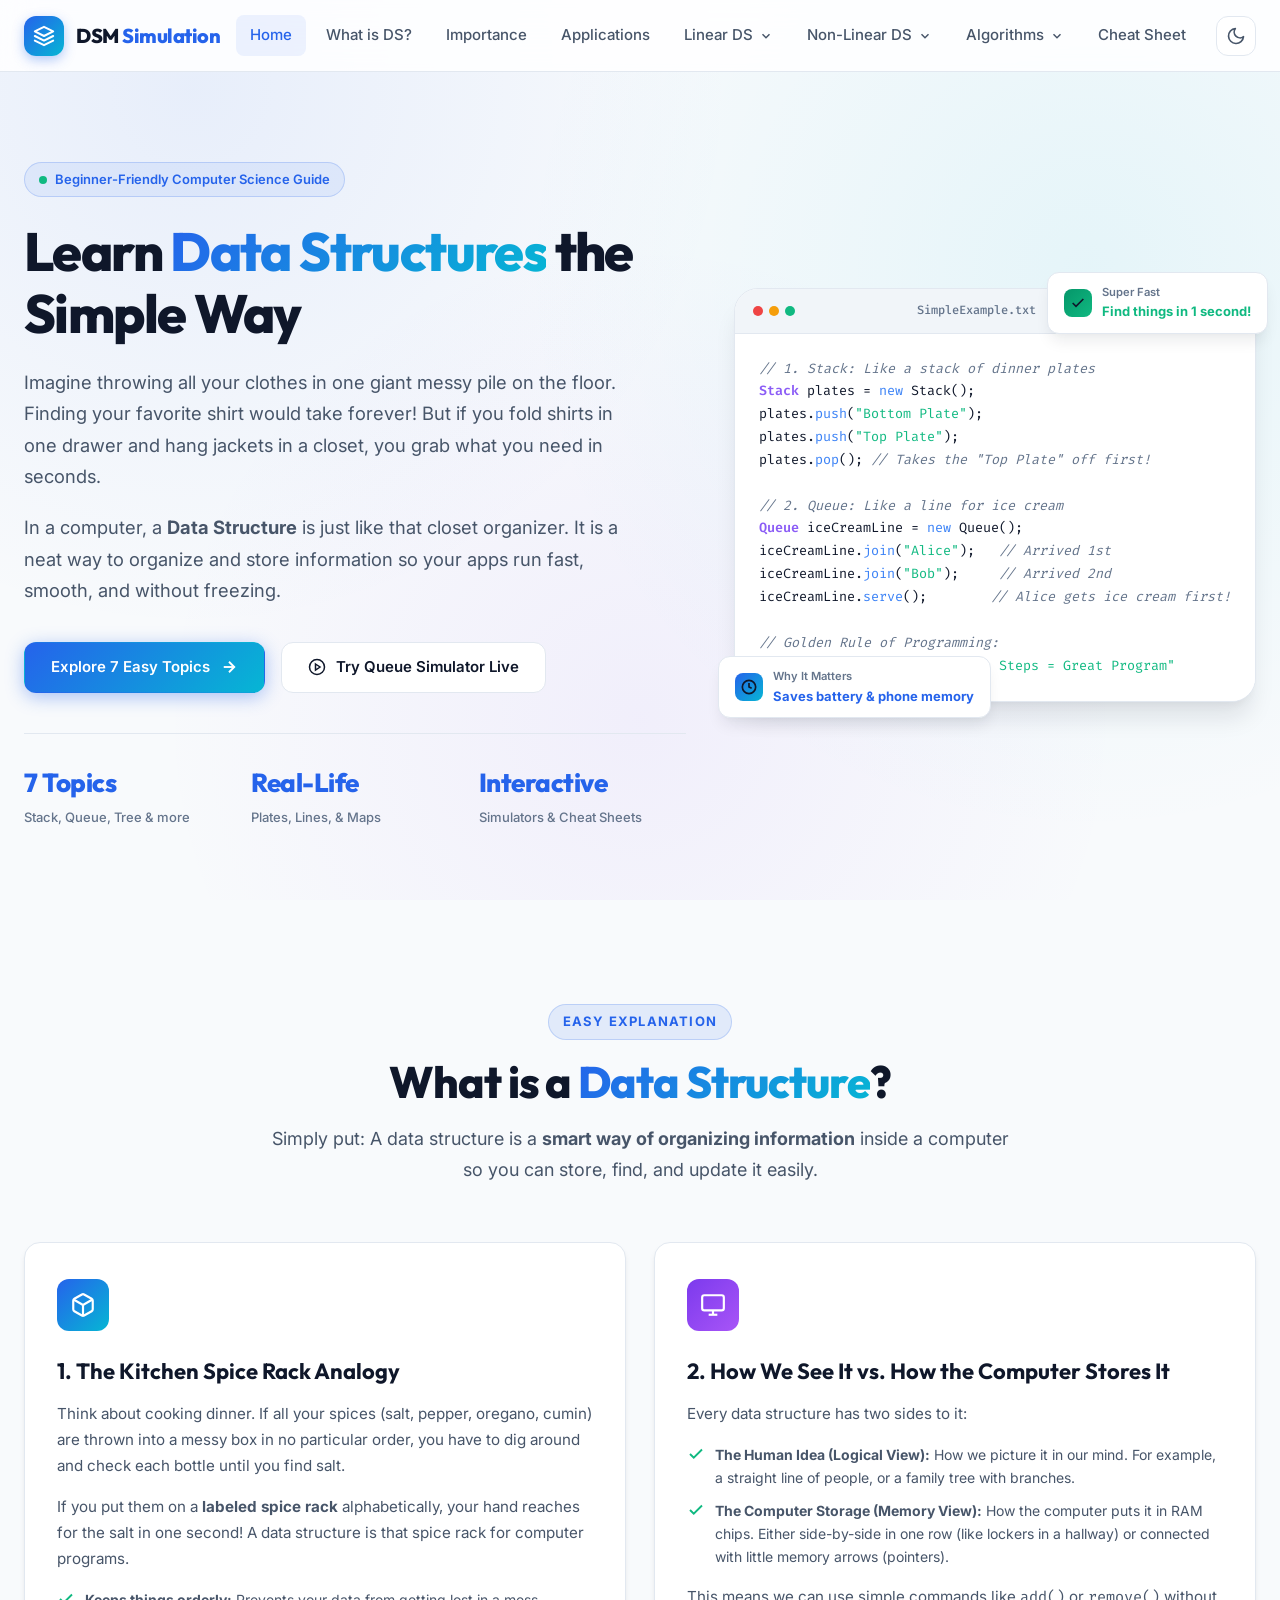
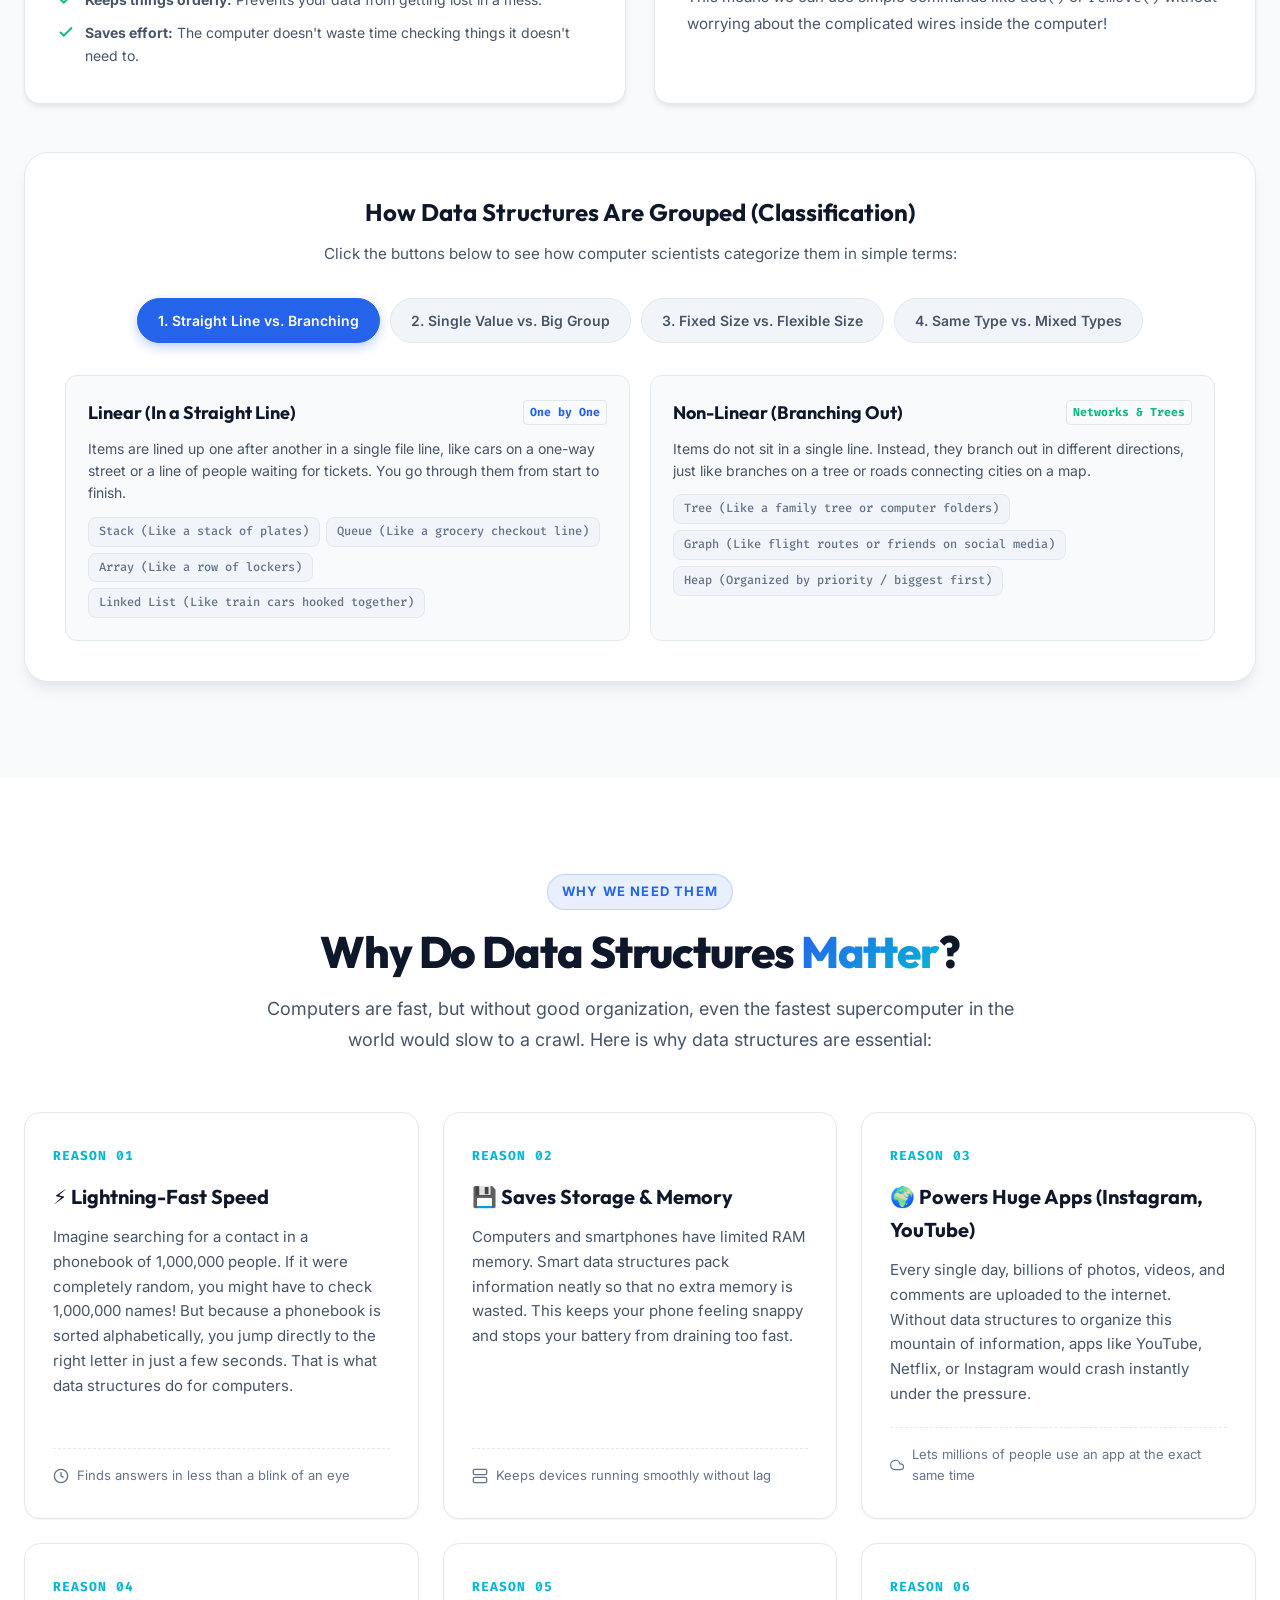
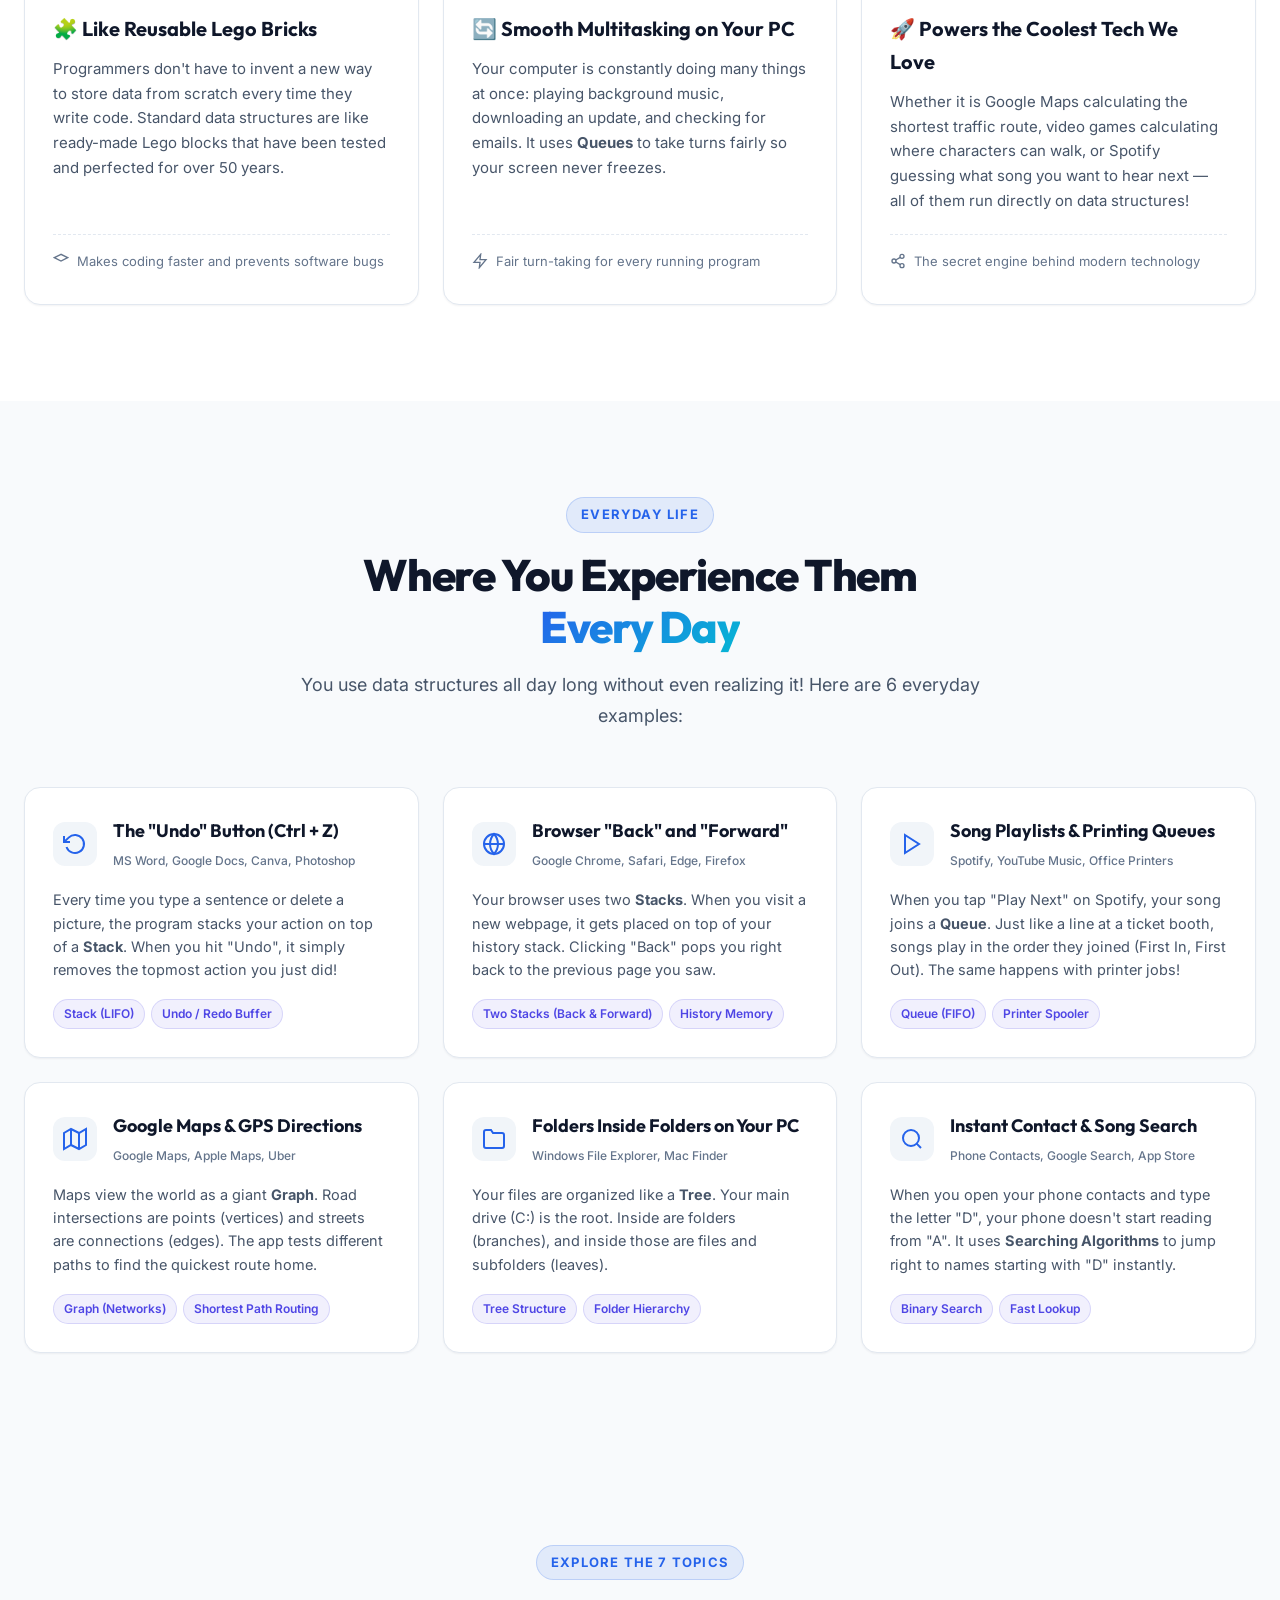
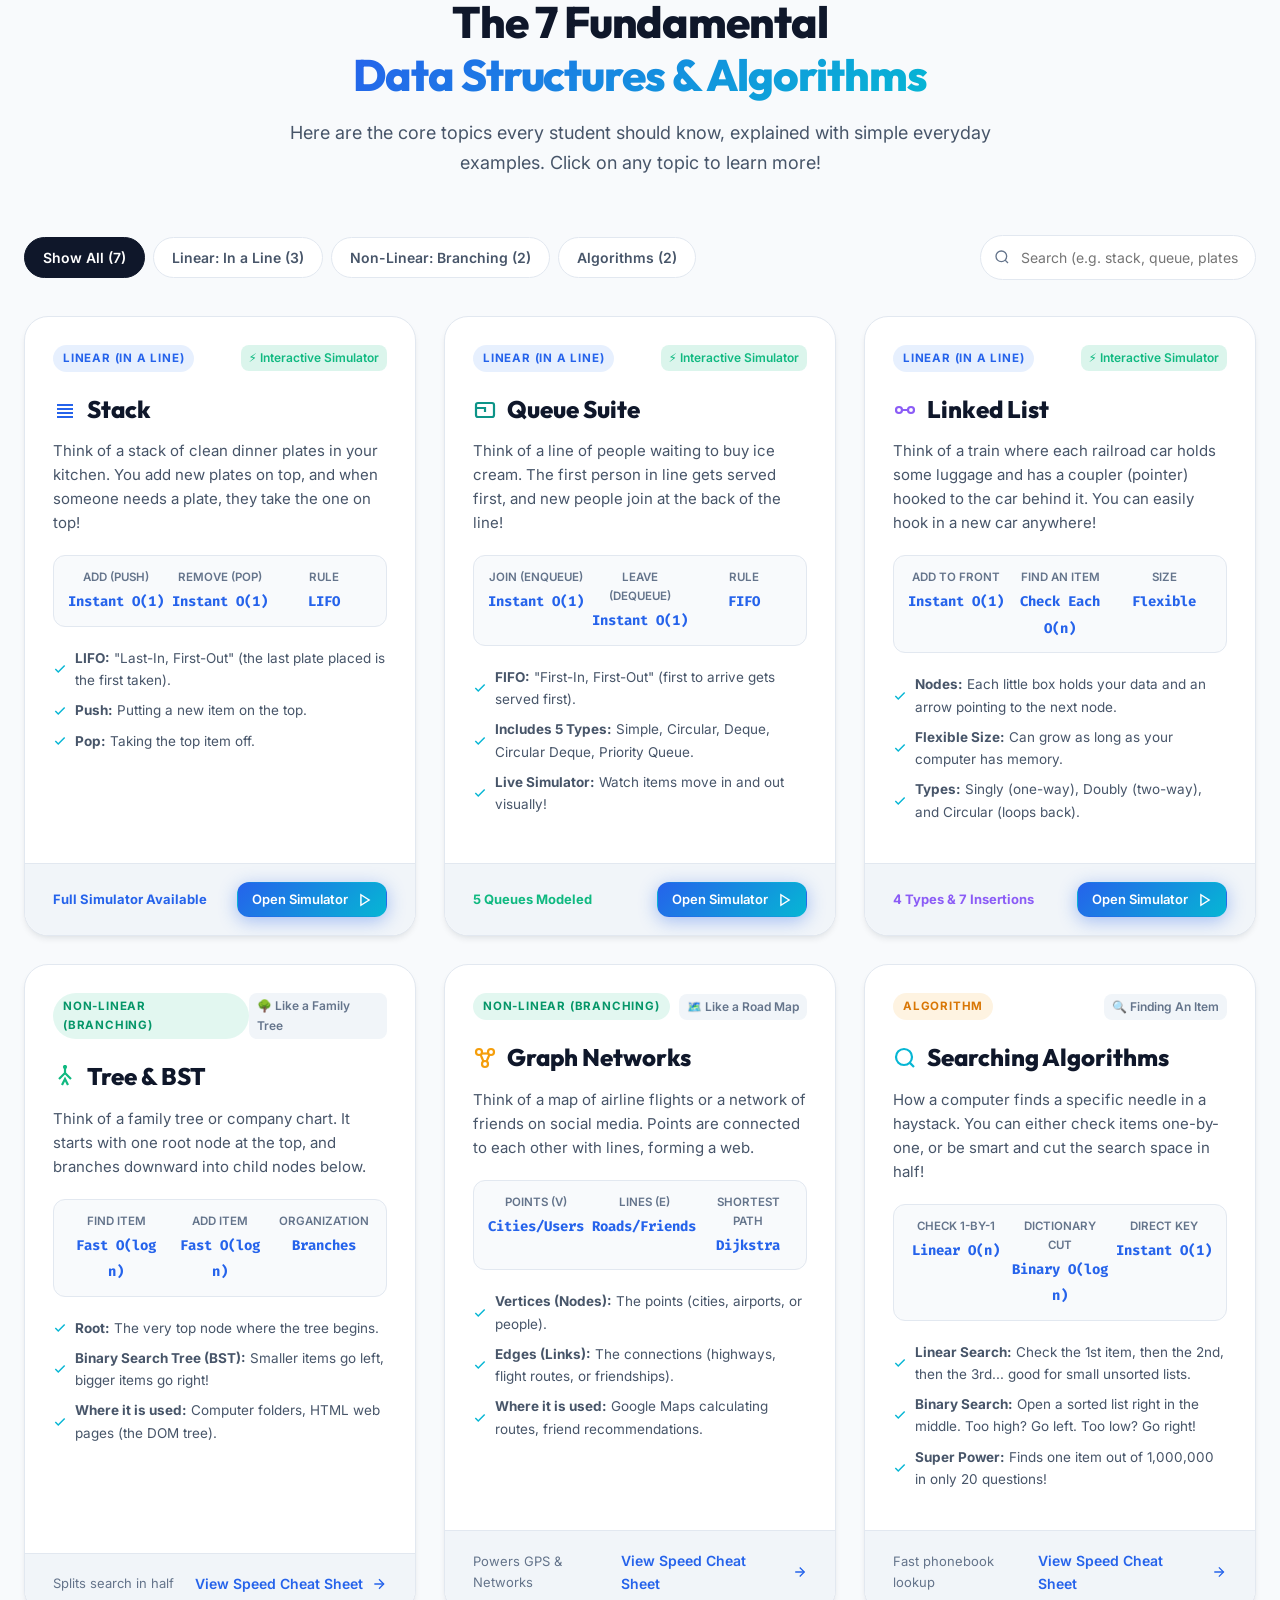
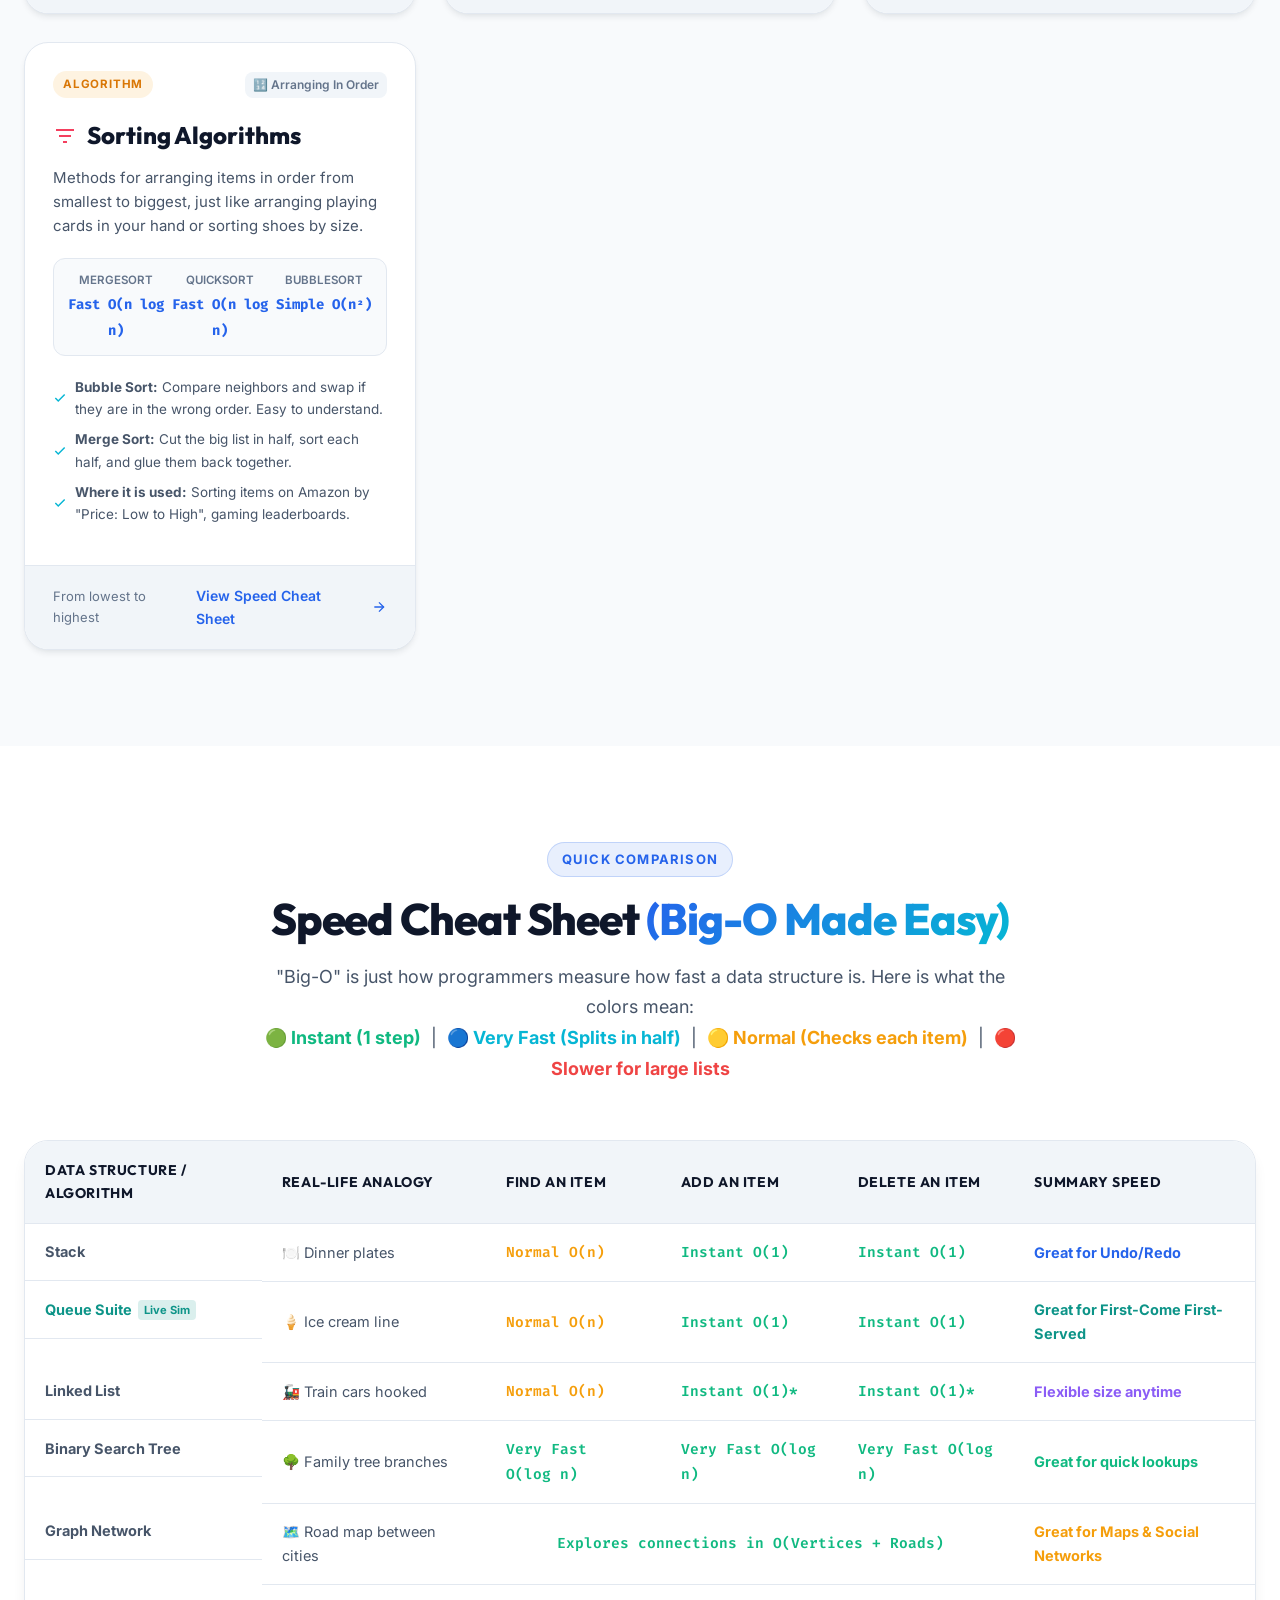
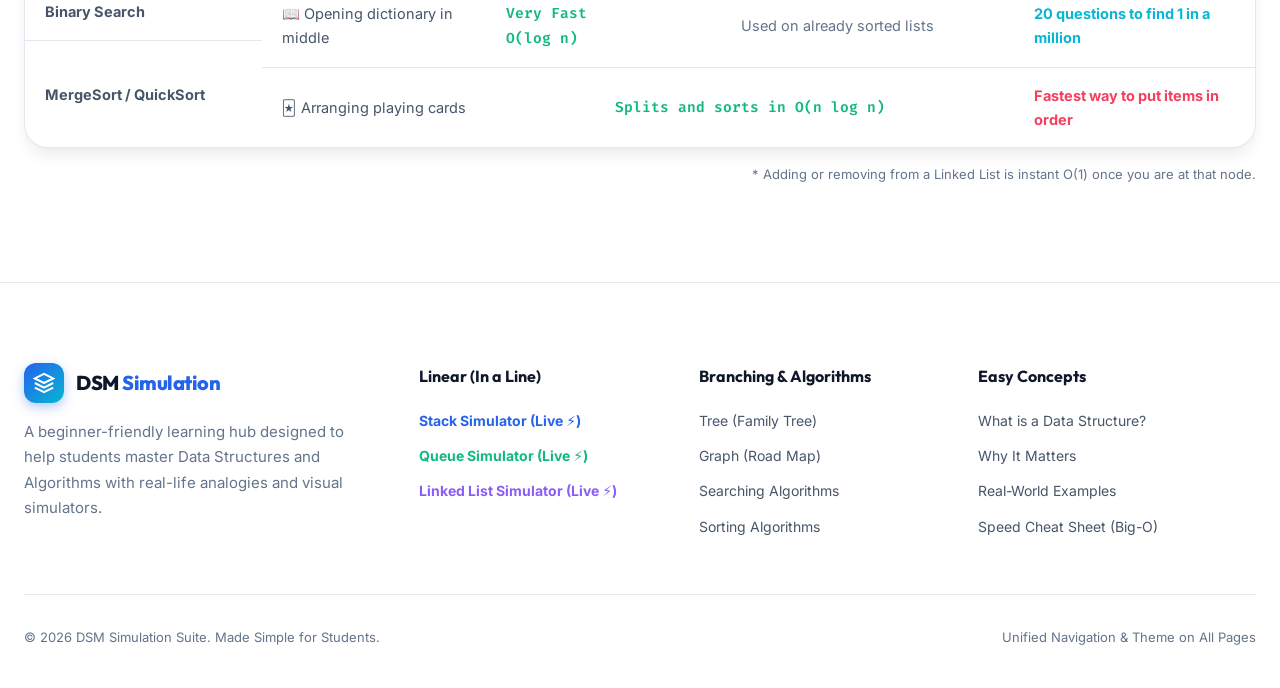
<file: index.html>
<!DOCTYPE html>
<html lang="en">
<head>
    <meta charset="UTF-8">
    <meta name="viewport" content="width=device-width, initial-scale=1.0">
    <title>Data Structures Made Simple | DSM Interactive Hub</title>
    <meta name="description" content="Learn Data Structures and Algorithms the simple and fun way with easy analogies, real-world examples, interactive simulations, and cheat sheets.">

    <!-- Google Fonts -->
    <link rel="preconnect" href="https://fonts.googleapis.com">
    <link rel="preconnect" href="https://fonts.gstatic.com" crossorigin>
    <link href="https://fonts.googleapis.com/css2?family=Inter:wght@300;400;500;600;700&family=Outfit:wght@400;500;600;700;800&family=Fira+Code:wght@400;500;600&display=swap" rel="stylesheet">

    <!-- Unified Shared Stylesheet -->
    <link rel="stylesheet" href="style.css">

    <!-- Core Interactive Logic -->
    <script src="main.js" defer></script>
</head>
<body>

    <!-- ========================================================================
         1. UNIFIED NAVIGATION BAR (SHARED ACROSS ALL PAGES)
         ======================================================================== -->
    <nav class="navbar" id="navbar">
        <div class="container navbar-inner">
            <!-- Brand Logo -->
            <a href="index.html" class="nav-brand" aria-label="DSM Simulation Home">
                <div class="nav-logo-icon">
                    <svg width="22" height="22" viewBox="0 0 24 24" fill="none" stroke="currentColor" stroke-width="2.2" stroke-linecap="round" stroke-linejoin="round">
                        <polygon points="12 2 2 7 12 12 22 7 12 2"></polygon>
                        <polyline points="2 17 12 22 22 17"></polyline>
                        <polyline points="2 12 12 17 22 12"></polyline>
                    </svg>
                </div>
                <div class="nav-logo-text">DSM <span>Simulation</span></div>
            </a>

            <!-- Desktop Menu with all requested topics -->
            <ul class="nav-menu">
                <li class="nav-item">
                    <a href="index.html#hero" class="nav-link active">Home</a>
                </li>
                <li class="nav-item">
                    <a href="index.html#definition" class="nav-link">What is DS?</a>
                </li>
                <li class="nav-item">
                    <a href="index.html#importance" class="nav-link">Importance</a>
                </li>
                <li class="nav-item">
                    <a href="index.html#applications" class="nav-link">Applications</a>
                </li>

                <!-- Linear Data Structures Menu Dropdown -->
                <li class="nav-item">
                    <a href="index.html#modules" class="nav-link">
                        Linear DS
                        <svg class="chevron" viewBox="0 0 24 24" fill="none" stroke="currentColor" stroke-width="2.5">
                            <polyline points="6 9 12 15 18 9"></polyline>
                        </svg>
                    </a>
                    <div class="nav-dropdown">
                        <a href="stack_cheatsheet.html" class="dropdown-link">
                            <svg width="18" height="18" viewBox="0 0 24 24" fill="none" stroke="currentColor" stroke-width="2"><path d="M4 19h16M4 15h16M4 11h16M4 7h16"/></svg>
                            Stack 
                           
                        </a>
                        <a href="queue_cheatsheet.html" class="dropdown-link">
                            <svg width="18" height="18" viewBox="0 0 24 24" fill="none" stroke="currentColor" stroke-width="2"><rect x="3" y="5" width="18" height="14" rx="2"/><polyline points="3 10 12 10 12 14"/></svg>
                            Queue
                            
                        </a>
                        <a href="linkedlist_cheatsheet.html" class="dropdown-link">
                            <svg width="18" height="18" viewBox="0 0 24 24" fill="none" stroke="currentColor" stroke-width="2"><circle cx="6" cy="12" r="3"/><circle cx="18" cy="12" r="3"/><line x1="9" y1="12" x2="15" y2="12"/></svg>
                            Linked List
                        </a>
                    </div>
                </li>

                <!-- Non-Linear Data Structures Menu Dropdown -->
                <li class="nav-item">
                    <a href="index.html#modules" class="nav-link">
                        Non-Linear DS
                        <svg class="chevron" viewBox="0 0 24 24" fill="none" stroke="currentColor" stroke-width="2.5">
                            <polyline points="6 9 12 15 18 9"></polyline>
                        </svg>
                    </a>
                    <div class="nav-dropdown">
                        <a href="index.html#tree" class="dropdown-link">
                            <svg width="18" height="18" viewBox="0 0 24 24" fill="none" stroke="currentColor" stroke-width="2"><path d="M12 2v6m-6 6l6-6 6 6m-9 6l3-6 3 6"/><circle cx="12" cy="2" r="1"/></svg>
                            Tree & BST
                            
                        </a>
                        <a href="index.html#graph" class="dropdown-link">
                            <svg width="18" height="18" viewBox="0 0 24 24" fill="none" stroke="currentColor" stroke-width="2"><circle cx="6" cy="6" r="3"/><circle cx="18" cy="6" r="3"/><circle cx="12" cy="18" r="3"/><line x1="8.5" y1="7.5" x2="15.5" y2="7.5"/><line x1="7.5" y1="8.5" x2="10.5" y2="15.5"/><line x1="16.5" y1="8.5" x2="13.5" y2="15.5"/></svg>
                            Graph Networks
                          
                        </a>
                    </div>
                </li>

                <!-- Algorithms Dropdown Menu -->
                <li class="nav-item">
                    <a href="index.html#modules" class="nav-link">
                        Algorithms
                        <svg class="chevron" viewBox="0 0 24 24" fill="none" stroke="currentColor" stroke-width="2.5">
                            <polyline points="6 9 12 15 18 9"></polyline>
                        </svg>
                    </a>
                    <div class="nav-dropdown">
                        <a href="index.html#searching" class="dropdown-link">
                            <svg width="18" height="18" viewBox="0 0 24 24" fill="none" stroke="currentColor" stroke-width="2"><circle cx="11" cy="11" r="8"/><line x1="21" y1="21" x2="16.65" y2="16.65"/></svg>
                            Searching (Find Items)
                            
                        </a>
                        <a href="index.html#sorting" class="dropdown-link">
                            <svg width="18" height="18" viewBox="0 0 24 24" fill="none" stroke="currentColor" stroke-width="2"><path d="M3 6h18M6 12h12M10 18h4"/></svg>
                            Sorting (Order Items)
                            
                        </a>
                    </div>
                </li>

                <li class="nav-item">
                    <a href="index.html#cheatsheet" class="nav-link">Cheat Sheet</a>
                </li>
            </ul>

            <!-- Nav Actions -->
            <div class="nav-actions">
                <!-- Theme Toggle Button -->
                <button class="btn-icon theme-toggle" id="themeToggle" aria-label="Toggle light or dark theme" title="Toggle theme">
                    <svg class="sun-icon" viewBox="0 0 24 24" fill="none" stroke="currentColor" stroke-width="2" stroke-linecap="round" stroke-linejoin="round">
                        <circle cx="12" cy="12" r="5"></circle>
                        <line x1="12" y1="1" x2="12" y2="3"></line>
                        <line x1="12" y1="21" x2="12" y2="23"></line>
                        <line x1="4.22" y1="4.22" x2="5.64" y2="5.64"></line>
                        <line x1="18.36" y1="18.36" x2="19.78" y2="19.78"></line>
                        <line x1="1" y1="12" x2="3" y2="12"></line>
                        <line x1="21" y1="12" x2="23" y2="12"></line>
                        <line x1="4.22" y1="19.78" x2="5.64" y2="18.36"></line>
                        <line x1="18.36" y1="5.64" x2="19.78" y2="4.22"></line>
                    </svg>
                    <svg class="moon-icon" viewBox="0 0 24 24" fill="none" stroke="currentColor" stroke-width="2" stroke-linecap="round" stroke-linejoin="round">
                        <path d="M21 12.79A9 9 0 1 1 11.21 3 7 7 0 0 0 21 12.79z"></path>
                    </svg>
                </button>

                <!-- Mobile Hamburger Toggle -->
                <button class="btn-icon mobile-toggle" id="mobileMenuBtn" aria-label="Open mobile navigation menu">
                    <svg width="20" height="20" viewBox="0 0 24 24" fill="none" stroke="currentColor" stroke-width="2" stroke-linecap="round" stroke-linejoin="round">
                        <line x1="3" y1="12" x2="21" y2="12"></line>
                        <line x1="3" y1="6" x2="21" y2="6"></line>
                        <line x1="3" y1="18" x2="21" y2="18"></line>
                    </svg>
                </button>
            </div>
        </div>
    </nav>

    <!-- Mobile Navigation Drawer -->
    <div class="mobile-overlay" id="mobileOverlay"></div>
    <aside class="mobile-drawer" id="mobileDrawer">
        <div class="mobile-drawer-header">
            <div class="nav-brand">
                <div class="nav-logo-icon">
                    <svg width="20" height="20" viewBox="0 0 24 24" fill="none" stroke="currentColor" stroke-width="2.2">
                        <polygon points="12 2 2 7 12 12 22 7 12 2"></polygon>
                        <polyline points="2 17 12 22 22 17"></polyline>
                        <polyline points="2 12 12 17 22 12"></polyline>
                    </svg>
                </div>
                <div class="nav-logo-text">DSM <span>Simulation</span></div>
            </div>
            <button class="btn-icon" id="closeMobileBtn" aria-label="Close navigation drawer">
                <svg width="20" height="20" viewBox="0 0 24 24" fill="none" stroke="currentColor" stroke-width="2">
                    <line x1="18" y1="6" x2="6" y2="18"></line>
                    <line x1="6" y1="6" x2="18" y2="18"></line>
                </svg>
            </button>
        </div>

        <div class="mobile-nav-links">
            <a href="index.html#hero" class="mobile-nav-link">Home Overview</a>
            <a href="index.html#definition" class="mobile-nav-link">What is a Data Structure?</a>
            <a href="index.html#importance" class="mobile-nav-link">Why It Matters</a>
            <a href="index.html#applications" class="mobile-nav-link">Real-World Applications</a>

            <div class="mobile-nav-section-title">Linear Structures</div>
            <a href="stack_cheatsheet.html" class="mobile-nav-link" style="color: var(--accent-blue); font-weight:700;">Stack Simulator (Live ⚡)</a>
            <a href="linkedlist_cheatsheet.html" class="mobile-nav-link" style="color: var(--accent-purple, #a855f7); font-weight:700;">Linked List Simulator (Live ⚡)</a>

            <div class="mobile-nav-section-title">Non-Linear Structures</div>
            <a href="index.html#tree" class="mobile-nav-link">Tree (Family Tree)</a>
            <a href="index.html#graph" class="mobile-nav-link">Graph (Road Map)</a>

            <div class="mobile-nav-section-title">Algorithms</div>
            <a href="index.html#searching" class="mobile-nav-link">Searching (Find Items)</a>
            <a href="index.html#sorting" class="mobile-nav-link">Sorting (Order Items)</a>

            <div class="mobile-nav-section-title">Quick Reference</div>
            <a href="index.html#cheatsheet" class="mobile-nav-link">Speed Cheat Sheet (Big-O)</a>
        </div>
    </aside>

    <!-- ========================================================================
         2. HERO SECTION (SIMPLE & FRIENDLY)
         ======================================================================== -->
    <header class="hero" id="hero">
        <div class="container hero-grid">
            <div class="hero-text-col">
                <div class="hero-badge-pill">
                    <span class="hero-pulse"></span>
                    Beginner-Friendly Computer Science Guide
                </div>
                <h1 class="hero-title">
                    Learn <span class="gradient-text">Data Structures</span> the Simple Way
                </h1>
                <p class="hero-lead">
                    Imagine throwing all your clothes in one giant messy pile on the floor. Finding your favorite shirt would take forever! But if you fold shirts in one drawer and hang jackets in a closet, you grab what you need in seconds.
                </p>
                <p class="hero-lead" style="margin-top:-16px;">
                    In a computer, a <strong>Data Structure</strong> is just like that closet organizer. It is a neat way to organize and store information so your apps run fast, smooth, and without freezing.
                </p>
                <div class="hero-cta-group">
                    <a href="#modules" class="btn btn-primary">
                        Explore 7 Easy Topics
                        <svg width="18" height="18" viewBox="0 0 24 24" fill="none" stroke="currentColor" stroke-width="2.5"><line x1="5" y1="12" x2="19" y2="12"></line><polyline points="12 5 19 12 12 19"></polyline></svg>
                    </a>
                    <a href="queue_cheatsheet.html" class="btn btn-secondary">
                        <svg width="18" height="18" viewBox="0 0 24 24" fill="none" stroke="currentColor" stroke-width="2"><circle cx="12" cy="12" r="10"></circle><polygon points="10 8 16 12 10 16 10 8"></polygon></svg>
                        Try Queue Simulator Live
                    </a>
                </div>

                <!-- Friendly Quick Facts -->
                <div class="hero-stats">
                    <div class="stat-item">
                        <h4>7 Topics</h4>
                        <p>Stack, Queue, Tree & more</p>
                    </div>
                    <div class="stat-item">
                        <h4>Real-Life</h4>
                        <p>Plates, Lines, & Maps</p>
                    </div>
                    <div class="stat-item">
                        <h4>Interactive</h4>
                        <p>Simulators & Cheat Sheets</p>
                    </div>
                </div>
            </div>

            <!-- Hero Simple Visual Card -->
            <div class="hero-visual">
                <div class="floating-chip top-right">
                    <div class="chip-icon icon-emerald">
                        <svg width="16" height="16" viewBox="0 0 24 24" fill="none" stroke="currentColor" stroke-width="2.5"><polyline points="20 6 9 17 4 12"></polyline></svg>
                    </div>
                    <div>
                        <div style="font-size:0.7rem; color:var(--text-muted)">Super Fast</div>
                        <div style="color:var(--accent-emerald); font-weight:700;">Find things in 1 second!</div>
                    </div>
                </div>

                <div class="hero-glass-card">
                    <div class="terminal-header">
                        <div class="terminal-dots">
                            <span class="dot-red"></span>
                            <span class="dot-yellow"></span>
                            <span class="dot-green"></span>
                        </div>
                        <div class="terminal-title">SimpleExample.txt</div>
                        <div style="font-size:0.7rem; color:var(--text-muted)">Beginner View</div>
                    </div>
                    <pre class="terminal-content"><code><span class="code-comment">// 1. Stack: Like a stack of dinner plates</span>
<span class="code-keyword">Stack</span> plates = <span class="code-func">new</span> Stack();
plates.<span class="code-func">push</span>(<span class="code-string">"Bottom Plate"</span>);
plates.<span class="code-func">push</span>(<span class="code-string">"Top Plate"</span>);
plates.<span class="code-func">pop</span>(); <span class="code-comment">// Takes the "Top Plate" off first!</span>

<span class="code-comment">// 2. Queue: Like a line for ice cream</span>
<span class="code-keyword">Queue</span> iceCreamLine = <span class="code-func">new</span> Queue();
iceCreamLine.<span class="code-func">join</span>(<span class="code-string">"Alice"</span>);   <span class="code-comment">// Arrived 1st</span>
iceCreamLine.<span class="code-func">join</span>(<span class="code-string">"Bob"</span>);     <span class="code-comment">// Arrived 2nd</span>
iceCreamLine.<span class="code-func">serve</span>();        <span class="code-comment">// Alice gets ice cream first!</span>

<span class="code-comment">// Golden Rule of Programming:</span>
<span class="code-string">"Good Data Structure + Simple Steps = Great Program"</span></code></pre>
                </div>

                <div class="floating-chip bottom-left">
                    <div class="chip-icon icon-blue">
                        <svg width="16" height="16" viewBox="0 0 24 24" fill="none" stroke="currentColor" stroke-width="2.5"><circle cx="12" cy="12" r="10"></circle><polyline points="12 6 12 12 16 14"></polyline></svg>
                    </div>
                    <div>
                        <div style="font-size:0.7rem; color:var(--text-muted)">Why It Matters</div>
                        <div style="color:var(--accent-blue); font-weight:700;">Saves battery & phone memory</div>
                    </div>
                </div>
            </div>
        </div>
    </header>

    <!-- ========================================================================
         3. SECTION: WHAT IS A DATA STRUCTURE? (SIMPLE EXPLANATION)
         ======================================================================== -->
    <section class="section" id="definition">
        <div class="container">
            <div class="section-header">
                <span class="section-tag">Easy Explanation</span>
                <h2 class="section-title">What is a <span class="gradient-text">Data Structure</span>?</h2>
                <p class="section-description">
                    Simply put: A data structure is a <strong>smart way of organizing information</strong> inside a computer so you can store, find, and update it easily.
                </p>
            </div>

            <!-- Two Easy Concept Cards -->
            <div class="concept-grid">
                <div class="concept-card">
                    <div class="card-icon-box icon-blue">
                        <svg width="26" height="26" viewBox="0 0 24 24" fill="none" stroke="currentColor" stroke-width="2"><path d="M21 16V8a2 2 0 0 0-1-1.73l-7-4a2 2 0 0 0-2 0l-7 4A2 2 0 0 0 3 8v8a2 2 0 0 0 1 1.73l7 4a2 2 0 0 0 2 0l7-4A2 2 0 0 0 21 16z"></path><polyline points="3.27 6.96 12 12.01 20.73 6.96"></polyline><line x1="12" y1="22.08" x2="12" y2="12"></line></svg>
                    </div>
                    <h3>1. The Kitchen Spice Rack Analogy</h3>
                    <p>
                        Think about cooking dinner. If all your spices (salt, pepper, oregano, cumin) are thrown into a messy box in no particular order, you have to dig around and check each bottle until you find salt.
                    </p>
                    <p>
                        If you put them on a <strong>labeled spice rack</strong> alphabetically, your hand reaches for the salt in one second! A data structure is that spice rack for computer programs.
                    </p>
                    <ul class="feature-list">
                        <li>
                            <svg viewBox="0 0 24 24" fill="none" stroke="currentColor" stroke-width="2.5"><polyline points="20 6 9 17 4 12"></polyline></svg>
                            <span><strong>Keeps things orderly:</strong> Prevents your data from getting lost in a mess.</span>
                        </li>
                        <li>
                            <svg viewBox="0 0 24 24" fill="none" stroke="currentColor" stroke-width="2.5"><polyline points="20 6 9 17 4 12"></polyline></svg>
                            <span><strong>Saves effort:</strong> The computer doesn't waste time checking things it doesn't need to.</span>
                        </li>
                    </ul>
                </div>

                <div class="concept-card">
                    <div class="card-icon-box icon-purple">
                        <svg width="26" height="26" viewBox="0 0 24 24" fill="none" stroke="currentColor" stroke-width="2"><rect x="2" y="3" width="20" height="14" rx="2" ry="2"></rect><line x1="8" y1="21" x2="16" y2="21"></line><line x1="12" y1="17" x2="12" y2="21"></line></svg>
                    </div>
                    <h3>2. How We See It vs. How the Computer Stores It</h3>
                    <p>
                        Every data structure has two sides to it:
                    </p>
                    <ul class="feature-list" style="margin-bottom:16px;">
                        <li>
                            <svg viewBox="0 0 24 24" fill="none" stroke="currentColor" stroke-width="2.5"><polyline points="20 6 9 17 4 12"></polyline></svg>
                            <span><strong>The Human Idea (Logical View):</strong> How we picture it in our mind. For example, a straight line of people, or a family tree with branches.</span>
                        </li>
                        <li>
                            <svg viewBox="0 0 24 24" fill="none" stroke="currentColor" stroke-width="2.5"><polyline points="20 6 9 17 4 12"></polyline></svg>
                            <span><strong>The Computer Storage (Memory View):</strong> How the computer puts it in RAM chips. Either side-by-side in one row (like lockers in a hallway) or connected with little memory arrows (pointers).</span>
                        </li>
                    </ul>
                    <p>
                        This means we can use simple commands like <code>add()</code> or <code>remove()</code> without worrying about the complicated wires inside the computer!
                    </p>
                </div>
            </div>

            <!-- Interactive Classification Tabs (In Plain English) -->
            <div class="taxonomy-box">
                <div class="taxonomy-header">
                    <h3>How Data Structures Are Grouped (Classification)</h3>
                    <p style="color:var(--text-secondary); font-size:0.95rem;">Click the buttons below to see how computer scientists categorize them in simple terms:</p>
                </div>

                <div class="taxonomy-nav">
                    <button class="tab-btn active" data-tab="tab-linear">1. Straight Line vs. Branching</button>
                    <button class="tab-btn" data-tab="tab-primitive">2. Single Value vs. Big Group</button>
                    <button class="tab-btn" data-tab="tab-static">3. Fixed Size vs. Flexible Size</button>
                    <button class="tab-btn" data-tab="tab-homogeneous">4. Same Type vs. Mixed Types</button>
                </div>

                <!-- Tab 1: Linear vs Non-Linear -->
                <div class="taxonomy-tab-pane active" id="tab-linear">
                    <div class="taxonomy-grid">
                        <div class="tax-item">
                            <h4>Linear (In a Straight Line) <span class="tag-badge" style="color:var(--accent-blue)">One by One</span></h4>
                            <p>Items are lined up one after another in a single file line, like cars on a one-way street or a line of people waiting for tickets. You go through them from start to finish.</p>
                            <div class="tax-pill-list">
                                <span class="tax-pill">Stack (Like a stack of plates)</span>
                                <span class="tax-pill">Queue (Like a grocery checkout line)</span>
                                <span class="tax-pill">Array (Like a row of lockers)</span>
                                <span class="tax-pill">Linked List (Like train cars hooked together)</span>
                            </div>
                        </div>
                        <div class="tax-item">
                            <h4>Non-Linear (Branching Out) <span class="tag-badge" style="color:var(--accent-emerald)">Networks & Trees</span></h4>
                            <p>Items do not sit in a single line. Instead, they branch out in different directions, just like branches on a tree or roads connecting cities on a map.</p>
                            <div class="tax-pill-list">
                                <span class="tax-pill">Tree (Like a family tree or computer folders)</span>
                                <span class="tax-pill">Graph (Like flight routes or friends on social media)</span>
                                <span class="tax-pill">Heap (Organized by priority / biggest first)</span>
                            </div>
                        </div>
                    </div>
                </div>

                <!-- Tab 2: Primitive vs Non-Primitive -->
                <div class="taxonomy-tab-pane" id="tab-primitive">
                    <div class="taxonomy-grid">
                        <div class="tax-item">
                            <h4>Basic / Primitive <span class="tag-badge" style="color:var(--accent-cyan)">Single Value</span></h4>
                            <p>The simplest building blocks that hold only one single piece of information at a time. The computer natively understands them right away.</p>
                            <div class="tax-pill-list">
                                <span class="tax-pill">Integer: A whole number (like 5 or 100)</span>
                                <span class="tax-pill">Float: A decimal number (like 3.14)</span>
                                <span class="tax-pill">Character: A single letter (like 'A' or 'z')</span>
                                <span class="tax-pill">Boolean: True or False (Yes or No)</span>
                            </div>
                        </div>
                        <div class="tax-item">
                            <h4>Composite / Non-Primitive <span class="tag-badge" style="color:var(--accent-purple)">Group of Values</span></h4>
                            <p>Created by programmers by combining many basic values together to store larger lists, tables, and collections.</p>
                            <div class="tax-pill-list">
                                <span class="tax-pill">A list of all student names in a school</span>
                                <span class="tax-pill">A music playlist of 50 songs</span>
                                <span class="tax-pill">A chessboard matrix of 64 squares</span>
                            </div>
                        </div>
                    </div>
                </div>

                <!-- Tab 3: Static vs Dynamic -->
                <div class="taxonomy-tab-pane" id="tab-static">
                    <div class="taxonomy-grid">
                        <div class="tax-item">
                            <h4>Fixed Size (Static) <span class="tag-badge" style="color:var(--accent-amber)">Cannot Grow</span></h4>
                            <p>Its size is decided at the very beginning and cannot change while the program is running. Like an egg carton with exactly 12 holes — you can never put a 13th egg in it!</p>
                            <div class="tax-pill-list">
                                <span class="tax-pill">Standard fixed arrays</span>
                                <span class="tax-pill">Fixed-size buffers</span>
                            </div>
                        </div>
                        <div class="tax-item">
                            <h4>Flexible Size (Dynamic) <span class="tag-badge" style="color:var(--accent-rose)">Grows & Shrinks</span></h4>
                            <p>Can easily expand when you want to add more items, and shrink when you delete items. Like a shopping cart that holds as much as you decide to put inside.</p>
                            <div class="tax-pill-list">
                                <span class="tax-pill">Dynamic lists (Vectors)</span>
                                <span class="tax-pill">Linked Lists</span>
                                <span class="tax-pill">Trees & Graphs</span>
                            </div>
                        </div>
                    </div>
                </div>

                <!-- Tab 4: Homogeneous vs Heterogeneous -->
                <div class="taxonomy-tab-pane" id="tab-homogeneous">
                    <div class="taxonomy-grid">
                        <div class="tax-item">
                            <h4>Same Type (Homogeneous) <span class="tag-badge" style="color:var(--accent-blue)">Uniform</span></h4>
                            <p>Every single item inside must be of the exact same kind. For example, a list that holds only numbers, or an egg carton that holds only eggs.</p>
                            <div class="tax-pill-list">
                                <span class="tax-pill">An array of test scores (all numbers)</span>
                                <span class="tax-pill">A word (a string of letters only)</span>
                            </div>
                        </div>
                        <div class="tax-item">
                            <h4>Mixed Types (Heterogeneous) <span class="tag-badge" style="color:var(--accent-indigo)">Different Kinds</span></h4>
                            <p>Can pack different kinds of information together in one single card. Like a student ID card that holds a Name (words), Age (number), and Photo (image).</p>
                            <div class="tax-pill-list">
                                <span class="tax-pill">A Student Profile (Name, Roll No, Marks)</span>
                                <span class="tax-pill">An Online Order (Item, Price, Address)</span>
                            </div>
                        </div>
                    </div>
                </div>
            </div>
        </div>
    </section>

    <!-- ========================================================================
         4. SECTION: WHY ARE DATA STRUCTURES IMPORTANT? (EVERYDAY VALUE)
         ======================================================================== -->
    <section class="section" id="importance" style="background: var(--bg-secondary);">
        <div class="container">
            <div class="section-header">
                <span class="section-tag">Why We Need Them</span>
                <h2 class="section-title">Why Do Data Structures <span class="gradient-text">Matter</span>?</h2>
                <p class="section-description">
                    Computers are fast, but without good organization, even the fastest supercomputer in the world would slow to a crawl. Here is why data structures are essential:
                </p>
            </div>

            <div class="importance-grid">
                <!-- 1. Lightning Fast Speed -->
                <div class="importance-card">
                    <div class="importance-num">Reason 01</div>
                    <h3>⚡ Lightning-Fast Speed</h3>
                    <p>
                        Imagine searching for a contact in a phonebook of 1,000,000 people. If it were completely random, you might have to check 1,000,000 names! But because a phonebook is sorted alphabetically, you jump directly to the right letter in just a few seconds. That is what data structures do for computers.
                    </p>
                    <div class="importance-meta">
                        <svg width="16" height="16" viewBox="0 0 24 24" fill="none" stroke="currentColor" stroke-width="2"><circle cx="12" cy="12" r="10"></circle><polyline points="12 6 12 12 16 14"></polyline></svg>
                        Finds answers in less than a blink of an eye
                    </div>
                </div>

                <!-- 2. Saves Computer Memory -->
                <div class="importance-card">
                    <div class="importance-num">Reason 02</div>
                    <h3>💾 Saves Storage & Memory</h3>
                    <p>
                        Computers and smartphones have limited RAM memory. Smart data structures pack information neatly so that no extra memory is wasted. This keeps your phone feeling snappy and stops your battery from draining too fast.
                    </p>
                    <div class="importance-meta">
                        <svg width="16" height="16" viewBox="0 0 24 24" fill="none" stroke="currentColor" stroke-width="2"><rect x="2" y="2" width="20" height="8" rx="2" ry="2"></rect><rect x="2" y="14" width="20" height="8" rx="2" ry="2"></rect><line x1="6" y1="6" x2="6.01" y2="6"></line><line x1="6" y1="18" x2="6.01" y2="18"></line></svg>
                        Keeps devices running smoothly without lag
                    </div>
                </div>

                <!-- 3. Handles Giant Apps -->
                <div class="importance-card">
                    <div class="importance-num">Reason 03</div>
                    <h3>🌍 Powers Huge Apps (Instagram, YouTube)</h3>
                    <p>
                        Every single day, billions of photos, videos, and comments are uploaded to the internet. Without data structures to organize this mountain of information, apps like YouTube, Netflix, or Instagram would crash instantly under the pressure.
                    </p>
                    <div class="importance-meta">
                        <svg width="16" height="16" viewBox="0 0 24 24" fill="none" stroke="currentColor" stroke-width="2"><path d="M18 10h-1.26A8 8 0 1 0 9 20h9a5 5 0 0 0 0-10z"></path></svg>
                        Lets millions of people use an app at the exact same time
                    </div>
                </div>

                <!-- 4. Clean, Tested Building Blocks -->
                <div class="importance-card">
                    <div class="importance-num">Reason 04</div>
                    <h3>🧩 Like Reusable Lego Bricks</h3>
                    <p>
                        Programmers don't have to invent a new way to store data from scratch every time they write code. Standard data structures are like ready-made Lego blocks that have been tested and perfected for over 50 years.
                    </p>
                    <div class="importance-meta">
                        <svg width="16" height="16" viewBox="0 0 24 24" fill="none" stroke="currentColor" stroke-width="2"><polygon points="12 2 2 7 12 12 22 7 12 2"></polygon></svg>
                        Makes coding faster and prevents software bugs
                    </div>
                </div>

                <!-- 5. Multitasking Without Freezing -->
                <div class="importance-card">
                    <div class="importance-num">Reason 05</div>
                    <h3>🔄 Smooth Multitasking on Your PC</h3>
                    <p>
                        Your computer is constantly doing many things at once: playing background music, downloading an update, and checking for emails. It uses <strong>Queues</strong> to take turns fairly so your screen never freezes.
                    </p>
                    <div class="importance-meta">
                        <svg width="16" height="16" viewBox="0 0 24 24" fill="none" stroke="currentColor" stroke-width="2"><polygon points="13 2 3 14 12 14 11 22 21 10 12 10 13 2"></polygon></svg>
                        Fair turn-taking for every running program
                    </div>
                </div>

                <!-- 6. Powers Cool Features (Maps, Games, AI) -->
                <div class="importance-card">
                    <div class="importance-num">Reason 06</div>
                    <h3>🚀 Powers the Coolest Tech We Love</h3>
                    <p>
                        Whether it is Google Maps calculating the shortest traffic route, video games calculating where characters can walk, or Spotify guessing what song you want to hear next — all of them run directly on data structures!
                    </p>
                    <div class="importance-meta">
                        <svg width="16" height="16" viewBox="0 0 24 24" fill="none" stroke="currentColor" stroke-width="2"><circle cx="18" cy="5" r="3"></circle><circle cx="6" cy="12" r="3"></circle><circle cx="18" cy="19" r="3"></circle><line x1="8.59" y1="13.51" x2="15.42" y2="17.49"></line><line x1="15.41" y1="6.51" x2="8.59" y2="10.49"></line></svg>
                        The secret engine behind modern technology
                    </div>
                </div>
            </div>
        </div>
    </section>

    <!-- ========================================================================
         5. SECTION: REAL-WORLD APPLICATIONS (EVERYDAY EXAMPLES)
         ======================================================================== -->
    <section class="section" id="applications">
        <div class="container">
            <div class="section-header">
                <span class="section-tag">Everyday Life</span>
                <h2 class="section-title">Where You Experience Them <span class="gradient-text">Every Day</span></h2>
                <p class="section-description">
                    You use data structures all day long without even realizing it! Here are 6 everyday examples:
                </p>
            </div>

            <div class="applications-grid">
                <!-- App 1: Undo / Redo -->
                <div class="app-card">
                    <div class="app-header">
                        <div class="app-icon">
                            <svg width="24" height="24" viewBox="0 0 24 24" fill="none" stroke="currentColor" stroke-width="2"><polyline points="1 4 1 10 7 10"></polyline><path d="M3.51 15a9 9 0 1 0 2.13-9.36L1 10"></path></svg>
                        </div>
                        <div class="app-header-text">
                            <h4>The "Undo" Button (Ctrl + Z)</h4>
                            <span>MS Word, Google Docs, Canva, Photoshop</span>
                        </div>
                    </div>
                    <p>
                        Every time you type a sentence or delete a picture, the program stacks your action on top of a <strong>Stack</strong>. When you hit "Undo", it simply removes the topmost action you just did!
                    </p>
                    <div class="app-tags">
                        <span class="app-tag">Stack (LIFO)</span>
                        <span class="app-tag">Undo / Redo Buffer</span>
                    </div>
                </div>

                <!-- App 2: Web Browser Back Button -->
                <div class="app-card">
                    <div class="app-header">
                        <div class="app-icon">
                            <svg width="24" height="24" viewBox="0 0 24 24" fill="none" stroke="currentColor" stroke-width="2"><circle cx="12" cy="12" r="10"></circle><line x1="2" y1="12" x2="22" y2="12"></line><path d="M12 2a15.3 15.3 0 0 1 4 10 15.3 15.3 0 0 1-4 10 15.3 15.3 0 0 1-4-10 15.3 15.3 0 0 1 4-10z"></path></svg>
                        </div>
                        <div class="app-header-text">
                            <h4>Browser "Back" and "Forward"</h4>
                            <span>Google Chrome, Safari, Edge, Firefox</span>
                        </div>
                    </div>
                    <p>
                        Your browser uses two <strong>Stacks</strong>. When you visit a new webpage, it gets placed on top of your history stack. Clicking "Back" pops you right back to the previous page you saw.
                    </p>
                    <div class="app-tags">
                        <span class="app-tag">Two Stacks (Back & Forward)</span>
                        <span class="app-tag">History Memory</span>
                    </div>
                </div>

                <!-- App 3: Music Playlists -->
                <div class="app-card">
                    <div class="app-header">
                        <div class="app-icon">
                            <svg width="24" height="24" viewBox="0 0 24 24" fill="none" stroke="currentColor" stroke-width="2"><polygon points="5 3 19 12 5 21 5 3"></polygon></svg>
                        </div>
                        <div class="app-header-text">
                            <h4>Song Playlists & Printing Queues</h4>
                            <span>Spotify, YouTube Music, Office Printers</span>
                        </div>
                    </div>
                    <p>
                        When you tap "Play Next" on Spotify, your song joins a <strong>Queue</strong>. Just like a line at a ticket booth, songs play in the order they joined (First In, First Out). The same happens with printer jobs!
                    </p>
                    <div class="app-tags">
                        <span class="app-tag">Queue (FIFO)</span>
                        <span class="app-tag">Printer Spooler</span>
                    </div>
                </div>

                <!-- App 4: GPS Navigation -->
                <div class="app-card">
                    <div class="app-header">
                        <div class="app-icon">
                            <svg width="24" height="24" viewBox="0 0 24 24" fill="none" stroke="currentColor" stroke-width="2"><polygon points="1 6 1 22 8 18 16 22 23 18 23 2 16 6 8 2 1 6"></polygon><line x1="8" y1="2" x2="8" y2="18"></line><line x1="16" y1="6" x2="16" y2="22"></line></svg>
                        </div>
                        <div class="app-header-text">
                            <h4>Google Maps & GPS Directions</h4>
                            <span>Google Maps, Apple Maps, Uber</span>
                        </div>
                    </div>
                    <p>
                        Maps view the world as a giant <strong>Graph</strong>. Road intersections are points (vertices) and streets are connections (edges). The app tests different paths to find the quickest route home.
                    </p>
                    <div class="app-tags">
                        <span class="app-tag">Graph (Networks)</span>
                        <span class="app-tag">Shortest Path Routing</span>
                    </div>
                </div>

                <!-- App 5: Computer Folders -->
                <div class="app-card">
                    <div class="app-header">
                        <div class="app-icon">
                            <svg width="24" height="24" viewBox="0 0 24 24" fill="none" stroke="currentColor" stroke-width="2"><path d="M22 19a2 2 0 0 1-2 2H4a2 2 0 0 1-2-2V5a2 2 0 0 1 2-2h5l2 3h9a2 2 0 0 1 2 2z"></path></svg>
                        </div>
                        <div class="app-header-text">
                            <h4>Folders Inside Folders on Your PC</h4>
                            <span>Windows File Explorer, Mac Finder</span>
                        </div>
                    </div>
                    <p>
                        Your files are organized like a <strong>Tree</strong>. Your main drive (C:) is the root. Inside are folders (branches), and inside those are files and subfolders (leaves).
                    </p>
                    <div class="app-tags">
                        <span class="app-tag">Tree Structure</span>
                        <span class="app-tag">Folder Hierarchy</span>
                    </div>
                </div>

                <!-- App 6: Phone Contact Search -->
                <div class="app-card">
                    <div class="app-header">
                        <div class="app-icon">
                            <svg width="24" height="24" viewBox="0 0 24 24" fill="none" stroke="currentColor" stroke-width="2"><circle cx="11" cy="11" r="8"></circle><line x1="21" y1="21" x2="16.65" y2="16.65"></line></svg>
                        </div>
                        <div class="app-header-text">
                            <h4>Instant Contact & Song Search</h4>
                            <span>Phone Contacts, Google Search, App Store</span>
                        </div>
                    </div>
                    <p>
                        When you open your phone contacts and type the letter "D", your phone doesn't start reading from "A". It uses <strong>Searching Algorithms</strong> to jump right to names starting with "D" instantly.
                    </p>
                    <div class="app-tags">
                        <span class="app-tag">Binary Search</span>
                        <span class="app-tag">Fast Lookup</span>
                    </div>
                </div>
            </div>
        </div>
    </section>

    <!-- ========================================================================
         6. SECTION: THE 7 CORE TOPICS (SIMPLIFIED MENU CARDS)
         ======================================================================== -->
    <section class="section" id="modules" style="background: var(--bg-primary);">
        <div class="container">
            <div class="section-header">
                <span class="section-tag">Explore The 7 Topics</span>
                <h2 class="section-title">The 7 Fundamental <span class="gradient-text">Data Structures & Algorithms</span></h2>
                <p class="section-description">
                    Here are the core topics every student should know, explained with simple everyday examples. Click on any topic to learn more!
                </p>
            </div>

            <!-- Hub Toolbar (Filters + Live Search) -->
            <div class="hub-toolbar">
                <div class="hub-filters">
                    <button class="filter-btn active" data-filter="all">Show All (7)</button>
                    <button class="filter-btn" data-filter="linear">Linear: In a Line (3)</button>
                    <button class="filter-btn" data-filter="nonlinear">Non-Linear: Branching (2)</button>
                    <button class="filter-btn" data-filter="algorithm">Algorithms (2)</button>
                </div>

                <div class="hub-search-box">
                    <svg viewBox="0 0 24 24" fill="none" stroke="currentColor" stroke-width="2">
                        <circle cx="11" cy="11" r="8"></circle>
                        <line x1="21" y1="21" x2="16.65" y2="16.65"></line>
                    </svg>
                    <input type="text" id="hubSearch" placeholder="Search (e.g. stack, queue, plates, tree)..." aria-label="Search modules">
                </div>
            </div>

            <!-- Fallback for empty search -->
            <div id="noSearchResults" style="display: none; text-align: center; padding: 48px 0; color: var(--text-muted);">
                <p style="font-size: 1.125rem; font-weight: 600;">No matching topics found.</p>
                <p style="font-size: 0.875rem;">Try typing "queue", "stack", "plates", "tree", or "search".</p>
            </div>

            <!-- Modules Grid -->
            <div class="modules-grid" id="modulesGrid">

                <!-- 1. STACK -->
                <article class="module-card" id="stack" data-type="linear" data-category="stack" data-keywords="stack lifo plates push pop undo redo back button linear">
                    <div class="card-top">
                        <div class="card-top-meta">
                            <span class="category-badge badge-linear">Linear (In a Line)</span>
                            <span class="status-badge live-sim">⚡ Interactive Simulator</span>
                        </div>
                        <h3 class="module-title">
                            <svg width="24" height="24" viewBox="0 0 24 24" fill="none" stroke="currentColor" stroke-width="2.2" style="color:var(--accent-blue)"><path d="M4 19h16M4 15h16M4 11h16M4 7h16"/></svg>
                            Stack
                        </h3>
                        <p class="module-desc">
                            Think of a stack of clean dinner plates in your kitchen. You add new plates on top, and when someone needs a plate, they take the one on top!
                        </p>

                        <div class="complexity-snippet">
                            <div class="c-item">
                                <span>Add (Push)</span>
                                <code>Instant O(1)</code>
                            </div>
                            <div class="c-item">
                                <span>Remove (Pop)</span>
                                <code>Instant O(1)</code>
                            </div>
                            <div class="c-item">
                                <span>Rule</span>
                                <code>LIFO</code>
                            </div>
                        </div>

                        <ul class="module-specs">
                            <li>
                                <svg viewBox="0 0 24 24" fill="none" stroke="currentColor" stroke-width="2.5"><polyline points="20 6 9 17 4 12"></polyline></svg>
                                <span><strong>LIFO:</strong> "Last-In, First-Out" (the last plate placed is the first taken).</span>
                            </li>
                            <li>
                                <svg viewBox="0 0 24 24" fill="none" stroke="currentColor" stroke-width="2.5"><polyline points="20 6 9 17 4 12"></polyline></svg>
                                <span><strong>Push:</strong> Putting a new item on the top.</span>
                            </li>
                            <li>
                                <svg viewBox="0 0 24 24" fill="none" stroke="currentColor" stroke-width="2.5"><polyline points="20 6 9 17 4 12"></polyline></svg>
                                <span><strong>Pop:</strong> Taking the top item off.</span>
                            </li>
                        </ul>
                    </div>
                    <div class="card-bottom">
                        <span style="font-size:0.8125rem; color:var(--accent-blue); font-weight:700;">Full Simulator Available</span>
                        <a href="stack_cheatsheet.html" class="btn btn-primary" style="padding: 6px 14px; font-size: 0.8125rem;">
                            Open Simulator
                            <svg width="14" height="14" viewBox="0 0 24 24" fill="none" stroke="currentColor" stroke-width="2.5"><polygon points="5 3 19 12 5 21 5 3"></polygon></svg>
                        </a>
                    </div>
                </article>

                <!-- 2. QUEUE -->
                <article class="module-card" id="queue" data-type="linear" data-category="queue" data-keywords="queue fifo line ticket store circular deque priority simulator">
                    <div class="card-top">
                        <div class="card-top-meta">
                            <span class="category-badge badge-linear">Linear (In a Line)</span>
                            <span class="status-badge live-sim">⚡ Interactive Simulator</span>
                        </div>
                        <h3 class="module-title">
                            <svg width="24" height="24" viewBox="0 0 24 24" fill="none" stroke="currentColor" stroke-width="2.2" style="color:var(--accent-teal)"><rect x="3" y="5" width="18" height="14" rx="2"/><polyline points="3 10 12 10 12 14"/></svg>
                            Queue Suite
                        </h3>
                        <p class="module-desc">
                            Think of a line of people waiting to buy ice cream. The first person in line gets served first, and new people join at the back of the line!
                        </p>

                        <div class="complexity-snippet">
                            <div class="c-item">
                                <span>Join (Enqueue)</span>
                                <code>Instant O(1)</code>
                            </div>
                            <div class="c-item">
                                <span>Leave (Dequeue)</span>
                                <code>Instant O(1)</code>
                            </div>
                            <div class="c-item">
                                <span>Rule</span>
                                <code>FIFO</code>
                            </div>
                        </div>

                        <ul class="module-specs">
                            <li>
                                <svg viewBox="0 0 24 24" fill="none" stroke="currentColor" stroke-width="2.5"><polyline points="20 6 9 17 4 12"></polyline></svg>
                                <span><strong>FIFO:</strong> "First-In, First-Out" (first to arrive gets served first).</span>
                            </li>
                            <li>
                                <svg viewBox="0 0 24 24" fill="none" stroke="currentColor" stroke-width="2.5"><polyline points="20 6 9 17 4 12"></polyline></svg>
                                <span><strong>Includes 5 Types:</strong> Simple, Circular, Deque, Circular Deque, Priority Queue.</span>
                            </li>
                            <li>
                                <svg viewBox="0 0 24 24" fill="none" stroke="currentColor" stroke-width="2.5"><polyline points="20 6 9 17 4 12"></polyline></svg>
                                <span><strong>Live Simulator:</strong> Watch items move in and out visually!</span>
                            </li>
                        </ul>
                    </div>
                    <div class="card-bottom">
                        <span style="font-size:0.8125rem; color:var(--accent-emerald); font-weight:700;">5 Queues Modeled</span>
                        <a href="queue_cheatsheet.html" class="btn btn-primary" style="padding: 6px 14px; font-size: 0.8125rem;">
                            Open Simulator
                            <svg width="14" height="14" viewBox="0 0 24 24" fill="none" stroke="currentColor" stroke-width="2.5"><polygon points="5 3 19 12 5 21 5 3"></polygon></svg>
                        </a>
                    </div>
                </article>

                <!-- 3. LINKED LIST -->
                <article class="module-card" id="linkedlist" data-type="linear" data-category="linkedlist" data-keywords="linked list train cars pointers nodes head tail dynamic memory">
                    <div class="card-top">
                        <div class="card-top-meta">
                            <span class="category-badge badge-linear">Linear (In a Line)</span>
                            <span class="status-badge live-sim">⚡ Interactive Simulator</span>
                        </div>
                        <h3 class="module-title">
                            <svg width="24" height="24" viewBox="0 0 24 24" fill="none" stroke="currentColor" stroke-width="2.2" style="color:var(--accent-purple)"><circle cx="6" cy="12" r="3"/><circle cx="18" cy="12" r="3"/><line x1="9" y1="12" x2="15" y2="12"/></svg>
                            Linked List
                        </h3>
                        <p class="module-desc">
                            Think of a train where each railroad car holds some luggage and has a coupler (pointer) hooked to the car behind it. You can easily hook in a new car anywhere!
                        </p>

                        <div class="complexity-snippet">
                            <div class="c-item">
                                <span>Add to Front</span>
                                <code>Instant O(1)</code>
                            </div>
                            <div class="c-item">
                                <span>Find an Item</span>
                                <code>Check Each O(n)</code>
                            </div>
                            <div class="c-item">
                                <span>Size</span>
                                <code>Flexible</code>
                            </div>
                        </div>

                        <ul class="module-specs">
                            <li>
                                <svg viewBox="0 0 24 24" fill="none" stroke="currentColor" stroke-width="2.5"><polyline points="20 6 9 17 4 12"></polyline></svg>
                                <span><strong>Nodes:</strong> Each little box holds your data and an arrow pointing to the next node.</span>
                            </li>
                            <li>
                                <svg viewBox="0 0 24 24" fill="none" stroke="currentColor" stroke-width="2.5"><polyline points="20 6 9 17 4 12"></polyline></svg>
                                <span><strong>Flexible Size:</strong> Can grow as long as your computer has memory.</span>
                            </li>
                            <li>
                                <svg viewBox="0 0 24 24" fill="none" stroke="currentColor" stroke-width="2.5"><polyline points="20 6 9 17 4 12"></polyline></svg>
                                <span><strong>Types:</strong> Singly (one-way), Doubly (two-way), and Circular (loops back).</span>
                            </li>
                        </ul>
                    </div>
                    <div class="card-bottom">
                        <span style="font-size:0.8125rem; color:var(--accent-purple, #a855f7); font-weight:700;">4 Types & 7 Insertions</span>
                        <a href="linkedlist_cheatsheet.html" class="btn btn-primary" style="padding: 6px 14px; font-size: 0.8125rem;">
                            Open Simulator
                            <svg width="14" height="14" viewBox="0 0 24 24" fill="none" stroke="currentColor" stroke-width="2.5"><polygon points="5 3 19 12 5 21 5 3"></polygon></svg>
                        </a>
                    </div>
                </article>

                <!-- 4. TREE -->
                <article class="module-card" id="tree" data-type="nonlinear" data-category="tree" data-keywords="tree binary search bst family hierarchy root branch leaf">
                    <div class="card-top">
                        <div class="card-top-meta">
                            <span class="category-badge badge-nonlinear">Non-Linear (Branching)</span>
                            <span class="status-badge">🌳 Like a Family Tree</span>
                        </div>
                        <h3 class="module-title">
                            <svg width="24" height="24" viewBox="0 0 24 24" fill="none" stroke="currentColor" stroke-width="2.2" style="color:var(--accent-emerald)"><path d="M12 2v6m-6 6l6-6 6 6m-9 6l3-6 3 6"/><circle cx="12" cy="2" r="1"/></svg>
                            Tree & BST
                        </h3>
                        <p class="module-desc">
                            Think of a family tree or company chart. It starts with one root node at the top, and branches downward into child nodes below.
                        </p>

                        <div class="complexity-snippet">
                            <div class="c-item">
                                <span>Find Item</span>
                                <code>Fast O(log n)</code>
                            </div>
                            <div class="c-item">
                                <span>Add Item</span>
                                <code>Fast O(log n)</code>
                            </div>
                            <div class="c-item">
                                <span>Organization</span>
                                <code>Branches</code>
                            </div>
                        </div>

                        <ul class="module-specs">
                            <li>
                                <svg viewBox="0 0 24 24" fill="none" stroke="currentColor" stroke-width="2.5"><polyline points="20 6 9 17 4 12"></polyline></svg>
                                <span><strong>Root:</strong> The very top node where the tree begins.</span>
                            </li>
                            <li>
                                <svg viewBox="0 0 24 24" fill="none" stroke="currentColor" stroke-width="2.5"><polyline points="20 6 9 17 4 12"></polyline></svg>
                                <span><strong>Binary Search Tree (BST):</strong> Smaller items go left, bigger items go right!</span>
                            </li>
                            <li>
                                <svg viewBox="0 0 24 24" fill="none" stroke="currentColor" stroke-width="2.5"><polyline points="20 6 9 17 4 12"></polyline></svg>
                                <span><strong>Where it is used:</strong> Computer folders, HTML web pages (the DOM tree).</span>
                            </li>
                        </ul>
                    </div>
                    <div class="card-bottom">
                        <span style="font-size:0.8125rem; color:var(--text-muted);">Splits search in half</span>
                        <a href="#cheatsheet" class="card-action-btn">
                            View Speed Cheat Sheet
                            <svg width="16" height="16" viewBox="0 0 24 24" fill="none" stroke="currentColor" stroke-width="2"><line x1="5" y1="12" x2="19" y2="12"></line><polyline points="12 5 19 12 12 19"></polyline></svg>
                        </a>
                    </div>
                </article>

                <!-- 5. GRAPH -->
                <article class="module-card" id="graph" data-type="nonlinear" data-category="graph" data-keywords="graph map roads friends social network flights connections">
                    <div class="card-top">
                        <div class="card-top-meta">
                            <span class="category-badge badge-nonlinear">Non-Linear (Branching)</span>
                            <span class="status-badge">🗺️ Like a Road Map</span>
                        </div>
                        <h3 class="module-title">
                            <svg width="24" height="24" viewBox="0 0 24 24" fill="none" stroke="currentColor" stroke-width="2.2" style="color:var(--accent-amber)"><circle cx="6" cy="6" r="3"/><circle cx="18" cy="6" r="3"/><circle cx="12" cy="18" r="3"/><line x1="8.5" y1="7.5" x2="15.5" y2="7.5"/><line x1="7.5" y1="8.5" x2="10.5" y2="15.5"/><line x1="16.5" y1="8.5" x2="13.5" y2="15.5"/></svg>
                            Graph Networks
                        </h3>
                        <p class="module-desc">
                            Think of a map of airline flights or a network of friends on social media. Points are connected to each other with lines, forming a web.
                        </p>

                        <div class="complexity-snippet">
                            <div class="c-item">
                                <span>Points (V)</span>
                                <code>Cities/Users</code>
                            </div>
                            <div class="c-item">
                                <span>Lines (E)</span>
                                <code>Roads/Friends</code>
                            </div>
                            <div class="c-item">
                                <span>Shortest Path</span>
                                <code>Dijkstra</code>
                            </div>
                        </div>

                        <ul class="module-specs">
                            <li>
                                <svg viewBox="0 0 24 24" fill="none" stroke="currentColor" stroke-width="2.5"><polyline points="20 6 9 17 4 12"></polyline></svg>
                                <span><strong>Vertices (Nodes):</strong> The points (cities, airports, or people).</span>
                            </li>
                            <li>
                                <svg viewBox="0 0 24 24" fill="none" stroke="currentColor" stroke-width="2.5"><polyline points="20 6 9 17 4 12"></polyline></svg>
                                <span><strong>Edges (Links):</strong> The connections (highways, flight routes, or friendships).</span>
                            </li>
                            <li>
                                <svg viewBox="0 0 24 24" fill="none" stroke="currentColor" stroke-width="2.5"><polyline points="20 6 9 17 4 12"></polyline></svg>
                                <span><strong>Where it is used:</strong> Google Maps calculating routes, friend recommendations.</span>
                            </li>
                        </ul>
                    </div>
                    <div class="card-bottom">
                        <span style="font-size:0.8125rem; color:var(--text-muted);">Powers GPS & Networks</span>
                        <a href="#cheatsheet" class="card-action-btn">
                            View Speed Cheat Sheet
                            <svg width="16" height="16" viewBox="0 0 24 24" fill="none" stroke="currentColor" stroke-width="2"><line x1="5" y1="12" x2="19" y2="12"></line><polyline points="12 5 19 12 12 19"></polyline></svg>
                        </a>
                    </div>
                </article>

                <!-- 6. SEARCHING -->
                <article class="module-card" id="searching" data-type="algorithm" data-category="searching" data-keywords="searching find binary search linear search dictionary lookup">
                    <div class="card-top">
                        <div class="card-top-meta">
                            <span class="category-badge badge-algo">Algorithm</span>
                            <span class="status-badge">🔍 Finding An Item</span>
                        </div>
                        <h3 class="module-title">
                            <svg width="24" height="24" viewBox="0 0 24 24" fill="none" stroke="currentColor" stroke-width="2.2" style="color:var(--accent-cyan)"><circle cx="11" cy="11" r="8"/><line x1="21" y1="21" x2="16.65" y2="16.65"/></svg>
                            Searching Algorithms
                        </h3>
                        <p class="module-desc">
                            How a computer finds a specific needle in a haystack. You can either check items one-by-one, or be smart and cut the search space in half!
                        </p>

                        <div class="complexity-snippet">
                            <div class="c-item">
                                <span>Check 1-by-1</span>
                                <code>Linear O(n)</code>
                            </div>
                            <div class="c-item">
                                <span>Dictionary Cut</span>
                                <code>Binary O(log n)</code>
                            </div>
                            <div class="c-item">
                                <span>Direct Key</span>
                                <code>Instant O(1)</code>
                            </div>
                        </div>

                        <ul class="module-specs">
                            <li>
                                <svg viewBox="0 0 24 24" fill="none" stroke="currentColor" stroke-width="2.5"><polyline points="20 6 9 17 4 12"></polyline></svg>
                                <span><strong>Linear Search:</strong> Check the 1st item, then the 2nd, then the 3rd... good for small unsorted lists.</span>
                            </li>
                            <li>
                                <svg viewBox="0 0 24 24" fill="none" stroke="currentColor" stroke-width="2.5"><polyline points="20 6 9 17 4 12"></polyline></svg>
                                <span><strong>Binary Search:</strong> Open a sorted list right in the middle. Too high? Go left. Too low? Go right!</span>
                            </li>
                            <li>
                                <svg viewBox="0 0 24 24" fill="none" stroke="currentColor" stroke-width="2.5"><polyline points="20 6 9 17 4 12"></polyline></svg>
                                <span><strong>Super Power:</strong> Finds one item out of 1,000,000 in only 20 questions!</span>
                            </li>
                        </ul>
                    </div>
                    <div class="card-bottom">
                        <span style="font-size:0.8125rem; color:var(--text-muted);">Fast phonebook lookup</span>
                        <a href="#cheatsheet" class="card-action-btn">
                            View Speed Cheat Sheet
                            <svg width="16" height="16" viewBox="0 0 24 24" fill="none" stroke="currentColor" stroke-width="2"><line x1="5" y1="12" x2="19" y2="12"></line><polyline points="12 5 19 12 12 19"></polyline></svg>
                        </a>
                    </div>
                </article>

                <!-- 7. SORTING -->
                <article class="module-card" id="sorting" data-type="algorithm" data-category="sorting" data-keywords="sorting arrange order quicksort mergesort bubblesort cards numbers">
                    <div class="card-top">
                        <div class="card-top-meta">
                            <span class="category-badge badge-algo">Algorithm</span>
                            <span class="status-badge">🔢 Arranging In Order</span>
                        </div>
                        <h3 class="module-title">
                            <svg width="24" height="24" viewBox="0 0 24 24" fill="none" stroke="currentColor" stroke-width="2.2" style="color:var(--accent-rose)"><path d="M3 6h18M6 12h12M10 18h4"/></svg>
                            Sorting Algorithms
                        </h3>
                        <p class="module-desc">
                            Methods for arranging items in order from smallest to biggest, just like arranging playing cards in your hand or sorting shoes by size.
                        </p>

                        <div class="complexity-snippet">
                            <div class="c-item">
                                <span>MergeSort</span>
                                <code>Fast O(n log n)</code>
                            </div>
                            <div class="c-item">
                                <span>QuickSort</span>
                                <code>Fast O(n log n)</code>
                            </div>
                            <div class="c-item">
                                <span>BubbleSort</span>
                                <code>Simple O(n²)</code>
                            </div>
                        </div>

                        <ul class="module-specs">
                            <li>
                                <svg viewBox="0 0 24 24" fill="none" stroke="currentColor" stroke-width="2.5"><polyline points="20 6 9 17 4 12"></polyline></svg>
                                <span><strong>Bubble Sort:</strong> Compare neighbors and swap if they are in the wrong order. Easy to understand.</span>
                            </li>
                            <li>
                                <svg viewBox="0 0 24 24" fill="none" stroke="currentColor" stroke-width="2.5"><polyline points="20 6 9 17 4 12"></polyline></svg>
                                <span><strong>Merge Sort:</strong> Cut the big list in half, sort each half, and glue them back together.</span>
                            </li>
                            <li>
                                <svg viewBox="0 0 24 24" fill="none" stroke="currentColor" stroke-width="2.5"><polyline points="20 6 9 17 4 12"></polyline></svg>
                                <span><strong>Where it is used:</strong> Sorting items on Amazon by "Price: Low to High", gaming leaderboards.</span>
                            </li>
                        </ul>
                    </div>
                    <div class="card-bottom">
                        <span style="font-size:0.8125rem; color:var(--text-muted);">From lowest to highest</span>
                        <a href="#cheatsheet" class="card-action-btn">
                            View Speed Cheat Sheet
                            <svg width="16" height="16" viewBox="0 0 24 24" fill="none" stroke="currentColor" stroke-width="2"><line x1="5" y1="12" x2="19" y2="12"></line><polyline points="12 5 19 12 12 19"></polyline></svg>
                        </a>
                    </div>
                </article>

            </div>
        </div>
    </section>

    <!-- ========================================================================
         7. SECTION: SIMPLE SPEED CHEAT SHEET (BIG-O MADE EASY)
         ======================================================================== -->
    <section class="section" id="cheatsheet" style="background: var(--bg-secondary);">
        <div class="container">
            <div class="section-header">
                <span class="section-tag">Quick Comparison</span>
                <h2 class="section-title">Speed Cheat Sheet <span class="gradient-text">(Big-O Made Easy)</span></h2>
                <p class="section-description">
                    "Big-O" is just how programmers measure how fast a data structure is. Here is what the colors mean:
                    <br>
                    <span style="color:#10b981; font-weight:700;">🟢 Instant (1 step)</span> &nbsp;|&nbsp; 
                    <span style="color:#06b6d4; font-weight:700;">🔵 Very Fast (Splits in half)</span> &nbsp;|&nbsp; 
                    <span style="color:#f59e0b; font-weight:700;">🟡 Normal (Checks each item)</span> &nbsp;|&nbsp; 
                    <span style="color:#ef4444; font-weight:700;">🔴 Slower for large lists</span>
                </p>
            </div>

            <div class="table-container">
                <table class="complexity-table">
                    <thead>
                        <tr>
                            <th>Data Structure / Algorithm</th>
                            <th>Real-Life Analogy</th>
                            <th>Find An Item</th>
                            <th>Add An Item</th>
                            <th>Delete An Item</th>
                            <th>Summary Speed</th>
                        </tr>
                    </thead>
                    <tbody>
                        <tr>
                            <td class="ds-name-cell">
                                <a href="#stack" style="color:inherit;"><strong>Stack</strong></a>
                            </td>
                            <td>🍽️ Dinner plates</td>
                            <td><span class="big-o-fair">Normal O(n)</span></td>
                            <td><span class="big-o-good">Instant O(1)</span></td>
                            <td><span class="big-o-good">Instant O(1)</span></td>
                            <td><strong style="color:var(--accent-blue)">Great for Undo/Redo</strong></td>
                        </tr>
                        <tr>
                            <td class="ds-name-cell">
                                <a href="queue_cheatsheet.html" style="color:var(--accent-teal); display:inline-flex; align-items:center; gap:6px;">
                                    <strong>Queue Suite</strong>
                                    <span style="font-size:0.7rem; background:rgba(13,148,136,0.15); padding:1px 6px; border-radius:4px;">Live Sim</span>
                                </a>
                            </td>
                            <td>🍦 Ice cream line</td>
                            <td><span class="big-o-fair">Normal O(n)</span></td>
                            <td><span class="big-o-good">Instant O(1)</span></td>
                            <td><span class="big-o-good">Instant O(1)</span></td>
                            <td><strong style="color:var(--accent-teal)">Great for First-Come First-Served</strong></td>
                        </tr>
                        <tr>
                            <td class="ds-name-cell">
                                <a href="#linkedlist" style="color:inherit;"><strong>Linked List</strong></a>
                            </td>
                            <td>🚂 Train cars hooked</td>
                            <td><span class="big-o-fair">Normal O(n)</span></td>
                            <td><span class="big-o-good">Instant O(1)*</span></td>
                            <td><span class="big-o-good">Instant O(1)*</span></td>
                            <td><strong style="color:var(--accent-purple)">Flexible size anytime</strong></td>
                        </tr>
                        <tr>
                            <td class="ds-name-cell">
                                <a href="#tree" style="color:inherit;"><strong>Binary Search Tree</strong></a>
                            </td>
                            <td>🌳 Family tree branches</td>
                            <td><span class="big-o-good">Very Fast O(log n)</span></td>
                            <td><span class="big-o-good">Very Fast O(log n)</span></td>
                            <td><span class="big-o-good">Very Fast O(log n)</span></td>
                            <td><strong style="color:var(--accent-emerald)">Great for quick lookups</strong></td>
                        </tr>
                        <tr>
                            <td class="ds-name-cell">
                                <a href="#graph" style="color:inherit;"><strong>Graph Network</strong></a>
                            </td>
                            <td>🗺️ Road map between cities</td>
                            <td colspan="3" style="text-align:center;"><span class="big-o-good">Explores connections in O(Vertices + Roads)</span></td>
                            <td><strong style="color:var(--accent-amber)">Great for Maps & Social Networks</strong></td>
                        </tr>
                        <tr>
                            <td class="ds-name-cell">
                                <a href="#searching" style="color:inherit;"><strong>Binary Search</strong></a>
                            </td>
                            <td>📖 Opening dictionary in middle</td>
                            <td><span class="big-o-good">Very Fast O(log n)</span></td>
                            <td colspan="2" style="text-align:center; color:var(--text-muted);">Used on already sorted lists</td>
                            <td><strong style="color:var(--accent-cyan)">20 questions to find 1 in a million</strong></td>
                        </tr>
                        <tr>
                            <td class="ds-name-cell">
                                <a href="#sorting" style="color:inherit;"><strong>MergeSort / QuickSort</strong></a>
                            </td>
                            <td>🃏 Arranging playing cards</td>
                            <td colspan="3" style="text-align:center;"><span class="big-o-good">Splits and sorts in O(n log n)</span></td>
                            <td><strong style="color:var(--accent-rose)">Fastest way to put items in order</strong></td>
                        </tr>
                    </tbody>
                </table>
            </div>
            <p style="font-size:0.8125rem; color:var(--text-muted); margin-top:16px; text-align:right;">
                * Adding or removing from a Linked List is instant O(1) once you are at that node.
            </p>
        </div>
    </section>

    <!-- ========================================================================
         8. FOOTER
         ======================================================================== -->
    <footer class="footer">
        <div class="container">
            <div class="footer-grid">
                <!-- Brand Info -->
                <div class="footer-brand">
                    <div class="nav-brand">
                        <div class="nav-logo-icon">
                            <svg width="22" height="22" viewBox="0 0 24 24" fill="none" stroke="currentColor" stroke-width="2.2">
                                <polygon points="12 2 2 7 12 12 22 7 12 2"></polygon>
                                <polyline points="2 17 12 22 22 17"></polyline>
                                <polyline points="2 12 12 17 22 12"></polyline>
                            </svg>
                        </div>
                        <div class="nav-logo-text">DSM <span>Simulation</span></div>
                    </div>
                    <p>
                        A beginner-friendly learning hub designed to help students master Data Structures and Algorithms with real-life analogies and visual simulators.
                    </p>
                </div>

                <!-- Linear Topics -->
                <div class="footer-col">
                    <h5>Linear (In a Line)</h5>
                    <div class="footer-links">
                        <a href="stack_cheatsheet.html" style="color:var(--accent-blue); font-weight:700;">Stack Simulator (Live ⚡)</a>
                        <a href="queue_cheatsheet.html" style="color:var(--accent-emerald); font-weight:700;">Queue Simulator (Live ⚡)</a>
                        <a href="linkedlist_cheatsheet.html" style="color:var(--accent-purple, #a855f7); font-weight:700;">Linked List Simulator (Live ⚡)</a>
                    </div>
                </div>

                <!-- Non-Linear & Algos -->
                <div class="footer-col">
                    <h5>Branching & Algorithms</h5>
                    <div class="footer-links">
                        <a href="index.html#tree">Tree (Family Tree)</a>
                        <a href="index.html#graph">Graph (Road Map)</a>
                        <a href="index.html#searching">Searching Algorithms</a>
                        <a href="index.html#sorting">Sorting Algorithms</a>
                    </div>
                </div>

                <!-- Basics & Cheatsheet -->
                <div class="footer-col">
                    <h5>Easy Concepts</h5>
                    <div class="footer-links">
                        <a href="index.html#definition">What is a Data Structure?</a>
                        <a href="index.html#importance">Why It Matters</a>
                        <a href="index.html#applications">Real-World Examples</a>
                        <a href="index.html#cheatsheet">Speed Cheat Sheet (Big-O)</a>
                    </div>
                </div>
            </div>

            <div class="footer-bottom">
                <div>&copy; 2026 DSM Simulation Suite. Made Simple for Students.</div>
                <div>Unified Navigation & Theme on All Pages</div>
            </div>
        </div>
    </footer>

</body>
</html>
</file>
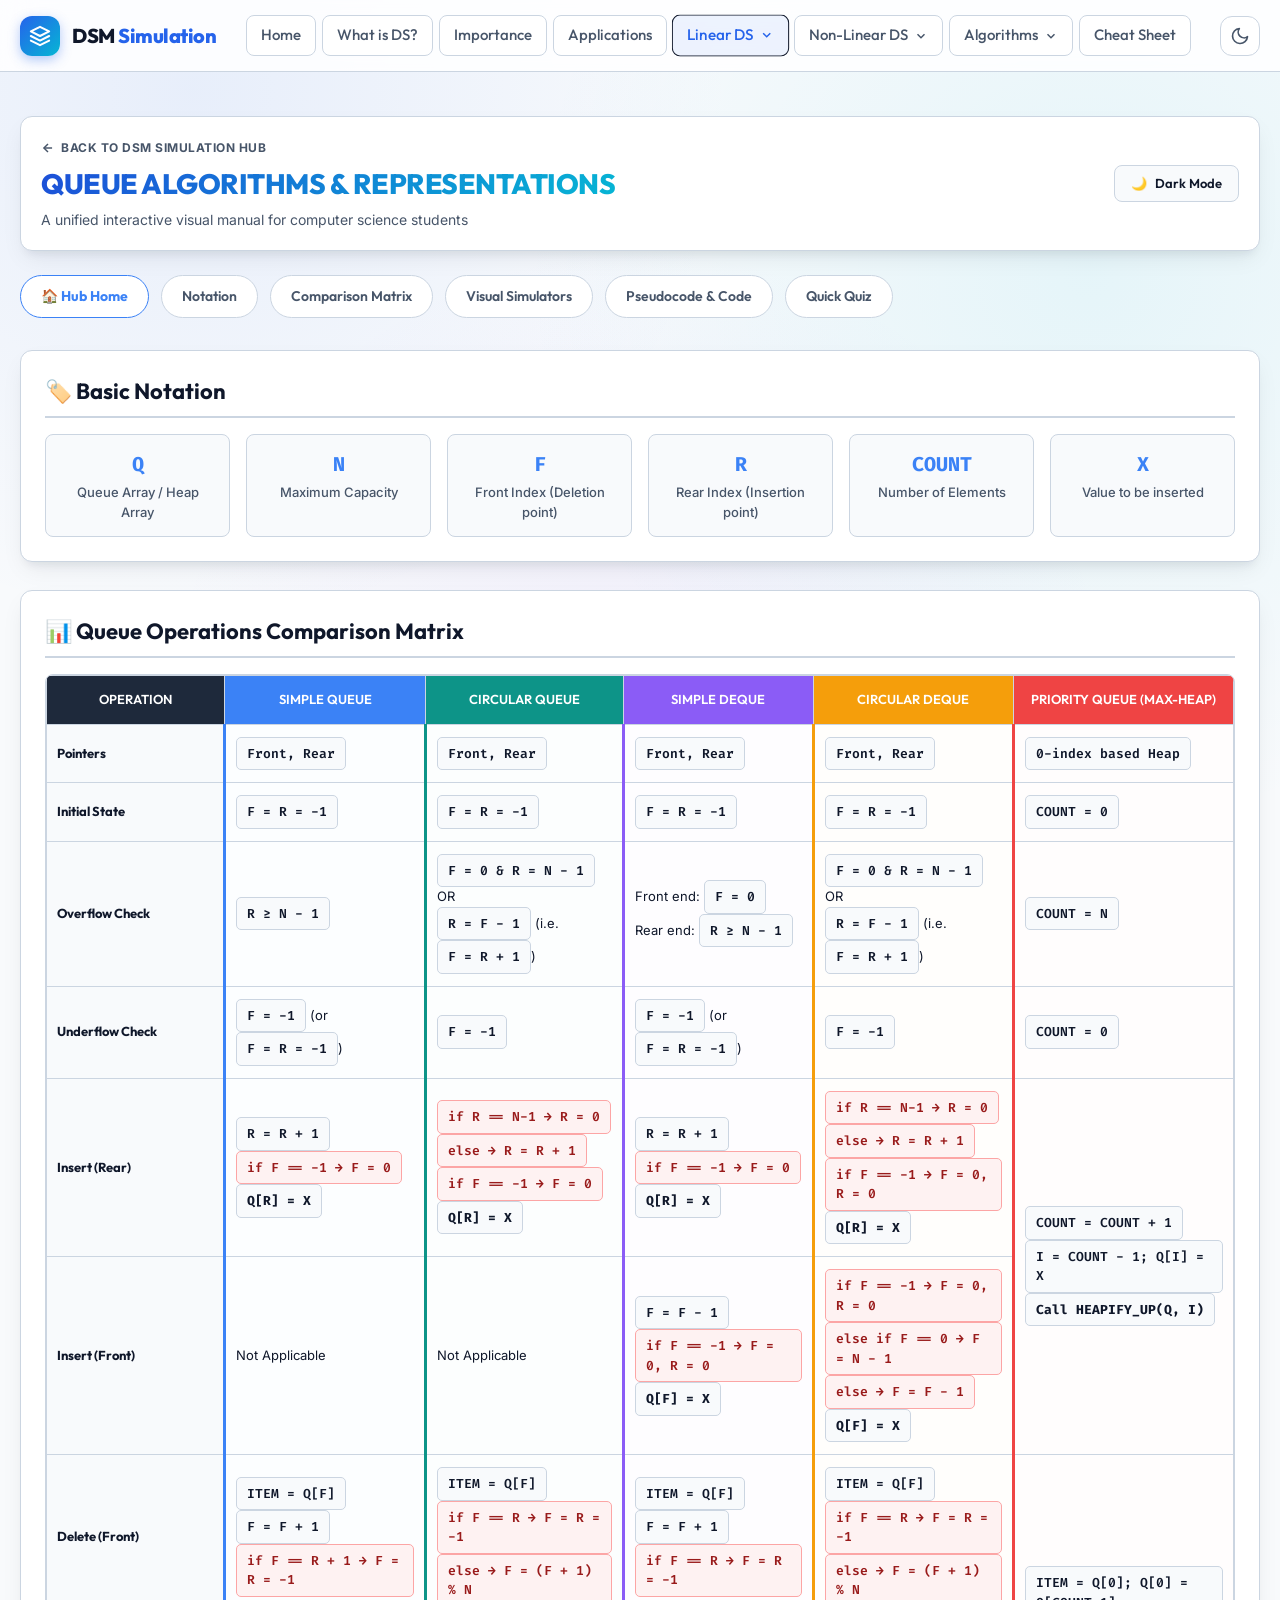
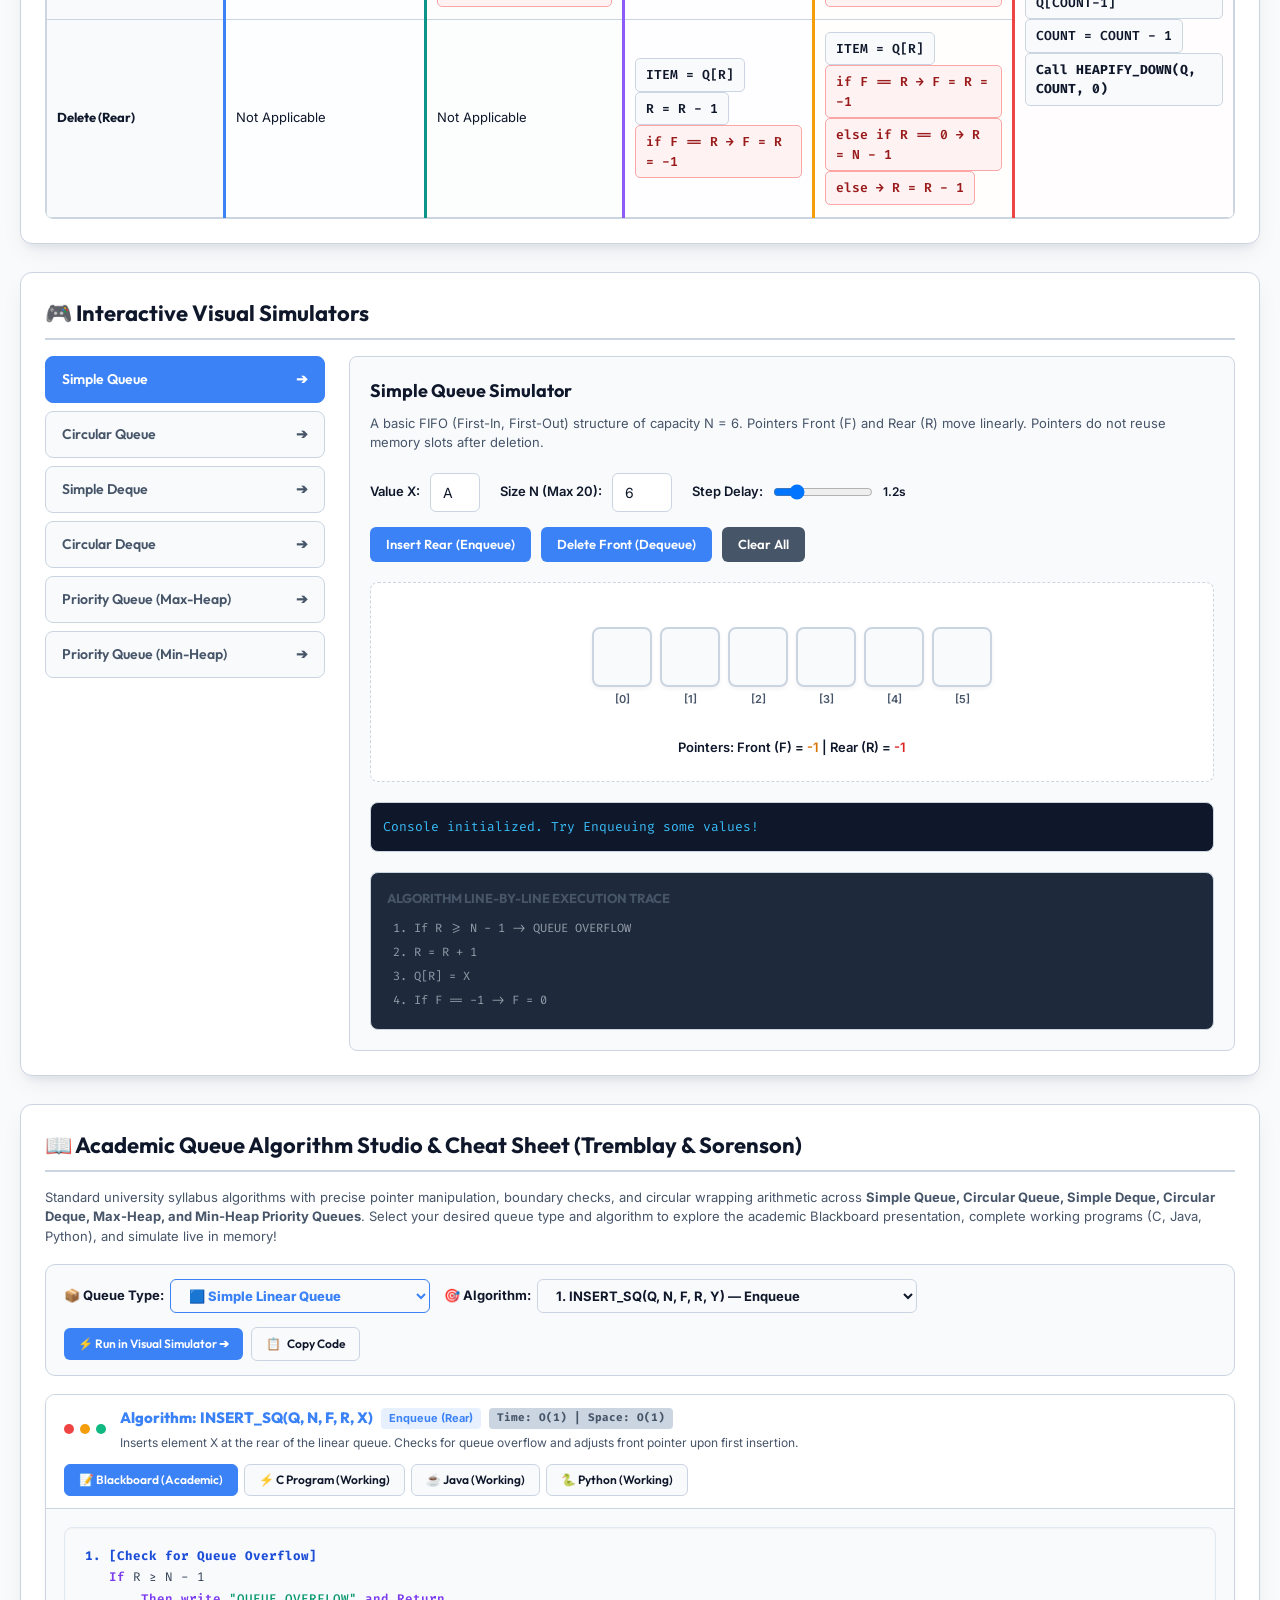
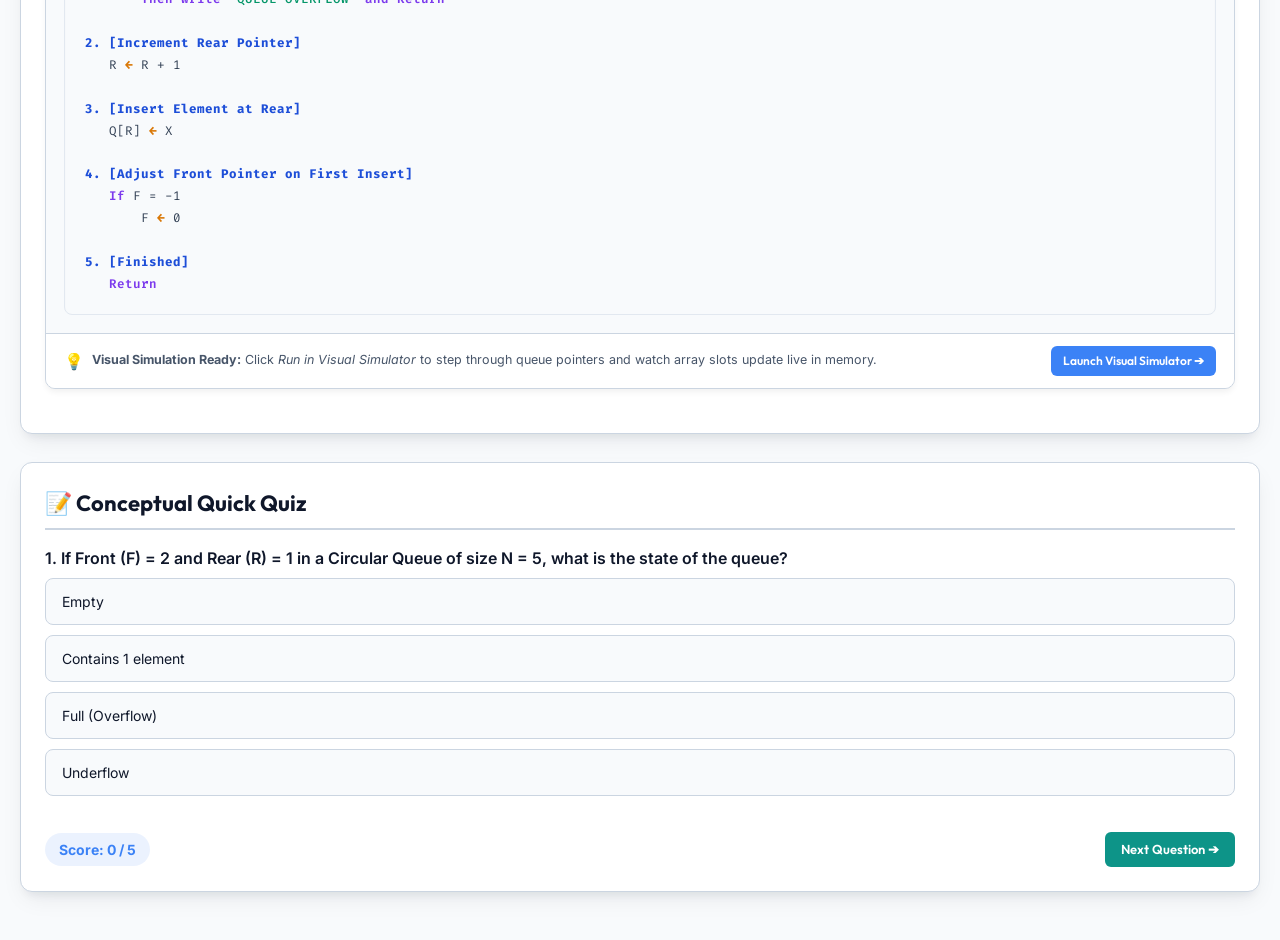
<file: queue_cheatsheet.html>
<!DOCTYPE html>
<html lang="en">
<head>
    <meta charset="UTF-8">
    <meta name="viewport" content="width=device-width, initial-scale=1.0">
    <title>Interactive Queue Cheat Sheet & Simulator</title>
    <meta name="description" content="A comprehensive interactive cheat sheet and visual simulator for students to master Simple Queues, Circular Queues, Deques, Circular Deques, and Priority Queues.">
    
    <!-- Google Fonts -->
    <link rel="preconnect" href="https://fonts.googleapis.com">
    <link rel="preconnect" href="https://fonts.gstatic.com" crossorigin>
    <link href="https://fonts.googleapis.com/css2?family=Inter:wght@300;400;500;600;700&family=Outfit:wght@400;500;600;700;800&family=Fira+Code:wght@400;500&display=swap" rel="stylesheet">
    
    <!-- Unified Shared Stylesheet & Logic -->
    <link rel="stylesheet" href="style.css">
    <script src="main.js" defer></script>
    
    <!-- Inline Styling (Vanilla CSS) -->
    <style>
        :root {
            /* Light Theme Variables */
            --bg-primary: #f8fafc;
            --bg-secondary: #ffffff;
            --text-primary: #0f172a;
            --text-secondary: #475569;
            --border-color: #cbd5e1;
            --card-bg: #ffffff;
            --shadow: 0 10px 25px -5px rgba(15, 23, 42, 0.08), 0 8px 10px -6px rgba(15, 23, 42, 0.08);
            --transition: all 0.3s cubic-bezier(0.4, 0, 0.2, 1);
            
                        /* Accent Colors per Queue Type */
            --color-simple: #3b82f6; /* Blue */
            --color-circular: #0d9488; /* Teal */
            --color-deque: #8b5cf6; /* Purple */
            --color-c-deque: #f59e0b; /* Amber */
            --color-priority: #ef4444; /* Crimson */
            --color-priority-min: #10b981; /* Emerald Green */
            
            /* Math/Status Colors */
            --color-overflow: #dc2626;
            --color-underflow: #ea580c;
            --color-success: #16a34a;

            /* Pleasant Eye-Friendly Algorithm & Code Block Colors */
            --code-bg: #f8fafc;
            --code-text: #334155;
            --code-border: #e2e8f0;
            --code-step: #1d4ed8;
            --code-kw: #7c3aed;
            --code-str: #059669;
            --code-arrow: #d97706;
            
            --font-main: 'Inter', sans-serif;
            --font-head: 'Outfit', sans-serif;
            --font-code: 'Fira Code', monospace;
        }

                [data-theme="dark"] {
            /* Dark Theme Variables */
            --bg-primary: #090d16;
            --bg-secondary: #111827;
            --text-primary: #f8fafc;
            --text-secondary: #94a3b8;
            --border-color: #374151;
            --card-bg: #1f2937;
            --shadow: 0 20px 25px -5px rgba(0, 0, 0, 0.5), 0 10px 10px -5px rgba(0, 0, 0, 0.4);

            /* Dark Mode Eye-Friendly Code Block Colors (Serene midnight slate, soft pastel accents) */
            --code-bg: #0c1424;
            --code-text: #cbd5e1;
            --code-border: #1e293b;
            --code-step: #60a5fa;
            --code-kw: #c084fc;
            --code-str: #34d399;
            --code-arrow: #fbbf24;
        }

        * {
            box-sizing: border-box;
            margin: 0;
            padding: 0;
        }

        body {
            background-color: var(--bg-primary);
            color: var(--text-primary);
            font-family: var(--font-main);
            line-height: 1.5;
            transition: var(--transition);
        }

        .container {
            width: 100%;
            max-width: 1400px;
            margin: 0 auto;
            padding: 20px;
        }

        /* Header Styling */
        header {
            display: flex;
            justify-content: space-between;
            align-items: center;
            padding: 20px;
            background: var(--card-bg);
            border: 1px solid var(--border-color);
            border-radius: 12px;
            box-shadow: var(--shadow);
            margin-bottom: 24px;
            transition: var(--transition);
        }

        .header-title h1 {
            font-family: var(--font-head);
            font-weight: 800;
            font-size: 28px;
            background: linear-gradient(135deg, #1d4ed8, #06b6d4);
            -webkit-background-clip: text;
            -webkit-text-fill-color: transparent;
            letter-spacing: -0.5px;
        }

        .header-title p {
            font-size: 14px;
            color: var(--text-secondary);
            margin-top: 4px;
        }

        .theme-toggle-btn {
            background: var(--bg-primary);
            border: 1px solid var(--border-color);
            padding: 8px 16px;
            border-radius: 8px;
            cursor: pointer;
            font-family: var(--font-head);
            font-weight: 600;
            font-size: 13px;
            color: var(--text-primary);
            display: flex;
            align-items: center;
            gap: 8px;
            transition: var(--transition);
        }

        .theme-toggle-btn:hover {
            transform: translateY(-2px);
            box-shadow: var(--shadow);
        }

        /* Navigation Links */
        .nav-bar {
            display: flex;
            gap: 12px;
            margin-bottom: 24px;
            overflow-x: auto;
            padding-bottom: 8px;
        }

        .nav-link {
            background: var(--card-bg);
            border: 1px solid var(--border-color);
            color: var(--text-secondary);
            padding: 10px 20px;
            border-radius: 30px;
            font-family: var(--font-head);
            font-weight: 600;
            font-size: 14px;
            text-decoration: none;
            cursor: pointer;
            white-space: nowrap;
            transition: var(--transition);
        }

        .nav-link:hover, .nav-link.active {
            color: var(--text-primary);
            border-color: var(--text-primary);
            background: var(--bg-primary);
            transform: scale(1.02);
        }

        /* Dashboard Sections */
        .section-card {
            background: var(--card-bg);
            border: 1px solid var(--border-color);
            border-radius: 12px;
            box-shadow: var(--shadow);
            padding: 24px;
            margin-bottom: 28px;
            transition: var(--transition);
        }

        .section-card h2 {
            font-family: var(--font-head);
            font-weight: 700;
            font-size: 22px;
            margin-bottom: 16px;
            border-bottom: 2px solid var(--border-color);
            padding-bottom: 8px;
            display: flex;
            align-items: center;
            gap: 10px;
        }

        /* Notation Grid */
        .notation-grid {
            display: grid;
            grid-template-columns: repeat(auto-fit, minmax(180px, 1fr));
            gap: 16px;
        }

        .notation-item {
            background: var(--bg-primary);
            border: 1px solid var(--border-color);
            border-radius: 8px;
            padding: 14px;
            text-align: center;
            transition: var(--transition);
        }

        .notation-item:hover {
            transform: translateY(-3px);
            border-color: #3b82f6;
        }

        .notation-symbol {
            font-family: var(--font-code);
            font-weight: 700;
            font-size: 20px;
            color: #3b82f6;
            margin-bottom: 4px;
        }

        .notation-desc {
            font-size: 13px;
            color: var(--text-secondary);
            font-weight: 500;
        }

        /* Matrix Styling */
        .matrix-container {
            overflow-x: auto;
            border-radius: 8px;
            border: 1px solid var(--border-color);
        }

        .matrix-table {
            width: 100%;
            border-collapse: collapse;
            text-align: left;
            font-size: 13px;
            min-width: 1000px;
        }

        .matrix-table th {
            background: #1e293b;
            color: #ffffff;
            font-family: var(--font-head);
            font-weight: 600;
            padding: 14px 10px;
            border: 1px solid var(--border-color);
            text-align: center;
        }

        .matrix-table td {
            padding: 12px 10px;
            border: 1px solid var(--border-color);
            vertical-align: middle;
            transition: var(--transition);
        }

        .matrix-table tr:hover td {
            background: rgba(59, 130, 246, 0.03);
        }

        .matrix-row-title {
            background: var(--bg-primary);
            font-weight: 700;
            color: var(--text-primary);
            font-family: var(--font-head);
            width: 14%;
        }

        /* Cell Highlights */
        .col-simple { border-left: 3px solid var(--color-simple) !important; background: rgba(59, 130, 246, 0.01); }
        .col-circular { border-left: 3px solid var(--color-circular) !important; background: rgba(13, 148, 136, 0.01); }
        .col-deque { border-left: 3px solid var(--color-deque) !important; background: rgba(139, 92, 246, 0.01); }
        .col-c-deque { border-left: 3px solid var(--color-c-deque) !important; background: rgba(245, 158, 11, 0.01); }
        .col-priority { border-left: 3px solid var(--color-priority) !important; background: rgba(239, 68, 68, 0.01); }

        .formula-box {
            font-family: var(--font-code);
            font-weight: 600;
            background: var(--bg-primary);
            padding: 6px 10px;
            border-radius: 5px;
            border: 1px solid var(--border-color);
            display: inline-block;
            word-break: break-word;
        }

        .elegant-reset {
            background: #fef2f2;
            color: #991b1b;
            border-color: #fca5a5;
        }
        [data-theme="dark"] .elegant-reset {
            background: #451a1a;
            color: #fca5a5;
            border-color: #7f1d1d;
        }

        /* Simulator Grid Layout */
        .simulator-grid {
            display: grid;
            grid-template-columns: 280px 1fr;
            gap: 24px;
        }

        @media (max-width: 900px) {
            .simulator-grid {
                grid-template-columns: 1fr;
            }
        }

        .sidebar-tabs {
            display: flex;
            flex-direction: column;
            gap: 8px;
        }

        @media (max-width: 900px) {
            .sidebar-tabs {
                flex-direction: row;
                overflow-x: auto;
                padding-bottom: 6px;
            }
        }

        .sidebar-tab-btn {
            background: var(--bg-primary);
            border: 1px solid var(--border-color);
            color: var(--text-secondary);
            padding: 12px 16px;
            border-radius: 8px;
            font-family: var(--font-head);
            font-weight: 600;
            font-size: 14px;
            text-align: left;
            cursor: pointer;
            transition: var(--transition);
            display: flex;
            align-items: center;
            justify-content: space-between;
        }

        .sidebar-tab-btn:hover {
            transform: translateX(4px);
            color: var(--text-primary);
        }

        @media (max-width: 900px) {
            .sidebar-tab-btn:hover {
                transform: translateY(-2px);
            }
        }

        .sidebar-tab-btn.active {
            color: #ffffff;
        }

        .sidebar-tab-btn[data-type="simple"].active { background-color: var(--color-simple); border-color: var(--color-simple); }
        .sidebar-tab-btn[data-type="circular"].active { background-color: var(--color-circular); border-color: var(--color-circular); }
        .sidebar-tab-btn[data-type="deque"].active { background-color: var(--color-deque); border-color: var(--color-deque); }
        .sidebar-tab-btn[data-type="c-deque"].active { background-color: var(--color-c-deque); border-color: var(--color-c-deque); }
        .sidebar-tab-btn[data-type="priority"].active { background-color: var(--color-priority); border-color: var(--color-priority); }
        .sidebar-tab-btn[data-type="priority-min"].active { background-color: var(--color-priority); border-color: var(--color-priority); }

        .simulator-content {
            border: 1px solid var(--border-color);
            border-radius: 8px;
            padding: 20px;
            background: var(--bg-primary);
        }

        /* Controls Block */
        .controls-block {
            display: flex;
            flex-wrap: wrap;
            gap: 10px;
            margin-bottom: 20px;
            align-items: center;
        }

        .input-elem {
            padding: 8px 12px;
            border: 1px solid var(--border-color);
            border-radius: 6px;
            font-family: var(--font-main);
            font-size: 14px;
            width: 80px;
            background: var(--card-bg);
            color: var(--text-primary);
        }

        .btn-action {
            padding: 8px 16px;
            border-radius: 6px;
            border: none;
            color: #ffffff;
            font-family: var(--font-head);
            font-weight: 600;
            font-size: 13px;
            cursor: pointer;
            transition: var(--transition);
        }

        .btn-action:hover {
            transform: translateY(-2px);
            filter: brightness(1.1);
        }

        .btn-action:active {
            transform: translateY(0);
        }

        .btn-simple { background-color: var(--color-simple); }
        .btn-circular { background-color: var(--color-circular); }
        .btn-deque { background-color: var(--color-deque); }
        .btn-c-deque { background-color: var(--color-c-deque); }
        .btn-priority { background-color: var(--color-priority); }
        .btn-reset { background-color: var(--text-secondary); }

        /* Queue Visualizer Containers */
        .visualization-container {
            min-height: 200px;
            display: flex;
            flex-direction: column;
            justify-content: center;
            align-items: center;
            background: var(--card-bg);
            border: 1px dashed var(--border-color);
            border-radius: 8px;
            padding: 20px;
            margin-bottom: 20px;
            position: relative;
        }

        /* Array block cells styling */
        .array-layout {
            display: flex;
            gap: 8px;
            margin-bottom: 30px;
            margin-top: 20px;
            position: relative;
        }

        .array-cell-container {
            display: flex;
            flex-direction: column;
            align-items: center;
            position: relative;
        }

        .array-cell {
            width: 60px;
            height: 60px;
            border: 2px solid var(--border-color);
            border-radius: 8px;
            display: flex;
            justify-content: center;
            align-items: center;
            font-family: var(--font-head);
            font-weight: 700;
            font-size: 20px;
            background: var(--bg-primary);
            transition: all 0.3s cubic-bezier(0.175, 0.885, 0.32, 1.275);
            box-shadow: 0 2px 4px rgba(0,0,0,0.05);
        }

        .array-cell.filled {
            border-color: #3b82f6;
            background: rgba(59, 130, 246, 0.1);
            animation: popIn 0.3s forwards;
        }

        .array-cell.active-front {
            box-shadow: 0 0 12px rgba(59, 130, 246, 0.5);
            border-color: #3b82f6;
        }

        .array-cell-index {
            font-size: 11px;
            color: var(--text-secondary);
            margin-top: 4px;
            font-weight: 600;
        }

        .pointer-arrow {
            position: absolute;
            font-weight: 800;
            font-size: 12px;
            padding: 2px 6px;
            border-radius: 4px;
            color: #ffffff;
            white-space: nowrap;
            z-index: 10;
            animation: slideArrow 0.3s forwards;
        }

        .pointer-f {
            background-color: #f59e0b;
            bottom: -32px;
        }

        .pointer-r {
            background-color: #ef4444;
            top: -32px;
        }

        .pointer-fr {
            background: linear-gradient(135deg, #f59e0b, #ef4444);
            bottom: -32px;
        }

        @keyframes popIn {
            0% { transform: scale(0.7); opacity: 0; }
            100% { transform: scale(1); opacity: 1; }
        }

        @keyframes slideArrow {
            0% { transform: translateY(5px); opacity: 0; }
            100% { transform: translateY(0); opacity: 1; }
        }

        /* SVG Circular Ring styling */
        .circular-svg-container {
            width: 240px;
            height: 240px;
            position: relative;
        }

        .circular-node {
            transition: var(--transition);
        }

        .circular-node-circle {
            fill: var(--card-bg);
            stroke: var(--border-color);
            stroke-width: 2;
            transition: var(--transition);
        }

        .circular-node.active .circular-node-circle {
            stroke: var(--color-circular);
            fill: rgba(13, 148, 136, 0.1);
        }

        .circular-node-text {
            font-family: var(--font-head);
            font-weight: 700;
            font-size: 18px;
            fill: var(--text-primary);
            text-anchor: middle;
            dominant-baseline: middle;
        }

        .circular-index-text {
            font-family: var(--font-main);
            font-size: 11px;
            fill: var(--text-secondary);
            font-weight: 600;
            text-anchor: middle;
        }

        /* Binary Tree styling (Priority Queue) */
        .tree-svg-container {
            width: 320px;
            height: 200px;
        }

        .tree-node-circle {
            fill: var(--card-bg);
            stroke: var(--border-color);
            stroke-width: 2;
            transition: var(--transition);
        }

        .tree-node.active .tree-node-circle {
            stroke: var(--color-priority);
            fill: rgba(239, 68, 68, 0.1);
        }

        .tree-node-text {
            font-family: var(--font-head);
            font-weight: 700;
            font-size: 14px;
            fill: var(--text-primary);
            text-anchor: middle;
            dominant-baseline: middle;
        }

        .tree-node-index {
            font-family: var(--font-main);
            font-size: 9px;
            fill: var(--text-secondary);
            text-anchor: middle;
        }

        .tree-link-line {
            stroke: var(--border-color);
            stroke-width: 2;
            transition: var(--transition);
        }

        .tree-link-line.active {
            stroke: var(--color-priority);
        }

        /* Console Output */
        .console-output {
            background: #0f172a;
            color: #38bdf8;
            font-family: var(--font-code);
            font-size: 13px;
            border-radius: 8px;
            padding: 12px;
            min-height: 50px;
            display: flex;
            align-items: center;
            border: 1px solid var(--border-color);
            margin-bottom: 20px;
        }

        .console-output.warn {
            color: #f87171;
            background: #450a0a;
        }

        .console-output.success {
            color: #4ade80;
            background: #064e3b;
        }

        /* Trace step highlight code */
        .trace-steps {
            background: #1e293b;
            color: #e2e8f0;
            border-radius: 8px;
            padding: 16px;
            font-family: var(--font-code);
            font-size: 12px;
            border: 1px solid var(--border-color);
        }

        .trace-steps h4 {
            color: var(--text-secondary);
            font-family: var(--font-head);
            font-size: 13px;
            margin-bottom: 8px;
            font-weight: 700;
            text-transform: uppercase;
        }

        .trace-line {
            padding: 2px 6px;
            border-radius: 4px;
            margin: 2px 0;
            opacity: 0.6;
            transition: var(--transition);
        }

        .trace-line.active-line {
            background: #0284c7;
            color: #ffffff;
            opacity: 1;
            font-weight: 600;
        }

        /* Code tabs container */
        .code-tabs {
            margin-top: 10px;
        }

        .tab-headers {
            display: flex;
            border-bottom: 1px solid var(--border-color);
            gap: 10px;
            margin-bottom: 14px;
        }

        .tab-btn {
            background: none;
            border: none;
            padding: 8px 16px;
            font-family: var(--font-head);
            font-weight: 600;
            font-size: 14px;
            color: var(--text-secondary);
            cursor: pointer;
            position: relative;
            transition: var(--transition);
        }

        .tab-btn.active {
            color: var(--text-primary);
        }

        .tab-btn.active::after {
            content: '';
            position: absolute;
            bottom: 0;
            left: 0;
            width: 100%;
            height: 3px;
            background-color: #3b82f6;
            border-radius: 2px;
        }

        .tab-content {
            display: none;
        }

        .tab-content.active {
            display: block;
        }

        .code-block {
            background: #1e293b;
            color: #f8fafc;
            padding: 16px;
            border-radius: 8px;
            font-family: var(--font-code);
            font-size: 13px;
            overflow-x: auto;
            border: 1px solid var(--border-color);
        }

        /* Quiz Box Styling */
        .quiz-container {
            display: flex;
            flex-direction: column;
            gap: 16px;
        }

        .quiz-question {
            font-size: 16px;
            font-weight: 600;
            color: var(--text-primary);
            margin-bottom: 8px;
        }

        .quiz-options {
            display: grid;
            grid-template-columns: 1fr;
            gap: 10px;
        }

        .quiz-option {
            background: var(--bg-primary);
            border: 1px solid var(--border-color);
            padding: 12px 16px;
            border-radius: 8px;
            cursor: pointer;
            font-size: 14px;
            transition: var(--transition);
            display: flex;
            align-items: center;
            justify-content: space-between;
        }

        .quiz-option:hover {
            border-color: #3b82f6;
            background: rgba(59, 130, 246, 0.05);
        }

        .quiz-option.correct {
            border-color: #22c55e;
            background: rgba(34, 197, 94, 0.1);
            color: #15803d;
            font-weight: 600;
        }

        .quiz-option.wrong {
            border-color: #ef4444;
            background: rgba(239, 68, 68, 0.1);
            color: #b91c1c;
        }

        .quiz-explanation {
            background: #eff6ff;
            border-left: 4px solid #3b82f6;
            padding: 12px;
            border-radius: 0 8px 8px 0;
            font-size: 13px;
            color: #1e3a8a;
            margin-top: 10px;
            display: none;
        }
        [data-theme="dark"] .quiz-explanation {
            background: #172554;
            color: #bfdbfe;
            border-color: #3b82f6;
        }

        .quiz-nav {
            display: flex;
            justify-content: space-between;
            align-items: center;
            margin-top: 20px;
        }

        .quiz-score-badge {
            background: rgba(59, 130, 246, 0.1);
            color: #3b82f6;
            padding: 6px 14px;
            border-radius: 20px;
            font-weight: 700;
            font-size: 14px;
        }

        .btn-priority-min { background-color: var(--color-priority-min); }

        /* Algorithm Syntax Highlighting & Line Breaks */
        .algo-step-head {
            color: var(--code-step);
            font-weight: 700;
        }

        .algo-kw {
            color: var(--code-kw);
            font-weight: 600;
        }

        .algo-str {
            color: var(--code-str);
            font-weight: 500;
        }

        .algo-arrow {
            color: var(--code-arrow);
            font-weight: 700;
        }

        /* Academic Blackboard Studio */
        .studio-card {
            background: var(--bg-primary);
            border: 1px solid var(--border-color);
            border-radius: 10px;
            overflow: hidden;
            box-shadow: 0 4px 6px -1px rgba(0,0,0,0.06);
            margin-bottom: 20px;
            transition: var(--transition);
        }

        .studio-header {
            background: var(--card-bg);
            border-bottom: 1px solid var(--border-color);
            padding: 12px 18px;
            display: flex;
            align-items: center;
            justify-content: space-between;
            flex-wrap: wrap;
            gap: 12px;
        }

        .studio-dots {
            display: flex;
            align-items: center;
            gap: 6px;
        }

        .studio-dot {
            width: 10px;
            height: 10px;
            border-radius: 50%;
            display: inline-block;
        }
        .studio-dot.red { background: #ef4444; }
        .studio-dot.yellow { background: #f59e0b; }
        .studio-dot.green { background: #10b981; }

        .studio-tabs {
            display: flex;
            gap: 6px;
            flex-wrap: wrap;
        }

        .queue-tab-btn {
            background: var(--bg-primary);
            border: 1px solid var(--border-color);
            padding: 6px 14px;
            border-radius: 6px;
            cursor: pointer;
            font-family: var(--font-head);
            font-weight: 600;
            font-size: 12px;
            color: var(--text-primary);
            transition: var(--transition);
            display: inline-flex;
            align-items: center;
            gap: 6px;
        }

        .queue-tab-btn:hover {
            border-color: var(--color-simple);
            background: var(--card-bg);
        }

        .queue-tab-btn.active {
            background: var(--color-simple);
            color: #ffffff;
            border-color: var(--color-simple);
        }

        .studio-body {
            padding: 18px;
        }

        .studio-code-box {
            background: var(--code-bg);
            color: var(--code-text);
            border: 1px solid var(--code-border);
            border-radius: 8px;
            padding: 18px 20px;
            font-family: var(--font-code);
            font-size: 12.5px;
            line-height: 1.75;
            min-height: 320px;
            overflow-x: auto;
            white-space: pre-wrap;
            word-break: break-word;
            box-shadow: inset 0 1px 2px rgba(0, 0, 0, 0.04);
            transition: var(--transition);
        }

        .studio-footer {
            background: var(--card-bg);
            border-top: 1px solid var(--border-color);
            padding: 12px 18px;
            display: flex;
            align-items: center;
            justify-content: space-between;
            flex-wrap: wrap;
            gap: 10px;
            font-size: 12.5px;
        }

        /* Studio Custom Select Dropdown Styling */
        .studio-select {
            padding: 7px 14px;
            border: 1.5px solid var(--border-color);
            border-radius: 6px;
            font-family: var(--font-main);
            font-size: 13px;
            background: var(--bg-primary);
            color: var(--text-primary);
            outline: none;
            cursor: pointer;
            transition: var(--transition);
            width: auto;
            max-width: 100%;
        }

        .studio-select:focus {
            box-shadow: 0 0 0 2px rgba(59, 130, 246, 0.2);
        }
    </style>
</head>
<body>

    <!-- ========================================================================
         UNIFIED TOP NAVBAR (SHARED ACROSS ALL PAGES)
         ======================================================================== -->
    <nav class="navbar" id="navbar">
        <div class="container navbar-inner">
            <!-- Brand Logo -->
            <a href="index.html" class="nav-brand" aria-label="DSM Simulation Home">
                <div class="nav-logo-icon">
                    <svg width="22" height="22" viewBox="0 0 24 24" fill="none" stroke="currentColor" stroke-width="2.2" stroke-linecap="round" stroke-linejoin="round">
                        <polygon points="12 2 2 7 12 12 22 7 12 2"></polygon>
                        <polyline points="2 17 12 22 22 17"></polyline>
                        <polyline points="2 12 12 17 22 12"></polyline>
                    </svg>
                </div>
                <div class="nav-logo-text">DSM <span>Simulation</span></div>
            </a>

            <!-- Desktop Menu with all requested topics -->
            <ul class="nav-menu">
                <li class="nav-item">
                    <a href="index.html#hero" class="nav-link">Home</a>
                </li>
                <li class="nav-item">
                    <a href="index.html#definition" class="nav-link">What is DS?</a>
                </li>
                <li class="nav-item">
                    <a href="index.html#importance" class="nav-link">Importance</a>
                </li>
                <li class="nav-item">
                    <a href="index.html#applications" class="nav-link">Applications</a>
                </li>

                <!-- Linear Data Structures Menu Dropdown -->
                <li class="nav-item">
                    <a href="index.html#modules" class="nav-link active">
                        Linear DS
                        <svg class="chevron" viewBox="0 0 24 24" fill="none" stroke="currentColor" stroke-width="2.5">
                            <polyline points="6 9 12 15 18 9"></polyline>
                        </svg>
                    </a>
                    <div class="nav-dropdown">
                        <a href="stack_cheatsheet.html" class="dropdown-link">
                            <svg width="18" height="18" viewBox="0 0 24 24" fill="none" stroke="currentColor" stroke-width="2"><path d="M4 19h16M4 15h16M4 11h16M4 7h16"/></svg>
                            Stack (LIFO)
                        </a>
                        <a href="queue_cheatsheet.html" class="dropdown-link" style="color:var(--accent-blue); font-weight:700;">
                            <svg width="18" height="18" viewBox="0 0 24 24" fill="none" stroke="currentColor" stroke-width="2"><rect x="3" y="5" width="18" height="14" rx="2"/><polyline points="3 10 12 10 12 14"/></svg>
                            Queue (FIFO)
                        </a>
                        <a href="linkedlist_cheatsheet.html" class="dropdown-link">
                            <svg width="18" height="18" viewBox="0 0 24 24" fill="none" stroke="currentColor" stroke-width="2"><circle cx="6" cy="12" r="3"/><circle cx="18" cy="12" r="3"/><line x1="9" y1="12" x2="15" y2="12"/></svg>
                            Linked List
                        </a>
                    </div>
                </li>

                <!-- Non-Linear Data Structures Menu Dropdown -->
                <li class="nav-item">
                    <a href="index.html#modules" class="nav-link">
                        Non-Linear DS
                        <svg class="chevron" viewBox="0 0 24 24" fill="none" stroke="currentColor" stroke-width="2.5">
                            <polyline points="6 9 12 15 18 9"></polyline>
                        </svg>
                    </a>
                    <div class="nav-dropdown">
                        <a href="index.html#tree" class="dropdown-link">
                            <svg width="18" height="18" viewBox="0 0 24 24" fill="none" stroke="currentColor" stroke-width="2"><path d="M12 2v6m-6 6l6-6 6 6m-9 6l3-6 3 6"/><circle cx="12" cy="2" r="1"/></svg>
                            Tree & BST
                           
                        </a>
                        <a href="index.html#graph" class="dropdown-link">
                            <svg width="18" height="18" viewBox="0 0 24 24" fill="none" stroke="currentColor" stroke-width="2"><circle cx="6" cy="6" r="3"/><circle cx="18" cy="6" r="3"/><circle cx="12" cy="18" r="3"/><line x1="8.5" y1="7.5" x2="15.5" y2="7.5"/><line x1="7.5" y1="8.5" x2="10.5" y2="15.5"/><line x1="16.5" y1="8.5" x2="13.5" y2="15.5"/></svg>
                            Graph Networks
                          
                        </a>
                    </div>
                </li>

                <!-- Algorithms Dropdown Menu -->
                <li class="nav-item">
                    <a href="index.html#modules" class="nav-link">
                        Algorithms
                        <svg class="chevron" viewBox="0 0 24 24" fill="none" stroke="currentColor" stroke-width="2.5">
                            <polyline points="6 9 12 15 18 9"></polyline>
                        </svg>
                    </a>
                    <div class="nav-dropdown">
                        <a href="index.html#searching" class="dropdown-link">
                            <svg width="18" height="18" viewBox="0 0 24 24" fill="none" stroke="currentColor" stroke-width="2"><circle cx="11" cy="11" r="8"/><line x1="21" y1="21" x2="16.65" y2="16.65"/></svg>
                            Searching (Find Items)
                        
                        </a>
                        <a href="index.html#sorting" class="dropdown-link">
                            <svg width="18" height="18" viewBox="0 0 24 24" fill="none" stroke="currentColor" stroke-width="2"><path d="M3 6h18M6 12h12M10 18h4"/></svg>
                            Sorting (Order Items)
                           
                        </a>
                    </div>
                </li>

                <li class="nav-item">
                    <a href="index.html#cheatsheet" class="nav-link">Cheat Sheet</a>
                </li>
            </ul>

            <!-- Nav Actions -->
            <div class="nav-actions">
                <!-- Theme Toggle Button -->
                <button class="btn-icon theme-toggle" id="themeToggle" aria-label="Toggle light or dark theme" title="Toggle theme">
                    <svg class="sun-icon" viewBox="0 0 24 24" fill="none" stroke="currentColor" stroke-width="2" stroke-linecap="round" stroke-linejoin="round">
                        <circle cx="12" cy="12" r="5"></circle>
                        <line x1="12" y1="1" x2="12" y2="3"></line>
                        <line x1="12" y1="21" x2="12" y2="23"></line>
                        <line x1="4.22" y1="4.22" x2="5.64" y2="5.64"></line>
                        <line x1="18.36" y1="18.36" x2="19.78" y2="19.78"></line>
                        <line x1="1" y1="12" x2="3" y2="12"></line>
                        <line x1="21" y1="12" x2="23" y2="12"></line>
                        <line x1="4.22" y1="19.78" x2="5.64" y2="18.36"></line>
                        <line x1="18.36" y1="5.64" x2="19.78" y2="4.22"></line>
                    </svg>
                    <svg class="moon-icon" viewBox="0 0 24 24" fill="none" stroke="currentColor" stroke-width="2" stroke-linecap="round" stroke-linejoin="round">
                        <path d="M21 12.79A9 9 0 1 1 11.21 3 7 7 0 0 0 21 12.79z"></path>
                    </svg>
                </button>

                <!-- Mobile Hamburger Toggle -->
                <button class="btn-icon mobile-toggle" id="mobileMenuBtn" aria-label="Open mobile navigation menu">
                    <svg width="20" height="20" viewBox="0 0 24 24" fill="none" stroke="currentColor" stroke-width="2" stroke-linecap="round" stroke-linejoin="round">
                        <line x1="3" y1="12" x2="21" y2="12"></line>
                        <line x1="3" y1="6" x2="21" y2="6"></line>
                        <line x1="3" y1="18" x2="21" y2="18"></line>
                    </svg>
                </button>
            </div>
        </div>
    </nav>

    <!-- Mobile Drawer Overlay & Content -->
    <div class="mobile-overlay" id="mobileOverlay"></div>
    <aside class="mobile-drawer" id="mobileDrawer">
        <div class="mobile-drawer-header">
            <div class="nav-brand">
                <div class="nav-logo-icon">
                    <svg width="20" height="20" viewBox="0 0 24 24" fill="none" stroke="currentColor" stroke-width="2.2">
                        <polygon points="12 2 2 7 12 12 22 7 12 2"></polygon>
                        <polyline points="2 17 12 22 22 17"></polyline>
                        <polyline points="2 12 12 17 22 12"></polyline>
                    </svg>
                </div>
                <div class="nav-logo-text">DSM <span>Simulation</span></div>
            </div>
            <button class="btn-icon" id="closeMobileBtn" aria-label="Close navigation drawer">
                <svg width="20" height="20" viewBox="0 0 24 24" fill="none" stroke="currentColor" stroke-width="2">
                    <line x1="18" y1="6" x2="6" y2="18"></line>
                    <line x1="6" y1="6" x2="18" y2="18"></line>
                </svg>
            </button>
        </div>

        <div class="mobile-nav-links">
            <a href="index.html#hero" class="mobile-nav-link">Home Overview</a>
            <a href="index.html#definition" class="mobile-nav-link">What is Data Structure?</a>
            <a href="index.html#importance" class="mobile-nav-link">Why It Matters</a>
            <a href="index.html#applications" class="mobile-nav-link">Real-World Applications</a>

            <div class="mobile-nav-section-title">Linear Structures</div>
            <a href="stack_cheatsheet.html" class="mobile-nav-link" style="color: var(--accent-blue); font-weight:700;">Stack Simulator (Live ⚡)</a>
            <a href="queue_cheatsheet.html" class="mobile-nav-link" style="color: var(--accent-emerald); font-weight:700;">Queue Simulator (Current Page ⚡)</a>
            <a href="linkedlist_cheatsheet.html" class="mobile-nav-link" style="color: var(--accent-purple, #a855f7); font-weight:700;">Linked List Simulator (Live ⚡)</a>

            <div class="mobile-nav-section-title">Non-Linear Structures</div>
            <a href="index.html#tree" class="mobile-nav-link">Tree (Family Tree)</a>
            <a href="index.html#graph" class="mobile-nav-link">Graph (Road Map)</a>

            <div class="mobile-nav-section-title">Algorithms</div>
            <a href="index.html#searching" class="mobile-nav-link">Searching (Find Items)</a>
            <a href="index.html#sorting" class="mobile-nav-link">Sorting (Order Items)</a>

            <div class="mobile-nav-section-title">Quick Reference</div>
            <a href="index.html#cheatsheet" class="mobile-nav-link">Speed Cheat Sheet (Big-O)</a>
        </div>
    </aside>

<div class="container" style="margin-top: 24px;">

    <!-- HEADER -->
    <header>
        <div class="header-title">
            <a href="index.html" style="text-decoration:none; display:inline-flex; align-items:center; gap:6px; font-size:12px; font-weight:700; color:var(--text-secondary); margin-bottom:6px; text-transform:uppercase; letter-spacing:0.5px;">
                <svg width="14" height="14" viewBox="0 0 24 24" fill="none" stroke="currentColor" stroke-width="2.5"><line x1="19" y1="12" x2="5" y2="12"></line><polyline points="12 19 5 12 12 5"></polyline></svg>
                Back to DSM Simulation Hub
            </a>
            <h1>QUEUE ALGORITHMS & REPRESENTATIONS</h1>
            <p>A unified interactive visual manual for computer science students</p>
        </div>
        <button class="theme-toggle-btn" onclick="toggleTheme()">
            <span id="theme-icon">🌙</span>
            <span id="theme-text">Dark Mode</span>
        </button>
    </header>

    <!-- NAVIGATION BAR -->
    <div class="nav-bar">
        <a href="index.html" class="nav-link" style="border-color: #3b82f6; color: #3b82f6; font-weight: 700;">🏠 Hub Home</a>
        <a href="#section-notation" class="nav-link">Notation</a>
        <a href="#section-matrix" class="nav-link">Comparison Matrix</a>
        <a href="#section-simulators" class="nav-link">Visual Simulators</a>
        <a href="#section-code" class="nav-link">Pseudocode & Code</a>
        <a href="#section-quiz" class="nav-link">Quick Quiz</a>
    </div>

    <!-- NOTATION SECTION -->
    <div id="section-notation" class="section-card">
        <h2>🏷️ Basic Notation</h2>
        <div class="notation-grid">
            <div class="notation-item">
                <div class="notation-symbol">Q</div>
                <div class="notation-desc">Queue Array / Heap Array</div>
            </div>
            <div class="notation-item">
                <div class="notation-symbol">N</div>
                <div class="notation-desc">Maximum Capacity</div>
            </div>
            <div class="notation-item">
                <div class="notation-symbol">F</div>
                <div class="notation-desc">Front Index (Deletion point)</div>
            </div>
            <div class="notation-item">
                <div class="notation-symbol">R</div>
                <div class="notation-desc">Rear Index (Insertion point)</div>
            </div>
            <div class="notation-item">
                <div class="notation-symbol">COUNT</div>
                <div class="notation-desc">Number of Elements</div>
            </div>
            <div class="notation-item">
                <div class="notation-symbol">X</div>
                <div class="notation-desc">Value to be inserted</div>
            </div>
        </div>
    </div>

    <!-- COMPARISON MATRIX SECTION -->
    <div id="section-matrix" class="section-card">
        <h2>📊 Queue Operations Comparison Matrix</h2>
        <div class="matrix-container">
            <table class="matrix-table">
                <thead>
                    <tr>
                        <th style="width: 15%;">OPERATION</th>
                        <th style="background-color: var(--color-simple);">SIMPLE QUEUE</th>
                        <th style="background-color: var(--color-circular);">CIRCULAR QUEUE</th>
                        <th style="background-color: var(--color-deque);">SIMPLE DEQUE</th>
                        <th style="background-color: var(--color-c-deque);">CIRCULAR DEQUE</th>
                        <th style="background-color: var(--color-priority);">PRIORITY QUEUE (MAX-HEAP)</th>
                    </tr>
                </thead>
                <tbody>
                    <tr>
                        <td class="matrix-row-title">Pointers</td>
                        <td class="col-simple"><span class="formula-box">Front, Rear</span></td>
                        <td class="col-circular"><span class="formula-box">Front, Rear</span></td>
                        <td class="col-deque"><span class="formula-box">Front, Rear</span></td>
                        <td class="col-c-deque"><span class="formula-box">Front, Rear</span></td>
                        <td class="col-priority"><span class="formula-box">0-index based Heap</span></td>
                    </tr>
                    <tr>
                        <td class="matrix-row-title">Initial State</td>
                        <td class="col-simple"><span class="formula-box">F = R = -1</span></td>
                        <td class="col-circular"><span class="formula-box">F = R = -1</span></td>
                        <td class="col-deque"><span class="formula-box">F = R = -1</span></td>
                        <td class="col-c-deque"><span class="formula-box">F = R = -1</span></td>
                        <td class="col-priority"><span class="formula-box">COUNT = 0</span></td>
                    </tr>
                    <tr>
                        <td class="matrix-row-title">Overflow Check</td>
                        <td class="col-simple"><span class="formula-box">R &ge; N - 1</span></td>
                        <td class="col-circular">
                            <span class="formula-box">F = 0 &amp; R = N - 1</span><br>OR<br>
                            <span class="formula-box">R = F - 1</span> (i.e. <span class="formula-box">F = R + 1</span>)
                        </td>
                        <td class="col-deque">
                            Front end: <span class="formula-box">F = 0</span><br>
                            Rear end: <span class="formula-box">R &ge; N - 1</span>
                        </td>
                        <td class="col-c-deque">
                            <span class="formula-box">F = 0 &amp; R = N - 1</span><br>OR<br>
                            <span class="formula-box">R = F - 1</span> (i.e. <span class="formula-box">F = R + 1</span>)
                        </td>
                        <td class="col-priority"><span class="formula-box">COUNT = N</span></td>
                    </tr>
                    <tr>
                        <td class="matrix-row-title">Underflow Check</td>
                        <td class="col-simple"><span class="formula-box">F = -1</span> (or <span class="formula-box">F = R = -1</span>)</td>
                        <td class="col-circular"><span class="formula-box">F = -1</span></td>
                        <td class="col-deque"><span class="formula-box">F = -1</span> (or <span class="formula-box">F = R = -1</span>)</td>
                        <td class="col-c-deque"><span class="formula-box">F = -1</span></td>
                        <td class="col-priority"><span class="formula-box">COUNT = 0</span></td>
                    </tr>
                    <tr>
                        <td class="matrix-row-title">Insert (Rear)</td>
                        <td class="col-simple">
                            <span class="formula-box">R = R + 1</span><br>
                            <span class="formula-box elegant-reset">if F == -1 &rarr; F = 0</span><br>
                            <span class="formula-box"><strong>Q[R] = X</strong></span>
                        </td>
                        <td class="col-circular">
                            <span class="formula-box elegant-reset">if R == N-1 &rarr; R = 0</span><br>
                            <span class="formula-box elegant-reset">else &rarr; R = R + 1</span><br>
                            <span class="formula-box elegant-reset">if F == -1 &rarr; F = 0</span><br>
                            <span class="formula-box"><strong>Q[R] = X</strong></span>
                        </td>
                        <td class="col-deque">
                            <span class="formula-box">R = R + 1</span><br>
                            <span class="formula-box elegant-reset">if F == -1 &rarr; F = 0</span><br>
                            <span class="formula-box"><strong>Q[R] = X</strong></span>
                        </td>
                        <td class="col-c-deque">
                            <span class="formula-box elegant-reset">if R == N-1 &rarr; R = 0</span><br>
                            <span class="formula-box elegant-reset">else &rarr; R = R + 1</span><br>
                            <span class="formula-box elegant-reset">if F == -1 &rarr; F = 0, R = 0</span><br>
                            <span class="formula-box"><strong>Q[R] = X</strong></span>
                        </td>
                        <td class="col-priority" rowspan="2">
                            <span class="formula-box">COUNT = COUNT + 1</span><br>
                            <span class="formula-box">I = COUNT - 1; Q[I] = X</span><br>
                            <span class="formula-box"><strong>Call HEAPIFY_UP(Q, I)</strong></span>
                        </td>
                    </tr>
                    <tr>
                        <td class="matrix-row-title">Insert (Front)</td>
                        <td class="col-simple">Not Applicable</td>
                        <td class="col-circular">Not Applicable</td>
                        <td class="col-deque">
                            <span class="formula-box">F = F - 1</span><br>
                            <span class="formula-box elegant-reset">if F == -1 &rarr; F = 0, R = 0</span><br>
                            <span class="formula-box"><strong>Q[F] = X</strong></span>
                        </td>
                        <td class="col-c-deque">
                            <span class="formula-box elegant-reset">if F == -1 &rarr; F = 0, R = 0</span><br>
                            <span class="formula-box elegant-reset">else if F == 0 &rarr; F = N - 1</span><br>
                            <span class="formula-box elegant-reset">else &rarr; F = F - 1</span><br>
                            <span class="formula-box"><strong>Q[F] = X</strong></span>
                        </td>
                    </tr>
                    <tr>
                        <td class="matrix-row-title">Delete (Front)</td>
                        <td class="col-simple">
                            <span class="formula-box">ITEM = Q[F]</span><br>
                            <span class="formula-box">F = F + 1</span><br>
                            <span class="formula-box elegant-reset">if F == R + 1 &rarr; F = R = -1</span>
                        </td>
                        <td class="col-circular">
                            <span class="formula-box">ITEM = Q[F]</span><br>
                            <span class="formula-box elegant-reset">if F == R &rarr; F = R = -1</span><br>
                            <span class="formula-box elegant-reset">else &rarr; F = (F + 1) % N</span>
                        </td>
                        <td class="col-deque">
                            <span class="formula-box">ITEM = Q[F]</span><br>
                            <span class="formula-box">F = F + 1</span><br>
                            <span class="formula-box elegant-reset">if F == R  &rarr; F = R = -1</span>
                        </td>
                        <td class="col-c-deque">
                            <span class="formula-box">ITEM = Q[F]</span><br>
                            <span class="formula-box elegant-reset">if F == R &rarr; F = R = -1</span><br>
                            <span class="formula-box elegant-reset">else &rarr; F = (F + 1) % N</span>
                        </td>
                        <td class="col-priority" rowspan="2">
                            <span class="formula-box">ITEM = Q[0]; Q[0] = Q[COUNT-1]</span><br>
                            <span class="formula-box">COUNT = COUNT - 1</span><br>
                            <span class="formula-box"><strong>Call HEAPIFY_DOWN(Q, COUNT, 0)</strong></span>
                        </td>
                    </tr>
                    <tr>
                        <td class="matrix-row-title">Delete (Rear)</td>
                        <td class="col-simple">Not Applicable</td>
                        <td class="col-circular">Not Applicable</td>
                        <td class="col-deque">
                            <span class="formula-box">ITEM = Q[R]</span><br>
                            <span class="formula-box">R = R - 1</span><br>
                            <span class="formula-box elegant-reset">if F == R  &rarr; F = R = -1</span>
                        </td>
                        <td class="col-c-deque">
                            <span class="formula-box">ITEM = Q[R]</span><br>
                            <span class="formula-box elegant-reset">if F == R &rarr; F = R = -1</span><br>
                            <span class="formula-box elegant-reset">else if R == 0 &rarr; R = N - 1</span><br>
                            <span class="formula-box elegant-reset">else &rarr; R = R - 1</span>
                        </td>
                    </tr>
                    
                </tbody>
            </table>
        </div>
    </div>

    <!-- SIMULATORS SECTION -->
    <div id="section-simulators" class="section-card">
        <h2>🎮 Interactive Visual Simulators</h2>
        <div class="simulator-grid">
            
            <!-- Sidebar tabs -->
            <div class="sidebar-tabs">
                <button class="sidebar-tab-btn active" data-type="simple" onclick="selectSimulator('simple')">Simple Queue <span>➔</span></button>
                <button class="sidebar-tab-btn" data-type="circular" onclick="selectSimulator('circular')">Circular Queue <span>➔</span></button>
                <button class="sidebar-tab-btn" data-type="deque" onclick="selectSimulator('deque')">Simple Deque <span>➔</span></button>
                <button class="sidebar-tab-btn" data-type="c-deque" onclick="selectSimulator('c-deque')">Circular Deque <span>➔</span></button>
                <button class="sidebar-tab-btn" data-type="priority" onclick="selectSimulator('priority')">Priority Queue (Max-Heap) <span>➔</span></button>
                <button class="sidebar-tab-btn" data-type="priority-min" onclick="selectSimulator('priority-min')">Priority Queue (Min-Heap) <span>➔</span></button>
            </div>

            <!-- Main simulator screen -->
            <div class="simulator-content">
                <h3 id="sim-title" style="margin-bottom: 10px; font-family: var(--font-head); font-size: 18px;">Simple Queue Simulator</h3>
                <p id="sim-desc" style="font-size: 13px; color: var(--text-secondary); margin-bottom: 20px;">A basic FIFO (First-In, First-Out) structure where insertions happen at the Rear and deletions happen at the Front. Shows linear pointer drift.</p>
                
                <!-- Input and operations buttons -->
                <div class="controls-block" id="sim-controls">
                    <div style="display: flex; align-items: center; gap: 10px; flex-wrap: wrap; margin-bottom: 5px; width: 100%;">
                        <label for="insert-val" style="font-size: 13px; font-weight: 600;">Value X:</label>
                        <input type="text" id="insert-val" class="input-elem" value="A" maxlength="3" style="width: 50px;">
                        
                        <label for="queue-size" style="font-size: 13px; font-weight: 600; margin-left: 10px;">Size N (Max 20):</label>
                        <input type="number" id="queue-size" class="input-elem" value="6" min="2" max="20" style="width: 60px;" onchange="resizeQueue()">
                        
                        <label for="speed-slider" style="font-size: 13px; font-weight: 600; margin-left: 10px;">Step Delay:</label>
                        <input type="range" id="speed-slider" min="300" max="5000" value="1200" step="100" style="width: 100px; vertical-align: middle;" oninput="updateSpeed()">
                        <span id="speed-val" style="font-size: 12px; font-weight: 600;">1.2s</span>
                    </div>
                    
                    <button class="btn-action btn-simple" id="btn-insert-rear" onclick="triggerInsertRear()">Insert Rear (Enqueue)</button>
                    <button class="btn-action btn-simple" id="btn-insert-front" onclick="triggerInsertFront()" style="display:none;">Insert Front</button>
                    <button class="btn-action btn-simple" id="btn-delete-front" onclick="triggerDeleteFront()">Delete Front (Dequeue)</button>
                    <button class="btn-action btn-simple" id="btn-delete-rear" onclick="triggerDeleteRear()" style="display:none;">Delete Rear</button>
                    <button class="btn-action btn-reset" onclick="resetCurrentSimulator()">Clear All</button>
                </div>

                <!-- Simulation visual container -->
                <div class="visualization-container" id="visualizer-view">
                    <!-- Dynamic rendering happens here -->
                </div>

                <!-- Console Output for logs -->
                <div class="console-output" id="console-log">
                    Console initialized. Try Enqueuing some values!
                </div>

                <!-- Line-by-line Trace panel -->
                <div class="trace-steps">
                    <h4>Algorithm Line-by-Line Execution Trace</h4>
                    <div id="trace-lines-container">
                        <!-- Dynamic code trace lines -->
                    </div>
                </div>

            </div>

        </div>
    </div>

    <!-- ====================================================================
         SECTION 4: ACADEMIC ALGORITHM CHEATSHEET & STUDIO (Tremblay & Sorenson)
         ==================================================================== -->
    <div id="section-code" class="section-card">
        <h2>📖 Academic Queue Algorithm Studio & Cheat Sheet (Tremblay & Sorenson)</h2>
        <p style="color: var(--text-secondary); font-size: 13px; margin-bottom: 18px;">
            Standard university syllabus algorithms with precise pointer manipulation, boundary checks, and circular wrapping arithmetic across <strong>Simple Queue, Circular Queue, Simple Deque, Circular Deque, Max-Heap, and Min-Heap Priority Queues</strong>. Select your desired queue type and algorithm to explore the academic Blackboard presentation, complete working programs (C, Java, Python), and simulate live in memory!
        </p>

        <!-- Queue Type & Algorithm Dropdowns & Action Toolbar -->
        <div style="background: var(--bg-primary); border: 1px solid var(--border-color); border-radius: 10px; padding: 14px 18px; margin-bottom: 18px; display: flex; align-items: center; justify-content: space-between; flex-wrap: wrap; gap: 14px;">
            <div style="display: flex; align-items: center; gap: 14px; flex-wrap: wrap;">
                <!-- Type Dropdown -->
                <div style="display: flex; align-items: center; gap: 6px;">
                    <label for="queue-studio-type-select" style="font-size: 13px; font-weight: 700; color: var(--text-primary); display: flex; align-items: center; gap: 4px;">
                        <span>📦 Queue Type:</span>
                    </label>
                    <select id="queue-studio-type-select" class="studio-select" style="min-width: 260px; font-weight: 800; border: 1.5px solid var(--color-simple); color: var(--color-simple);" onchange="onQueueTypeChange()">
                        <option value="simple">🟦 Simple Linear Queue</option>
                        <option value="circular">🟩 Circular Queue</option>
                        <option value="deque">🟪 Simple Deque (Double Ended)</option>
                        <option value="c-deque">🟧 Circular Deque</option>
                        <option value="priority">🔴 Priority Queue (Max-Heap)</option>
                        <option value="priority-min">🟢 Priority Queue (Min-Heap)</option>
                    </select>
                </div>

                <!-- Algorithm Dropdown -->
                <div style="display: flex; align-items: center; gap: 6px;">
                    <label for="queue-algo-select" style="font-size: 13px; font-weight: 700; color: var(--text-primary); display: flex; align-items: center; gap: 4px;">
                        <span>🎯 Algorithm:</span>
                    </label>
                    <select id="queue-algo-select" class="studio-select" style="min-width: 380px; font-weight: 700;" onchange="onQueueAlgoChange()">
                        <!-- Dynamically populated -->
                    </select>
                </div>
            </div>

            <!-- Action Buttons -->
            <div style="display: flex; align-items: center; gap: 8px; flex-wrap: wrap;">
                <button class="btn-action btn-simple" id="btn-run-sim-from-algo" onclick="runQueueAlgoInSim()" style="padding: 7px 14px; font-size: 12px; display: inline-flex; align-items: center; gap: 6px;">
                    <span>⚡ Run in Visual Simulator ➔</span>
                </button>
                <button class="btn-action" id="btn-copy-algo-code" onclick="copyQueueStudioCode()" style="padding: 7px 14px; font-size: 12px; background: var(--bg-primary); border: 1px solid var(--border-color); color: var(--text-primary); display: inline-flex; align-items: center; gap: 6px;">
                    <span id="copy-btn-icon">📋</span> <span id="copy-btn-text">Copy Code</span>
                </button>
            </div>
        </div>

        <!-- Academic Blackboard & Working Program Studio -->
        <div id="queue-algo-studio" class="studio-card">
            <!-- Studio Header: Traffic Lights, Title, Badges, Tabs -->
            <div class="studio-header">
                <div style="display: flex; align-items: center; gap: 14px; flex-wrap: wrap;">
                    <div class="studio-dots">
                        <span class="studio-dot red"></span>
                        <span class="studio-dot yellow"></span>
                        <span class="studio-dot green"></span>
                    </div>
                    <div>
                        <div style="display: flex; align-items: center; gap: 8px; flex-wrap: wrap;">
                            <h3 id="studio-algo-title" style="font-family: var(--font-head); font-weight: 800; font-size: 15px; color: var(--color-simple); margin: 0;">
                                Algorithm: INSERT_SQ(Q, N, F, R, Y)
                            </h3>
                            <span id="studio-algo-badge" style="font-size: 11px; font-weight: 700; padding: 2px 8px; border-radius: 4px; background: rgba(59, 130, 246, 0.12); color: var(--color-simple);">
                                Enqueue
                            </span>
                            <span id="studio-algo-complexity" style="font-size: 11px; font-weight: 700; padding: 2px 8px; border-radius: 4px; background: var(--border-color); color: var(--text-secondary); font-family: var(--font-code);">
                                Time: O(1) | Space: O(1)
                            </span>
                        </div>
                        <p id="studio-algo-desc" style="font-size: 12px; color: var(--text-secondary); margin: 4px 0 0 0;">
                            Inserts an element Y at the rear of a simple linear queue.
                        </p>
                    </div>
                </div>

                <!-- Studio Language Tabs -->
                <div class="studio-tabs">
                    <button class="queue-tab-btn active" data-tab="blackboard" onclick="switchQueueStudioTab('blackboard')">
                        <span>📝 Blackboard (Academic)</span>
                    </button>
                    <button class="queue-tab-btn" data-tab="c" onclick="switchQueueStudioTab('c')">
                        <span>⚡ C Program (Working)</span>
                    </button>
                    <button class="queue-tab-btn" data-tab="java" onclick="switchQueueStudioTab('java')">
                        <span>☕ Java (Working)</span>
                    </button>
                    <button class="queue-tab-btn" data-tab="python" onclick="switchQueueStudioTab('python')">
                        <span>🐍 Python (Working)</span>
                    </button>
                </div>
            </div>

            <!-- Studio Body: Blackboard / Working Code Display Box -->
            <div class="studio-body">
                <div class="studio-code-box" id="queue-studio-code">
                    <!-- Dynamic code/blackboard inserted by JS -->
                </div>
            </div>

            <!-- Studio Footer: Interactive Simulator Launcher Prompt -->
            <div class="studio-footer">
                <div style="display: flex; align-items: center; gap: 8px; color: var(--text-secondary);">
                    <span style="font-size: 16px;">💡</span>
                    <span><strong>Visual Simulation Ready:</strong> Click <em>Run in Visual Simulator</em> to step through queue pointers and watch array slots update live in memory.</span>
                </div>
                <button class="btn-action btn-simple" onclick="runQueueAlgoInSim()" style="padding: 6px 12px; font-size: 12px; white-space: nowrap;">
                    Launch Visual Simulator ➔
                </button>
            </div>
        </div>
    </div>

    <!-- QUIZ SECTION -->
    <div id="section-quiz" class="section-card">
        <h2>📝 Conceptual Quick Quiz</h2>
        <div class="quiz-container">
            <div id="quiz-question-box">
                <div class="quiz-question" id="q-text">Loading question...</div>
                <div class="quiz-options" id="q-options">
                    <!-- Options dynamic load -->
                </div>
                <div class="quiz-explanation" id="q-explanation">
                    Explanation block
                </div>
            </div>
            
            <div class="quiz-nav">
                <div class="quiz-score-badge" id="quiz-score">Score: 0 / 5</div>
                <button class="btn-action btn-circular" onclick="loadNextQuizQuestion()">Next Question ➔</button>
            </div>
        </div>
    </div>

</div>

<!-- Core Javascript Logic (Vanilla JS) -->
<script>
    let stepDelay = 1200; // default delay in ms
    
    // Custom setTimeout wrapper that scales delays according to user settings
    const nativeSetTimeout = window.setTimeout;
    window.setTimeout = function(callback, delay, ...args) {
        let scaledDelay = delay;
        if (delay === 400) scaledDelay = stepDelay;
        else if (delay === 500) scaledDelay = stepDelay;
        else if (delay === 600) scaledDelay = stepDelay;
        else if (delay === 800) scaledDelay = stepDelay * 1.5;
        return nativeSetTimeout(callback, scaledDelay, ...args);
    };

    function updateSpeed() {
        const val = parseInt(document.getElementById('speed-slider').value);
        stepDelay = val;
        document.getElementById('speed-val').innerText = (val / 1000).toFixed(1) + 's';
    }

    function resizeQueue() {
        let sizeInput = parseInt(document.getElementById('queue-size').value);
        if (isNaN(sizeInput) || sizeInput < 2) {
            sizeInput = 2;
        } else if (sizeInput > 20) {
            sizeInput = 20;
        }
        document.getElementById('queue-size').value = sizeInput;
        
        N = sizeInput;
        MAX_HEAP_CAPACITY = sizeInput;
        
        // Re-initialize queue states to matching N
        states.simple = { q: Array(N).fill(null), f: -1, r: -1 };
        states.circular = { q: Array(N).fill(null), f: -1, r: -1 };
        states.deque = { q: Array(N).fill(null), f: -1, r: -1 };
        states['c-deque'] = { q: Array(N).fill(null), f: -1, r: -1 };
        states.priority = { q: [], count: 0 };
        states['priority-min'] = { q: [], count: 0 };
        
        logConsole(`Queue resized to size N = ${N}. States reset.`, 'info');
        renderSimulator();
    }

    const queueStudioAlgoData = {
    "simple": {
        "insert_sq": {
            "title": "Algorithm: INSERT_SQ(Q, N, F, R, X)",
            "badge": "Enqueue (Rear)",
            "complexity": "Time: O(1) | Space: O(1)",
            "desc": "Inserts element X at the rear of the linear queue. Checks for queue overflow and adjusts front pointer upon first insertion.",
            "simOp": "insert_rear",
            "blackboardHtml": "<span class=\"algo-step-head\">1. [Check for Queue Overflow]</span>\n   <span class=\"algo-kw\">If</span> R &ge; N - 1\n       <span class=\"algo-kw\">Then write</span> <span class=\"algo-str\">\"QUEUE OVERFLOW\"</span> <span class=\"algo-kw\">and Return</span>\n\n<span class=\"algo-step-head\">2. [Increment Rear Pointer]</span>\n   R <span class=\"algo-arrow\">&larr;</span> R + 1\n\n<span class=\"algo-step-head\">3. [Insert Element at Rear]</span>\n   Q[R] <span class=\"algo-arrow\">&larr;</span> X\n\n<span class=\"algo-step-head\">4. [Adjust Front Pointer on First Insert]</span>\n   <span class=\"algo-kw\">If</span> F = -1\n       F <span class=\"algo-arrow\">&larr;</span> 0\n\n<span class=\"algo-step-head\">5. [Finished]</span>\n   <span class=\"algo-kw\">Return</span>",
            "blackboardText": "Algorithm: INSERT_SQ(Q, N, F, R, X)\n\n1. [Check for Queue Overflow]\n   If R >= N - 1\n       Then write \"QUEUE OVERFLOW\" and Return\n\n2. [Increment Rear Pointer]\n   R <- R + 1\n\n3. [Insert Element at Rear]\n   Q[R] <- X\n\n4. [Adjust Front Pointer on First Insert]\n   If F = -1\n       F <- 0\n\n5. [Finished]\n   Return",
            "c": "#include <stdio.h>\n#define N 6\n\nint Q[N];\nint F = -1, R = -1;\n\n// Algorithm: INSERT_SQ(Q, N, F, R, X)\nint insertSQ(int x) {\n    // 1. [Check Overflow]\n    if (R >= N - 1) {\n        printf(\"QUEUE OVERFLOW! Cannot insert %d\\n\", x);\n        return 0;\n    }\n    // 2. [Increment Rear]\n    R = R + 1;\n    // 3. [Insert Element]\n    Q[R] = x;\n    // 4. [Adjust Front on First Insert]\n    if (F == -1) {\n        F = 0;\n    }\n    printf(\"Inserted %d at index %d (F=%d, R=%d)\\n\", x, R, F, R);\n    return 1;\n}\n\nvoid printQueue() {\n    if (F == -1 || F > R) {\n        printf(\"Queue is EMPTY\\n\");\n        return;\n    }\n    printf(\"Queue [Front to Rear]: \");\n    for (int i = F; i <= R; i++) {\n        printf(\"[%d] \", Q[i]);\n    }\n    printf(\"\\n\");\n}\n\nint main() {\n    printf(\"--- Simple Queue: INSERT_SQ ---\\n\");\n    insertSQ(10);\n    insertSQ(20);\n    insertSQ(30);\n    printQueue(); // [10] [20] [30]\n    return 0;\n}",
            "java": "public class SimpleQueueInsert {\n    private static final int N = 6;\n    private static int[] Q = new int[N];\n    private static int F = -1, R = -1;\n\n    // Algorithm: INSERT_SQ(Q, N, F, R, X)\n    public static boolean insertSQ(int x) {\n        if (R >= N - 1) {\n            System.out.println(\"QUEUE OVERFLOW! Cannot insert \" + x);\n            return false;\n        }\n        R = R + 1;\n        Q[R] = x;\n        if (F == -1) {\n            F = 0;\n        }\n        System.out.println(\"Inserted \" + x + \" at index \" + R + \" (F=\" + F + \", R=\" + R + \")\");\n        return true;\n    }\n\n    public static void printQueue() {\n        if (F == -1 || F > R) {\n            System.out.println(\"Queue is EMPTY\");\n            return;\n        }\n        System.out.print(\"Queue [Front to Rear]: \");\n        for (int i = F; i <= R; i++) {\n            System.out.print(\"[\" + Q[i] + \"] \");\n        }\n        System.out.println();\n    }\n\n    public static void main(String[] args) {\n        System.out.println(\"--- Simple Queue: INSERT_SQ ---\");\n        insertSQ(10);\n        insertSQ(20);\n        insertSQ(30);\n        printQueue(); // [10] [20] [30]\n    }\n}",
            "python": "class SimpleQueue:\n    def __init__(self, n=6):\n        self.n = n\n        self.q = [None] * n\n        self.f = -1\n        self.r = -1\n\n    # Algorithm: INSERT_SQ(Q, N, F, R, X)\n    def insert_sq(self, x):\n        if self.r >= self.n - 1:\n            print(f\"QUEUE OVERFLOW! Cannot insert {x}\")\n            return False\n        self.r += 1\n        self.q[self.r] = x\n        if self.f == -1:\n            self.f = 0\n        print(f\"Inserted {x} at index {self.r} (F={self.f}, R={self.r})\")\n        return True\n\n    def display(self):\n        if self.f == -1 or self.f > self.r:\n            print(\"Queue is EMPTY\")\n            return\n        items = [f\"[{self.q[i]}]\" for i in range(self.f, self.r + 1)]\n        print(\"Queue [Front to Rear]:\", \" \".join(items))\n\nsq = SimpleQueue(6)\nsq.insert_sq(10)\nsq.insert_sq(20)\nsq.insert_sq(30)\nsq.display() # [10] [20] [30]"
        },
        "delete_sq": {
            "title": "Algorithm: DELETE_SQ(Q, F, R)",
            "badge": "Dequeue (Front)",
            "complexity": "Time: O(1) | Space: O(1)",
            "desc": "Deletes and returns the element at the front of the queue. Detects underflow and resets pointers to -1 when the last item is removed.",
            "simOp": "delete_front",
            "blackboardHtml": "<span class=\"algo-step-head\">1. [Check for Queue Underflow]</span>\n   <span class=\"algo-kw\">If</span> F = -1\n       <span class=\"algo-kw\">Then write</span> <span class=\"algo-str\">\"QUEUE UNDERFLOW\"</span> <span class=\"algo-kw\">and Return</span>(0)\n\n<span class=\"algo-step-head\">2. [Retrieve Item from Front]</span>\n   ITEM <span class=\"algo-arrow\">&larr;</span> Q[F]\n\n<span class=\"algo-step-head\">3. [Check if Queue has only one element]</span>\n   <span class=\"algo-kw\">If</span> F = R\n       F <span class=\"algo-arrow\">&larr;</span> -1\n       R <span class=\"algo-arrow\">&larr;</span> -1\n   <span class=\"algo-kw\">Else</span>\n       F <span class=\"algo-arrow\">&larr;</span> F + 1\n\n<span class=\"algo-step-head\">4. [Return Deleted Item]</span>\n   <span class=\"algo-kw\">Return</span>(ITEM)",
            "blackboardText": "Algorithm: DELETE_SQ(Q, F, R)\n\n1. [Check for Queue Underflow]\n   If F = -1\n       Then write \"QUEUE UNDERFLOW\" and Return(0)\n\n2. [Retrieve Item from Front]\n   ITEM <- Q[F]\n\n3. [Check if Queue has only one element]\n   If F = R\n       F <- -1\n       R <- -1\n   Else\n       F <- F + 1\n\n4. [Return Deleted Item]\n   Return(ITEM)",
            "c": "#include <stdio.h>\n#define N 6\n\nint Q[N] = {10, 20, 30};\nint F = 0, R = 2;\n\n// Algorithm: DELETE_SQ(Q, F, R)\nint deleteSQ() {\n    // 1. [Check Underflow]\n    if (F == -1) {\n        printf(\"QUEUE UNDERFLOW! No elements to delete.\\n\");\n        return -1;\n    }\n    // 2. [Retrieve Item]\n    int item = Q[F];\n\n    // 3. [Reset or Increment]\n    if (F == R) {\n        F = -1;\n        R = -1;\n    } else {\n        F = F + 1;\n    }\n    printf(\"Deleted item: %d (F=%d, R=%d)\\n\", item, F, R);\n    return item;\n}\n\nint main() {\n    printf(\"--- Simple Queue: DELETE_SQ ---\\n\");\n    deleteSQ(); // 10\n    deleteSQ(); // 20\n    deleteSQ(); // 30\n    deleteSQ(); // Underflow\n    return 0;\n}",
            "java": "public class SimpleQueueDelete {\n    private static int[] Q = {10, 20, 30};\n    private static int F = 0, R = 2;\n\n    // Algorithm: DELETE_SQ(Q, F, R)\n    public static int deleteSQ() {\n        if (F == -1) {\n            System.out.println(\"QUEUE UNDERFLOW! No elements to delete.\");\n            return -1;\n        }\n        int item = Q[F];\n        if (F == R) {\n            F = -1;\n            R = -1;\n        } else {\n            F = F + 1;\n        }\n        System.out.println(\"Deleted item: \" + item + \" (F=\" + F + \", R=\" + R + \")\");\n        return item;\n    }\n\n    public static void main(String[] args) {\n        System.out.println(\"--- Simple Queue: DELETE_SQ ---\");\n        deleteSQ(); // 10\n        deleteSQ(); // 20\n        deleteSQ(); // 30\n        deleteSQ(); // Underflow\n    }\n}",
            "python": "class SimpleQueue:\n    def __init__(self, items=[10, 20, 30]):\n        self.q = items\n        self.f = 0\n        self.r = len(items) - 1\n\n    # Algorithm: DELETE_SQ(Q, F, R)\n    def delete_sq(self):\n        if self.f == -1:\n            print(\"QUEUE UNDERFLOW! No elements to delete.\")\n            return None\n        item = self.q[self.f]\n        if self.f == self.r:\n            self.f = -1\n            self.r = -1\n        else:\n            self.f += 1\n        print(f\"Deleted item: {item} (F={self.f}, R={self.r})\")\n        return item\n\nsq = SimpleQueue()\nsq.delete_sq() # 10\nsq.delete_sq() # 20\nsq.delete_sq() # 30\nsq.delete_sq() # Underflow"
        },
        "display_sq": {
            "title": "Algorithm: DISPLAY_SQ(Q, F, R)",
            "badge": "Traversal",
            "complexity": "Time: O(n) | Space: O(1)",
            "desc": "Traverses and displays all valid elements from Front to Rear index in linear order.",
            "simOp": "insert_rear",
            "blackboardHtml": "<span class=\"algo-step-head\">1. [Check if Queue is Empty]</span>\n   <span class=\"algo-kw\">If</span> F = -1\n       <span class=\"algo-kw\">Then write</span> <span class=\"algo-str\">\"QUEUE EMPTY\"</span> <span class=\"algo-kw\">and Return</span>\n\n<span class=\"algo-step-head\">2. [Iterate from Front to Rear]</span>\n   <span class=\"algo-kw\">Repeat for</span> I <span class=\"algo-arrow\">&larr;</span> F <span class=\"algo-kw\">to</span> R\n       <span class=\"algo-kw\">Write</span> Q[I]\n\n<span class=\"algo-step-head\">3. [Finished]</span>\n   <span class=\"algo-kw\">Return</span>",
            "blackboardText": "Algorithm: DISPLAY_SQ(Q, F, R)\n\n1. [Check if Queue is Empty]\n   If F = -1\n       Then write \"QUEUE EMPTY\" and Return\n\n2. [Iterate from Front to Rear]\n   Repeat for I <- F to R\n       Write Q[I]\n\n3. [Finished]\n   Return",
            "c": "#include <stdio.h>\n\nvoid displaySQ(int Q[], int F, int R) {\n    if (F == -1) {\n        printf(\"QUEUE EMPTY\\n\");\n        return;\n    }\n    printf(\"Queue elements: \");\n    for (int i = F; i <= R; i++) {\n        printf(\"[%d] \", Q[i]);\n    }\n    printf(\"\\n\");\n}\n\nint main() {\n    int Q[6] = {5, 15, 25, 35};\n    int F = 0, R = 3;\n    displaySQ(Q, F, R);\n    return 0;\n}",
            "java": "public class SimpleQueueDisplay {\n    public static void displaySQ(int[] Q, int F, int R) {\n        if (F == -1) {\n            System.out.println(\"QUEUE EMPTY\");\n            return;\n        }\n        System.out.print(\"Queue elements: \");\n        for (int i = F; i <= R; i++) {\n            System.out.print(\"[\" + Q[i] + \"] \");\n        }\n        System.out.println();\n    }\n\n    public static void main(String[] args) {\n        int[] Q = {5, 15, 25, 35};\n        displaySQ(Q, 0, 3);\n    }\n}",
            "python": "def display_sq(q, f, r):\n    if f == -1:\n        print(\"QUEUE EMPTY\")\n        return\n    print(\"Queue elements:\", \" \".join(f\"[{q[i]}]\" for i in range(f, r + 1)))\n\ndisplay_sq([5, 15, 25, 35], 0, 3)"
        }
    },
    "circular": {
        "insert_cq": {
            "title": "Algorithm: INSERT_CQ(Q, N, F, R, X)",
            "badge": "Circular Enqueue",
            "complexity": "Time: O(1) | Space: O(1)",
            "desc": "Inserts element X into circular array. Wraps rear pointer from N-1 back to 0, preventing linear memory drift.",
            "simOp": "insert_rear",
            "blackboardHtml": "<span class=\"algo-step-head\">1. [Check for Circular Queue Overflow]</span>\n   <span class=\"algo-kw\">If</span> (F = 0 <span class=\"algo-kw\">and</span> R = N - 1) <span class=\"algo-kw\">or</span> (R = F - 1)\n       <span class=\"algo-kw\">Then write</span> <span class=\"algo-str\">\"CIRCULAR QUEUE OVERFLOW\"</span> <span class=\"algo-kw\">and Return</span>\n\n<span class=\"algo-step-head\">2. [Calculate New Rear Pointer]</span>\n   <span class=\"algo-kw\">If</span> R = N - 1\n       R <span class=\"algo-arrow\">&larr;</span> 0\n   <span class=\"algo-kw\">Else If</span> F = -1\n       F <span class=\"algo-arrow\">&larr;</span> 0\n       R <span class=\"algo-arrow\">&larr;</span> 0\n   <span class=\"algo-kw\">Else</span>\n       R <span class=\"algo-arrow\">&larr;</span> R + 1\n\n<span class=\"algo-step-head\">3. [Insert Element]</span>\n   Q[R] <span class=\"algo-arrow\">&larr;</span> X\n\n<span class=\"algo-step-head\">4. [Finished]</span>\n   <span class=\"algo-kw\">Return</span>",
            "blackboardText": "Algorithm: INSERT_CQ(Q, N, F, R, X)\n\n1. [Check for Circular Queue Overflow]\n   If (F = 0 and R = N - 1) or (R = F - 1)\n       Then write \"CIRCULAR QUEUE OVERFLOW\" and Return\n\n2. [Calculate New Rear Pointer]\n   If R = N - 1\n       R <- 0\n   Else If F = -1\n       F <- 0\n       R <- 0\n   Else\n       R <- R + 1\n\n3. [Insert Element]\n   Q[R] <- X\n\n4. [Finished]\n   Return",
            "c": "#include <stdio.h>\n#define N 6\n\nint Q[N];\nint F = -1, R = -1;\n\n// Algorithm: INSERT_CQ(Q, N, F, R, X)\nint insertCQ(int x) {\n    if ((F == 0 && R == N - 1) || (R == F - 1)) {\n        printf(\"CIRCULAR QUEUE OVERFLOW! Cannot insert %d\\n\", x);\n        return 0;\n    }\n    if (R == N - 1) {\n        R = 0;\n    } else if (F == -1) {\n        F = 0;\n        R = 0;\n    } else {\n        R = R + 1;\n    }\n    Q[R] = x;\n    printf(\"Inserted %d at index %d (F=%d, R=%d)\\n\", x, R, F, R);\n    return 1;\n}\n\nint main() {\n    printf(\"--- Circular Queue: INSERT_CQ ---\\n\");\n    insertCQ(10);\n    insertCQ(20);\n    insertCQ(30);\n    insertCQ(40);\n    return 0;\n}",
            "java": "public class CircularQueueInsert {\n    private static final int N = 6;\n    private static int[] Q = new int[N];\n    private static int F = -1, R = -1;\n\n    public static boolean insertCQ(int x) {\n        if ((F == 0 && R == N - 1) || (R == F - 1)) {\n            System.out.println(\"CIRCULAR QUEUE OVERFLOW! Cannot insert \" + x);\n            return false;\n        }\n        if (R == N - 1) {\n            R = 0;\n        } else if (F == -1) {\n            F = 0;\n            R = 0;\n        } else {\n            R = R + 1;\n        }\n        Q[R] = x;\n        System.out.println(\"Inserted \" + x + \" at index \" + R + \" (F=\" + F + \", R=\" + R + \")\");\n        return true;\n    }\n\n    public static void main(String[] args) {\n        System.out.println(\"--- Circular Queue: INSERT_CQ ---\");\n        insertCQ(10);\n        insertCQ(20);\n        insertCQ(30);\n    }\n}",
            "python": "class CircularQueue:\n    def __init__(self, n=6):\n        self.n = n\n        self.q = [None] * n\n        self.f = -1\n        self.r = -1\n\n    def insert_cq(self, x):\n        if (self.f == 0 and self.r == self.n - 1) or (self.r == self.f - 1):\n            print(f\"CIRCULAR QUEUE OVERFLOW! Cannot insert {x}\")\n            return False\n        if self.r == self.n - 1:\n            self.r = 0\n        elif self.f == -1:\n            self.f = 0\n            self.r = 0\n        else:\n            self.r += 1\n        self.q[self.r] = x\n        print(f\"Inserted {x} at index {self.r} (F={self.f}, R={self.r})\")\n        return True\n\ncq = CircularQueue(6)\ncq.insert_cq(10)\ncq.insert_cq(20)\ncq.insert_cq(30)"
        },
        "delete_cq": {
            "title": "Algorithm: DELETE_CQ(Q, N, F, R)",
            "badge": "Circular Dequeue",
            "complexity": "Time: O(1) | Space: O(1)",
            "desc": "Deletes item from front of circular queue and advances front pointer circularly, wrapping to 0 when it hits N-1.",
            "simOp": "delete_front",
            "blackboardHtml": "<span class=\"algo-step-head\">1. [Check for Circular Queue Underflow]</span>\n   <span class=\"algo-kw\">If</span> F = -1\n       <span class=\"algo-kw\">Then write</span> <span class=\"algo-str\">\"CIRCULAR QUEUE UNDERFLOW\"</span> <span class=\"algo-kw\">and Return</span>(0)\n\n<span class=\"algo-step-head\">2. [Retrieve Item from Front]</span>\n   ITEM <span class=\"algo-arrow\">&larr;</span> Q[F]\n\n<span class=\"algo-step-head\">3. [Calculate New Front Pointer]</span>\n   <span class=\"algo-kw\">If</span> F = R\n       F <span class=\"algo-arrow\">&larr;</span> -1\n       R <span class=\"algo-arrow\">&larr;</span> -1\n   <span class=\"algo-kw\">Else If</span> F = N - 1\n       F <span class=\"algo-arrow\">&larr;</span> 0\n   <span class=\"algo-kw\">Else</span>\n       F <span class=\"algo-arrow\">&larr;</span> F + 1\n\n<span class=\"algo-step-head\">4. [Return Deleted Item]</span>\n   <span class=\"algo-kw\">Return</span>(ITEM)",
            "blackboardText": "Algorithm: DELETE_CQ(Q, N, F, R)\n\n1. [Check for Circular Queue Underflow]\n   If F = -1\n       Then write \"CIRCULAR QUEUE UNDERFLOW\" and Return(0)\n\n2. [Retrieve Item from Front]\n   ITEM <- Q[F]\n\n3. [Calculate New Front Pointer]\n   If F = R\n       F <- -1\n       R <- -1\n   Else If F = N - 1\n       F <- 0\n   Else\n       F <- F + 1\n\n4. [Return Deleted Item]\n   Return(ITEM)",
            "c": "#include <stdio.h>\n#define N 6\n\nint Q[N] = {10, 20, 30};\nint F = 0, R = 2;\n\n// Algorithm: DELETE_CQ(Q, N, F, R)\nint deleteCQ() {\n    if (F == -1) {\n        printf(\"CIRCULAR QUEUE UNDERFLOW!\\n\");\n        return -1;\n    }\n    int item = Q[F];\n    if (F == R) {\n        F = -1;\n        R = -1;\n    } else if (F == N - 1) {\n        F = 0;\n    } else {\n        F = F + 1;\n    }\n    printf(\"Deleted item %d (New F=%d, R=%d)\\n\", item, F, R);\n    return item;\n}\n\nint main() {\n    printf(\"--- Circular Queue: DELETE_CQ ---\\n\");\n    deleteCQ(); // 10\n    deleteCQ(); // 20\n    deleteCQ(); // 30\n    deleteCQ(); // Underflow\n    return 0;\n}",
            "java": "public class CircularQueueDelete {\n    private static final int N = 6;\n    private static int[] Q = {10, 20, 30};\n    private static int F = 0, R = 2;\n\n    public static int deleteCQ() {\n        if (F == -1) {\n            System.out.println(\"CIRCULAR QUEUE UNDERFLOW!\");\n            return -1;\n        }\n        int item = Q[F];\n        if (F == R) {\n            F = -1;\n            R = -1;\n        } else if (F == N - 1) {\n            F = 0;\n        } else {\n            F = F + 1;\n        }\n        System.out.println(\"Deleted item: \" + item + \" (New F=\" + F + \", R=\" + R + \")\");\n        return item;\n    }\n\n    public static void main(String[] args) {\n        System.out.println(\"--- Circular Queue: DELETE_CQ ---\");\n        deleteCQ();\n        deleteCQ();\n    }\n}",
            "python": "class CircularQueue:\n    def __init__(self, n=6, items=[10, 20, 30]):\n        self.n = n\n        self.q = items + [None] * (n - len(items))\n        self.f = 0\n        self.r = len(items) - 1\n\n    def delete_cq(self):\n        if self.f == -1:\n            print(\"CIRCULAR QUEUE UNDERFLOW!\")\n            return None\n        item = self.q[self.f]\n        if self.f == self.r:\n            self.f = -1\n            self.r = -1\n        elif self.f == self.n - 1:\n            self.f = 0\n        else:\n            self.f += 1\n        print(f\"Deleted item: {item} (New F={self.f}, R={self.r})\")\n        return item\n\ncq = CircularQueue()\ncq.delete_cq()\ncq.delete_cq()"
        },
        "display_cq": {
            "title": "Algorithm: DISPLAY_CQ(Q, N, F, R)",
            "badge": "Circular Traversal",
            "complexity": "Time: O(n) | Space: O(1)",
            "desc": "Traverses circular queue elements wrapping around the array boundary using modulo arithmetic.",
            "simOp": "insert_rear",
            "blackboardHtml": "<span class=\"algo-step-head\">1. [Check if Circular Queue is Empty]</span>\n   <span class=\"algo-kw\">If</span> F = -1\n       <span class=\"algo-kw\">Then write</span> <span class=\"algo-str\">\"CIRCULAR QUEUE EMPTY\"</span> <span class=\"algo-kw\">and Return</span>\n\n<span class=\"algo-step-head\">2. [Initialize Traversal Index]</span>\n   I <span class=\"algo-arrow\">&larr;</span> F\n\n<span class=\"algo-step-head\">3. [Traverse and Output Elements with Wrap-Around]</span>\n   <span class=\"algo-kw\">Repeat while</span> I &ne; R\n       <span class=\"algo-kw\">Write</span> Q[I]\n       I <span class=\"algo-arrow\">&larr;</span> (I + 1) <span class=\"algo-kw\">mod</span> N\n\n<span class=\"algo-step-head\">4. [Output Final Element at Rear]</span>\n   <span class=\"algo-kw\">Write</span> Q[R]\n\n<span class=\"algo-step-head\">5. [Finished]</span>\n   <span class=\"algo-kw\">Return</span>",
            "blackboardText": "Algorithm: DISPLAY_CQ(Q, N, F, R)\n\n1. [Check if Circular Queue is Empty]\n   If F = -1\n       Then write \"CIRCULAR QUEUE EMPTY\" and Return\n\n2. [Initialize Traversal Index]\n   I <- F\n\n3. [Traverse and Output Elements with Wrap-Around]\n   Repeat while I \u2260 R\n       Write Q[I]\n       I <- (I + 1) mod N\n\n4. [Output Final Element at Rear]\n   Write Q[R]\n\n5. [Finished]\n   Return",
            "c": "#include <stdio.h>\n#define N 6\n\nvoid displayCQ(int Q[], int F, int R) {\n    if (F == -1) {\n        printf(\"CIRCULAR QUEUE EMPTY\\n\");\n        return;\n    }\n    printf(\"Circular Queue: \");\n    int i = F;\n    while (i != R) {\n        printf(\"[%d] \", Q[i]);\n        i = (i + 1) % N;\n    }\n    printf(\"[%d]\\n\", Q[R]);\n}\n\nint main() {\n    int Q[N] = {50, 60, 10, 20, 30, 40};\n    int F = 2, R = 1; // Wrapped queue\n    displayCQ(Q, F, R);\n    return 0;\n}",
            "java": "public class CircularQueueDisplay {\n    public static void displayCQ(int[] Q, int N, int F, int R) {\n        if (F == -1) {\n            System.out.println(\"CIRCULAR QUEUE EMPTY\");\n            return;\n        }\n        System.out.print(\"Circular Queue: \");\n        int i = F;\n        while (i != R) {\n            System.out.print(\"[\" + Q[i] + \"] \");\n            i = (i + 1) % N;\n        }\n        System.out.println(\"[\" + Q[R] + \"]\");\n    }\n\n    public static void main(String[] args) {\n        int[] Q = {50, 60, 10, 20, 30, 40};\n        displayCQ(Q, 6, 2, 1);\n    }\n}",
            "python": "def display_cq(q, n, f, r):\n    if f == -1:\n        print(\"CIRCULAR QUEUE EMPTY\")\n        return\n    items = []\n    i = f\n    while i != r:\n        items.append(f\"[{q[i]}]\")\n        i = (i + 1) % n\n    items.append(f\"[{q[r]}]\")\n    print(\"Circular Queue:\", \" \".join(items))\n\ndisplay_cq([50, 60, 10, 20, 30, 40], 6, 2, 1)"
        }
    },
    "deque": {
        "insert_rear_dq": {
            "title": "Algorithm: INSERT_REAR_DQ(Q, N, F, R, X)",
            "badge": "Push Rear",
            "complexity": "Time: O(1) | Space: O(1)",
            "desc": "Inserts element X at the rear end of a simple linear double-ended queue.",
            "simOp": "insert_rear",
            "blackboardHtml": "<span class=\"algo-step-head\">1. [Check Rear Overflow]</span>\n   <span class=\"algo-kw\">If</span> R &ge; N - 1\n       <span class=\"algo-kw\">Then write</span> <span class=\"algo-str\">\"REAR OVERFLOW\"</span> <span class=\"algo-kw\">and Return</span>\n\n<span class=\"algo-step-head\">2. [Adjust Pointers]</span>\n   <span class=\"algo-kw\">If</span> F = -1\n       F <span class=\"algo-arrow\">&larr;</span> 0\n       R <span class=\"algo-arrow\">&larr;</span> 0\n   <span class=\"algo-kw\">Else</span>\n       R <span class=\"algo-arrow\">&larr;</span> R + 1\n\n<span class=\"algo-step-head\">3. [Insert Element]</span>\n   Q[R] <span class=\"algo-arrow\">&larr;</span> X\n\n<span class=\"algo-step-head\">4. [Finished]</span>\n   <span class=\"algo-kw\">Return</span>",
            "blackboardText": "Algorithm: INSERT_REAR_DQ(Q, N, F, R, X)\n\n1. [Check Rear Overflow]\n   If R >= N - 1\n       Then write \"REAR OVERFLOW\" and Return\n\n2. [Adjust Pointers]\n   If F = -1\n       F <- 0\n       R <- 0\n   Else\n       R <- R + 1\n\n3. [Insert Element]\n   Q[R] <- X\n\n4. [Finished]\n   Return",
            "c": "#include <stdio.h>\n#define N 6\n\nint Q[N];\nint F = -1, R = -1;\n\nint insertRearDQ(int x) {\n    if (R >= N - 1) {\n        printf(\"REAR OVERFLOW!\\n\");\n        return 0;\n    }\n    if (F == -1) {\n        F = 0; R = 0;\n    } else {\n        R = R + 1;\n    }\n    Q[R] = x;\n    printf(\"Inserted %d at Rear (index %d)\\n\", x, R);\n    return 1;\n}\n\nint main() {\n    insertRearDQ(10);\n    insertRearDQ(20);\n    return 0;\n}",
            "java": "public class SimpleDeque {\n    private static final int N = 6;\n    private static int[] Q = new int[N];\n    private static int F = -1, R = -1;\n\n    public static boolean insertRear(int x) {\n        if (R >= N - 1) {\n            System.out.println(\"REAR OVERFLOW!\");\n            return false;\n        }\n        if (F == -1) { F = 0; R = 0; }\n        else { R = R + 1; }\n        Q[R] = x;\n        return true;\n    }\n}",
            "python": "class SimpleDeque:\n    def __init__(self, n=6):\n        self.n = n\n        self.q = [None] * n\n        self.f = -1\n        self.r = -1\n\n    def insert_rear(self, x):\n        if self.r >= self.n - 1:\n            print(\"REAR OVERFLOW\")\n            return False\n        if self.f == -1:\n            self.f = 0; self.r = 0\n        else:\n            self.r += 1\n        self.q[self.r] = x\n        return True"
        },
        "insert_front_dq": {
            "title": "Algorithm: INSERT_FRONT_DQ(Q, N, F, R, X)",
            "badge": "Push Front",
            "complexity": "Time: O(1) | Space: O(1)",
            "desc": "Inserts element X at the front of simple deque. Blocked if F = 0 because linear array cannot expand leftwards.",
            "simOp": "insert_front",
            "blackboardHtml": "<span class=\"algo-step-head\">1. [Check Front Overflow]</span>\n   <span class=\"algo-kw\">If</span> F = 0\n       <span class=\"algo-kw\">Then write</span> <span class=\"algo-str\">\"FRONT OVERFLOW (Blocked at Index 0)\"</span> <span class=\"algo-kw\">and Return</span>\n\n<span class=\"algo-step-head\">2. [Adjust Pointers]</span>\n   <span class=\"algo-kw\">If</span> F = -1\n       F <span class=\"algo-arrow\">&larr;</span> 0\n       R <span class=\"algo-arrow\">&larr;</span> 0\n   <span class=\"algo-kw\">Else</span>\n       F <span class=\"algo-arrow\">&larr;</span> F - 1\n\n<span class=\"algo-step-head\">3. [Insert Element]</span>\n   Q[F] <span class=\"algo-arrow\">&larr;</span> X\n\n<span class=\"algo-step-head\">4. [Finished]</span>\n   <span class=\"algo-kw\">Return</span>",
            "blackboardText": "Algorithm: INSERT_FRONT_DQ(Q, N, F, R, X)\n\n1. [Check Front Overflow]\n   If F = 0\n       Then write \"FRONT OVERFLOW (Blocked at Index 0)\" and Return\n\n2. [Adjust Pointers]\n   If F = -1\n       F <- 0\n       R <- 0\n   Else\n       F <- F - 1\n\n3. [Insert Element]\n   Q[F] <- X\n\n4. [Finished]\n   Return",
            "c": "#include <stdio.h>\n#define N 6\n\nint Q[N];\nint F = 2, R = 4; // Assume some items already present\n\nint insertFrontDQ(int x) {\n    if (F == 0) {\n        printf(\"FRONT OVERFLOW! Index 0 is already occupied.\\n\");\n        return 0;\n    }\n    if (F == -1) {\n        F = 0; R = 0;\n    } else {\n        F = F - 1;\n    }\n    Q[F] = x;\n    printf(\"Inserted %d at Front (index %d)\\n\", x, F);\n    return 1;\n}\n\nint main() {\n    insertFrontDQ(99);\n    return 0;\n}",
            "java": "public class SimpleDequeFront {\n    private static int[] Q = new int[6];\n    private static int F = 2, R = 4;\n\n    public static boolean insertFront(int x) {\n        if (F == 0) {\n            System.out.println(\"FRONT OVERFLOW (Blocked)\");\n            return false;\n        }\n        if (F == -1) { F = 0; R = 0; }\n        else { F = F - 1; }\n        Q[F] = x;\n        return true;\n    }\n}",
            "python": "class SimpleDeque:\n    def __init__(self, n=6):\n        self.n = n\n        self.q = [None] * n\n        self.f = 2\n        self.r = 4\n\n    def insert_front(self, x):\n        if self.f == 0:\n            print(\"FRONT OVERFLOW (Blocked)\")\n            return False\n        if self.f == -1:\n            self.f = 0; self.r = 0\n        else:\n            self.f -= 1\n        self.q[self.f] = x\n        return True"
        },
        "delete_front_dq": {
            "title": "Algorithm: DELETE_FRONT_DQ(Q, F, R)",
            "badge": "Pop Front",
            "complexity": "Time: O(1) | Space: O(1)",
            "desc": "Deletes item from front of simple deque. Identical to standard queue deletion.",
            "simOp": "delete_front",
            "blackboardHtml": "<span class=\"algo-step-head\">1. [Check Underflow]</span>\n   <span class=\"algo-kw\">If</span> F = -1\n       <span class=\"algo-kw\">Then write</span> <span class=\"algo-str\">\"QUEUE UNDERFLOW\"</span> <span class=\"algo-kw\">and Return</span>(0)\n\n<span class=\"algo-step-head\">2. [Retrieve Item]</span>\n   ITEM <span class=\"algo-arrow\">&larr;</span> Q[F]\n\n<span class=\"algo-step-head\">3. [Reset or Advance Front Pointer]</span>\n   <span class=\"algo-kw\">If</span> F = R\n       F <span class=\"algo-arrow\">&larr;</span> -1\n       R <span class=\"algo-arrow\">&larr;</span> -1\n   <span class=\"algo-kw\">Else</span>\n       F <span class=\"algo-arrow\">&larr;</span> F + 1\n\n<span class=\"algo-step-head\">4. [Return Deleted Item]</span>\n   <span class=\"algo-kw\">Return</span>(ITEM)",
            "blackboardText": "Algorithm: DELETE_FRONT_DQ(Q, F, R)\n\n1. [Check Underflow]\n   If F = -1\n       Then write \"QUEUE UNDERFLOW\" and Return(0)\n\n2. [Retrieve Item]\n   ITEM <- Q[F]\n\n3. [Reset or Advance Front Pointer]\n   If F = R\n       F <- -1\n       R <- -1\n   Else\n       F <- F + 1\n\n4. [Return Deleted Item]\n   Return(ITEM)",
            "c": "#include <stdio.h>\n\nint deleteFrontDQ(int Q[], int *F, int *R) {\n    if (*F == -1) {\n        printf(\"QUEUE UNDERFLOW\\n\");\n        return -1;\n    }\n    int item = Q[*F];\n    if (*F == *R) {\n        *F = -1; *R = -1;\n    } else {\n        *F = *F + 1;\n    }\n    return item;\n}",
            "java": "public class DequeDeleteFront {\n    public static int deleteFront(int[] Q, int[] ptrs) { // ptrs = [F, R]\n        if (ptrs[0] == -1) return -1;\n        int item = Q[ptrs[0]];\n        if (ptrs[0] == ptrs[1]) { ptrs[0] = -1; ptrs[1] = -1; }\n        else { ptrs[0]++; }\n        return item;\n    }\n}",
            "python": "def delete_front(q, f, r):\n    if f == -1: return None, -1, -1\n    item = q[f]\n    if f == r: return item, -1, -1\n    return item, f + 1, r"
        },
        "delete_rear_dq": {
            "title": "Algorithm: DELETE_REAR_DQ(Q, F, R)",
            "badge": "Pop Rear",
            "complexity": "Time: O(1) | Space: O(1)",
            "desc": "Deletes item from rear end of simple deque and decrements the rear pointer.",
            "simOp": "delete_rear",
            "blackboardHtml": "<span class=\"algo-step-head\">1. [Check Underflow]</span>\n   <span class=\"algo-kw\">If</span> R = -1\n       <span class=\"algo-kw\">Then write</span> <span class=\"algo-str\">\"QUEUE UNDERFLOW\"</span> <span class=\"algo-kw\">and Return</span>(0)\n\n<span class=\"algo-step-head\">2. [Retrieve Item from Rear]</span>\n   ITEM <span class=\"algo-arrow\">&larr;</span> Q[R]\n\n<span class=\"algo-step-head\">3. [Reset or Decrement Rear Pointer]</span>\n   <span class=\"algo-kw\">If</span> F = R\n       F <span class=\"algo-arrow\">&larr;</span> -1\n       R <span class=\"algo-arrow\">&larr;</span> -1\n   <span class=\"algo-kw\">Else</span>\n       R <span class=\"algo-arrow\">&larr;</span> R - 1\n\n<span class=\"algo-step-head\">4. [Return Deleted Item]</span>\n   <span class=\"algo-kw\">Return</span>(ITEM)",
            "blackboardText": "Algorithm: DELETE_REAR_DQ(Q, F, R)\n\n1. [Check Underflow]\n   If R = -1\n       Then write \"QUEUE UNDERFLOW\" and Return(0)\n\n2. [Retrieve Item from Rear]\n   ITEM <- Q[R]\n\n3. [Reset or Decrement Rear Pointer]\n   If F = R\n       F <- -1\n       R <- -1\n   Else\n       R <- R - 1\n\n4. [Return Deleted Item]\n   Return(ITEM)",
            "c": "#include <stdio.h>\n\nint deleteRearDQ(int Q[], int *F, int *R) {\n    if (*R == -1) {\n        printf(\"QUEUE UNDERFLOW\\n\");\n        return -1;\n    }\n    int item = Q[*R];\n    if (*F == *R) {\n        *F = -1; *R = -1;\n    } else {\n        *R = *R - 1;\n    }\n    return item;\n}",
            "java": "public class DequeDeleteRear {\n    public static int deleteRear(int[] Q, int[] ptrs) {\n        if (ptrs[1] == -1) return -1;\n        int item = Q[ptrs[1]];\n        if (ptrs[0] == ptrs[1]) { ptrs[0] = -1; ptrs[1] = -1; }\n        else { ptrs[1]--; }\n        return item;\n    }\n}",
            "python": "def delete_rear(q, f, r):\n    if r == -1: return None, -1, -1\n    item = q[r]\n    if f == r: return item, -1, -1\n    return item, f, r - 1"
        }
    },
    "c-deque": {
        "insert_rear_cd": {
            "title": "Algorithm: INSERT_REAR_CD(Q, N, F, R, X)",
            "badge": "Circular Push Rear",
            "complexity": "Time: O(1) | Space: O(1)",
            "desc": "Inserts element X at rear with circular wrap-around modulo N.",
            "simOp": "insert_rear",
            "blackboardHtml": "<span class=\"algo-step-head\">1. [Check Overflow]</span>\n   <span class=\"algo-kw\">If</span> (R + 1) <span class=\"algo-kw\">mod</span> N = F\n       <span class=\"algo-kw\">Then write</span> <span class=\"algo-str\">\"CIRCULAR DEQUE OVERFLOW\"</span> <span class=\"algo-kw\">and Return</span>\n\n<span class=\"algo-step-head\">2. [Adjust Pointers]</span>\n   <span class=\"algo-kw\">If</span> F = -1\n       F <span class=\"algo-arrow\">&larr;</span> 0\n       R <span class=\"algo-arrow\">&larr;</span> 0\n   <span class=\"algo-kw\">Else</span>\n       R <span class=\"algo-arrow\">&larr;</span> (R + 1) <span class=\"algo-kw\">mod</span> N\n\n<span class=\"algo-step-head\">3. [Insert Element]</span>\n   Q[R] <span class=\"algo-arrow\">&larr;</span> X\n\n<span class=\"algo-step-head\">4. [Finished]</span>\n   <span class=\"algo-kw\">Return</span>",
            "blackboardText": "Algorithm: INSERT_REAR_CD(Q, N, F, R, X)\n\n1. [Check Overflow]\n   If (R + 1) mod N = F\n       Then write \"CIRCULAR DEQUE OVERFLOW\" and Return\n\n2. [Adjust Pointers]\n   If F = -1\n       F <- 0\n       R <- 0\n   Else\n       R <- (R + 1) mod N\n\n3. [Insert Element]\n   Q[R] <- X\n\n4. [Finished]\n   Return",
            "c": "#include <stdio.h>\n#define N 6\n\nint insertRearCD(int Q[], int *F, int *R, int x) {\n    if ((*R + 1) % N == *F) {\n        printf(\"CIRCULAR DEQUE OVERFLOW\\n\");\n        return 0;\n    }\n    if (*F == -1) { *F = 0; *R = 0; }\n    else { *R = (*R + 1) % N; }\n    Q[*R] = x;\n    return 1;\n}",
            "java": "public class CircularDequeInsertRear {\n    public static boolean insertRear(int[] Q, int N, int[] ptrs, int x) {\n        if ((ptrs[1] + 1) % N == ptrs[0]) return false;\n        if (ptrs[0] == -1) { ptrs[0] = 0; ptrs[1] = 0; }\n        else { ptrs[1] = (ptrs[1] + 1) % N; }\n        Q[ptrs[1]] = x;\n        return true;\n    }\n}",
            "python": "def insert_rear_cd(q, n, f, r, x):\n    if (r + 1) % n == f:\n        print(\"OVERFLOW\")\n        return False, f, r\n    if f == -1:\n        f, r = 0, 0\n    else:\n        r = (r + 1) % n\n    q[r] = x\n    return True, f, r"
        },
        "insert_front_cd": {
            "title": "Algorithm: INSERT_FRONT_CD(Q, N, F, R, X)",
            "badge": "Circular Push Front",
            "complexity": "Time: O(1) | Space: O(1)",
            "desc": "Inserts element X at front with counter-clockwise circular wrap: (F - 1 + N) mod N.",
            "simOp": "insert_front",
            "blackboardHtml": "<span class=\"algo-step-head\">1. [Check Overflow]</span>\n   <span class=\"algo-kw\">If</span> (F - 1 + N) <span class=\"algo-kw\">mod</span> N = R\n       <span class=\"algo-kw\">Then write</span> <span class=\"algo-str\">\"CIRCULAR DEQUE OVERFLOW\"</span> <span class=\"algo-kw\">and Return</span>\n\n<span class=\"algo-step-head\">2. [Adjust Pointers]</span>\n   <span class=\"algo-kw\">If</span> F = -1\n       F <span class=\"algo-arrow\">&larr;</span> 0\n       R <span class=\"algo-arrow\">&larr;</span> 0\n   <span class=\"algo-kw\">Else</span>\n       F <span class=\"algo-arrow\">&larr;</span> (F - 1 + N) <span class=\"algo-kw\">mod</span> N\n\n<span class=\"algo-step-head\">3. [Insert Element]</span>\n   Q[F] <span class=\"algo-arrow\">&larr;</span> X\n\n<span class=\"algo-step-head\">4. [Finished]</span>\n   <span class=\"algo-kw\">Return</span>",
            "blackboardText": "Algorithm: INSERT_FRONT_CD(Q, N, F, R, X)\n\n1. [Check Overflow]\n   If (F - 1 + N) mod N = R\n       Then write \"CIRCULAR DEQUE OVERFLOW\" and Return\n\n2. [Adjust Pointers]\n   If F = -1\n       F <- 0\n       R <- 0\n   Else\n       F <- (F - 1 + N) mod N\n\n3. [Insert Element]\n   Q[F] <- X\n\n4. [Finished]\n   Return",
            "c": "#include <stdio.h>\n#define N 6\n\nint insertFrontCD(int Q[], int *F, int *R, int x) {\n    if ((*F - 1 + N) % N == *R) {\n        printf(\"CIRCULAR DEQUE OVERFLOW\\n\");\n        return 0;\n    }\n    if (*F == -1) { *F = 0; *R = 0; }\n    else { *F = (*F - 1 + N) % N; }\n    Q[*F] = x;\n    return 1;\n}",
            "java": "public class CircularDequeInsertFront {\n    public static boolean insertFront(int[] Q, int N, int[] ptrs, int x) {\n        if ((ptrs[0] - 1 + N) % N == ptrs[1]) return false;\n        if (ptrs[0] == -1) { ptrs[0] = 0; ptrs[1] = 0; }\n        else { ptrs[0] = (ptrs[0] - 1 + N) % N; }\n        Q[ptrs[0]] = x;\n        return true;\n    }\n}",
            "python": "def insert_front_cd(q, n, f, r, x):\n    if (f - 1 + n) % n == r:\n        print(\"OVERFLOW\")\n        return False, f, r\n    if f == -1:\n        f, r = 0, 0\n    else:\n        f = (f - 1 + n) % n\n    q[f] = x\n    return True, f, r"
        },
        "delete_front_cd": {
            "title": "Algorithm: DELETE_FRONT_CD(Q, N, F, R)",
            "badge": "Circular Pop Front",
            "complexity": "Time: O(1) | Space: O(1)",
            "desc": "Deletes item from front and advances front pointer circularly.",
            "simOp": "delete_front",
            "blackboardHtml": "<span class=\"algo-step-head\">1. [Check Underflow]</span>\n   <span class=\"algo-kw\">If</span> F = -1\n       <span class=\"algo-kw\">Then write</span> <span class=\"algo-str\">\"CIRCULAR DEQUE UNDERFLOW\"</span> <span class=\"algo-kw\">and Return</span>(0)\n\n<span class=\"algo-step-head\">2. [Retrieve Item]</span>\n   ITEM <span class=\"algo-arrow\">&larr;</span> Q[F]\n\n<span class=\"algo-step-head\">3. [Reset or Advance Front Circularly]</span>\n   <span class=\"algo-kw\">If</span> F = R\n       F <span class=\"algo-arrow\">&larr;</span> -1\n       R <span class=\"algo-arrow\">&larr;</span> -1\n   <span class=\"algo-kw\">Else</span>\n       F <span class=\"algo-arrow\">&larr;</span> (F + 1) <span class=\"algo-kw\">mod</span> N\n\n<span class=\"algo-step-head\">4. [Return Item]</span>\n   <span class=\"algo-kw\">Return</span>(ITEM)",
            "blackboardText": "Algorithm: DELETE_FRONT_CD(Q, N, F, R)\n\n1. [Check Underflow]\n   If F = -1\n       Then write \"CIRCULAR DEQUE UNDERFLOW\" and Return(0)\n\n2. [Retrieve Item]\n   ITEM <- Q[F]\n\n3. [Reset or Advance Front Circularly]\n   If F = R\n       F <- -1\n       R <- -1\n   Else\n       F <- (F + 1) mod N\n\n4. [Return Item]\n   Return(ITEM)",
            "c": "#include <stdio.h>\n#define N 6\n\nint deleteFrontCD(int Q[], int *F, int *R) {\n    if (*F == -1) return -1;\n    int item = Q[*F];\n    if (*F == *R) { *F = -1; *R = -1; }\n    else { *F = (*F + 1) % N; }\n    return item;\n}",
            "java": "public class CircularDequeDeleteFront {\n    public static int deleteFront(int[] Q, int N, int[] ptrs) {\n        if (ptrs[0] == -1) return -1;\n        int item = Q[ptrs[0]];\n        if (ptrs[0] == ptrs[1]) { ptrs[0] = -1; ptrs[1] = -1; }\n        else { ptrs[0] = (ptrs[0] + 1) % N; }\n        return item;\n    }\n}",
            "python": "def delete_front_cd(q, n, f, r):\n    if f == -1: return None, -1, -1\n    item = q[f]\n    if f == r: return item, -1, -1\n    return item, (f + 1) % n, r"
        },
        "delete_rear_cd": {
            "title": "Algorithm: DELETE_REAR_CD(Q, N, F, R)",
            "badge": "Circular Pop Rear",
            "complexity": "Time: O(1) | Space: O(1)",
            "desc": "Deletes item from rear and shifts rear counter-clockwise circularly: (R - 1 + N) mod N.",
            "simOp": "delete_rear",
            "blackboardHtml": "<span class=\"algo-step-head\">1. [Check Underflow]</span>\n   <span class=\"algo-kw\">If</span> R = -1\n       <span class=\"algo-kw\">Then write</span> <span class=\"algo-str\">\"CIRCULAR DEQUE UNDERFLOW\"</span> <span class=\"algo-kw\">and Return</span>(0)\n\n<span class=\"algo-step-head\">2. [Retrieve Item]</span>\n   ITEM <span class=\"algo-arrow\">&larr;</span> Q[R]\n\n<span class=\"algo-step-head\">3. [Reset or Decrement Rear Circularly]</span>\n   <span class=\"algo-kw\">If</span> F = R\n       F <span class=\"algo-arrow\">&larr;</span> -1\n       R <span class=\"algo-arrow\">&larr;</span> -1\n   <span class=\"algo-kw\">Else</span>\n       R <span class=\"algo-arrow\">&larr;</span> (R - 1 + N) <span class=\"algo-kw\">mod</span> N\n\n<span class=\"algo-step-head\">4. [Return Item]</span>\n   <span class=\"algo-kw\">Return</span>(ITEM)",
            "blackboardText": "Algorithm: DELETE_REAR_CD(Q, N, F, R)\n\n1. [Check Underflow]\n   If R = -1\n       Then write \"CIRCULAR DEQUE UNDERFLOW\" and Return(0)\n\n2. [Retrieve Item]\n   ITEM <- Q[R]\n\n3. [Reset or Decrement Rear Circularly]\n   If F = R\n       F <- -1\n       R <- -1\n   Else\n       R <- (R - 1 + N) mod N\n\n4. [Return Item]\n   Return(ITEM)",
            "c": "#include <stdio.h>\n#define N 6\n\nint deleteRearCD(int Q[], int *F, int *R) {\n    if (*R == -1) return -1;\n    int item = Q[*R];\n    if (*F == *R) { *F = -1; *R = -1; }\n    else { *R = (*R - 1 + N) % N; }\n    return item;\n}",
            "java": "public class CircularDequeDeleteRear {\n    public static int deleteRear(int[] Q, int N, int[] ptrs) {\n        if (ptrs[1] == -1) return -1;\n        int item = Q[ptrs[1]];\n        if (ptrs[0] == ptrs[1]) { ptrs[0] = -1; ptrs[1] = -1; }\n        else { ptrs[1] = (ptrs[1] - 1 + N) % N; }\n        return item;\n    }\n}",
            "python": "def delete_rear_cd(q, n, f, r):\n    if r == -1: return None, -1, -1\n    item = q[r]\n    if f == r: return item, -1, -1\n    return item, f, (r - 1 + n) % n"
        }
    },
    "priority": {
        "insert_pq_max": {
            "title": "Algorithm: INSERT_PQ_MAX(Q, N, X)",
            "badge": "Heap Insert (Max)",
            "complexity": "Time: O(log n) | Space: O(1)",
            "desc": "Appends item X at bottom of max-heap and percolates it upwards until max-heap property is satisfied.",
            "simOp": "insert_rear",
            "blackboardHtml": "<span class=\"algo-step-head\">1. [Check for Heap Overflow]</span>\n   <span class=\"algo-kw\">If</span> COUNT = N\n       <span class=\"algo-kw\">Then write</span> <span class=\"algo-str\">\"PRIORITY QUEUE OVERFLOW\"</span> <span class=\"algo-kw\">and Return</span>\n\n<span class=\"algo-step-head\">2. [Append Node at End]</span>\n   COUNT <span class=\"algo-arrow\">&larr;</span> COUNT + 1\n   I <span class=\"algo-arrow\">&larr;</span> COUNT - 1\n   Q[I] <span class=\"algo-arrow\">&larr;</span> X\n\n<span class=\"algo-step-head\">3. [Percolate Up / Heapify]</span>\n   <span class=\"algo-kw\">Call</span> HEAPIFY_UP_MAX(Q, I)\n\n<span class=\"algo-step-head\">4. [Finished]</span>\n   <span class=\"algo-kw\">Return</span>",
            "blackboardText": "Algorithm: INSERT_PQ_MAX(Q, N, X)\n\n1. [Check for Heap Overflow]\n   If COUNT = N\n       Then write \"PRIORITY QUEUE OVERFLOW\" and Return\n\n2. [Append Node at End]\n   COUNT <- COUNT + 1\n   I <- COUNT - 1\n   Q[I] <- X\n\n3. [Percolate Up / Heapify]\n   Call HEAPIFY_UP_MAX(Q, I)\n\n4. [Finished]\n   Return",
            "c": "#include <stdio.h>\n#define N 10\n\nint Q[N];\nint count = 0;\n\nvoid heapifyUpMax(int i) {\n    while (i > 0 && Q[(i - 1) / 2] < Q[i]) {\n        int temp = Q[i];\n        Q[i] = Q[(i - 1) / 2];\n        Q[(i - 1) / 2] = temp;\n        i = (i - 1) / 2;\n    }\n}\n\nint insertPQMax(int x) {\n    if (count == N) {\n        printf(\"HEAP OVERFLOW\\n\");\n        return 0;\n    }\n    count++;\n    int i = count - 1;\n    Q[i] = x;\n    heapifyUpMax(i);\n    printf(\"Inserted %d into Max-Heap (Total: %d)\\n\", x, count);\n    return 1;\n}\n\nint main() {\n    insertPQMax(20);\n    insertPQMax(50);\n    insertPQMax(30);\n    return 0;\n}",
            "java": "public class MaxHeapInsert {\n    private static int[] Q = new int[10];\n    private static int count = 0;\n\n    public static boolean insert(int x) {\n        if (count == 10) return false;\n        count++;\n        int i = count - 1;\n        Q[i] = x;\n        while (i > 0 && Q[(i - 1) / 2] < Q[i]) {\n            int t = Q[i]; Q[i] = Q[(i - 1) / 2]; Q[(i - 1) / 2] = t;\n            i = (i - 1) / 2;\n        }\n        return true;\n    }\n}",
            "python": "class MaxHeap:\n    def __init__(self, size=10):\n        self.q = []\n        self.size = size\n\n    def insert(self, x):\n        if len(self.q) >= self.size:\n            return False\n        self.q.append(x)\n        i = len(self.q) - 1\n        while i > 0 and self.q[(i - 1) // 2] < self.q[i]:\n            self.q[i], self.q[(i - 1) // 2] = self.q[(i - 1) // 2], self.q[i]\n            i = (i - 1) // 2\n        return True"
        },
        "delete_pq_max": {
            "title": "Algorithm: DELETE_PQ_MAX(Q, COUNT)",
            "badge": "Extract Max",
            "complexity": "Time: O(log n) | Space: O(1)",
            "desc": "Extracts maximum element at index 0, replaces with last element, and percolates down.",
            "simOp": "delete_front",
            "blackboardHtml": "<span class=\"algo-step-head\">1. [Check for Heap Underflow]</span>\n   <span class=\"algo-kw\">If</span> COUNT = 0\n       <span class=\"algo-kw\">Then write</span> <span class=\"algo-str\">\"PRIORITY QUEUE UNDERFLOW\"</span> <span class=\"algo-kw\">and Return</span>(0)\n\n<span class=\"algo-step-head\">2. [Retrieve Maximum Root Element]</span>\n   MAX_VAL <span class=\"algo-arrow\">&larr;</span> Q[0]\n\n<span class=\"algo-step-head\">3. [Move Last Element to Root]</span>\n   Q[0] <span class=\"algo-arrow\">&larr;</span> Q[COUNT - 1]\n   COUNT <span class=\"algo-arrow\">&larr;</span> COUNT - 1\n\n<span class=\"algo-step-head\">4. [Restore Max-Heap Invariant]</span>\n   <span class=\"algo-kw\">Call</span> HEAPIFY_DOWN_MAX(Q, COUNT, 0)\n\n<span class=\"algo-step-head\">5. [Return Maximum Value]</span>\n   <span class=\"algo-kw\">Return</span>(MAX_VAL)",
            "blackboardText": "Algorithm: DELETE_PQ_MAX(Q, COUNT)\n\n1. [Check for Heap Underflow]\n   If COUNT = 0\n       Then write \"PRIORITY QUEUE UNDERFLOW\" and Return(0)\n\n2. [Retrieve Maximum Root Element]\n   MAX_VAL <- Q[0]\n\n3. [Move Last Element to Root]\n   Q[0] <- Q[COUNT - 1]\n   COUNT <- COUNT - 1\n\n4. [Restore Max-Heap Invariant]\n   Call HEAPIFY_DOWN_MAX(Q, COUNT, 0)\n\n5. [Return Maximum Value]\n   Return(MAX_VAL)",
            "c": "#include <stdio.h>\n\nvoid heapifyDownMax(int Q[], int n, int i) {\n    while (2 * i + 1 < n) {\n        int left = 2 * i + 1, right = 2 * i + 2, largest = i;\n        if (left < n && Q[left] > Q[largest]) largest = left;\n        if (right < n && Q[right] > Q[largest]) largest = right;\n        if (largest == i) break;\n        int temp = Q[i]; Q[i] = Q[largest]; Q[largest] = temp;\n        i = largest;\n    }\n}\n\nint deletePQMax(int Q[], int *count) {\n    if (*count == 0) return -1;\n    int maxVal = Q[0];\n    Q[0] = Q[*count - 1];\n    (*count)--;\n    heapifyDownMax(Q, *count, 0);\n    return maxVal;\n}",
            "java": "public class MaxHeapDelete {\n    public static int extractMax(int[] Q, int[] count) {\n        if (count[0] == 0) return -1;\n        int max = Q[0];\n        Q[0] = Q[count[0] - 1];\n        count[0]--;\n        // Heapify down\n        int i = 0;\n        while (2 * i + 1 < count[0]) {\n            int left = 2 * i + 1, right = 2 * i + 2, largest = i;\n            if (left < count[0] && Q[left] > Q[largest]) largest = left;\n            if (right < count[0] && Q[right] > Q[largest]) largest = right;\n            if (largest == i) break;\n            int t = Q[i]; Q[i] = Q[largest]; Q[largest] = t;\n            i = largest;\n        }\n        return max;\n    }\n}",
            "python": "def extract_max(q):\n    if not q: return None\n    if len(q) == 1: return q.pop()\n    max_val = q[0]\n    q[0] = q.pop()\n    i = 0\n    n = len(q)\n    while 2 * i + 1 < n:\n        left = 2 * i + 1; right = 2 * i + 2; largest = i\n        if left < n and q[left] > q[largest]: largest = left\n        if right < n and q[right] > q[largest]: largest = right\n        if largest == i: break\n        q[i], q[largest] = q[largest], q[i]\n        i = largest\n    return max_val"
        },
        "heapify_up_max": {
            "title": "Algorithm: HEAPIFY_UP_MAX(Q, I)",
            "badge": "Percolate Up",
            "complexity": "Time: O(log n) | Space: O(1)",
            "desc": "Swaps child node at index I with parent (I-1)/2 while parent is strictly smaller than child.",
            "simOp": "insert_rear",
            "blackboardHtml": "<span class=\"algo-step-head\">1. [Ascend Tree and Swap if Parent is Smaller]</span>\n   <span class=\"algo-kw\">While</span> I &gt; 0 <span class=\"algo-kw\">and</span> Q[(I - 1) / 2] &lt; Q[I]\n       SWAP(Q[I], Q[(I - 1) / 2])\n       I <span class=\"algo-arrow\">&larr;</span> (I - 1) / 2\n\n<span class=\"algo-step-head\">2. [Finished]</span>\n   <span class=\"algo-kw\">Return</span>",
            "blackboardText": "Algorithm: HEAPIFY_UP_MAX(Q, I)\n\n1. [Ascend Tree and Swap if Parent is Smaller]\n   While I > 0 and Q[(I - 1) / 2] < Q[I]\n       SWAP(Q[I], Q[(I - 1) / 2])\n       I <- (I - 1) / 2\n\n2. [Finished]\n   Return",
            "c": "void heapifyUpMax(int Q[], int i) {\n    while (i > 0 && Q[(i - 1) / 2] < Q[i]) {\n        int temp = Q[i];\n        Q[i] = Q[(i - 1) / 2];\n        Q[(i - 1) / 2] = temp;\n        i = (i - 1) / 2;\n    }\n}",
            "java": "public static void heapifyUp(int[] Q, int i) {\n    while (i > 0 && Q[(i - 1) / 2] < Q[i]) {\n        int temp = Q[i];\n        Q[i] = Q[(i - 1) / 2];\n        Q[(i - 1) / 2] = temp;\n        i = (i - 1) / 2;\n    }\n}",
            "python": "def heapify_up(q, i):\n    while i > 0 and q[(i - 1) // 2] < q[i]:\n        q[i], q[(i - 1) // 2] = q[(i - 1) // 2], q[i]\n        i = (i - 1) // 2"
        },
        "heapify_down_max": {
            "title": "Algorithm: HEAPIFY_DOWN_MAX(Q, N, I)",
            "badge": "Percolate Down",
            "complexity": "Time: O(log n) | Space: O(1)",
            "desc": "Restores max-heap order by pushing root downwards, swapping with the larger of its two children.",
            "simOp": "delete_front",
            "blackboardHtml": "<span class=\"algo-step-head\">1. [Identify Children Indices]</span>\n   LEFT <span class=\"algo-arrow\">&larr;</span> 2 * I + 1\n   RIGHT <span class=\"algo-arrow\">&larr;</span> 2 * I + 2\n   LARGEST <span class=\"algo-arrow\">&larr;</span> I\n\n<span class=\"algo-step-head\">2. [Compare with Left and Right Children]</span>\n   <span class=\"algo-kw\">If</span> LEFT &lt; N <span class=\"algo-kw\">and</span> Q[LEFT] &gt; Q[LARGEST]\n       LARGEST <span class=\"algo-arrow\">&larr;</span> LEFT\n   <span class=\"algo-kw\">If</span> RIGHT &lt; N <span class=\"algo-kw\">and</span> Q[RIGHT] &gt; Q[LARGEST]\n       LARGEST <span class=\"algo-arrow\">&larr;</span> RIGHT\n\n<span class=\"algo-step-head\">3. [Swap and Recurse if Invariant Violated]</span>\n   <span class=\"algo-kw\">If</span> LARGEST &ne; I\n       SWAP(Q[I], Q[LARGEST])\n       <span class=\"algo-kw\">Call</span> HEAPIFY_DOWN_MAX(Q, N, LARGEST)\n\n<span class=\"algo-step-head\">4. [Finished]</span>\n   <span class=\"algo-kw\">Return</span>",
            "blackboardText": "Algorithm: HEAPIFY_DOWN_MAX(Q, N, I)\n\n1. [Identify Children Indices]\n   LEFT <- 2 * I + 1\n   RIGHT <- 2 * I + 2\n   LARGEST <- I\n\n2. [Compare with Left and Right Children]\n   If LEFT < N and Q[LEFT] > Q[LARGEST]\n       LARGEST <- LEFT\n   If RIGHT < N and Q[RIGHT] > Q[LARGEST]\n       LARGEST <- RIGHT\n\n3. [Swap and Recurse if Invariant Violated]\n   If LARGEST \u2260 I\n       SWAP(Q[I], Q[LARGEST])\n       Call HEAPIFY_DOWN_MAX(Q, N, LARGEST)\n\n4. [Finished]\n   Return",
            "c": "void heapifyDownMax(int Q[], int n, int i) {\n    int left = 2 * i + 1, right = 2 * i + 2, largest = i;\n    if (left < n && Q[left] > Q[largest]) largest = left;\n    if (right < n && Q[right] > Q[largest]) largest = right;\n    if (largest != i) {\n        int temp = Q[i]; Q[i] = Q[largest]; Q[largest] = temp;\n        heapifyDownMax(Q, n, largest);\n    }\n}",
            "java": "public static void heapifyDown(int[] Q, int n, int i) {\n    int left = 2 * i + 1, right = 2 * i + 2, largest = i;\n    if (left < n && Q[left] > Q[largest]) largest = left;\n    if (right < n && Q[right] > Q[largest]) largest = right;\n    if (largest != i) {\n        int temp = Q[i]; Q[i] = Q[largest]; Q[largest] = temp;\n        heapifyDown(Q, n, largest);\n    }\n}",
            "python": "def heapify_down(q, n, i):\n    left = 2 * i + 1\n    right = 2 * i + 2\n    largest = i\n    if left < n and q[left] > q[largest]: largest = left\n    if right < n and q[right] > q[largest]: largest = right\n    if largest != i:\n        q[i], q[largest] = q[largest], q[i]\n        heapify_down(q, n, largest)"
        }
    },
    "priority-min": {
        "insert_pq_min": {
            "title": "Algorithm: INSERT_PQ_MIN(Q, N, X)",
            "badge": "Heap Insert (Min)",
            "complexity": "Time: O(log n) | Space: O(1)",
            "desc": "Appends item X at bottom of min-heap and percolates it upwards while parent is greater.",
            "simOp": "insert_rear",
            "blackboardHtml": "<span class=\"algo-step-head\">1. [Check for Heap Overflow]</span>\n   <span class=\"algo-kw\">If</span> COUNT = N\n       <span class=\"algo-kw\">Then write</span> <span class=\"algo-str\">\"PRIORITY QUEUE OVERFLOW\"</span> <span class=\"algo-kw\">and Return</span>\n\n<span class=\"algo-step-head\">2. [Append Node at End]</span>\n   COUNT <span class=\"algo-arrow\">&larr;</span> COUNT + 1\n   I <span class=\"algo-arrow\">&larr;</span> COUNT - 1\n   Q[I] <span class=\"algo-arrow\">&larr;</span> X\n\n<span class=\"algo-step-head\">3. [Percolate Up / Heapify]</span>\n   <span class=\"algo-kw\">Call</span> HEAPIFY_UP_MIN(Q, I)\n\n<span class=\"algo-step-head\">4. [Finished]</span>\n   <span class=\"algo-kw\">Return</span>",
            "blackboardText": "Algorithm: INSERT_PQ_MIN(Q, N, X)\n\n1. [Check for Heap Overflow]\n   If COUNT = N\n       Then write \"PRIORITY QUEUE OVERFLOW\" and Return\n\n2. [Append Node at End]\n   COUNT <- COUNT + 1\n   I <- COUNT - 1\n   Q[I] <- X\n\n3. [Percolate Up / Heapify]\n   Call HEAPIFY_UP_MIN(Q, I)\n\n4. [Finished]\n   Return",
            "c": "#include <stdio.h>\n#define N 10\n\nint Q[N];\nint count = 0;\n\nvoid heapifyUpMin(int i) {\n    while (i > 0 && Q[(i - 1) / 2] > Q[i]) {\n        int temp = Q[i];\n        Q[i] = Q[(i - 1) / 2];\n        Q[(i - 1) / 2] = temp;\n        i = (i - 1) / 2;\n    }\n}\n\nint insertPQMin(int x) {\n    if (count == N) {\n        printf(\"HEAP OVERFLOW\\n\");\n        return 0;\n    }\n    count++;\n    int i = count - 1;\n    Q[i] = x;\n    heapifyUpMin(i);\n    return 1;\n}",
            "java": "public class MinHeapInsert {\n    private static int[] Q = new int[10];\n    private static int count = 0;\n\n    public static boolean insert(int x) {\n        if (count == 10) return false;\n        count++;\n        int i = count - 1;\n        Q[i] = x;\n        while (i > 0 && Q[(i - 1) / 2] > Q[i]) {\n            int t = Q[i]; Q[i] = Q[(i - 1) / 2]; Q[(i - 1) / 2] = t;\n            i = (i - 1) / 2;\n        }\n        return true;\n    }\n}",
            "python": "class MinHeap:\n    def __init__(self, size=10):\n        self.q = []\n        self.size = size\n\n    def insert(self, x):\n        if len(self.q) >= self.size: return False\n        self.q.append(x)\n        i = len(self.q) - 1\n        while i > 0 and self.q[(i - 1) // 2] > self.q[i]:\n            self.q[i], self.q[(i - 1) // 2] = self.q[(i - 1) // 2], self.q[i]\n            i = (i - 1) // 2\n        return True"
        },
        "delete_pq_min": {
            "title": "Algorithm: DELETE_PQ_MIN(Q, COUNT)",
            "badge": "Extract Min",
            "complexity": "Time: O(log n) | Space: O(1)",
            "desc": "Extracts minimum element at index 0, replaces with last element, and percolates down.",
            "simOp": "delete_front",
            "blackboardHtml": "<span class=\"algo-step-head\">1. [Check for Heap Underflow]</span>\n   <span class=\"algo-kw\">If</span> COUNT = 0\n       <span class=\"algo-kw\">Then write</span> <span class=\"algo-str\">\"PRIORITY QUEUE UNDERFLOW\"</span> <span class=\"algo-kw\">and Return</span>(0)\n\n<span class=\"algo-step-head\">2. [Retrieve Minimum Root Element]</span>\n   MIN_VAL <span class=\"algo-arrow\">&larr;</span> Q[0]\n\n<span class=\"algo-step-head\">3. [Move Last Element to Root]</span>\n   Q[0] <span class=\"algo-arrow\">&larr;</span> Q[COUNT - 1]\n   COUNT <span class=\"algo-arrow\">&larr;</span> COUNT - 1\n\n<span class=\"algo-step-head\">4. [Restore Min-Heap Invariant]</span>\n   <span class=\"algo-kw\">Call</span> HEAPIFY_DOWN_MIN(Q, COUNT, 0)\n\n<span class=\"algo-step-head\">5. [Return Minimum Value]</span>\n   <span class=\"algo-kw\">Return</span>(MIN_VAL)",
            "blackboardText": "Algorithm: DELETE_PQ_MIN(Q, COUNT)\n\n1. [Check for Heap Underflow]\n   If COUNT = 0\n       Then write \"PRIORITY QUEUE UNDERFLOW\" and Return(0)\n\n2. [Retrieve Minimum Root Element]\n   MIN_VAL <- Q[0]\n\n3. [Move Last Element to Root]\n   Q[0] <- Q[COUNT - 1]\n   COUNT <- COUNT - 1\n\n4. [Restore Min-Heap Invariant]\n   Call HEAPIFY_DOWN_MIN(Q, COUNT, 0)\n\n5. [Return Minimum Value]\n   Return(MIN_VAL)",
            "c": "#include <stdio.h>\n\nvoid heapifyDownMin(int Q[], int n, int i) {\n    while (2 * i + 1 < n) {\n        int left = 2 * i + 1, right = 2 * i + 2, smallest = i;\n        if (left < n && Q[left] < Q[smallest]) smallest = left;\n        if (right < n && Q[right] < Q[smallest]) smallest = right;\n        if (smallest == i) break;\n        int temp = Q[i]; Q[i] = Q[smallest]; Q[smallest] = temp;\n        i = smallest;\n    }\n}\n\nint deletePQMin(int Q[], int *count) {\n    if (*count == 0) return -1;\n    int minVal = Q[0];\n    Q[0] = Q[*count - 1];\n    (*count)--;\n    heapifyDownMin(Q, *count, 0);\n    return minVal;\n}",
            "java": "public class MinHeapDelete {\n    public static int extractMin(int[] Q, int[] count) {\n        if (count[0] == 0) return -1;\n        int min = Q[0];\n        Q[0] = Q[count[0] - 1];\n        count[0]--;\n        // Heapify down\n        int i = 0;\n        while (2 * i + 1 < count[0]) {\n            int left = 2 * i + 1, right = 2 * i + 2, smallest = i;\n            if (left < count[0] && Q[left] < Q[smallest]) smallest = left;\n            if (right < count[0] && Q[right] < Q[smallest]) smallest = right;\n            if (smallest == i) break;\n            int t = Q[i]; Q[i] = Q[smallest]; Q[smallest] = t;\n            i = smallest;\n        }\n        return min;\n    }\n}",
            "python": "def extract_min(q):\n    if not q: return None\n    if len(q) == 1: return q.pop()\n    min_val = q[0]\n    q[0] = q.pop()\n    i = 0\n    n = len(q)\n    while 2 * i + 1 < n:\n        left = 2 * i + 1; right = 2 * i + 2; smallest = i\n        if left < n and q[left] < q[smallest]: smallest = left\n        if right < n and q[right] < q[smallest]: smallest = right\n        if smallest == i: break\n        q[i], q[smallest] = q[smallest], q[i]\n        i = smallest\n    return min_val"
        },
        "heapify_up_min": {
            "title": "Algorithm: HEAPIFY_UP_MIN(Q, I)",
            "badge": "Percolate Up",
            "complexity": "Time: O(log n) | Space: O(1)",
            "desc": "Swaps child node with parent (I-1)/2 while parent is strictly greater than child.",
            "simOp": "insert_rear",
            "blackboardHtml": "<span class=\"algo-step-head\">1. [Ascend Tree and Swap if Parent is Larger]</span>\n   <span class=\"algo-kw\">While</span> I &gt; 0 <span class=\"algo-kw\">and</span> Q[(I - 1) / 2] &gt; Q[I]\n       SWAP(Q[I], Q[(I - 1) / 2])\n       I <span class=\"algo-arrow\">&larr;</span> (I - 1) / 2\n\n<span class=\"algo-step-head\">2. [Finished]</span>\n   <span class=\"algo-kw\">Return</span>",
            "blackboardText": "Algorithm: HEAPIFY_UP_MIN(Q, I)\n\n1. [Ascend Tree and Swap if Parent is Larger]\n   While I > 0 and Q[(I - 1) / 2] > Q[I]\n       SWAP(Q[I], Q[(I - 1) / 2])\n       I <- (I - 1) / 2\n\n2. [Finished]\n   Return",
            "c": "void heapifyUpMin(int Q[], int i) {\n    while (i > 0 && Q[(i - 1) / 2] > Q[i]) {\n        int temp = Q[i];\n        Q[i] = Q[(i - 1) / 2];\n        Q[(i - 1) / 2] = temp;\n        i = (i - 1) / 2;\n    }\n}",
            "java": "public static void heapifyUp(int[] Q, int i) {\n    while (i > 0 && Q[(i - 1) / 2] > Q[i]) {\n        int temp = Q[i];\n        Q[i] = Q[(i - 1) / 2];\n        Q[(i - 1) / 2] = temp;\n        i = (i - 1) / 2;\n    }\n}",
            "python": "def heapify_up(q, i):\n    while i > 0 and q[(i - 1) // 2] > q[i]:\n        q[i], q[(i - 1) // 2] = q[(i - 1) // 2], q[i]\n        i = (i - 1) // 2"
        },
        "heapify_down_min": {
            "title": "Algorithm: HEAPIFY_DOWN_MIN(Q, N, I)",
            "badge": "Percolate Down",
            "complexity": "Time: O(log n) | Space: O(1)",
            "desc": "Restores min-heap order by pushing root downwards, swapping with the smaller of its two children.",
            "simOp": "delete_front",
            "blackboardHtml": "<span class=\"algo-step-head\">1. [Identify Children Indices]</span>\n   LEFT <span class=\"algo-arrow\">&larr;</span> 2 * I + 1\n   RIGHT <span class=\"algo-arrow\">&larr;</span> 2 * I + 2\n   SMALLEST <span class=\"algo-arrow\">&larr;</span> I\n\n<span class=\"algo-step-head\">2. [Compare with Left and Right Children]</span>\n   <span class=\"algo-kw\">If</span> LEFT &lt; N <span class=\"algo-kw\">and</span> Q[LEFT] &lt; Q[SMALLEST]\n       SMALLEST <span class=\"algo-arrow\">&larr;</span> LEFT\n   <span class=\"algo-kw\">If</span> RIGHT &lt; N <span class=\"algo-kw\">and</span> Q[RIGHT] &lt; Q[SMALLEST]\n       SMALLEST <span class=\"algo-arrow\">&larr;</span> RIGHT\n\n<span class=\"algo-step-head\">3. [Swap and Recurse if Invariant Violated]</span>\n   <span class=\"algo-kw\">If</span> SMALLEST &ne; I\n       SWAP(Q[I], Q[SMALLEST])\n       <span class=\"algo-kw\">Call</span> HEAPIFY_DOWN_MIN(Q, N, SMALLEST)\n\n<span class=\"algo-step-head\">4. [Finished]</span>\n   <span class=\"algo-kw\">Return</span>",
            "blackboardText": "Algorithm: HEAPIFY_DOWN_MIN(Q, N, I)\n\n1. [Identify Children Indices]\n   LEFT <- 2 * I + 1\n   RIGHT <- 2 * I + 2\n   SMALLEST <- I\n\n2. [Compare with Left and Right Children]\n   If LEFT < N and Q[LEFT] < Q[SMALLEST]\n       SMALLEST <- LEFT\n   If RIGHT < N and Q[RIGHT] < Q[SMALLEST]\n       SMALLEST <- RIGHT\n\n3. [Swap and Recurse if Invariant Violated]\n   If SMALLEST \u2260 I\n       SWAP(Q[I], Q[SMALLEST])\n       Call HEAPIFY_DOWN_MIN(Q, N, SMALLEST)\n\n4. [Finished]\n   Return",
            "c": "void heapifyDownMin(int Q[], int n, int i) {\n    int left = 2 * i + 1, right = 2 * i + 2, smallest = i;\n    if (left < n && Q[left] < Q[smallest]) smallest = left;\n    if (right < n && Q[right] < Q[smallest]) smallest = right;\n    if (smallest != i) {\n        int temp = Q[i]; Q[i] = Q[smallest]; Q[smallest] = temp;\n        heapifyDownMin(Q, n, smallest);\n    }\n}",
            "java": "public static void heapifyDown(int[] Q, int n, int i) {\n    int left = 2 * i + 1, right = 2 * i + 2, smallest = i;\n    if (left < n && Q[left] < Q[smallest]) smallest = left;\n    if (right < n && Q[right] < Q[smallest]) smallest = right;\n    if (smallest != i) {\n        int temp = Q[i]; Q[i] = Q[smallest]; Q[smallest] = temp;\n        heapifyDown(Q, n, smallest);\n    }\n}",
            "python": "def heapify_down(q, n, i):\n    left = 2 * i + 1\n    right = 2 * i + 2\n    smallest = i\n    if left < n and q[left] < q[smallest]: smallest = left\n    if right < n and q[right] < q[smallest]: smallest = right\n    if smallest != i:\n        q[i], q[smallest] = q[smallest], q[i]\n        heapify_down(q, n, smallest)"
        }
    }
};

// Theme Management
    function toggleTheme() {
        const currentTheme = document.documentElement.getAttribute('data-theme');
        const newTheme = currentTheme === 'dark' ? 'light' : 'dark';
        document.documentElement.setAttribute('data-theme', newTheme);
        localStorage.setItem('theme', newTheme);
        
        // Update button text
        document.getElementById('theme-icon').innerText = newTheme === 'dark' ? '☀️' : '🌙';
        document.getElementById('theme-text').innerText = newTheme === 'dark' ? 'Light Mode' : 'Dark Mode';
    }

    // Set saved or default theme
    const savedTheme = localStorage.getItem('theme') || 'light';
    document.documentElement.setAttribute('data-theme', savedTheme);
    document.getElementById('theme-icon').innerText = savedTheme === 'dark' ? '☀️' : '🌙';
    document.getElementById('theme-text').innerText = savedTheme === 'dark' ? 'Light Mode' : 'Dark Mode';

    // Global Simulator States
    let N = 6; // Capacity for Simple/Circular queues & deques
    let MAX_HEAP_CAPACITY = 6; // Capacity for heaps
    
    let activeSimType = 'simple';
    
    // Individual queue states
    let states = {
        simple: { q: Array(N).fill(null), f: -1, r: -1 },
        circular: { q: Array(N).fill(null), f: -1, r: -1 },
        deque: { q: Array(N).fill(null), f: -1, r: -1 },
        'c-deque': { q: Array(N).fill(null), f: -1, r: -1 },
        priority: { q: [], count: 0 },
        'priority-min': { q: [], count: 0 }
    };

    // Trace algorithm templates
    const algorithmTraces = {
        simple: {
            insert: [
                "1. If R >= N - 1 -> QUEUE OVERFLOW",
                "2. R = R + 1",
                "3. Q[R] = X",
                "4. If F == -1 -> F = 0"
            ],
            delete: [
                "1. If F == -1 -> QUEUE UNDERFLOW",
                "2. ITEM = Q[F]",
                "3. F = F + 1",
                "4. If F == R + 1 -> Reset: F = R = -1"
            ]
        },
        circular: {
            insert: [
                "1. If (R + 1) % N == F -> QUEUE OVERFLOW",
                "2. If R == N - 1 -> R = 0  Else R = R + 1",
                "3. Q[R] = X",
                "4. If F == -1 -> F = 0"
            ],
            delete: [
                "1. If F == -1 -> QUEUE UNDERFLOW",
                "2. ITEM = Q[F]",
                "3. If F == R -> Reset: F = R = -1",
                "4. Else -> F = (F + 1) % N"
            ]
        },
        deque: {
            insert_rear: [
                "1. If R >= N - 1 -> OVERFLOW REAR",
                "2. R = R + 1",
                "3. Q[R] = X",
                "4. If F == -1 -> F = 0"
            ],
            insert_front: [
                "1. If F == 0 -> OVERFLOW FRONT (Blocked)",
                "2. If F == -1 -> F = 0, R = 0",
                "3. Else -> F = F - 1",
                "4. Q[F] = X"
            ],
            delete_front: [
                "1. If F == -1 -> QUEUE UNDERFLOW",
                "2. ITEM = Q[F]",
                "3. F = F + 1",
                "4. If F == R + 1 -> Reset: F = R = -1"
            ],
            delete_rear: [
                "1. If F == -1 -> QUEUE UNDERFLOW",
                "2. ITEM = Q[R]",
                "3. R = R - 1",
                "4. If F == R + 1 -> Reset: F = R = -1"
            ]
        },
        'c-deque': {
            insert_rear: [
                "1. If (R + 1) % N == F -> OVERFLOW",
                "2. If F == -1 -> F = 0, R = 0",
                "3. Else if R == N - 1 -> R = 0  Else R = R + 1",
                "4. Q[R] = X"
            ],
            insert_front: [
                "1. If (F - 1 + N) % N == R -> OVERFLOW",
                "2. If F == -1 -> F = 0, R = 0",
                "3. Else if F == 0 -> F = N - 1  Else F = F - 1",
                "4. Q[F] = X"
            ],
            delete_front: [
                "1. If F == -1 -> UNDERFLOW",
                "2. ITEM = Q[F]",
                "3. If F == R -> Reset: F = R = -1",
                "4. Else -> F = (F + 1) % N"
            ],
            delete_rear: [
                "1. If F == -1 -> UNDERFLOW",
                "2. ITEM = Q[R]",
                "3. If F == R -> Reset: F = R = -1",
                "4. Else if R == 0 -> R = N - 1  Else R = R - 1"
            ]
        },
        priority: {
            insert: [
                "INSERT_PQ_MAX(Q, N, X):",
                "1. If COUNT == N -> OVERFLOW",
                "2. Q[COUNT] = X; COUNT = COUNT + 1",
                "3. HEAPIFY_UP_MAX(Q, I):",
                "   While I > 0 AND Q[(I-1)/2] < Q[I]:",
                "     Swap Q[I] with Q[(I-1)/2]",
                "     I = (I-1)/2"
            ],
            delete: [
                "DELETE_PQ_MAX(Q, COUNT):",
                "1. If COUNT == 0 -> UNDERFLOW",
                "2. ITEM = Q[0]; Q[0] = Q[COUNT-1]",
                "3. COUNT = COUNT - 1",
                "4. HEAPIFY_DOWN_MAX(Q, COUNT, 0):",
                "   Left = 2*I+1, Right = 2*I+2, Largest = I",
                "   If Left < N and Q[Left] > Q[Largest] -> Largest = Left",
                "   If Right < N and Q[Right] > Q[Largest] -> Largest = Right",
                "   If Largest != I -> Swap Q[I], Q[Largest]; Recurse"
            ]
        },
        'priority-min': {
            insert: [
                "INSERT_PQ_MIN(Q, N, X):",
                "1. If COUNT == N -> OVERFLOW",
                "2. Q[COUNT] = X; COUNT = COUNT + 1",
                "3. HEAPIFY_UP_MIN(Q, I):",
                "   While I > 0 AND Q[(I-1)/2] > Q[I]:",
                "     Swap Q[I] with Q[(I-1)/2]",
                "     I = (I-1)/2"
            ],
            delete: [
                "DELETE_PQ_MIN(Q, COUNT):",
                "1. If COUNT == 0 -> UNDERFLOW",
                "2. ITEM = Q[0]; Q[0] = Q[COUNT-1]",
                "3. COUNT = COUNT - 1",
                "4. HEAPIFY_DOWN_MIN(Q, COUNT, 0):",
                "   Left = 2*I+1, Right = 2*I+2, Smallest = I",
                "   If Left < N and Q[Left] < Q[Smallest] -> Smallest = Left",
                "   If Right < N and Q[Right] < Q[Smallest] -> Smallest = Right",
                "   If Smallest != I -> Swap Q[I], Q[Smallest]; Recurse"
            ]
        }
    };

    function changeHeapType() {
        const heapType = document.getElementById('heap-type').value;
        const title = document.getElementById('sim-title');
        const desc = document.getElementById('sim-desc');
        const deleteFrontBtn = document.getElementById('btn-delete-front');
        
        if (heapType === 'max') {
            title.innerText = "Priority Queue (Max-Heap) Simulator";
            desc.innerText = "Arranges items based on key priority. Implemented as an array-backed Binary Max-Heap where parent values are always greater than child values: Q[(I-1)/2] >= Q[I].";
            deleteFrontBtn.innerText = "Extract Max Element";
        } else {
            title.innerText = "Priority Queue (Min-Heap) Simulator";
            desc.innerText = "Arranges items based on key priority. Implemented as an array-backed Binary Min-Heap where parent values are always smaller than child values: Q[(I-1)/2] <= Q[I].";
            deleteFrontBtn.innerText = "Extract Min Element";
        }
        resetCurrentSimulator();
    }

    // Load selected simulator
    function selectSimulator(type) {
        activeSimType = type;
        
        // Re-initialize state of selected simulator to match N
        if (type === 'priority' || type === 'priority-min') {
            states[type] = { q: [], count: 0 };
        } else {
            states[type] = { q: Array(N).fill(null), f: -1, r: -1 };
        }

        activeSimType = type;
        
        // Update tab styling
        document.querySelectorAll('.sidebar-tab-btn').forEach(btn => {
            btn.classList.remove('active');
        });
        document.querySelector(`.sidebar-tab-btn[data-type="${type}"]`).classList.add('active');
        
        // Update title, desc, controls
        const title = document.getElementById('sim-title');
        const desc = document.getElementById('sim-desc');
        const insertRearBtn = document.getElementById('btn-insert-rear');
        const insertFrontBtn = document.getElementById('btn-insert-front');
        const deleteFrontBtn = document.getElementById('btn-delete-front');
        const deleteRearBtn = document.getElementById('btn-delete-rear');
        
        // Remove prior colors
        insertRearBtn.className = "btn-action";
        insertFrontBtn.className = "btn-action";
        deleteFrontBtn.className = "btn-action";
        deleteRearBtn.className = "btn-action";
        
        // Set dynamic titles and show/hide buttons
        if (type === 'simple') {
            title.innerText = "Simple Queue Simulator";
            desc.innerText = `A basic FIFO (First-In, First-Out) structure of capacity N = ${N}. Pointers Front (F) and Rear (R) move linearly. Pointers do not reuse memory slots after deletion.`;
            insertFrontBtn.style.display = "none";
            deleteRearBtn.style.display = "none";
            insertRearBtn.innerText = "Insert Rear (Enqueue)";
            deleteFrontBtn.innerText = "Delete Front (Dequeue)";
            insertRearBtn.classList.add('btn-simple');
            deleteFrontBtn.classList.add('btn-simple');
        } else if (type === 'circular') {
            title.innerText = "Circular Queue Simulator";
            desc.innerText = `Reuses memory by connecting the end of the array back to the beginning. Capacity N = ${N}. Pointer arithmetic is modulo N: (R + 1) % N. Eliminates dangling empty spaces.`;
            insertFrontBtn.style.display = "none";
            deleteRearBtn.style.display = "none";
            insertRearBtn.innerText = "Insert Rear (Enqueue)";
            deleteFrontBtn.innerText = "Delete Front (Dequeue)";
            insertRearBtn.classList.add('btn-circular');
            deleteFrontBtn.classList.add('btn-circular');
        } else if (type === 'deque') {
            title.innerText = "Double Ended Queue (Deque) Simulator";
            desc.innerText = `A linear double-ended queue of capacity N = ${N}. Supports insert and delete operations at both ends (Front and Rear). Insert front is blocked if F == 0 due to lack of circular wrap.`;
            insertFrontBtn.style.display = "inline-block";
            deleteRearBtn.style.display = "inline-block";
            insertRearBtn.innerText = "Insert Rear";
            deleteFrontBtn.innerText = "Delete Front";
            insertRearBtn.classList.add('btn-deque');
            insertFrontBtn.classList.add('btn-deque');
            deleteFrontBtn.classList.add('btn-deque');
            deleteRearBtn.classList.add('btn-deque');
        } else if (type === 'c-deque') {
            title.innerText = "Circular Deque Simulator";
            desc.innerText = `Combines Deque freedom with Circular wrap-around memory efficiency. Capacity N = ${N}. Wrap formulas: F = (F - 1 + N) % N for Front Insertion, R = (R + 1) % N for Rear Insertion.`;
            insertFrontBtn.style.display = "inline-block";
            deleteRearBtn.style.display = "inline-block";
            insertRearBtn.innerText = "Insert Rear";
            deleteFrontBtn.innerText = "Delete Front";
            insertRearBtn.classList.add('btn-c-deque');
            insertFrontBtn.classList.add('btn-c-deque');
            deleteFrontBtn.classList.add('btn-c-deque');
            deleteRearBtn.classList.add('btn-c-deque');
        } else if (type === 'priority') {
            title.innerText = "Priority Queue (Max-Heap) Simulator";
            desc.innerText = `Arranges items based on key priority. Capacity N = ${N}. Implemented as an array-backed Binary Max-Heap where parent values are always greater than child values: Q[(I-1)/2] >= Q[I].`;
            insertFrontBtn.style.display = "none";
            deleteRearBtn.style.display = "none";
            insertRearBtn.innerText = "Insert Element";
            deleteFrontBtn.innerText = "Extract Max Element";
            insertRearBtn.classList.add('btn-priority');
            deleteFrontBtn.classList.add('btn-priority');
        } else if (type === 'priority-min') {
            title.innerText = "Priority Queue (Min-Heap) Simulator";
            desc.innerText = `Arranges items based on key priority. Capacity N = ${N}. Implemented as an array-backed Binary Min-Heap where parent values are always smaller than child values: Q[(I-1)/2] <= Q[I].`;
            insertFrontBtn.style.display = "none";
            deleteRearBtn.style.display = "none";
            insertRearBtn.innerText = "Insert Element";
            deleteFrontBtn.innerText = "Extract Min Element";
            insertRearBtn.classList.add('btn-priority');
            deleteFrontBtn.classList.add('btn-priority');
        }

        // Set trace lines
        updateTraceLines(type, 'insert');

        // Draw simulator
        renderSimulator();
    }

    // Helper to print trace lines
    function updateTraceLines(type, operation, activeLineIndex = -1) {
        const container = document.getElementById('trace-lines-container');
        container.innerHTML = '';
        
        let traceList = [];
        if (type === 'deque' || type === 'c-deque') {
            if (operation === 'insert-rear') traceList = algorithmTraces[type].insert_rear;
            else if (operation === 'insert-front') traceList = algorithmTraces[type].insert_front;
            else if (operation === 'delete-front') traceList = algorithmTraces[type].delete_front;
            else if (operation === 'delete-rear') traceList = algorithmTraces[type].delete_rear;
        } else {
            traceList = algorithmTraces[type][operation] || [];
        }

        traceList.forEach((line, index) => {
            const div = document.createElement('div');
            div.className = `trace-line ${index === activeLineIndex ? 'active-line' : ''}`;
            div.innerText = line;
            container.appendChild(div);
        });
    }

    // Log message helper
    function logConsole(message, status = 'info') {
        const log = document.getElementById('console-log');
        log.innerText = message;
        log.className = "console-output";
        if (status === 'error') log.classList.add('warn');
        if (status === 'success') log.classList.add('success');
    }

    // Render visual element based on active state
    function renderSimulator() {
        const view = document.getElementById('visualizer-view');
        view.innerHTML = '';
        const state = states[activeSimType];

        if (activeSimType === 'simple' || activeSimType === 'deque') {
            // Linear rendering
            const arrayLayout = document.createElement('div');
            arrayLayout.className = 'array-layout';

            for (let i = 0; i < N; i++) {
                const cellContainer = document.createElement('div');
                cellContainer.className = 'array-cell-container';

                const cell = document.createElement('div');
                cell.className = 'array-cell';
                if (state.q[i] !== null) {
                    cell.innerText = state.q[i];
                    cell.classList.add('filled');
                }

                // Append pointer arrow labels
                if (state.f === i && state.r === i) {
                    const arrow = document.createElement('div');
                    arrow.className = 'pointer-arrow pointer-fr';
                    arrow.innerText = 'F, R';
                    cellContainer.appendChild(arrow);
                } else {
                    if (state.f === i) {
                        const arrow = document.createElement('div');
                        arrow.className = 'pointer-arrow pointer-f';
                        arrow.innerText = 'F';
                        cellContainer.appendChild(arrow);
                    }
                    if (state.r === i) {
                        const arrow = document.createElement('div');
                        arrow.className = 'pointer-arrow pointer-r';
                        arrow.innerText = 'R';
                        cellContainer.appendChild(arrow);
                    }
                }

                const indexLabel = document.createElement('div');
                indexLabel.className = 'array-cell-index';
                indexLabel.innerText = `[${i}]`;

                cellContainer.appendChild(cell);
                cellContainer.appendChild(indexLabel);
                arrayLayout.appendChild(cellContainer);
            }
            view.appendChild(arrayLayout);

            // Print pointer index summary below
            const pInfo = document.createElement('div');
            pInfo.style.fontSize = "13px";
            pInfo.style.fontWeight = "600";
            pInfo.innerHTML = `Pointers: Front (F) = <span style="color:#d97706">${state.f}</span> | Rear (R) = <span style="color:#dc2626">${state.r}</span>`;
            view.appendChild(pInfo);

        } else if (activeSimType === 'circular' || activeSimType === 'c-deque') {
            // Circular Queue ring representation using SVG
            const svgContainer = document.createElement('div');
            svgContainer.className = 'circular-svg-container';
            
            let svg = `<svg viewBox="0 0 240 240" width="100%" height="100%">`;
            
            // Draw connecting loop
            svg += `<circle cx="120" cy="120" r="70" fill="none" stroke="var(--border-color)" stroke-width="4" stroke-dasharray="6,6"/>`;

            const radius = 70;
            const cx = 120;
            const cy = 120;

            const nodeRadius = N > 12 ? 11 : (N > 8 ? 15 : 22);
            const indexDist = N > 12 ? radius - 18 : (N > 8 ? radius - 24 : radius - 28);
            const badgeDist = N > 12 ? radius + 18 : (N > 8 ? radius + 22 : radius + 28);
            const fontSize = N > 12 ? 8 : (N > 8 ? 10 : 12);
            const badgeTextSize = N > 12 ? 7 : (N > 8 ? 9 : 10);

            for (let i = 0; i < N; i++) {
                const angle = -Math.PI / 2 + (2 * Math.PI * i) / N;
                const nodeX = cx + radius * Math.cos(angle);
                const nodeY = cy + radius * Math.sin(angle);
                const isNodeActive = state.q[i] !== null;

                let badgeText = '';
                if (state.f === i) badgeText += 'F';
                if (state.r === i) badgeText += (badgeText ? ', R' : 'R');
                
                let badgeSvg = '';
                if (badgeText) {
                    const badgeX = cx + badgeDist * Math.cos(angle);
                    const badgeY = cy + badgeDist * Math.sin(angle);
                    const isFr = state.f === i && state.r === i;
                    const badgeBg = isFr ? 'url(#grad-fr)' : (state.f === i ? '#f59e0b' : '#ef4444');
                    const badgeW = N > 12 ? 20 : 28;
                    const badgeH = N > 12 ? 12 : 16;
                    
                    badgeSvg = `
                        <rect x="${badgeX - badgeW/2}" y="${badgeY - badgeH/2}" width="${badgeW}" height="${badgeH}" rx="4" fill="${badgeBg}"/>
                        <text x="${badgeX}" y="${badgeY}" fill="#fff" font-size="${badgeTextSize}" font-weight="700" font-family="var(--font-head)" text-anchor="middle" dominant-baseline="middle">${badgeText}</text>
                    `;
                }

                svg += `
                    <g class="circular-node ${isNodeActive ? 'active' : ''}">
                        <circle cx="${nodeX}" cy="${nodeY}" r="${nodeRadius}" class="circular-node-circle"/>
                        <text x="${nodeX}" y="${nodeY}" class="circular-node-text" font-size="${fontSize}">${state.q[i] !== null ? state.q[i] : ''}</text>
                        <text x="${cx + indexDist * Math.cos(angle)}" y="${cy + indexDist * Math.sin(angle)}" class="circular-index-text" font-size="${fontSize - 2}">[${i}]</text>
                    </g>
                    ${badgeSvg}
                `;
            }

            svg += `
                <defs>
                    <linearGradient id="grad-fr" x1="0%" y1="0%" x2="100%" y2="100%">
                        <stop offset="0%" stop-color="#f59e0b" />
                        <stop offset="100%" stop-color="#ef4444" />
                    </linearGradient>
                </defs>
            `;
            svg += `</svg>`;
            svgContainer.innerHTML = svg;
            view.appendChild(svgContainer);

            const pInfo = document.createElement('div');
            pInfo.style.fontSize = "13px";
            pInfo.style.fontWeight = "600";
            pInfo.innerHTML = `Pointers: Front (F) = <span style="color:#d97706">${state.f}</span> | Rear (R) = <span style="color:#dc2626">${state.r}</span>`;
            view.appendChild(pInfo);

        } else if (activeSimType === 'priority' || activeSimType === 'priority-min') {
            const treeContainer = document.createElement('div');
            treeContainer.className = 'tree-svg-container';

            const coords = [];
            const W = 320;
            const H = 220;
            for (let i = 0; i < N; i++) {
                const L = Math.floor(Math.log2(i + 1));
                const numNodesAtLevel = Math.pow(2, L);
                const pos = i - (numNodesAtLevel - 1);
                const x = (pos + 0.5) * (W / numNodesAtLevel);
                const y = 30 + L * 40;
                coords.push({ x, y });
            }

            let svg = `<svg viewBox="0 0 320 220" width="100%" height="100%">`;

            // Draw links first
            for (let i = 1; i < N; i++) {
                const parentIdx = Math.floor((i - 1) / 2);
                const active = i < state.q.length;
                if (active) {
                    svg += `<line x1="${coords[parentIdx].x}" y1="${coords[parentIdx].y}" x2="${coords[i].x}" y2="${coords[i].y}" class="tree-link-line active"/>`;
                } else {
                    svg += `<line x1="${coords[parentIdx].x}" y1="${coords[parentIdx].y}" x2="${coords[i].x}" y2="${coords[i].y}" class="tree-link-line"/>`;
                }
            }

            // Draw nodes
            const radius = N > 10 ? 11 : (N > 6 ? 13 : 16);
            const fontSize = N > 10 ? 7 : (N > 6 ? 9 : 10);
            const indexOffset = N > 10 ? 17 : (N > 6 ? 20 : 24);

            for (let i = 0; i < N; i++) {
                const active = i < state.q.length;
                const val = active ? state.q[i] : '';
                
                svg += `
                    <g class="tree-node ${active ? 'active' : ''}">
                        <circle cx="${coords[i].x}" cy="${coords[i].y}" r="${radius}" class="tree-node-circle"/>
                        <text x="${coords[i].x}" y="${coords[i].y}" class="tree-node-text" font-size="${fontSize}">${val}</text>
                        <text x="${coords[i].x}" y="${coords[i].y + indexOffset}" class="tree-node-index" font-size="${fontSize - 1}">[${i}]</text>
                    </g>
                `;
            }

            svg += `</svg>`;
            treeContainer.innerHTML = svg;
            view.appendChild(treeContainer);

            // Display linear array representation of the heap below tree
            const arrayRepresent = document.createElement('div');
            arrayRepresent.style.display = "flex";
            arrayRepresent.style.flexWrap = "wrap";
            arrayRepresent.style.gap = "6px";
            arrayRepresent.style.marginTop = "15px";

            for (let i = 0; i < N; i++) {
                const cell = document.createElement('div');
                cell.style.width = N > 10 ? "26px" : "34px";
                cell.style.height = N > 10 ? "26px" : "34px";
                cell.style.border = "1px solid var(--border-color)";
                cell.style.borderRadius = "4px";
                cell.style.display = "flex";
                cell.style.justifyContent = "center";
                cell.style.alignItems = "center";
                cell.style.fontSize = N > 10 ? "11px" : "12px";
                cell.style.fontWeight = "700";
                
                const active = i < state.q.length;
                if (active) {
                    cell.style.background = "rgba(239, 68, 68, 0.1)";
                    cell.style.borderColor = "var(--color-priority)";
                    cell.innerText = state.q[i];
                } else {
                    cell.style.background = "var(--card-bg)";
                    cell.style.borderColor = "var(--border-color)";
                    cell.innerText = "";
                }

                const wrapper = document.createElement('div');
                wrapper.style.display = "flex";
                wrapper.style.flexDirection = "column";
                wrapper.style.alignItems = "center";
                
                const idx = document.createElement('span');
                idx.style.fontSize = "10px";
                idx.style.color = "var(--text-secondary)";
                idx.innerText = i;

                wrapper.appendChild(cell);
                wrapper.appendChild(idx);
                arrayRepresent.appendChild(wrapper);
            }
            view.appendChild(arrayRepresent);
        }
    }

    // Next random values generator helper
    function getNextInsertLetter() {
        const input = document.getElementById('insert-val');
        const current = input.value.trim().toUpperCase();
        
        // Auto increment character for fun interactions
        if (current.length === 1) {
            const code = current.charCodeAt(0);
            if (code >= 65 && code < 90) {
                input.value = String.fromCharCode(code + 1);
            } else {
                input.value = 'A';
            }
        }
        return current || 'A';
    }

    // SIMULATOR ACTION TRIGGERS
    function triggerInsertRear() {
        const valInput = document.getElementById('insert-val');
        const xVal = valInput.value.trim();
        if (!xVal) {
            logConsole("Error: Please enter a value to insert.", 'error');
            return;
        }

        const state = states[activeSimType];
        
        if (activeSimType === 'simple') {
            updateTraceLines('simple', 'insert', 0);
            
            // Check Overflow: R >= N - 1
            if (state.r >= N - 1) {
                logConsole(`OVERFLOW! Condition (R >= N - 1) holds. Queue is full. [Rear = ${state.r}]`, 'error');
                return;
            }
            
            setTimeout(() => {
                updateTraceLines('simple', 'insert', 1);
                state.r = state.r + 1;
                renderSimulator();
                
                setTimeout(() => {
                    updateTraceLines('simple', 'insert', 2);
                    state.q[state.r] = xVal;
                    renderSimulator();
                    
                    setTimeout(() => {
                        updateTraceLines('simple', 'insert', 3);
                        if (state.f === -1) {
                            state.f = 0;
                        }
                        renderSimulator();
                        logConsole(`Success: Inserted '${xVal}' at Rear [index ${state.r}].`, 'success');
                        getNextInsertLetter();
                    }, 400);
                }, 400);
            }, 400);

        } else if (activeSimType === 'circular') {
            updateTraceLines('circular', 'insert', 0);
            
            // Check Overflow: (R + 1) % N == F
            if ((state.r + 1) % N === state.f) {
                logConsole(`OVERFLOW! Condition ((R + 1) % N == F) holds. Circular Queue is Full.`, 'error');
                return;
            }

            setTimeout(() => {
                updateTraceLines('circular', 'insert', 1);
                if (state.f === -1) {
                    state.f = 0;
                    state.r = 0;
                } else {
                    state.r = (state.r + 1) % N;
                }
                renderSimulator();
                
                setTimeout(() => {
                    updateTraceLines('circular', 'insert', 2);
                    state.q[state.r] = xVal;
                    renderSimulator();
                    
                    setTimeout(() => {
                        updateTraceLines('circular', 'insert', 3);
                        renderSimulator();
                        logConsole(`Success: Inserted '${xVal}' circularly at index ${state.r}.`, 'success');
                        getNextInsertLetter();
                    }, 400);
                }, 400);
            }, 400);

        } else if (activeSimType === 'deque') {
            updateTraceLines('deque', 'insert_rear', 0);
            
            // Overflow Rear: R >= N-1
            if (state.r >= N - 1) {
                logConsole(`OVERFLOW AT REAR! (R >= N - 1). Cannot insert at rear.`, 'error');
                return;
            }
            
            setTimeout(() => {
                updateTraceLines('deque', 'insert_rear', 1);
                state.r = state.r + 1;
                renderSimulator();
                
                setTimeout(() => {
                    updateTraceLines('deque', 'insert_rear', 2);
                    state.q[state.r] = xVal;
                    renderSimulator();
                    
                    setTimeout(() => {
                        updateTraceLines('deque', 'insert_rear', 3);
                        if (state.f === -1) {
                            state.f = 0;
                        }
                        renderSimulator();
                        logConsole(`Inserted '${xVal}' at Rear [index ${state.r}].`, 'success');
                        getNextInsertLetter();
                    }, 400);
                }, 400);
            }, 400);

        } else if (activeSimType === 'c-deque') {
            updateTraceLines('c-deque', 'insert_rear', 0);
            
            // Circular Overflow: (R + 1) % N == F
            if ((state.r + 1) % N === state.f) {
                logConsole(`OVERFLOW! Circular Deque is full.`, 'error');
                return;
            }
            
            setTimeout(() => {
                updateTraceLines('c-deque', 'insert_rear', 1);
                if (state.f === -1) {
                    state.f = 0;
                    state.r = 0;
                } else {
                    state.r = (state.r + 1) % N;
                }
                renderSimulator();
                
                setTimeout(() => {
                    updateTraceLines('c-deque', 'insert_rear', 3);
                    state.q[state.r] = xVal;
                    renderSimulator();
                    logConsole(`Circularly inserted '${xVal}' at Rear [index ${state.r}].`, 'success');
                    getNextInsertLetter();
                }, 400);
            }, 400);

        } else if (activeSimType === 'priority') {
            // Max-Heap Priority insertion
            updateTraceLines('priority', 'insert', 0);
            
            if (state.q.length >= MAX_HEAP_CAPACITY) {
                logConsole(`OVERFLOW! Heap is full at capacity N = ${MAX_HEAP_CAPACITY}.`, 'error');
                return;
            }
            
            const numericVal = parseInt(xVal) || Math.floor(Math.random() * 90) + 10;
            
            setTimeout(() => {
                updateTraceLines('priority', 'insert', 1);
                state.q.push(numericVal);
                renderSimulator();
                logConsole(`Added ${numericVal} at last position [index ${state.q.length - 1}]. Executing HEAPIFY_UP...`, 'info');
                
                setTimeout(() => {
                    heapifyUp(state.q.length - 1);
                }, 600);
            }, 400);
        }
    }

    function triggerInsertFront() {
        const valInput = document.getElementById('insert-val');
        const xVal = valInput.value.trim();
        if (!xVal) {
            logConsole("Error: Enter value to insert.", 'error');
            return;
        }

        const state = states[activeSimType];

        if (activeSimType === 'deque') {
            updateTraceLines('deque', 'insert_front', 0);
            
            // Simple Deque front insert constraint: F == 0 (cannot drift left without wrapping)
            if (state.f === 0) {
                logConsole(`OVERFLOW AT FRONT! F is already at index 0. Try deleting from front to clear spaces.`, 'error');
                return;
            }
            
            setTimeout(() => {
                updateTraceLines('deque', 'insert_front', 1);
                if (state.f === -1) {
                    state.f = 0;
                    state.r = 0;
                } else {
                    state.f = state.f - 1;
                }
                renderSimulator();
                
                setTimeout(() => {
                    updateTraceLines('deque', 'insert_front', 3);
                    state.q[state.f] = xVal;
                    renderSimulator();
                    logConsole(`Inserted '${xVal}' at Front [index ${state.f}].`, 'success');
                    getNextInsertLetter();
                }, 400);
            }, 400);

        } else if (activeSimType === 'c-deque') {
            updateTraceLines('c-deque', 'insert_front', 0);
            
            // Check Overflow: (F - 1 + N) % N == R
            const prevIdx = (state.f - 1 + N) % N;
            if (prevIdx === state.r) {
                logConsole(`OVERFLOW! Circular Deque is full.`, 'error');
                return;
            }
            
            setTimeout(() => {
                updateTraceLines('c-deque', 'insert_front', 1);
                if (state.f === -1) {
                    state.f = 0;
                    state.r = 0;
                } else {
                    state.f = prevIdx;
                }
                renderSimulator();
                
                setTimeout(() => {
                    updateTraceLines('c-deque', 'insert_front', 3);
                    state.q[state.f] = xVal;
                    renderSimulator();
                    logConsole(`Circularly inserted '${xVal}' at Front [index ${state.f}].`, 'success');
                    getNextInsertLetter();
                }, 400);
            }, 400);
        }
    }

    function triggerDeleteFront() {
        const state = states[activeSimType];
        
        if (activeSimType === 'simple') {
            updateTraceLines('simple', 'delete', 0);
            
            // Check Underflow: F == -1
            if (state.f === -1) {
                logConsole("UNDERFLOW! Front index is -1. Queue is empty.", 'error');
                return;
            }
            
            setTimeout(() => {
                updateTraceLines('simple', 'delete', 1);
                const item = state.q[state.f];
                state.q[state.f] = null;
                renderSimulator();
                
                setTimeout(() => {
                    updateTraceLines('simple', 'delete', 2);
                    state.f = state.f + 1;
                    renderSimulator();
                    
                    setTimeout(() => {
                        updateTraceLines('simple', 'delete', 3);
                        // Check if pointers crossed (reset queue)
                        if (state.f === state.r + 1) {
                            state.f = -1;
                            state.r = -1;
                            logConsole(`Deleted '${item}'. Queue became empty! Reset F = R = -1.`, 'success');
                        } else {
                            logConsole(`Deleted '${item}' from Front. Front moved to index ${state.f}.`, 'success');
                        }
                        renderSimulator();
                    }, 400);
                }, 400);
            }, 400);

        } else if (activeSimType === 'circular') {
            updateTraceLines('circular', 'delete', 0);
            
            if (state.f === -1) {
                logConsole("UNDERFLOW! Circular Queue is empty.", 'error');
                return;
            }
            
            setTimeout(() => {
                updateTraceLines('circular', 'delete', 1);
                const item = state.q[state.f];
                state.q[state.f] = null;
                renderSimulator();
                
                setTimeout(() => {
                    if (state.f === state.r) {
                        updateTraceLines('circular', 'delete', 2);
                        state.f = -1;
                        state.r = -1;
                        logConsole(`Deleted last item '${item}'. Reset pointers: F = R = -1.`, 'success');
                    } else {
                        updateTraceLines('circular', 'delete', 3);
                        state.f = (state.f + 1) % N;
                        logConsole(`Deleted '${item}'. Front wrapped/advanced to index ${state.f}.`, 'success');
                    }
                    renderSimulator();
                }, 400);
            }, 400);

        } else if (activeSimType === 'deque') {
            updateTraceLines('deque', 'delete_front', 0);
            
            if (state.f === -1) {
                logConsole("UNDERFLOW! Deque is empty.", 'error');
                return;
            }
            
            setTimeout(() => {
                updateTraceLines('deque', 'delete_front', 1);
                const item = state.q[state.f];
                state.q[state.f] = null;
                renderSimulator();
                
                setTimeout(() => {
                    updateTraceLines('deque', 'delete_front', 2);
                    state.f = state.f + 1;
                    renderSimulator();
                    
                    setTimeout(() => {
                        updateTraceLines('deque', 'delete_front', 3);
                        if (state.f === state.r + 1) {
                            state.f = -1;
                            state.r = -1;
                            logConsole(`Deleted '${item}'. Deque is now empty! Reset F = R = -1.`, 'success');
                        } else {
                            logConsole(`Deleted '${item}' from Front. Front is now ${state.f}.`, 'success');
                        }
                        renderSimulator();
                    }, 400);
                }, 400);
            }, 400);

        } else if (activeSimType === 'c-deque') {
            updateTraceLines('c-deque', 'delete_front', 0);
            
            if (state.f === -1) {
                logConsole("UNDERFLOW! Circular Deque is empty.", 'error');
                return;
            }
            
            setTimeout(() => {
                updateTraceLines('c-deque', 'delete_front', 1);
                const item = state.q[state.f];
                state.q[state.f] = null;
                renderSimulator();
                
                setTimeout(() => {
                    if (state.f === state.r) {
                        updateTraceLines('c-deque', 'delete_front', 2);
                        state.f = -1;
                        state.r = -1;
                        logConsole(`Deleted last item '${item}'. Reset F = R = -1.`, 'success');
                    } else {
                        updateTraceLines('c-deque', 'delete_front', 3);
                        state.f = (state.f + 1) % N;
                        logConsole(`Deleted '${item}'. Front moved to index ${state.f}.`, 'success');
                    }
                    renderSimulator();
                }, 400);
            }, 400);

        } else if (activeSimType === 'priority') {
            // Priority Queue extraction
            updateTraceLines('priority', 'delete', 0);
            
            if (state.q.length === 0) {
                logConsole("UNDERFLOW! Priority Queue (Heap) is empty.", 'error');
                return;
            }

            const heapType = document.getElementById('heap-type').value;
            const extremeWord = heapType === 'max' ? 'highest' : 'lowest';

            setTimeout(() => {
                updateTraceLines('priority', 'delete', 1);
                const maxVal = state.q[0];
                logConsole(`Extracted ${extremeWord} priority element (${maxVal}). Swapping root with last leaf...`, 'info');
                
                if (state.q.length === 1) {
                    state.q.pop();
                    renderSimulator();
                    logConsole(`Extracted ${maxVal}. Queue is now empty.`, 'success');
                } else {
                    state.q[0] = state.q.pop();
                    renderSimulator();
                    
                    setTimeout(() => {
                        updateTraceLines('priority', 'delete', 3);
                        logConsole("Executing HEAPIFY_DOWN to restore order...", 'info');
                        setTimeout(() => {
                            heapifyDown(0);
                        }, 500);
                    }, 500);
                }
            }, 400);
        }
    }

    function triggerDeleteRear() {
        const state = states[activeSimType];
        
        if (activeSimType === 'deque') {
            updateTraceLines('deque', 'delete_rear', 0);
            
            if (state.r === -1) {
                logConsole("UNDERFLOW! Cannot delete from rear.", 'error');
                return;
            }
            
            setTimeout(() => {
                updateTraceLines('deque', 'delete_rear', 1);
                const item = state.q[state.r];
                state.q[state.r] = null;
                renderSimulator();
                
                setTimeout(() => {
                    updateTraceLines('deque', 'delete_rear', 2);
                    state.r = state.r - 1;
                    renderSimulator();
                    
                    setTimeout(() => {
                        updateTraceLines('deque', 'delete_rear', 3);
                        if (state.f === state.r + 1) {
                            state.f = -1;
                            state.r = -1;
                            logConsole(`Deleted '${item}' from Rear. Deque became empty! Reset F = R = -1.`, 'success');
                        } else {
                            logConsole(`Deleted '${item}' from Rear. Rear is now ${state.r}.`, 'success');
                        }
                        renderSimulator();
                    }, 400);
                }, 400);
            }, 400);

        } else if (activeSimType === 'c-deque') {
            updateTraceLines('c-deque', 'delete_rear', 0);
            
            if (state.f === -1) {
                logConsole("UNDERFLOW! Circular Deque is empty.", 'error');
                return;
            }
            
            setTimeout(() => {
                updateTraceLines('c-deque', 'delete_rear', 1);
                const item = state.q[state.r];
                state.q[state.r] = null;
                renderSimulator();
                
                setTimeout(() => {
                    if (state.f === state.r) {
                        updateTraceLines('c-deque', 'delete_rear', 2);
                        state.f = -1;
                        state.r = -1;
                        logConsole(`Deleted last item '${item}'. Reset F = R = -1.`, 'success');
                    } else {
                        updateTraceLines('c-deque', 'delete_rear', 3);
                        if (state.r === 0) {
                            state.r = N - 1;
                        } else {
                            state.r = state.r - 1;
                        }
                        logConsole(`Deleted '${item}'. Rear moved to index ${state.r}.`, 'success');
                    }
                    renderSimulator();
                }, 400);
            }, 400);
        }
    }

    // HEAPIFY OPERATIONS FOR PRIORITY QUEUE
    function heapifyUp(index) {
        if (index <= 0) {
            logConsole("HEAPIFY_UP Complete. Root node reached.", 'success');
            return;
        }

        const parentIdx = Math.floor((index - 1) / 2);
        const heap = states[activeSimType].q;
        const heapType = activeSimType === 'priority-min' ? 'min' : 'max';
        
        let violation = false;
        if (heapType === 'max') {
            violation = heap[parentIdx] < heap[index];
        } else {
            violation = heap[parentIdx] > heap[index];
        }
        
        if (violation) {
            const rel = heapType === 'max' ? '>' : '<';
            const swapMsg = heapType === 'max' ? 'child > parent' : 'child < parent';
            logConsole(`Violation found: ${swapMsg} (${heap[index]} ${rel} ${heap[parentIdx]}). Swapping...`, 'info');
            
            // Swap values
            const temp = heap[index];
            heap[index] = heap[parentIdx];
            heap[parentIdx] = temp;
            
            renderSimulator();
            
            // Highlight swap step
            updateTraceLines(activeSimType, 'insert', 5);
            
            setTimeout(() => {
                heapifyUp(parentIdx);
            }, 800);
        } else {
            const rel = heapType === 'max' ? '<=' : '>=';
            logConsole(`Heap property satisfied: child (${heap[index]}) ${rel} parent (${heap[parentIdx]}).`, 'success');
            // Highlight satisfies loop check
            updateTraceLines(activeSimType, 'insert', 4);
        }
    }

    // heapify down for priority queue (min/max heap)
    function heapifyDown(index) {
        const heap = states[activeSimType].q;
        const size = heap.length;
        const left = 2 * index + 1;
        const right = 2 * index + 2;
        const heapType = activeSimType === 'priority-min' ? 'min' : 'max';
        let swapTarget = index;

        if (heapType === 'max') {
            if (left < size && heap[left] > heap[swapTarget]) {
                swapTarget = left;
            }
            if (right < size && heap[right] > heap[swapTarget]) {
                swapTarget = right;
            }
        } else {
            if (left < size && heap[left] < heap[swapTarget]) {
                swapTarget = left;
            }
            if (right < size && heap[right] < heap[swapTarget]) {
                swapTarget = right;
            }
        }

        if (swapTarget !== index) {
            const rel = heapType === 'max' ? '<' : '>';
            const violationMsg = heapType === 'max' ? 'parent < child' : 'parent > child';
            logConsole(`Violation found: ${violationMsg} (${heap[index]} ${rel} ${heap[swapTarget]}). Swapping...`, 'info');
            
            const temp = heap[index];
            heap[index] = heap[swapTarget];
            heap[swapTarget] = temp;
            
            renderSimulator();
            
            // Highlight swap step
            updateTraceLines(activeSimType, 'delete', 8);
            
            setTimeout(() => {
                heapifyDown(swapTarget);
            }, 800);
        } else {
            logConsole("HEAPIFY_DOWN Complete. Heap structure restored.", 'success');
            // Highlight satisfies order
            updateTraceLines(activeSimType, 'delete', 4);
        }
    }

    // Reset current selected simulator
    function resetCurrentSimulator() {
        if (activeSimType === 'priority' || activeSimType === 'priority-min') {
            states[activeSimType] = { q: [], count: 0 };
        } else {
            states[activeSimType] = { q: Array(N).fill(null), f: -1, r: -1 };
        }
        
        // Reset Value inputs to A
        document.getElementById('insert-val').value = (activeSimType === 'priority' || activeSimType === 'priority-min') ? '42' : 'A';
        logConsole("Simulator cleared.");
        renderSimulator();
    }

        // ========================================================================
    // ACADEMIC QUEUE ALGORITHM STUDIO CONTROLLER (TREMBLAY & SORENSON)
    // ========================================================================
    let currentQueueStudioType = 'simple';
    let currentQueueStudioTab = 'blackboard';

    const queueTypeColorMap = {
        simple: 'var(--color-simple)',
        circular: 'var(--color-circular)',
        deque: 'var(--color-deque)',
        'c-deque': 'var(--color-c-deque)',
        priority: 'var(--color-priority)',
        'priority-min': 'var(--color-priority-min)'
    };

    const queueTypeBadgeBgMap = {
        simple: 'rgba(59, 130, 246, 0.12)',
        circular: 'rgba(13, 148, 136, 0.12)',
        deque: 'rgba(139, 92, 246, 0.12)',
        'c-deque': 'rgba(245, 158, 11, 0.12)',
        priority: 'rgba(239, 68, 68, 0.12)',
        'priority-min': 'rgba(16, 185, 129, 0.12)'
    };

    function initQueueAlgoStudio() {
        populateQueueStudioAlgoSelect(currentQueueStudioType);
        renderQueueStudio('insert_sq');
    }

    function onQueueTypeChange() {
        const typeSel = document.getElementById('queue-studio-type-select');
        if (!typeSel) return;
        currentQueueStudioType = typeSel.value;

        const activeColor = queueTypeColorMap[currentQueueStudioType] || 'var(--color-simple)';
        typeSel.style.borderColor = activeColor;
        typeSel.style.color = activeColor;

        populateQueueStudioAlgoSelect(currentQueueStudioType);
        const algoSel = document.getElementById('queue-algo-select');
        const defaultAlgo = algoSel ? algoSel.value : Object.keys(queueStudioAlgoData[currentQueueStudioType])[0];
        renderQueueStudio(defaultAlgo);
    }

    function populateQueueStudioAlgoSelect(type) {
        const sel = document.getElementById('queue-algo-select');
        if (!sel) return;

        let algos = [];
        if (type === 'simple') {
            algos = [
                { val: "insert_sq", text: "1. INSERT_SQ(Q, N, F, R, Y) — Enqueue" },
                { val: "delete_sq", text: "2. DELETE_SQ(Q, F, R) — Dequeue" },
                { val: "display_sq", text: "3. DISPLAY_SQ(Q, F, R) — Traverse & Display" }
            ];
        } else if (type === 'circular') {
            algos = [
                { val: "insert_cq", text: "1. INSERT_CQ(Q, N, F, R, X) — Circular Enqueue" },
                { val: "delete_cq", text: "2. DELETE_CQ(Q, N, F, R) — Circular Dequeue" },
                { val: "display_cq", text: "3. DISPLAY_CQ(Q, N, F, R) — Circular Display" }
            ];
        } else if (type === 'deque') {
            algos = [
                { val: "insert_rear_dq", text: "1. DQ_INSERT_REAR(Q, N, F, R, Y) — Enqueue Rear" },
                { val: "insert_front_dq", text: "2. DQ_INSERT_FRONT(Q, N, F, R, Y) — Enqueue Front" },
                { val: "delete_front_dq", text: "3. DQ_DELETE_FRONT(Q, F, R) — Dequeue Front" },
                { val: "delete_rear_dq", text: "4. DQ_DELETE_REAR(Q, F, R) — Dequeue Rear" }
            ];
        } else if (type === 'c-deque') {
            algos = [
                { val: "insert_rear_cd", text: "1. CDQ_INSERT_REAR(Q, N, F, R, Y) — Circular Enqueue Rear" },
                { val: "insert_front_cd", text: "2. CDQ_INSERT_FRONT(Q, N, F, R, Y) — Circular Enqueue Front" },
                { val: "delete_front_cd", text: "3. CDQ_DELETE_FRONT(Q, N, F, R) — Circular Dequeue Front" },
                { val: "delete_rear_cd", text: "4. CDQ_DELETE_REAR(Q, N, F, R) — Circular Dequeue Rear" }
            ];
        } else if (type === 'priority') {
            algos = [
                { val: "insert_pq_max", text: "1. PQ_MAX_INSERT(A, N, X) — Insert & Heapify-Up" },
                { val: "delete_pq_max", text: "2. PQ_MAX_DELETE(A, N) — Extract Max & Heapify-Down" },
                { val: "heapify_up_max", text: "3. HEAPIFY_UP_MAX(A, I) — Restore Max-Heap Ascending" },
                { val: "heapify_down_max", text: "4. HEAPIFY_DOWN_MAX(A, N, I) — Restore Max-Heap Descending" }
            ];
        } else if (type === 'priority-min') {
            algos = [
                { val: "insert_pq_min", text: "1. PQ_MIN_INSERT(A, N, X) — Insert & Heapify-Up" },
                { val: "delete_pq_min", text: "2. PQ_MIN_DELETE(A, N) — Extract Min & Heapify-Down" },
                { val: "heapify_up_min", text: "3. HEAPIFY_UP_MIN(A, I) — Restore Min-Heap Ascending" },
                { val: "heapify_down_min", text: "4. HEAPIFY_DOWN_MIN(A, N, I) — Restore Min-Heap Descending" }
            ];
        }

        let optHtml = '';
        for (const a of algos) {
            optHtml += `<option value="${a.val}">${a.text}</option>`;
        }
        sel.innerHTML = optHtml;
        if (algos.length > 0) {
            sel.value = algos[0].val;
        }
    }

    function onQueueAlgoChange() {
        const sel = document.getElementById('queue-algo-select');
        if (!sel) return;
        renderQueueStudio(sel.value);
    }

    function switchQueueStudioTab(tab) {
        currentQueueStudioTab = tab;
        const sel = document.getElementById('queue-algo-select');
        const key = sel ? sel.value : Object.keys(queueStudioAlgoData[currentQueueStudioType])[0];
        renderQueueStudio(key);
    }

    function renderQueueStudio(key) {
        const typeData = queueStudioAlgoData[currentQueueStudioType] || queueStudioAlgoData.simple;
        const algoKeys = Object.keys(typeData);
        const algo = typeData[key] || typeData[algoKeys[0]];
        if (!algo) return;

        const activeColor = queueTypeColorMap[currentQueueStudioType] || 'var(--color-simple)';
        const badgeBg = queueTypeBadgeBgMap[currentQueueStudioType] || 'rgba(59, 130, 246, 0.12)';

        const studio = document.getElementById('queue-algo-studio');
        if (studio) studio.style.display = 'block';

        const titleElem = document.getElementById('studio-algo-title');
        const badgeElem = document.getElementById('studio-algo-badge');
        const compElem = document.getElementById('studio-algo-complexity');
        const descElem = document.getElementById('studio-algo-desc');
        const codeBox = document.getElementById('queue-studio-code');
        const runBtn = document.getElementById('btn-run-sim-from-algo');

        if (titleElem) {
            titleElem.innerText = algo.title;
            titleElem.style.color = activeColor;
        }
        if (badgeElem) {
            badgeElem.innerText = algo.badge;
            badgeElem.style.color = activeColor;
            badgeElem.style.background = badgeBg;
        }
        if (compElem) compElem.innerText = algo.complexity;
        if (descElem) descElem.innerText = algo.desc;
        if (runBtn) runBtn.className = `btn-action btn-${currentQueueStudioType}`;

        // Update active tab buttons
        document.querySelectorAll('.queue-tab-btn').forEach(btn => {
            if (btn.getAttribute('data-tab') === currentQueueStudioTab) {
                btn.classList.add('active');
                btn.style.background = activeColor;
                btn.style.borderColor = activeColor;
                btn.style.color = '#ffffff';
            } else {
                btn.classList.remove('active');
                btn.style.background = '';
                btn.style.borderColor = '';
                btn.style.color = '';
            }
        });

        if (codeBox) {
            if (currentQueueStudioTab === 'blackboard') {
                codeBox.innerHTML = algo.blackboardHtml;
            } else {
                codeBox.textContent = algo[currentQueueStudioTab] || "// Code implementation...";
            }
        }
    }

    function runQueueAlgoInSim() {
        selectSimulator(currentQueueStudioType);
        const simSection = document.getElementById('section-simulators');
        if (simSection) {
            simSection.scrollIntoView({ behavior: 'smooth' });
        }
        logConsole(`Switched to ${currentQueueStudioType.toUpperCase()} Queue Simulator. Ready to step and run!`, 'info');
    }

    function copyQueueStudioCode() {
        const sel = document.getElementById('queue-algo-select');
        const typeData = queueStudioAlgoData[currentQueueStudioType] || queueStudioAlgoData.simple;
        const key = sel ? sel.value : Object.keys(typeData)[0];
        const algo = typeData[key];
        if (!algo) return;

        let textToCopy = '';
        if (currentQueueStudioTab === 'blackboard') {
            textToCopy = algo.blackboardText;
        } else {
            textToCopy = algo[currentQueueStudioTab] || '';
        }

        if (navigator && navigator.clipboard && navigator.clipboard.writeText) {
            navigator.clipboard.writeText(textToCopy).then(() => {
                showQueueCopyFeedback();
            }).catch(() => {
                fallbackQueueCopy(textToCopy);
            });
        } else {
            fallbackQueueCopy(textToCopy);
        }
    }

    function fallbackQueueCopy(text) {
        const ta = document.createElement('textarea');
        ta.value = text;
        document.body.appendChild(ta);
        ta.select();
        document.execCommand('copy');
        document.body.removeChild(ta);
        showQueueCopyFeedback();
    }

    function showQueueCopyFeedback() {
        const icon = document.getElementById('copy-btn-icon');
        const text = document.getElementById('copy-btn-text');
        if (icon && text) {
            const oldIcon = icon.innerText;
            const oldText = text.innerText;
            icon.innerText = '✅';
            text.innerText = 'Copied!';
            setTimeout(() => {
                icon.innerText = oldIcon;
                text.innerText = oldText;
            }, 2000);
        }
    }

// CONCEPTUAL QUIZ LOGIC
    const quizData = [
        {
            q: "If Front (F) = 2 and Rear (R) = 1 in a Circular Queue of size N = 5, what is the state of the queue?",
            options: ["Empty", "Contains 1 element", "Full (Overflow)", "Underflow"],
            correct: 2,
            explanation: "In a Circular Queue of size N, the full condition is (R + 1) % N == F. Substituting values: (1 + 1) % 5 = 2, which matches F = 2. The queue is completely full!"
        },
        {
            q: "Why is the deletion reset condition 'if F == R + 1 then F = R = -1' useful in simple queues?",
            options: [
                "It shifts all elements to index 0",
                "It wraps pointers back in circular fashion",
                "It detects when the queue becomes empty and resets pointers to initial state",
                "It triggers an overflow warning"
            ],
            correct: 2,
            explanation: "When you delete the last element from the queue, F increments past R (making F = R + 1). Resetting them to -1 prevents dangling memory offsets and re-enables inserting from index 0."
        },
        {
            q: "In a simple Deque (not circular), why is insertion at front blocked if F == 0?",
            options: [
                "Because index 0 is reserved for Rear",
                "Because there are no indices smaller than 0 available in standard arrays",
                "Because Deques do not support front insertion",
                "Because it causes the heap property to fail"
            ],
            correct: 1,
            explanation: "A simple Deque is backed by a linear array. Decrementing F when F = 0 would result in -1, which is outside the array boundaries. A Circular Deque solves this by wrapping F to index N-1."
        },
        {
            q: "For a Max-Heap Priority Queue stored in an array, what is the parent index formula of any node at index I?",
            options: ["2 * I + 1", "(I - 1) / 2", "2 * I + 2", "I % 2"],
            correct: 1,
            explanation: "In a 0-indexed binary tree represented as an array, the parent of index I is calculated by integer division: (I - 1) / 2. The left child is at 2*I + 1 and right child is at 2*I + 2."
        },
        {
            q: "What index does F wrap to in a Circular Deque of size N = 5 when doing an insert at front if F was currently 0?",
            options: ["Index -1", "Index 1", "Index 4 (N-1)", "Index 0"],
            correct: 2,
            explanation: "When F is at 0, inserting at the front moves F counter-clockwise. The circular formula is (F - 1 + N) % N. Thus, (0 - 1 + 5) % 5 = 4 % 5 = 4 (which is N - 1)."
        }
    ];

    let currentQuizIndex = 0;
    let quizScore = 0;
    let answered = false;

    function loadQuizQuestion() {
        answered = false;
        const q = quizData[currentQuizIndex];
        document.getElementById('q-text').innerText = `${currentQuizIndex + 1}. ${q.q}`;
        document.getElementById('q-explanation').style.display = 'none';

        const optionsDiv = document.getElementById('q-options');
        optionsDiv.innerHTML = '';

        q.options.forEach((opt, idx) => {
            const btn = document.createElement('div');
            btn.className = 'quiz-option';
            btn.innerHTML = `<span>${opt}</span>`;
            btn.onclick = () => selectQuizOption(idx, btn);
            optionsDiv.appendChild(btn);
        });
    }

    function selectQuizOption(index, optionElem) {
        if (answered) return;
        answered = true;

        const q = quizData[currentQuizIndex];
        const optionsDiv = document.getElementById('q-options');

        if (index === q.correct) {
            optionElem.classList.add('correct');
            optionElem.innerHTML += '<span>✅</span>';
            quizScore++;
            document.getElementById('quiz-score').innerText = `Score: ${quizScore} / 5`;
        } else {
            optionElem.classList.add('wrong');
            optionElem.innerHTML += '<span>❌</span>';
            
            // Highlight correct answer
            optionsDiv.children[q.correct].classList.add('correct');
            optionsDiv.children[q.correct].innerHTML += '<span>✅</span>';
        }

        // Show explanation
        const exp = document.getElementById('q-explanation');
        exp.innerText = q.explanation;
        exp.style.display = 'block';
    }

    function loadNextQuizQuestion() {
        if (!answered) {
            alert("Please answer the current question first!");
            return;
        }

        currentQuizIndex = (currentQuizIndex + 1) % quizData.length;
        if (currentQuizIndex === 0) {
            quizScore = 0;
            document.getElementById('quiz-score').innerText = `Score: 0 / 5`;
        }
        loadQuizQuestion();
    }

    // INITIALIZE PAGE RUNS
    window.onload = function() {
        // Start Simple Queue Simulator default
        selectSimulator('simple');
        // Start Quiz
        loadQuizQuestion();
        // Load default code tab
        initQueueAlgoStudio();
    };
</script>
</body>
</html>
</file>
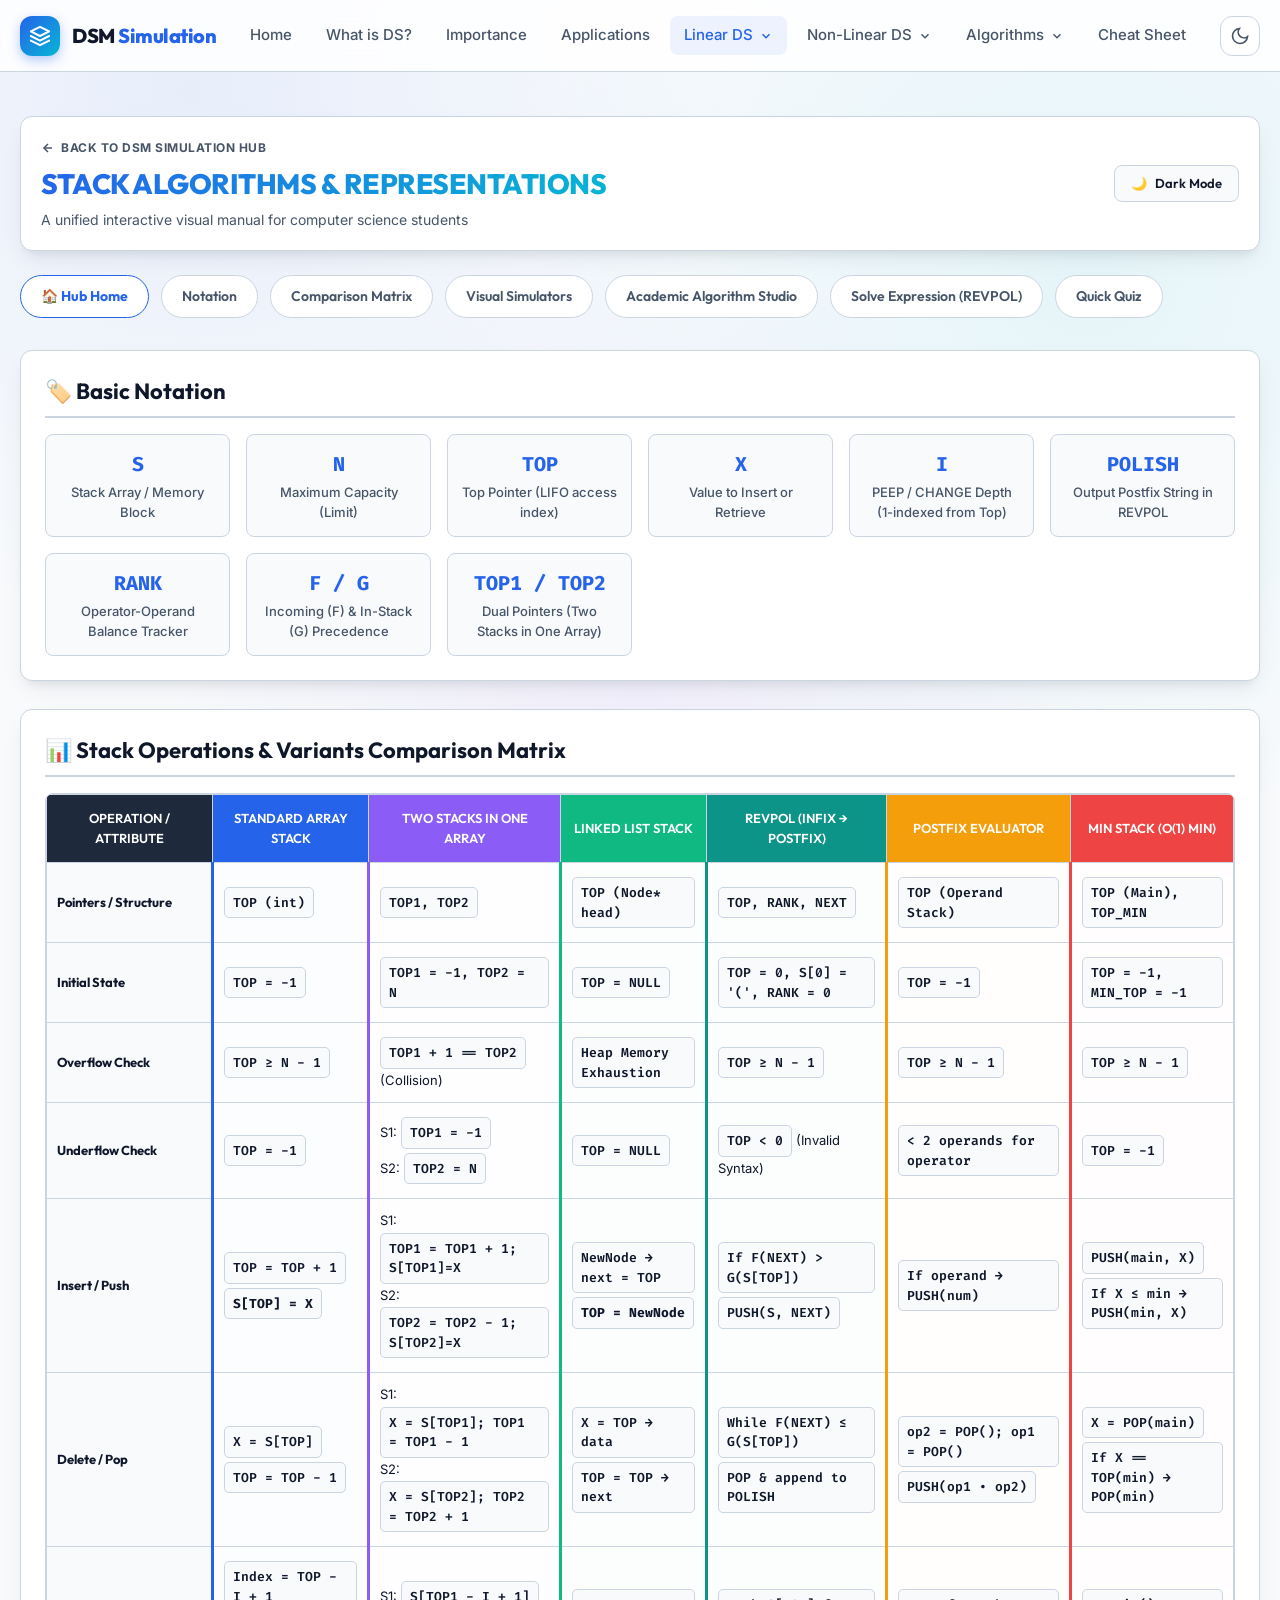
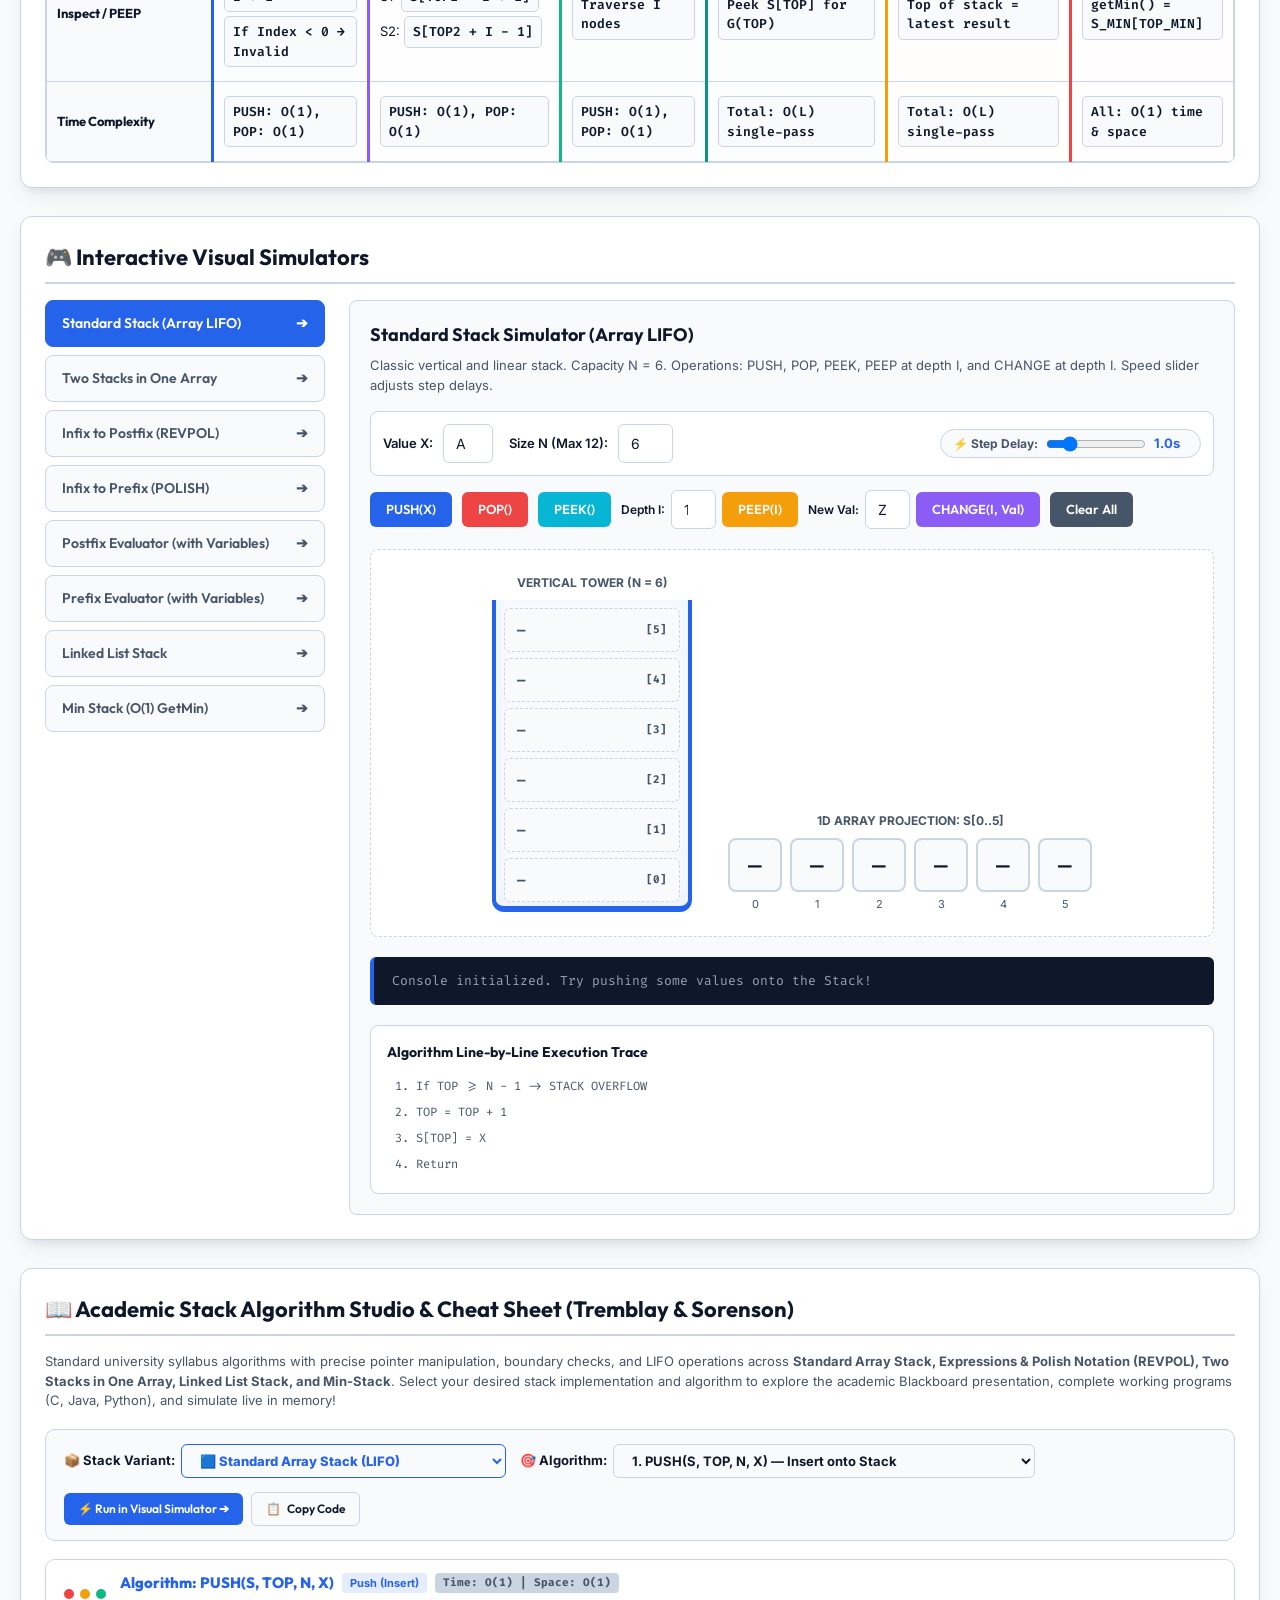
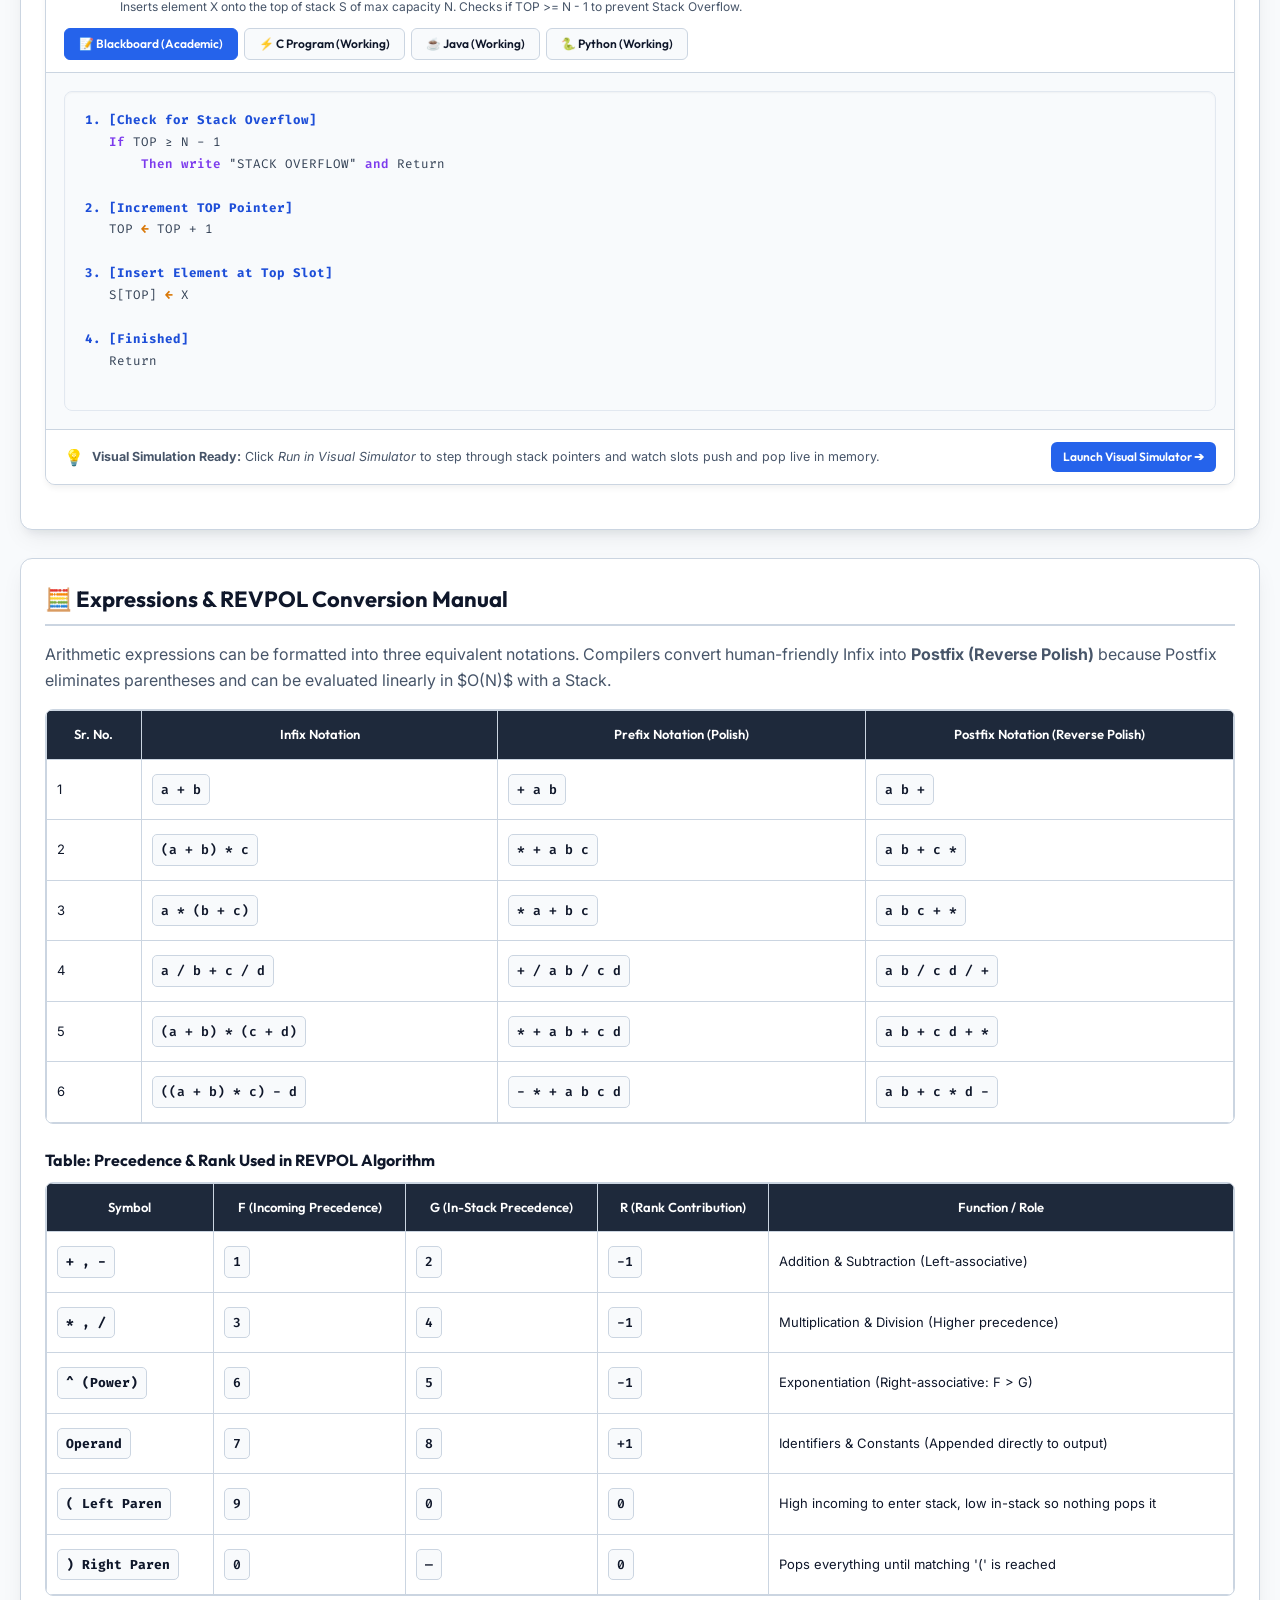
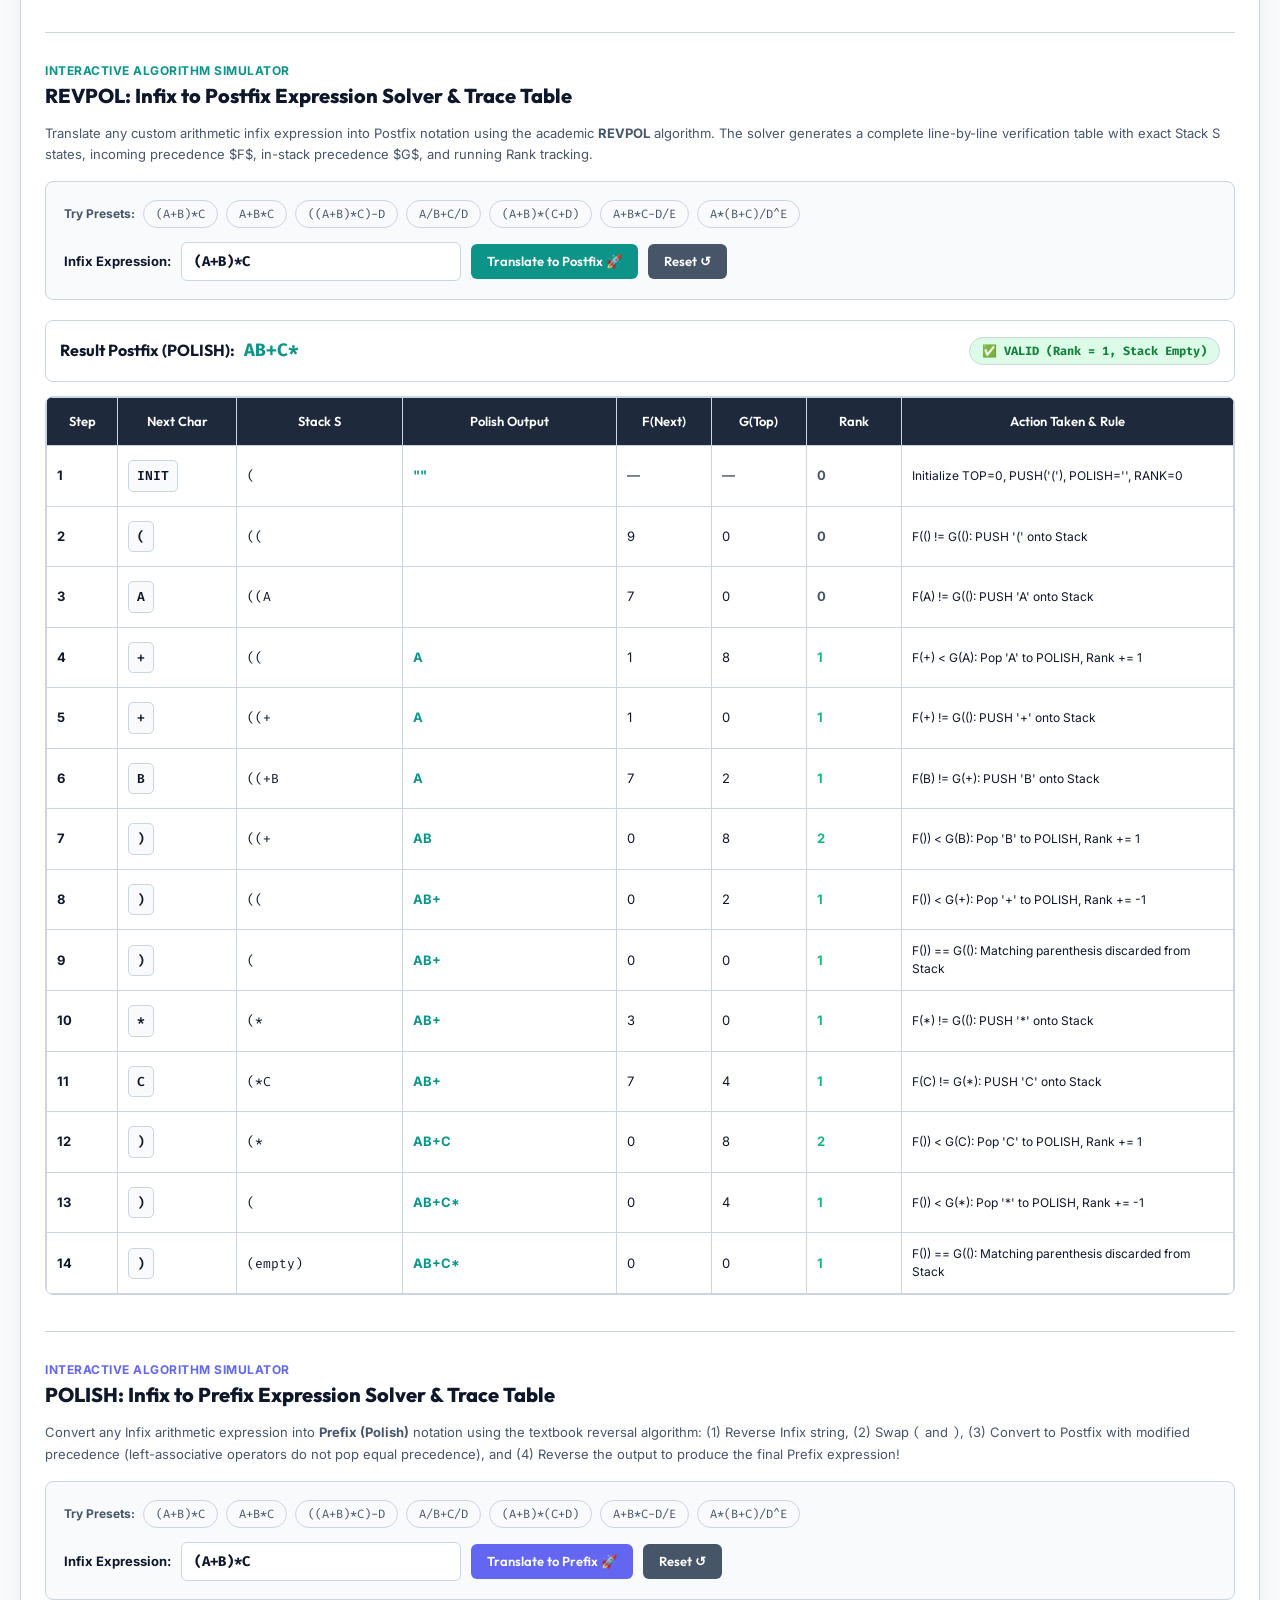
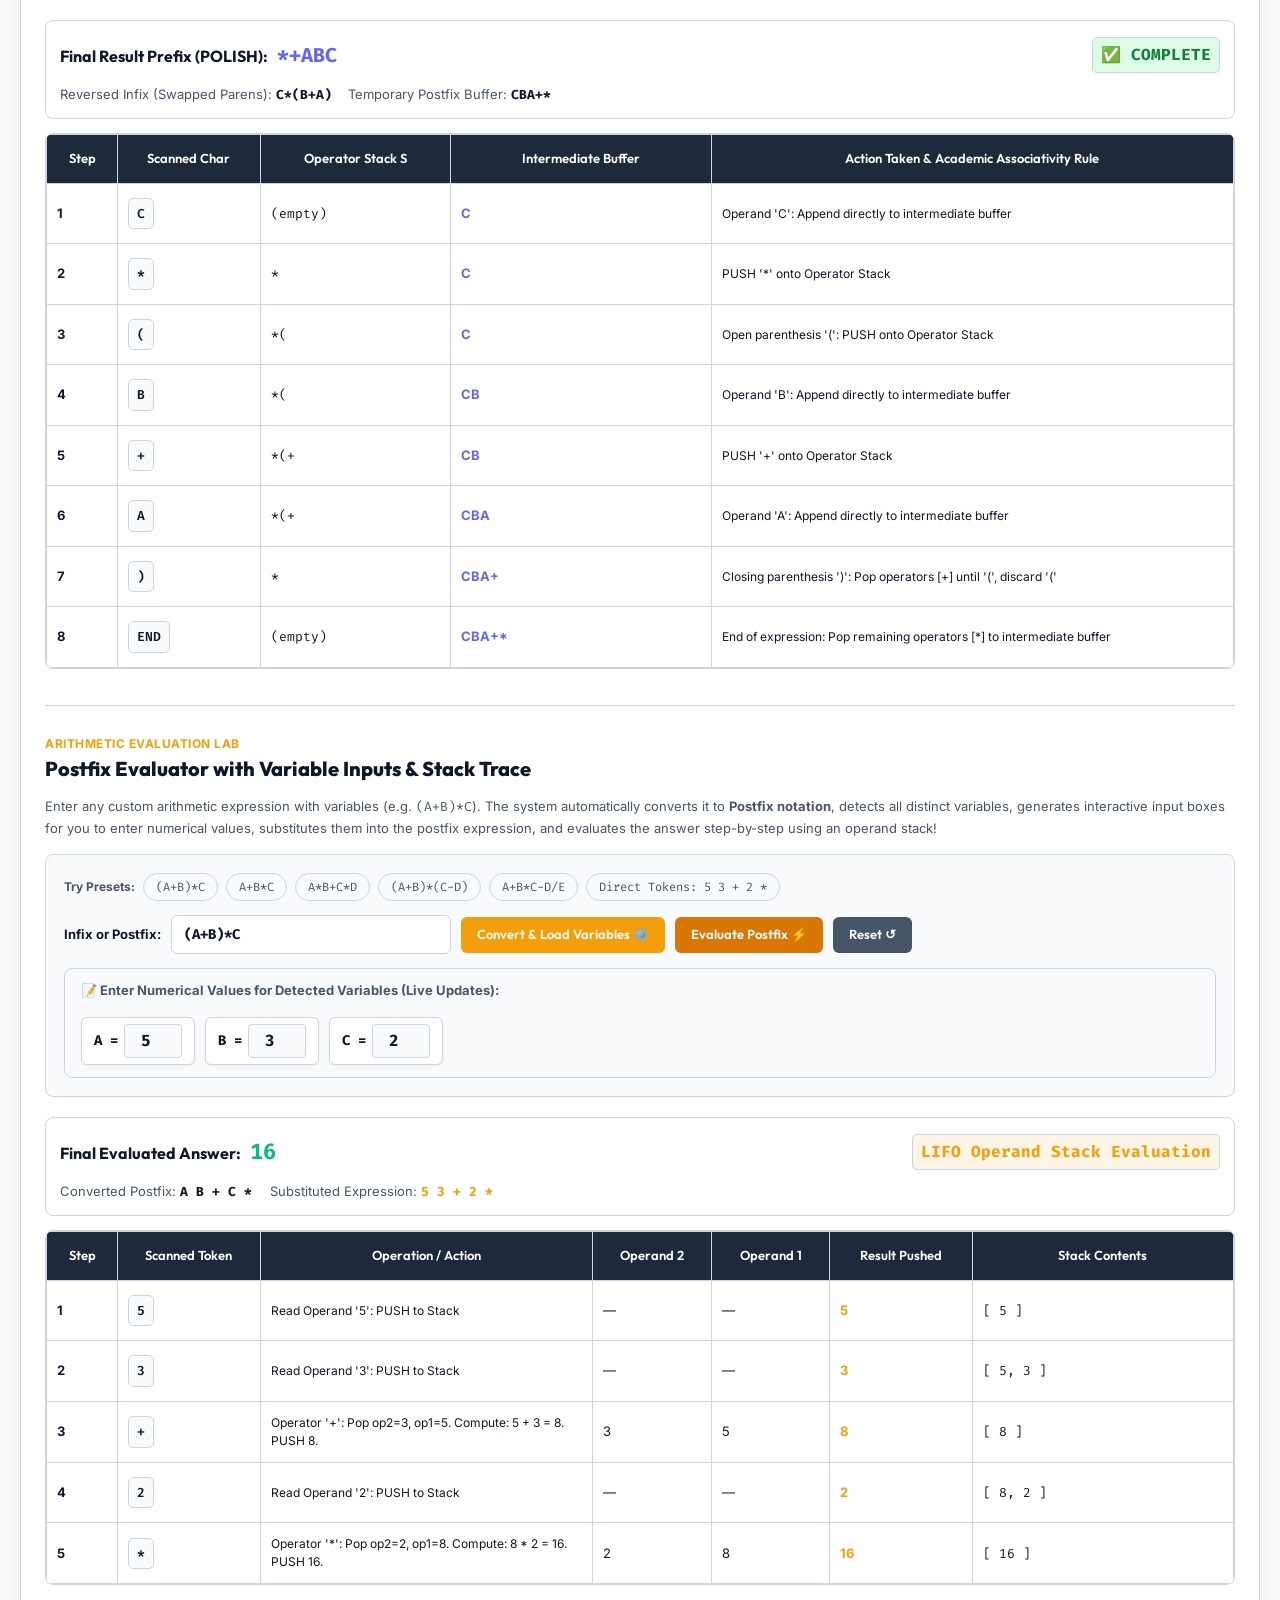
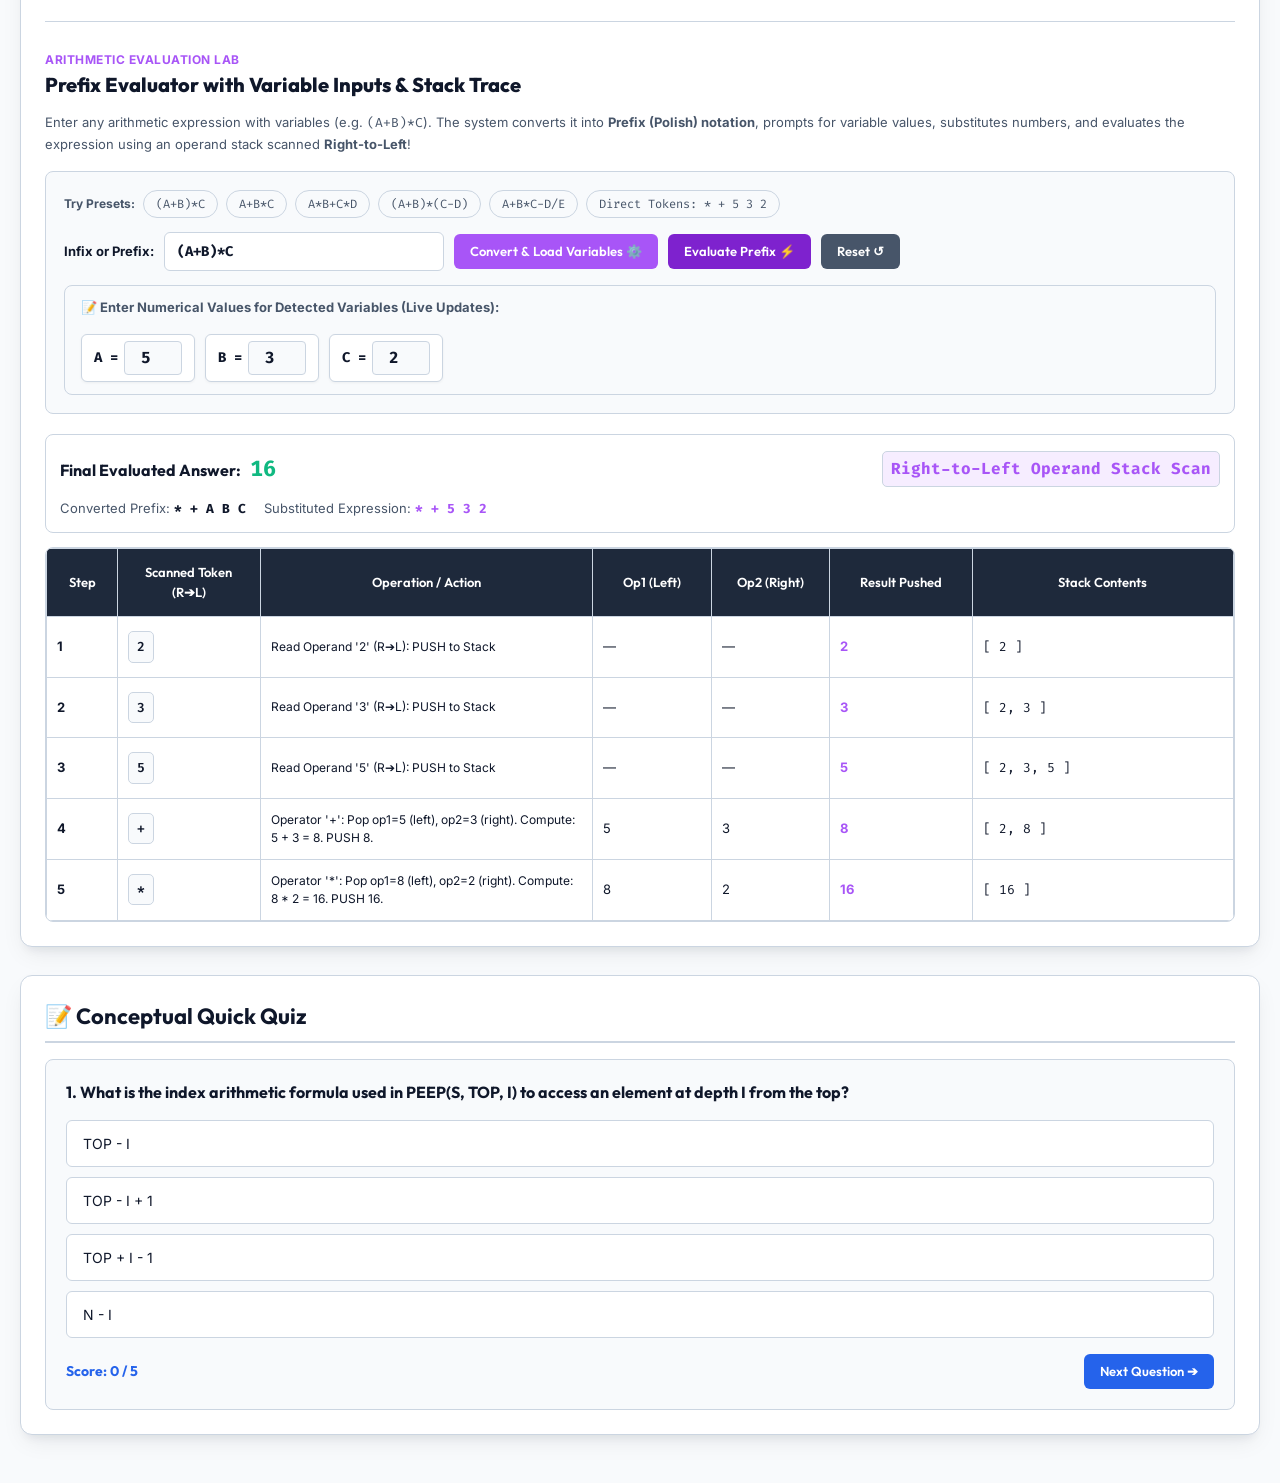
<file: stack_cheatsheet.html>
<!DOCTYPE html>
<html lang="en">
<head>
    <meta charset="UTF-8">
    <meta name="viewport" content="width=device-width, initial-scale=1.0">
    <title>Stack Algorithms & Interactive Simulator | DSM Suite</title>
    <meta name="description" content="A comprehensive interactive cheat sheet and visual simulator for students to master Stacks: PUSH, POP, PEEP, CHANGE, PEEK, Two Stacks in One Array, REVPOL Infix to Postfix, Postfix Evaluator, and Min Stack.">
    
    <!-- Google Fonts -->
    <link rel="preconnect" href="https://fonts.googleapis.com">
    <link rel="preconnect" href="https://fonts.gstatic.com" crossorigin>
    <link href="https://fonts.googleapis.com/css2?family=Inter:wght@300;400;500;600;700&family=Outfit:wght@400;500;600;700;800&family=Fira+Code:wght@400;500;600&display=swap" rel="stylesheet">
    
    <!-- Unified Shared Stylesheet & Logic -->
    <link rel="stylesheet" href="style.css">
    <script src="main.js" defer></script>
    
    <!-- Inline Styling (Vanilla CSS) Matching Queue Pattern -->
    <style>
        :root {
            /* Light Theme Variables */
            --bg-primary: #f8fafc;
            --bg-secondary: #ffffff;
            --text-primary: #0f172a;
            --text-secondary: #475569;
            --border-color: #cbd5e1;
            --card-bg: #ffffff;
            --shadow: 0 10px 25px -5px rgba(15, 23, 42, 0.08), 0 8px 10px -6px rgba(15, 23, 42, 0.08);
            --transition: all 0.3s cubic-bezier(0.4, 0, 0.2, 1);
            
            /* Accent Colors per Stack Type */
            --color-standard: #2563eb; /* Blue */
            --color-twostacks: #8b5cf6; /* Purple */
            --color-revpol: #0d9488; /* Teal */
            --color-prefix: #6366f1; /* Indigo */
            --color-postfix: #f59e0b; /* Amber */
            --color-prefixeval: #a855f7; /* Violet */
            --color-linked: #10b981; /* Emerald */
            --color-minstack: #ef4444; /* Crimson */
            
            /* Status Colors */
            --color-overflow: #dc2626;
            --color-underflow: #ea580c;
            --color-success: #16a34a;

            /* Pleasant Eye-Friendly Algorithm & Code Block Colors */
            --code-bg: #f8fafc;
            --code-text: #334155;
            --code-border: #e2e8f0;
            --code-step: #1d4ed8;
            --code-kw: #7c3aed;
            --code-str: #059669;
            --code-arrow: #d97706;
            
            --font-main: 'Inter', sans-serif;
            --font-head: 'Outfit', sans-serif;
            --font-code: 'Fira Code', monospace;
        }

        [data-theme="dark"] {
            /* Dark Theme Variables */
            --bg-primary: #090d16;
            --bg-secondary: #111827;
            --text-primary: #f8fafc;
            --text-secondary: #94a3b8;
            --border-color: #374151;
            --card-bg: #1f2937;
            --shadow: 0 20px 25px -5px rgba(0, 0, 0, 0.5), 0 10px 10px -5px rgba(0, 0, 0, 0.4);

            /* Dark Mode Eye-Friendly Code Block Colors (Serene midnight slate, soft pastel accents) */
            --code-bg: #0c1424;
            --code-text: #cbd5e1;
            --code-border: #1e293b;
            --code-step: #60a5fa;
            --code-kw: #c084fc;
            --code-str: #34d399;
            --code-arrow: #fbbf24;
        }

        * {
            box-sizing: border-box;
            margin: 0;
            padding: 0;
        }

        body {
            background-color: var(--bg-primary);
            color: var(--text-primary);
            font-family: var(--font-main);
            line-height: 1.5;
            transition: var(--transition);
        }

        .container {
            width: 100%;
            max-width: 1400px;
            margin: 0 auto;
            padding: 20px;
        }

        /* Header Styling */
        header {
            display: flex;
            justify-content: space-between;
            align-items: center;
            padding: 20px;
            background: var(--card-bg);
            border: 1px solid var(--border-color);
            border-radius: 12px;
            box-shadow: var(--shadow);
            margin-bottom: 24px;
            transition: var(--transition);
        }

        .header-title h1 {
            font-family: var(--font-head);
            font-weight: 800;
            font-size: 28px;
            background: linear-gradient(135deg, #2563eb, #06b6d4);
            -webkit-background-clip: text;
            -webkit-text-fill-color: transparent;
            letter-spacing: -0.5px;
        }

        .header-title p {
            font-size: 14px;
            color: var(--text-secondary);
            margin-top: 4px;
        }

        .theme-toggle-btn {
            background: var(--bg-primary);
            border: 1px solid var(--border-color);
            padding: 8px 16px;
            border-radius: 8px;
            cursor: pointer;
            font-family: var(--font-head);
            font-weight: 600;
            font-size: 13px;
            color: var(--text-primary);
            display: flex;
            align-items: center;
            gap: 8px;
            transition: var(--transition);
        }

        .theme-toggle-btn:hover {
            transform: translateY(-2px);
            box-shadow: var(--shadow);
        }

        /* Navigation Links Pill Bar */
        .nav-bar {
            display: flex;
            gap: 12px;
            margin-bottom: 24px;
            overflow-x: auto;
            padding-bottom: 8px;
        }

        .nav-link-pill {
            background: var(--card-bg);
            border: 1px solid var(--border-color);
            color: var(--text-secondary);
            padding: 10px 20px;
            border-radius: 30px;
            font-family: var(--font-head);
            font-weight: 600;
            font-size: 14px;
            text-decoration: none;
            cursor: pointer;
            white-space: nowrap;
            transition: var(--transition);
            display: inline-flex;
            align-items: center;
            gap: 6px;
        }

        .nav-link-pill:hover, .nav-link-pill.active {
            color: var(--text-primary);
            border-color: var(--text-primary);
            background: var(--bg-primary);
            transform: scale(1.02);
        }

        /* Dashboard Sections */
        .section-card {
            background: var(--card-bg);
            border: 1px solid var(--border-color);
            border-radius: 12px;
            box-shadow: var(--shadow);
            padding: 24px;
            margin-bottom: 28px;
            transition: var(--transition);
        }

        .section-card h2 {
            font-family: var(--font-head);
            font-weight: 700;
            font-size: 22px;
            margin-bottom: 16px;
            border-bottom: 2px solid var(--border-color);
            padding-bottom: 8px;
            display: flex;
            align-items: center;
            gap: 10px;
        }

        /* Notation Grid */
        .notation-grid {
            display: grid;
            grid-template-columns: repeat(auto-fit, minmax(180px, 1fr));
            gap: 16px;
        }

        .notation-item {
            background: var(--bg-primary);
            border: 1px solid var(--border-color);
            border-radius: 8px;
            padding: 14px;
            text-align: center;
            transition: var(--transition);
        }

        .notation-item:hover {
            transform: translateY(-3px);
            border-color: var(--color-standard);
        }

        .notation-symbol {
            font-family: var(--font-code);
            font-weight: 700;
            font-size: 20px;
            color: var(--color-standard);
            margin-bottom: 4px;
        }

        .notation-desc {
            font-size: 13px;
            color: var(--text-secondary);
            font-weight: 500;
        }

        /* Matrix Styling */
        .matrix-container {
            overflow-x: auto;
            border-radius: 8px;
            border: 1px solid var(--border-color);
        }

        .matrix-table {
            width: 100%;
            border-collapse: collapse;
            text-align: left;
            font-size: 13px;
            min-width: 1050px;
        }

        .matrix-table th {
            background: #1e293b;
            color: #ffffff;
            font-family: var(--font-head);
            font-weight: 600;
            padding: 14px 10px;
            border: 1px solid var(--border-color);
            text-align: center;
        }

        .matrix-table td {
            padding: 12px 10px;
            border: 1px solid var(--border-color);
            vertical-align: middle;
            transition: var(--transition);
        }

        .matrix-table tr:hover td {
            background: rgba(37, 99, 235, 0.03);
        }

        .matrix-row-title {
            background: var(--bg-primary);
            font-weight: 700;
            color: var(--text-primary);
            font-family: var(--font-head);
            width: 14%;
        }

        /* Column Highlights */
        .col-standard { border-left: 3px solid var(--color-standard) !important; background: rgba(37, 99, 235, 0.01); }
        .col-twostacks { border-left: 3px solid var(--color-twostacks) !important; background: rgba(139, 92, 246, 0.01); }
        .col-revpol { border-left: 3px solid var(--color-revpol) !important; background: rgba(13, 148, 136, 0.01); }
        .col-postfix { border-left: 3px solid var(--color-postfix) !important; background: rgba(245, 158, 11, 0.01); }
        .col-linked { border-left: 3px solid var(--color-linked) !important; background: rgba(16, 185, 129, 0.01); }
        .col-minstack { border-left: 3px solid var(--color-minstack) !important; background: rgba(239, 68, 68, 0.01); }

        .formula-box {
            font-family: var(--font-code);
            font-weight: 600;
            background: var(--bg-primary);
            padding: 5px 8px;
            border-radius: 5px;
            border: 1px solid var(--border-color);
            display: inline-block;
            word-break: break-word;
            margin: 2px 0;
        }

        .elegant-reset {
            background: #fef2f2;
            color: #991b1b;
            border-color: #fca5a5;
        }
        [data-theme="dark"] .elegant-reset {
            background: #451a1a;
            color: #fca5a5;
            border-color: #7f1d1d;
        }

        /* Simulator Grid Layout */
        .simulator-grid {
            display: grid;
            grid-template-columns: 280px 1fr;
            gap: 24px;
        }

        @media (max-width: 900px) {
            .simulator-grid {
                grid-template-columns: 1fr;
            }
        }

        .sidebar-tabs {
            display: flex;
            flex-direction: column;
            gap: 8px;
        }

        @media (max-width: 900px) {
            .sidebar-tabs {
                flex-direction: row;
                overflow-x: auto;
                padding-bottom: 6px;
            }
        }

        .sidebar-tab-btn {
            background: var(--bg-primary);
            border: 1px solid var(--border-color);
            color: var(--text-secondary);
            padding: 12px 16px;
            border-radius: 8px;
            font-family: var(--font-head);
            font-weight: 600;
            font-size: 14px;
            text-align: left;
            cursor: pointer;
            transition: var(--transition);
            display: flex;
            align-items: center;
            justify-content: space-between;
        }

        .sidebar-tab-btn:hover {
            transform: translateX(4px);
            color: var(--text-primary);
        }

        @media (max-width: 900px) {
            .sidebar-tab-btn:hover {
                transform: translateY(-2px);
            }
        }

        .sidebar-tab-btn.active {
            color: #ffffff;
        }

        .sidebar-tab-btn[data-type="standard"].active { background-color: var(--color-standard); border-color: var(--color-standard); }
        .sidebar-tab-btn[data-type="twostacks"].active { background-color: var(--color-twostacks); border-color: var(--color-twostacks); }
        .sidebar-tab-btn[data-type="revpol"].active { background-color: var(--color-revpol); border-color: var(--color-revpol); }
        .sidebar-tab-btn[data-type="prefix"].active { background-color: var(--color-prefix); border-color: var(--color-prefix); }
        .sidebar-tab-btn[data-type="postfix"].active { background-color: var(--color-postfix); border-color: var(--color-postfix); }
        .sidebar-tab-btn[data-type="prefixeval"].active { background-color: var(--color-prefixeval); border-color: var(--color-prefixeval); }
        .sidebar-tab-btn[data-type="linked"].active { background-color: var(--color-linked); border-color: var(--color-linked); }
        .sidebar-tab-btn[data-type="minstack"].active { background-color: var(--color-minstack); border-color: var(--color-minstack); }

        .simulator-content {
            border: 1px solid var(--border-color);
            border-radius: 8px;
            padding: 20px;
            background: var(--bg-primary);
        }

        /* Controls Block */
        .controls-block {
            display: flex;
            flex-direction: column;
            gap: 14px;
            margin-bottom: 20px;
        }

        .controls-row {
            display: flex;
            flex-wrap: wrap;
            gap: 10px;
            align-items: center;
            width: 100%;
        }

        .input-elem {
            padding: 8px 12px;
            border: 1px solid var(--border-color);
            border-radius: 6px;
            font-family: var(--font-main);
            font-size: 14px;
            width: 80px;
            background: var(--card-bg);
            color: var(--text-primary);
        }

        .btn-action {
            padding: 8px 16px;
            border-radius: 6px;
            border: none;
            color: #ffffff;
            font-family: var(--font-head);
            font-weight: 600;
            font-size: 13px;
            cursor: pointer;
            transition: var(--transition);
            display: inline-flex;
            align-items: center;
            gap: 6px;
        }

        .btn-action:hover {
            transform: translateY(-2px);
            filter: brightness(1.1);
        }

        .btn-action:active {
            transform: translateY(0);
        }

        .btn-standard { background-color: var(--color-standard); }
        .btn-twostacks { background-color: var(--color-twostacks); }
        .btn-revpol { background-color: var(--color-revpol); }
        .btn-prefix { background-color: var(--color-prefix); }
        .btn-postfix { background-color: var(--color-postfix); }
        .btn-prefixeval { background-color: var(--color-prefixeval); }
        .btn-linked { background-color: var(--color-linked); }
        .btn-minstack { background-color: var(--color-minstack); }
        .btn-reset { background-color: var(--text-secondary); }

        /* Variable Inputs Card */
        .var-inputs-card {
            display: flex;
            flex-wrap: wrap;
            gap: 12px;
            align-items: center;
            background: var(--bg-primary);
            border: 1px solid var(--border-color);
            border-radius: 8px;
            padding: 12px 16px;
            margin-top: 10px;
            width: 100%;
        }

        .var-chip {
            display: inline-flex;
            align-items: center;
            gap: 6px;
            background: var(--card-bg);
            border: 1px solid var(--border-color);
            padding: 6px 12px;
            border-radius: 6px;
            box-shadow: 0 1px 3px rgba(0,0,0,0.05);
        }

        .var-chip label {
            font-family: var(--font-code);
            font-weight: 700;
            font-size: 14px;
            color: var(--text-primary);
        }

        .var-input-field {
            width: 58px;
            padding: 4px 8px;
            border: 1px solid var(--border-color);
            border-radius: 4px;
            font-family: var(--font-code);
            font-weight: 700;
            text-align: center;
            background: var(--bg-primary);
            color: var(--text-primary);
        }

        /* Visualization Container */
        .visualization-container {
            min-height: 280px;
            display: flex;
            flex-direction: column;
            justify-content: center;
            align-items: center;
            background: var(--card-bg);
            border: 1px dashed var(--border-color);
            border-radius: 8px;
            padding: 24px;
            margin-bottom: 20px;
            position: relative;
        }

        /* Vertical Stack Visualizer */
        .stack-tower-wrap {
            display: flex;
            align-items: flex-end;
            gap: 36px;
            flex-wrap: wrap;
            justify-content: center;
        }

        .stack-tower {
            width: 200px;
            border-left: 4px solid var(--color-standard);
            border-right: 4px solid var(--color-standard);
            border-bottom: 6px solid var(--color-standard);
            border-radius: 0 0 12px 12px;
            display: flex;
            flex-direction: column-reverse;
            background: rgba(37, 99, 235, 0.03);
            padding: 8px 8px 4px 8px;
            gap: 6px;
            position: relative;
            box-shadow: inset 0 -10px 20px rgba(37, 99, 235, 0.05);
        }

        .stack-slot {
            width: 100%;
            height: 44px;
            border-radius: 6px;
            border: 1px dashed var(--border-color);
            display: flex;
            align-items: center;
            justify-content: space-between;
            padding: 0 12px;
            font-family: var(--font-code);
            font-size: 14px;
            font-weight: 700;
            color: var(--text-secondary);
            background: var(--bg-primary);
            transition: all 0.3s cubic-bezier(0.4, 0, 0.2, 1);
            position: relative;
        }

        .stack-slot.filled {
            background: linear-gradient(135deg, rgba(37, 99, 235, 0.15), rgba(6, 182, 212, 0.15));
            border: 2px solid var(--color-standard);
            color: var(--text-primary);
            box-shadow: 0 4px 12px rgba(37, 99, 235, 0.15);
            animation: popIn 0.3s forwards;
        }

        .stack-slot.is-top {
            border-color: #10b981;
            background: linear-gradient(135deg, rgba(16, 185, 129, 0.2), rgba(6, 182, 212, 0.15));
        }

        .stack-slot.highlight-peep {
            border-color: #f59e0b !important;
            background: rgba(245, 158, 11, 0.25) !important;
            transform: scale(1.04);
            box-shadow: 0 0 18px rgba(245, 158, 11, 0.4);
        }

        .stack-pointer-badge {
            position: absolute;
            left: calc(100% + 14px);
            display: flex;
            align-items: center;
            gap: 4px;
            font-family: var(--font-head);
            font-weight: 800;
            font-size: 11px;
            color: #10b981;
            background: rgba(16, 185, 129, 0.12);
            padding: 3px 8px;
            border-radius: 20px;
            white-space: nowrap;
            border: 1px solid rgba(16, 185, 129, 0.3);
            animation: slideArrow 0.3s forwards;
        }

        .stack-slot-idx {
            font-size: 11px;
            color: var(--text-secondary);
            font-family: var(--font-code);
        }

        /* Two Stacks In One Array */
        .twostacks-array {
            display: flex;
            gap: 8px;
            margin: 20px 0;
            flex-wrap: wrap;
            justify-content: center;
        }

        .twostack-cell-box {
            display: flex;
            flex-direction: column;
            align-items: center;
            position: relative;
        }

        .twostack-cell {
            width: 54px;
            height: 54px;
            border: 2px solid var(--border-color);
            border-radius: 8px;
            display: flex;
            justify-content: center;
            align-items: center;
            font-family: var(--font-head);
            font-weight: 700;
            font-size: 18px;
            background: var(--bg-primary);
            transition: all 0.3s ease;
        }

        .twostack-cell.s1 {
            border-color: var(--color-standard);
            background: rgba(37, 99, 235, 0.15);
            color: var(--color-standard);
        }

        .twostack-cell.s2 {
            border-color: var(--color-twostacks);
            background: rgba(139, 92, 246, 0.15);
            color: var(--color-twostacks);
        }

        /* REVPOL Visual Display */
        .revpol-display-grid {
            display: grid;
            grid-template-columns: repeat(auto-fit, minmax(220px, 1fr));
            gap: 16px;
            width: 100%;
        }

        .revpol-card {
            background: var(--bg-primary);
            border: 1px solid var(--border-color);
            border-radius: 8px;
            padding: 14px;
        }

        .revpol-tape {
            display: flex;
            gap: 6px;
            overflow-x: auto;
            padding: 8px 0;
        }

        .tape-token {
            padding: 6px 12px;
            background: var(--card-bg);
            border: 1px solid var(--border-color);
            border-radius: 6px;
            font-family: var(--font-code);
            font-weight: 700;
            font-size: 14px;
        }

        .tape-token.active {
            border-color: var(--color-revpol);
            background: rgba(13, 148, 136, 0.15);
            color: var(--color-revpol);
            transform: scale(1.08);
        }

        /* Linked Stack Visuals */
        .linked-node-chain {
            display: flex;
            align-items: center;
            gap: 12px;
            flex-wrap: wrap;
            justify-content: center;
            padding: 20px 0;
        }

        .linked-node {
            display: flex;
            border: 2px solid var(--color-linked);
            border-radius: 8px;
            background: var(--card-bg);
            box-shadow: 0 4px 10px rgba(16, 185, 129, 0.1);
        }

        .linked-data {
            padding: 10px 14px;
            font-family: var(--font-head);
            font-weight: 700;
            font-size: 16px;
            color: var(--text-primary);
            border-right: 1px solid var(--border-color);
        }

        .linked-next {
            padding: 10px 10px;
            font-family: var(--font-code);
            font-size: 11px;
            color: var(--color-linked);
            display: flex;
            align-items: center;
            background: rgba(16, 185, 129, 0.08);
        }

        .linked-arrow {
            font-size: 18px;
            color: var(--color-linked);
            font-weight: 800;
        }

        /* Console Output */
        .console-output {
            background: #0f172a;
            color: #94a3b8;
            padding: 14px 18px;
            border-radius: 6px;
            font-family: var(--font-code);
            font-size: 13px;
            border-left: 4px solid var(--color-standard);
            margin-bottom: 20px;
            line-height: 1.5;
            min-height: 48px;
            display: flex;
            align-items: center;
        }

        .console-output.warn {
            border-left-color: #ef4444;
            color: #fca5a5;
        }

        .console-output.success {
            border-left-color: #10b981;
            color: #86efac;
        }

        /* Trace Lines Box */
        .trace-steps {
            background: var(--card-bg);
            border: 1px solid var(--border-color);
            border-radius: 8px;
            padding: 16px;
        }

        .trace-steps h4 {
            font-family: var(--font-head);
            font-size: 14px;
            margin-bottom: 10px;
            color: var(--text-primary);
        }

        .trace-line {
            font-family: var(--font-code);
            font-size: 12px;
            padding: 4px 8px;
            border-radius: 4px;
            color: var(--text-secondary);
            transition: var(--transition);
        }

        .trace-line.active-line {
            background: rgba(37, 99, 235, 0.15);
            color: var(--color-standard);
            font-weight: 700;
            border-left: 3px solid var(--color-standard);
        }

        /* Algorithm Cards Grid */
        .algo-grid {
            display: grid;
            grid-template-columns: repeat(auto-fit, minmax(360px, 1fr));
            gap: 20px;
            margin-top: 16px;
        }

        .algo-card {
            background: var(--bg-primary);
            border: 1px solid var(--border-color);
            border-radius: 8px;
            padding: 20px;
            transition: var(--transition);
        }

        .algo-card:hover {
            border-color: var(--color-standard);
            transform: translateY(-2px);
        }

        .algo-card h3 {
            font-family: var(--font-head);
            font-size: 16px;
            font-weight: 700;
            color: var(--color-standard);
            margin-bottom: 8px;
            display: flex;
            align-items: center;
            justify-content: space-between;
        }

        .algo-card p {
            font-size: 13px;
            color: var(--text-secondary);
            line-height: 1.5;
            margin-bottom: 12px;
        }

        .algo-code-box {
            background: #1e293b;
            color: #f8fafc;
            padding: 14px;
            border-radius: 6px;
            font-family: var(--font-code);
            font-size: 12px;
            line-height: 1.6;
            overflow-x: auto;
            border: 1px solid var(--border-color);
        }

        /* Code Tabs */
        .code-tabs {
            border: 1px solid var(--border-color);
            border-radius: 8px;
            overflow: hidden;
        }

        .tab-headers {
            display: flex;
            background: var(--bg-primary);
            border-bottom: 1px solid var(--border-color);
            overflow-x: auto;
        }

        .tab-btn {
            padding: 12px 20px;
            font-family: var(--font-head);
            font-weight: 600;
            font-size: 14px;
            color: var(--text-secondary);
            background: transparent;
            border: none;
            cursor: pointer;
            border-bottom: 2px solid transparent;
            transition: var(--transition);
            white-space: nowrap;
        }

        .tab-btn:hover {
            color: var(--text-primary);
        }

        .tab-btn.active {
            color: var(--color-standard);
            border-bottom-color: var(--color-standard);
            background: var(--card-bg);
        }

        .code-display {
            background: #0f172a;
            padding: 20px;
        }

        .code-block {
            font-family: var(--font-code);
            font-size: 13px;
            color: #e2e8f0;
            line-height: 1.6;
        }

        /* Quiz Container */
        .quiz-container {
            border: 1px solid var(--border-color);
            border-radius: 8px;
            padding: 20px;
            background: var(--bg-primary);
        }

        .quiz-question {
            font-family: var(--font-head);
            font-weight: 700;
            font-size: 16px;
            margin-bottom: 16px;
        }

        .quiz-options {
            display: flex;
            flex-direction: column;
            gap: 10px;
            margin-bottom: 16px;
        }

        .quiz-option {
            background: var(--card-bg);
            border: 1px solid var(--border-color);
            border-radius: 6px;
            padding: 12px 16px;
            cursor: pointer;
            font-size: 14px;
            transition: var(--transition);
            display: flex;
            justify-content: space-between;
            align-items: center;
        }

        .quiz-option:hover {
            border-color: var(--color-standard);
            background: rgba(37, 99, 235, 0.05);
        }

        .quiz-option.correct {
            background: rgba(22, 163, 74, 0.15) !important;
            border-color: #16a34a !important;
            font-weight: 600;
        }

        .quiz-option.wrong {
            background: rgba(220, 38, 38, 0.15) !important;
            border-color: #dc2626 !important;
        }

        .quiz-explanation {
            display: none;
            padding: 12px;
            border-radius: 6px;
            background: var(--card-bg);
            border-left: 4px solid var(--color-standard);
            font-size: 13px;
            margin-bottom: 16px;
            line-height: 1.5;
        }

        .quiz-nav {
            display: flex;
            justify-content: space-between;
            align-items: center;
        }

        .quiz-score-badge {
            font-family: var(--font-head);
            font-weight: 700;
            font-size: 14px;
            color: var(--color-standard);
        }

        /* Preset Pill Styling */
        .preset-pill-btn {
            background: var(--bg-primary);
            border: 1px solid var(--border-color);
            color: var(--text-secondary);
            padding: 4px 12px;
            border-radius: 20px;
            font-family: var(--font-code);
            font-size: 12px;
            cursor: pointer;
            transition: var(--transition);
        }

        .preset-pill-btn:hover {
            border-color: var(--color-standard);
            color: var(--color-standard);
            transform: translateY(-1px);
        }

        /* Keyframe Animations */
        @keyframes popIn {
            0% { transform: scale(0.85); opacity: 0; }
            100% { transform: scale(1); opacity: 1; }
        }

        @keyframes slideArrow {
            0% { transform: translateY(4px); opacity: 0; }
            100% { transform: translateY(0); opacity: 1; }
        }

        /* Algorithm Syntax Highlighting & Line Breaks */
        .algo-step-head {
            color: var(--code-step);
            font-weight: 700;
        }

        .algo-kw {
            color: var(--code-kw);
            font-weight: 600;
        }

        .algo-str {
            color: var(--code-str);
            font-weight: 500;
        }

        .algo-arrow {
            color: var(--code-arrow);
            font-weight: 700;
        }

        /* Academic Blackboard Studio */
        .studio-card {
            background: var(--bg-primary);
            border: 1px solid var(--border-color);
            border-radius: 10px;
            overflow: hidden;
            box-shadow: 0 4px 6px -1px rgba(0,0,0,0.06);
            margin-bottom: 20px;
            transition: var(--transition);
        }

        .studio-header {
            background: var(--card-bg);
            border-bottom: 1px solid var(--border-color);
            padding: 12px 18px;
            display: flex;
            align-items: center;
            justify-content: space-between;
            flex-wrap: wrap;
            gap: 12px;
        }

        .studio-dots {
            display: flex;
            align-items: center;
            gap: 6px;
        }

        .studio-dot {
            width: 10px;
            height: 10px;
            border-radius: 50%;
            display: inline-block;
        }
        .studio-dot.red { background: #ef4444; }
        .studio-dot.yellow { background: #f59e0b; }
        .studio-dot.green { background: #10b981; }

        .studio-tabs {
            display: flex;
            gap: 6px;
            flex-wrap: wrap;
        }

        .stack-tab-btn {
            background: var(--bg-primary);
            border: 1px solid var(--border-color);
            padding: 6px 14px;
            border-radius: 6px;
            cursor: pointer;
            font-family: var(--font-head);
            font-weight: 600;
            font-size: 12px;
            color: var(--text-primary);
            transition: var(--transition);
            display: inline-flex;
            align-items: center;
            gap: 6px;
        }

        .stack-tab-btn:hover {
            border-color: var(--color-standard);
            background: var(--card-bg);
        }

        .stack-tab-btn.active {
            background: var(--color-standard);
            color: #ffffff;
            border-color: var(--color-standard);
        }

        .studio-body {
            padding: 18px;
        }

        .studio-code-box {
            background: var(--code-bg);
            color: var(--code-text);
            border: 1px solid var(--code-border);
            border-radius: 8px;
            padding: 18px 20px;
            font-family: var(--font-code);
            font-size: 12.5px;
            line-height: 1.75;
            min-height: 320px;
            overflow-x: auto;
            white-space: pre-wrap;
            word-break: break-word;
            box-shadow: inset 0 1px 2px rgba(0, 0, 0, 0.04);
            transition: var(--transition);
        }

        .studio-footer {
            background: var(--card-bg);
            border-top: 1px solid var(--border-color);
            padding: 12px 18px;
            display: flex;
            align-items: center;
            justify-content: space-between;
            flex-wrap: wrap;
            gap: 10px;
            font-size: 12.5px;
        }

        .studio-select {
            padding: 7px 14px;
            border: 1.5px solid var(--border-color);
            border-radius: 6px;
            font-family: var(--font-main);
            font-size: 13px;
            background: var(--bg-primary);
            color: var(--text-primary);
            outline: none;
            cursor: pointer;
            transition: var(--transition);
            width: auto;
            max-width: 100%;
        }

        .studio-select:focus {
            box-shadow: 0 0 0 2px rgba(37, 99, 235, 0.2);
        }
    </style>
</head>
<body>

    <!-- ========================================================================
         UNIFIED TOP NAVBAR (SHARED ACROSS ALL PAGES)
         ======================================================================== -->
    <nav class="navbar" id="navbar">
        <div class="container navbar-inner">
            <!-- Brand Logo -->
            <a href="index.html" class="nav-brand" aria-label="DSM Simulation Home">
                <div class="nav-logo-icon">
                    <svg width="22" height="22" viewBox="0 0 24 24" fill="none" stroke="currentColor" stroke-width="2.2" stroke-linecap="round" stroke-linejoin="round">
                        <polygon points="12 2 2 7 12 12 22 7 12 2"></polygon>
                        <polyline points="2 17 12 22 22 17"></polyline>
                        <polyline points="2 12 12 17 22 12"></polyline>
                    </svg>
                </div>
                <div class="nav-logo-text">DSM <span>Simulation</span></div>
            </a>

            <!-- Desktop Menu -->
            <ul class="nav-menu">
                <li class="nav-item"><a href="index.html#hero" class="nav-link">Home</a></li>
                <li class="nav-item"><a href="index.html#definition" class="nav-link">What is DS?</a></li>
                <li class="nav-item"><a href="index.html#importance" class="nav-link">Importance</a></li>
                <li class="nav-item"><a href="index.html#applications" class="nav-link">Applications</a></li>

                <!-- Linear DS Dropdown -->
                <li class="nav-item">
                    <a href="index.html#modules" class="nav-link active">
                        Linear DS
                        <svg class="chevron" viewBox="0 0 24 24" fill="none" stroke="currentColor" stroke-width="2.5"><polyline points="6 9 12 15 18 9"></polyline></svg>
                    </a>
                    <div class="nav-dropdown">
                        <a href="stack_cheatsheet.html" class="dropdown-link" style="color:var(--accent-blue); font-weight:700;">
                            <svg width="18" height="18" viewBox="0 0 24 24" fill="none" stroke="currentColor" stroke-width="2"><path d="M4 19h16M4 15h16M4 11h16M4 7h16"/></svg>
                            Stack (LIFO)
                           
                        </a>
                        <a href="queue_cheatsheet.html" class="dropdown-link">
                            <svg width="18" height="18" viewBox="0 0 24 24" fill="none" stroke="currentColor" stroke-width="2"><rect x="3" y="5" width="18" height="14" rx="2"/><polyline points="3 10 12 10 12 14"/></svg>
                            Queue (FIFO)
                           
                        </a>
                        <a href="index.html#linkedlist" class="dropdown-link">
                            <svg width="18" height="18" viewBox="0 0 24 24" fill="none" stroke="currentColor" stroke-width="2"><circle cx="6" cy="12" r="3"/><circle cx="18" cy="12" r="3"/><line x1="9" y1="12" x2="15" y2="12"/></svg>
                            Linked List
                           
                        </a>
                    </div>
                </li>

                <!-- Non-Linear DS Dropdown -->
                <li class="nav-item">
                    <a href="index.html#modules" class="nav-link">
                        Non-Linear DS
                        <svg class="chevron" viewBox="0 0 24 24" fill="none" stroke="currentColor" stroke-width="2.5"><polyline points="6 9 12 15 18 9"></polyline></svg>
                    </a>
                    <div class="nav-dropdown">
                        <a href="index.html#tree" class="dropdown-link">
                            <svg width="18" height="18" viewBox="0 0 24 24" fill="none" stroke="currentColor" stroke-width="2"><path d="M12 2v6m-6 6l6-6 6 6m-9 6l3-6 3 6"/><circle cx="12" cy="2" r="1"/></svg>
                            Tree & BST
                           
                        </a>
                        <a href="index.html#graph" class="dropdown-link">
                            <svg width="18" height="18" viewBox="0 0 24 24" fill="none" stroke="currentColor" stroke-width="2"><circle cx="6" cy="6" r="3"/><circle cx="18" cy="6" r="3"/><circle cx="12" cy="18" r="3"/><line x1="8.5" y1="7.5" x2="15.5" y2="7.5"/><line x1="7.5" y1="8.5" x2="10.5" y2="15.5"/><line x1="16.5" y1="8.5" x2="13.5" y2="15.5"/></svg>
                            Graph Networks
                          
                        </a>
                    </div>
                </li>

                <!-- Algorithms Dropdown -->
                <li class="nav-item">
                    <a href="index.html#modules" class="nav-link">
                        Algorithms
                        <svg class="chevron" viewBox="0 0 24 24" fill="none" stroke="currentColor" stroke-width="2.5"><polyline points="6 9 12 15 18 9"></polyline></svg>
                    </a>
                    <div class="nav-dropdown">
                        <a href="index.html#searching" class="dropdown-link">
                            <svg width="18" height="18" viewBox="0 0 24 24" fill="none" stroke="currentColor" stroke-width="2"><circle cx="11" cy="11" r="8"/><line x1="21" y1="21" x2="16.65" y2="16.65"/></svg>
                            Searching (Find Items)
                           
                        </a>
                        <a href="index.html#sorting" class="dropdown-link">
                            <svg width="18" height="18" viewBox="0 0 24 24" fill="none" stroke="currentColor" stroke-width="2"><path d="M3 6h18M6 12h12M10 18h4"/></svg>
                            Sorting (Order Items)
                            
                        </a>
                    </div>
                </li>

                <li class="nav-item"><a href="index.html#cheatsheet" class="nav-link">Cheat Sheet</a></li>
            </ul>

            <!-- Nav Actions -->
            <div class="nav-actions">
                <button class="btn-icon theme-toggle" id="themeToggle" aria-label="Toggle theme" title="Toggle theme">
                    <svg class="sun-icon" viewBox="0 0 24 24" fill="none" stroke="currentColor" stroke-width="2"><circle cx="12" cy="12" r="5"></circle><line x1="12" y1="1" x2="12" y2="3"></line><line x1="12" y1="21" x2="12" y2="23"></line><line x1="4.22" y1="4.22" x2="5.64" y2="5.64"></line><line x1="18.36" y1="18.36" x2="19.78" y2="19.78"></line><line x1="1" y1="12" x2="3" y2="12"></line><line x1="21" y1="12" x2="23" y2="12"></line><line x1="4.22" y1="19.78" x2="5.64" y2="18.36"></line><line x1="18.36" y1="5.64" x2="19.78" y2="4.22"></line></svg>
                    <svg class="moon-icon" viewBox="0 0 24 24" fill="none" stroke="currentColor" stroke-width="2"><path d="M21 12.79A9 9 0 1 1 11.21 3 7 7 0 0 0 21 12.79z"></path></svg>
                </button>
                <button class="btn-icon mobile-toggle" id="mobileMenuBtn" aria-label="Open navigation menu">
                    <svg width="20" height="20" viewBox="0 0 24 24" fill="none" stroke="currentColor" stroke-width="2"><line x1="3" y1="12" x2="21" y2="12"></line><line x1="3" y1="6" x2="21" y2="6"></line><line x1="3" y1="18" x2="21" y2="18"></line></svg>
                </button>
            </div>
        </div>
    </nav>

    <!-- Mobile Drawer Overlay & Content -->
    <div class="mobile-overlay" id="mobileOverlay"></div>
    <aside class="mobile-drawer" id="mobileDrawer">
        <div class="mobile-drawer-header">
            <div class="nav-brand">
                <div class="nav-logo-icon">
                    <svg width="20" height="20" viewBox="0 0 24 24" fill="none" stroke="currentColor" stroke-width="2.2"><polygon points="12 2 2 7 12 12 22 7 12 2"></polygon><polyline points="2 17 12 22 22 17"></polyline><polyline points="2 12 12 17 22 12"></polyline></svg>
                </div>
                <div class="nav-logo-text">DSM <span>Simulation</span></div>
            </div>
            <button class="btn-icon" id="closeMobileBtn" aria-label="Close navigation drawer">
                <svg width="20" height="20" viewBox="0 0 24 24" fill="none" stroke="currentColor" stroke-width="2"><line x1="18" y1="6" x2="6" y2="18"></line><line x1="6" y1="6" x2="18" y2="18"></line></svg>
            </button>
        </div>

        <div class="mobile-nav-links">
            <a href="index.html#hero" class="mobile-nav-link">Home</a>
            <a href="index.html#definition" class="mobile-nav-link">What is DS?</a>
            <a href="index.html#importance" class="mobile-nav-link">Importance</a>
            <a href="index.html#applications" class="mobile-nav-link">Applications</a>

            <div class="mobile-nav-section-title">Linear Structures</div>
            <a href="stack_cheatsheet.html" class="mobile-nav-link" style="color:var(--accent-blue); font-weight:700;">Stack (LIFO)</a>
            <a href="queue_cheatsheet.html" class="mobile-nav-link">Queue (FIFO)</a>
            <a href="index.html#linkedlist" class="mobile-nav-link">Linked List</a>

            <div class="mobile-nav-section-title">Non-Linear Structures</div>
            <a href="index.html#tree" class="mobile-nav-link">Tree & BST</a>
            <a href="index.html#graph" class="mobile-nav-link">Graph Networks</a>

            <div class="mobile-nav-section-title">Algorithms</div>
            <a href="index.html#searching" class="mobile-nav-link">Searching</a>
            <a href="index.html#sorting" class="mobile-nav-link">Sorting</a>

            <div class="mobile-nav-section-title">Quick Reference</div>
            <a href="index.html#cheatsheet" class="mobile-nav-link">Speed Cheat Sheet (Big-O)</a>
        </div>
    </aside>

<div class="container" style="margin-top: 24px;">

    <!-- ====================================================================
         HEADER
         ==================================================================== -->
    <header>
        <div class="header-title">
            <a href="index.html" style="text-decoration:none; display:inline-flex; align-items:center; gap:6px; font-size:12px; font-weight:700; color:var(--text-secondary); margin-bottom:6px; text-transform:uppercase; letter-spacing:0.5px;">
                <svg width="14" height="14" viewBox="0 0 24 24" fill="none" stroke="currentColor" stroke-width="2.5"><line x1="19" y1="12" x2="5" y2="12"></line><polyline points="12 19 5 12 12 5"></polyline></svg>
                Back to DSM Simulation Hub
            </a>
            <h1>STACK ALGORITHMS & REPRESENTATIONS</h1>
            <p>A unified interactive visual manual for computer science students</p>
        </div>
        <button class="theme-toggle-btn" onclick="toggleTheme()">
            <span id="theme-icon">🌙</span>
            <span id="theme-text">Dark Mode</span>
        </button>
    </header>

    <!-- ====================================================================
         NAVIGATION BAR (PILL ANCHORS)
         ==================================================================== -->
    <div class="nav-bar">
        <a href="index.html" class="nav-link-pill" style="border-color: #2563eb; color: #2563eb; font-weight: 700;">🏠 Hub Home</a>
        <a href="#section-notation" class="nav-link-pill">Notation</a>
        <a href="#section-matrix" class="nav-link-pill">Comparison Matrix</a>
        <a href="#section-simulators" class="nav-link-pill">Visual Simulators</a>
        <a href="#section-algorithms" class="nav-link-pill">Academic Algorithm Studio</a>
        <a href="#section-expressions" class="nav-link-pill">Solve Expression (REVPOL)</a>
        <a href="#section-quiz" class="nav-link-pill">Quick Quiz</a>
    </div>

    <!-- ====================================================================
         SECTION 1: BASIC NOTATION
         ==================================================================== -->
    <div id="section-notation" class="section-card">
        <h2>🏷️ Basic Notation</h2>
        <div class="notation-grid">
            <div class="notation-item">
                <div class="notation-symbol">S</div>
                <div class="notation-desc">Stack Array / Memory Block</div>
            </div>
            <div class="notation-item">
                <div class="notation-symbol">N</div>
                <div class="notation-desc">Maximum Capacity (Limit)</div>
            </div>
            <div class="notation-item">
                <div class="notation-symbol">TOP</div>
                <div class="notation-desc">Top Pointer (LIFO access index)</div>
            </div>
            <div class="notation-item">
                <div class="notation-symbol">X</div>
                <div class="notation-desc">Value to Insert or Retrieve</div>
            </div>
            <div class="notation-item">
                <div class="notation-symbol">I</div>
                <div class="notation-desc">PEEP / CHANGE Depth (1-indexed from Top)</div>
            </div>
            <div class="notation-item">
                <div class="notation-symbol">POLISH</div>
                <div class="notation-desc">Output Postfix String in REVPOL</div>
            </div>
            <div class="notation-item">
                <div class="notation-symbol">RANK</div>
                <div class="notation-desc">Operator-Operand Balance Tracker</div>
            </div>
            <div class="notation-item">
                <div class="notation-symbol">F / G</div>
                <div class="notation-desc">Incoming (F) & In-Stack (G) Precedence</div>
            </div>
            <div class="notation-item">
                <div class="notation-symbol">TOP1 / TOP2</div>
                <div class="notation-desc">Dual Pointers (Two Stacks in One Array)</div>
            </div>
        </div>
    </div>

    <!-- ====================================================================
         SECTION 2: COMPARISON MATRIX
         ==================================================================== -->
    <div id="section-matrix" class="section-card">
        <h2>📊 Stack Operations & Variants Comparison Matrix</h2>
        <div class="matrix-container">
            <table class="matrix-table">
                <thead>
                    <tr>
                        <th style="width: 14%;">OPERATION / ATTRIBUTE</th>
                        <th style="background-color: var(--color-standard);">STANDARD ARRAY STACK</th>
                        <th style="background-color: var(--color-twostacks);">TWO STACKS IN ONE ARRAY</th>
                        <th style="background-color: var(--color-linked);">LINKED LIST STACK</th>
                        <th style="background-color: var(--color-revpol);">REVPOL (INFIX &rarr; POSTFIX)</th>
                        <th style="background-color: var(--color-postfix);">POSTFIX EVALUATOR</th>
                        <th style="background-color: var(--color-minstack);">MIN STACK (O(1) MIN)</th>
                    </tr>
                </thead>
                <tbody>
                    <tr>
                        <td class="matrix-row-title">Pointers / Structure</td>
                        <td class="col-standard"><span class="formula-box">TOP (int)</span></td>
                        <td class="col-twostacks"><span class="formula-box">TOP1, TOP2</span></td>
                        <td class="col-linked"><span class="formula-box">TOP (Node* head)</span></td>
                        <td class="col-revpol"><span class="formula-box">TOP, RANK, NEXT</span></td>
                        <td class="col-postfix"><span class="formula-box">TOP (Operand Stack)</span></td>
                        <td class="col-minstack"><span class="formula-box">TOP (Main), TOP_MIN</span></td>
                    </tr>
                    <tr>
                        <td class="matrix-row-title">Initial State</td>
                        <td class="col-standard"><span class="formula-box">TOP = -1</span></td>
                        <td class="col-twostacks"><span class="formula-box">TOP1 = -1, TOP2 = N</span></td>
                        <td class="col-linked"><span class="formula-box">TOP = NULL</span></td>
                        <td class="col-revpol"><span class="formula-box">TOP = 0, S[0] = '(', RANK = 0</span></td>
                        <td class="col-postfix"><span class="formula-box">TOP = -1</span></td>
                        <td class="col-minstack"><span class="formula-box">TOP = -1, MIN_TOP = -1</span></td>
                    </tr>
                    <tr>
                        <td class="matrix-row-title">Overflow Check</td>
                        <td class="col-standard"><span class="formula-box">TOP &ge; N - 1</span></td>
                        <td class="col-twostacks"><span class="formula-box">TOP1 + 1 == TOP2</span> (Collision)</td>
                        <td class="col-linked"><span class="formula-box">Heap Memory Exhaustion</span></td>
                        <td class="col-revpol"><span class="formula-box">TOP &ge; N - 1</span></td>
                        <td class="col-postfix"><span class="formula-box">TOP &ge; N - 1</span></td>
                        <td class="col-minstack"><span class="formula-box">TOP &ge; N - 1</span></td>
                    </tr>
                    <tr>
                        <td class="matrix-row-title">Underflow Check</td>
                        <td class="col-standard"><span class="formula-box">TOP = -1</span></td>
                        <td class="col-twostacks">
                            S1: <span class="formula-box">TOP1 = -1</span><br>
                            S2: <span class="formula-box">TOP2 = N</span>
                        </td>
                        <td class="col-linked"><span class="formula-box">TOP = NULL</span></td>
                        <td class="col-revpol"><span class="formula-box">TOP &lt; 0</span> (Invalid Syntax)</td>
                        <td class="col-postfix"><span class="formula-box">&lt; 2 operands for operator</span></td>
                        <td class="col-minstack"><span class="formula-box">TOP = -1</span></td>
                    </tr>
                    <tr>
                        <td class="matrix-row-title">Insert / Push</td>
                        <td class="col-standard">
                            <span class="formula-box">TOP = TOP + 1</span><br>
                            <span class="formula-box"><strong>S[TOP] = X</strong></span>
                        </td>
                        <td class="col-twostacks">
                            S1: <span class="formula-box">TOP1 = TOP1 + 1; S[TOP1]=X</span><br>
                            S2: <span class="formula-box">TOP2 = TOP2 - 1; S[TOP2]=X</span>
                        </td>
                        <td class="col-linked">
                            <span class="formula-box">NewNode &rarr; next = TOP</span><br>
                            <span class="formula-box"><strong>TOP = NewNode</strong></span>
                        </td>
                        <td class="col-revpol">
                            <span class="formula-box">If F(NEXT) &gt; G(S[TOP])</span><br>
                            <span class="formula-box">PUSH(S, NEXT)</span>
                        </td>
                        <td class="col-postfix">
                            <span class="formula-box">If operand &rarr; PUSH(num)</span>
                        </td>
                        <td class="col-minstack">
                            <span class="formula-box">PUSH(main, X)</span><br>
                            <span class="formula-box">If X &le; min &rarr; PUSH(min, X)</span>
                        </td>
                    </tr>
                    <tr>
                        <td class="matrix-row-title">Delete / Pop</td>
                        <td class="col-standard">
                            <span class="formula-box">X = S[TOP]</span><br>
                            <span class="formula-box">TOP = TOP - 1</span>
                        </td>
                        <td class="col-twostacks">
                            S1: <span class="formula-box">X = S[TOP1]; TOP1 = TOP1 - 1</span><br>
                            S2: <span class="formula-box">X = S[TOP2]; TOP2 = TOP2 + 1</span>
                        </td>
                        <td class="col-linked">
                            <span class="formula-box">X = TOP &rarr; data</span><br>
                            <span class="formula-box">TOP = TOP &rarr; next</span>
                        </td>
                        <td class="col-revpol">
                            <span class="formula-box">While F(NEXT) &le; G(S[TOP])</span><br>
                            <span class="formula-box">POP & append to POLISH</span>
                        </td>
                        <td class="col-postfix">
                            <span class="formula-box">op2 = POP(); op1 = POP()</span><br>
                            <span class="formula-box">PUSH(op1 &bull; op2)</span>
                        </td>
                        <td class="col-minstack">
                            <span class="formula-box">X = POP(main)</span><br>
                            <span class="formula-box">If X == TOP(min) &rarr; POP(min)</span>
                        </td>
                    </tr>
                    <tr>
                        <td class="matrix-row-title">Inspect / PEEP</td>
                        <td class="col-standard">
                            <span class="formula-box">Index = TOP - I + 1</span><br>
                            <span class="formula-box">If Index &lt; 0 &rarr; Invalid</span>
                        </td>
                        <td class="col-twostacks">
                            S1: <span class="formula-box">S[TOP1 - I + 1]</span><br>
                            S2: <span class="formula-box">S[TOP2 + I - 1]</span>
                        </td>
                        <td class="col-linked">
                            <span class="formula-box">Traverse I nodes</span>
                        </td>
                        <td class="col-revpol">
                            <span class="formula-box">Peek S[TOP] for G(TOP)</span>
                        </td>
                        <td class="col-postfix">
                            <span class="formula-box">Top of stack = latest result</span>
                        </td>
                        <td class="col-minstack">
                            <span class="formula-box">getMin() = S_MIN[TOP_MIN]</span>
                        </td>
                    </tr>
                    <tr>
                        <td class="matrix-row-title">Time Complexity</td>
                        <td class="col-standard"><span class="formula-box">PUSH: O(1), POP: O(1)</span></td>
                        <td class="col-twostacks"><span class="formula-box">PUSH: O(1), POP: O(1)</span></td>
                        <td class="col-linked"><span class="formula-box">PUSH: O(1), POP: O(1)</span></td>
                        <td class="col-revpol"><span class="formula-box">Total: O(L) single-pass</span></td>
                        <td class="col-postfix"><span class="formula-box">Total: O(L) single-pass</span></td>
                        <td class="col-minstack"><span class="formula-box">All: O(1) time & space</span></td>
                    </tr>
                </tbody>
            </table>
        </div>
    </div>

    <!-- ====================================================================
         SECTION 3: INTERACTIVE VISUAL SIMULATORS
         ==================================================================== -->
    <div id="section-simulators" class="section-card">
        <h2>🎮 Interactive Visual Simulators</h2>
        <div class="simulator-grid">
            
            <!-- Sidebar tabs -->
            <div class="sidebar-tabs">
                <button class="sidebar-tab-btn active" data-type="standard" onclick="selectSimulator('standard')">Standard Stack (Array LIFO) <span>➔</span></button>
                <button class="sidebar-tab-btn" data-type="twostacks" onclick="selectSimulator('twostacks')">Two Stacks in One Array <span>➔</span></button>
                <button class="sidebar-tab-btn" data-type="revpol" onclick="selectSimulator('revpol')">Infix to Postfix (REVPOL) <span>➔</span></button>
                <button class="sidebar-tab-btn" data-type="prefix" onclick="selectSimulator('prefix')">Infix to Prefix (POLISH) <span>➔</span></button>
                <button class="sidebar-tab-btn" data-type="postfix" onclick="selectSimulator('postfix')">Postfix Evaluator (with Variables) <span>➔</span></button>
                <button class="sidebar-tab-btn" data-type="prefixeval" onclick="selectSimulator('prefixeval')">Prefix Evaluator (with Variables) <span>➔</span></button>
                <button class="sidebar-tab-btn" data-type="linked" onclick="selectSimulator('linked')">Linked List Stack <span>➔</span></button>
                <button class="sidebar-tab-btn" data-type="minstack" onclick="selectSimulator('minstack')">Min Stack (O(1) GetMin) <span>➔</span></button>
            </div>

            <!-- Main simulator screen -->
            <div class="simulator-content">
                <h3 id="sim-title" style="margin-bottom: 8px; font-family: var(--font-head); font-size: 18px; color:var(--text-primary);">Standard Stack Simulator</h3>
                <p id="sim-desc" style="font-size: 13px; color: var(--text-secondary); margin-bottom: 16px;">
                    A basic LIFO (Last-In, First-Out) structure where insertions and deletions happen exclusively at index TOP. Supports PUSH, POP, PEEK, PEEP, and CHANGE operations.
                </p>
                
                <!-- Dynamic Controls block -->
                <div class="controls-block" id="sim-controls">
                    <!-- Top Parameters Row (Inputs + Permanent Speed Slider) -->
                    <div class="controls-row" style="background: var(--card-bg); padding: 12px; border-radius: 8px; border: 1px solid var(--border-color); justify-content: space-between;">
                        <!-- Standard Inputs -->
                        <div id="ctrl-standard-inputs" style="display: flex; align-items: center; gap: 10px; flex-wrap: wrap;">
                            <label for="insert-val" style="font-size: 13px; font-weight: 600;">Value X:</label>
                            <input type="text" id="insert-val" class="input-elem" value="A" maxlength="3" style="width: 50px;">
                            
                            <label for="stack-size" style="font-size: 13px; font-weight: 600; margin-left: 6px;">Size N (Max 12):</label>
                            <input type="number" id="stack-size" class="input-elem" value="6" min="2" max="12" style="width: 55px;" onchange="resizeStack()">
                        </div>

                        <!-- REVPOL Custom Expression Input -->
                        <div id="ctrl-revpol-inputs" style="display: none; align-items: center; gap: 8px; flex-wrap: wrap;">
                            <label for="revpol-custom-input" style="font-size: 13px; font-weight: 600;">Infix Expression:</label>
                            <input type="text" id="revpol-custom-input" class="input-elem" value="(A+B)*C" style="width: 180px; font-weight: 700;">
                            <button class="btn-action btn-revpol" onclick="loadCustomRevpol()">Load Expression</button>
                        </div>

                        <!-- Infix to Prefix Custom Expression Input -->
                        <div id="ctrl-prefix-inputs" style="display: none; align-items: center; gap: 8px; flex-wrap: wrap;">
                            <label for="prefix-custom-input" style="font-size: 13px; font-weight: 600;">Infix Expression:</label>
                            <input type="text" id="prefix-custom-input" class="input-elem" value="(A+B)*C" style="width: 180px; font-weight: 700;">
                            <button class="btn-action btn-prefix" onclick="loadCustomPrefix()">Load Expression</button>
                        </div>

                        <!-- Postfix with Variables Expression Input -->
                        <div id="ctrl-postfix-inputs" style="display: none; align-items: center; gap: 8px; flex-wrap: wrap;">
                            <label for="postfix-infix-input" style="font-size: 13px; font-weight: 600;">Infix Expression:</label>
                            <input type="text" id="postfix-infix-input" class="input-elem" value="(A+B)*C" style="width: 180px; font-weight: 700;">
                            <button class="btn-action btn-postfix" onclick="loadCustomPostfixWithVars()">Convert & Substitute</button>
                        </div>

                        <!-- Prefix with Variables Expression Input -->
                        <div id="ctrl-prefixeval-inputs" style="display: none; align-items: center; gap: 8px; flex-wrap: wrap;">
                            <label for="prefixeval-infix-input" style="font-size: 13px; font-weight: 600;">Infix Expression:</label>
                            <input type="text" id="prefixeval-infix-input" class="input-elem" value="(A+B)*C" style="width: 180px; font-weight: 700;">
                            <button class="btn-action btn-prefixeval" onclick="loadCustomPrefixevalWithVars()">Convert & Substitute</button>
                        </div>

                        <!-- Step Delay Slider - ALWAYS VISIBLE -->
                        <div id="ctrl-speed-box" style="display: flex; align-items: center; gap: 8px; margin-left: auto; background: var(--bg-primary); padding: 4px 12px; border-radius: 20px; border: 1px solid var(--border-color);">
                            <label for="speed-slider" style="font-size: 12px; font-weight: 700; color: var(--text-secondary); white-space: nowrap;">⚡ Step Delay:</label>
                            <input type="range" id="speed-slider" min="300" max="4000" value="1000" step="100" style="width: 100px; vertical-align: middle; cursor: pointer;" oninput="updateSpeed()">
                            <span id="speed-val" style="font-size: 13px; font-weight: 700; color: var(--color-standard); min-width: 34px;">1.0s</span>
                        </div>
                    </div>

                    <!-- Action buttons -->
                    <div class="controls-row" id="action-buttons-wrap">
                        <!-- Standard Stack Actions -->
                        <button class="btn-action btn-standard" id="btn-push" onclick="triggerPush()">PUSH(X)</button>
                        <button class="btn-action btn-standard" id="btn-pop" onclick="triggerPop()" style="background:#ef4444;">POP()</button>
                        <button class="btn-action btn-peek" id="btn-peek" onclick="triggerPeek()" style="background:#06b6d4;">PEEK()</button>
                        
                        <!-- PEEP controls -->
                        <div id="peep-group" style="display:inline-flex; align-items:center; gap:6px;">
                            <label for="peep-depth" style="font-size:12px; font-weight:600;">Depth I:</label>
                            <input type="number" id="peep-depth" class="input-elem" value="1" min="1" max="12" style="width:45px;">
                            <button class="btn-action btn-standard" id="btn-peep" onclick="triggerPeep()" style="background:#f59e0b;">PEEP(I)</button>
                        </div>

                        <!-- CHANGE controls -->
                        <div id="change-group" style="display:inline-flex; align-items:center; gap:6px;">
                            <label for="change-val" style="font-size:12px; font-weight:600;">New Val:</label>
                            <input type="text" id="change-val" class="input-elem" value="Z" maxlength="3" style="width:45px;">
                            <button class="btn-action btn-standard" id="btn-change" onclick="triggerChange()" style="background:#8b5cf6;">CHANGE(I, Val)</button>
                        </div>

                        <!-- Two Stacks Actions -->
                        <button class="btn-action btn-twostacks" id="btn-push1" onclick="triggerPush1()" style="display:none;">Push Stack 1 (Left &rarr;)</button>
                        <button class="btn-action btn-twostacks" id="btn-pop1" onclick="triggerPop1()" style="display:none; background:#dc2626;">Pop Stack 1</button>
                        <button class="btn-action btn-twostacks" id="btn-push2" onclick="triggerPush2()" style="display:none; background:#7c3aed;">Push Stack 2 (&larr; Right)</button>
                        <button class="btn-action btn-twostacks" id="btn-pop2" onclick="triggerPop2()" style="display:none; background:#db2777;">Pop Stack 2</button>
                        
                        <!-- REVPOL Actions -->
                        <button class="btn-action btn-revpol" id="btn-revpol-step" onclick="triggerRevpolStep()" style="display:none;">Step Next Symbol ➔</button>
                        <button class="btn-action btn-revpol" id="btn-revpol-auto" onclick="triggerRevpolAuto()" style="display:none; background:#059669;">Auto Run ⚡</button>
                        <button class="btn-action btn-revpol" id="btn-revpol-all" onclick="triggerRevpolSolveAll()" style="display:none; background:#0f766e;">Solve Expression 🚀</button>
                        
                        <!-- Infix to Prefix Actions -->
                        <button class="btn-action btn-prefix" id="btn-prefix-step" onclick="triggerPrefixStep()" style="display:none;">Step Next Symbol ➔</button>
                        <button class="btn-action btn-prefix" id="btn-prefix-auto" onclick="triggerPrefixAuto()" style="display:none; background:#4338ca;">Auto Run ⚡</button>
                        <button class="btn-action btn-prefix" id="btn-prefix-all" onclick="triggerPrefixSolveAll()" style="display:none; background:#3730a3;">Solve Expression 🚀</button>

                        <!-- Postfix with Variables Actions -->
                        <button class="btn-action btn-postfix" id="btn-postfix-step" onclick="triggerPostfixStep()" style="display:none;">Step Evaluate ➔</button>
                        <button class="btn-action btn-postfix" id="btn-postfix-auto" onclick="triggerPostfixAuto()" style="display:none; background:#d97706;">Auto Run ⚡</button>
                        <button class="btn-action btn-postfix" id="btn-postfix-all" onclick="triggerPostfixSolveAll()" style="display:none; background:#b45309;">Evaluate All 🚀</button>

                        <!-- Prefix with Variables Actions -->
                        <button class="btn-action btn-prefixeval" id="btn-prefixeval-step" onclick="triggerPrefixevalStep()" style="display:none;">Step Evaluate (R➔L) ➔</button>
                        <button class="btn-action btn-prefixeval" id="btn-prefixeval-auto" onclick="triggerPrefixevalAuto()" style="display:none; background:#7e22ce;">Auto Run ⚡</button>
                        <button class="btn-action btn-prefixeval" id="btn-prefixeval-all" onclick="triggerPrefixevalSolveAll()" style="display:none; background:#6b21a8;">Evaluate All 🚀</button>

                        <!-- Min Stack Actions -->
                        <button class="btn-action btn-minstack" id="btn-min-get" onclick="triggerGetMin()" style="display:none; background:#ea580c;">GetMin() O(1)</button>

                        <button class="btn-action btn-reset" onclick="resetCurrentSimulator()">Clear All</button>
                    </div>

                    <!-- Preset Pills for REVPOL, Prefix, Postfix, PrefixEval -->
                    <div id="presets-panel" style="display:none; width:100%; padding:10px 14px; background:var(--card-bg); border-radius:6px; border:1px solid var(--border-color);">
                        <span style="font-size:12px; font-weight:700; color:var(--text-secondary); margin-right:8px;">Quick Presets:</span>
                        <div id="preset-buttons-container" style="display:inline-flex; gap:6px; flex-wrap:wrap;"></div>
                    </div>

                    <!-- Dynamic Variable Inputs Panel for Simulators -->
                    <div id="sim-var-inputs-panel" style="display:none; width:100%;"></div>
                </div>

                <!-- Simulation visual container -->
                <div class="visualization-container" id="visualizer-view">
                    <!-- Dynamic rendering happens here -->
                </div>

                <!-- Console Output for logs -->
                <div class="console-output" id="console-log">
                    Console initialized. Try pushing some values onto the Stack!
                </div>

                <!-- Line-by-line Trace panel -->
                <div class="trace-steps">
                    <h4>Algorithm Line-by-Line Execution Trace</h4>
                    <div id="trace-lines-container">
                        <!-- Dynamic code trace lines -->
                    </div>
                </div>

            </div>

        </div>
    </div>

    <!-- ====================================================================
         SECTION 4: CORE ALGORITHMS DETAILED BREAKDOWN
         ==================================================================== -->
    <div id="section-algorithms" class="section-card">
        <a id="section-code" style="display:block; position:relative; top:-80px; visibility:hidden;"></a>
        <h2>📖 Academic Stack Algorithm Studio & Cheat Sheet (Tremblay & Sorenson)</h2>
        <p style="color: var(--text-secondary); font-size: 13px; margin-bottom: 18px;">
            Standard university syllabus algorithms with precise pointer manipulation, boundary checks, and LIFO operations across <strong>Standard Array Stack, Expressions & Polish Notation (REVPOL), Two Stacks in One Array, Linked List Stack, and Min-Stack</strong>. Select your desired stack implementation and algorithm to explore the academic Blackboard presentation, complete working programs (C, Java, Python), and simulate live in memory!
        </p>

        <!-- Stack Type & Algorithm Dropdowns & Action Toolbar -->
        <div style="background: var(--bg-primary); border: 1px solid var(--border-color); border-radius: 10px; padding: 14px 18px; margin-bottom: 18px; display: flex; align-items: center; justify-content: space-between; flex-wrap: wrap; gap: 14px;">
            <div style="display: flex; align-items: center; gap: 14px; flex-wrap: wrap;">
                <!-- Type Dropdown -->
                <div style="display: flex; align-items: center; gap: 6px;">
                    <label for="stack-studio-type-select" style="font-size: 13px; font-weight: 700; color: var(--text-primary); display: flex; align-items: center; gap: 4px;">
                        <span>📦 Stack Variant:</span>
                    </label>
                    <select id="stack-studio-type-select" class="studio-select" style="min-width: 270px; font-weight: 800; border: 1.5px solid var(--color-standard); color: var(--color-standard);" onchange="onStackTypeChange()">
                        <option value="standard">🟦 Standard Array Stack (LIFO)</option>
                        <option value="expressions">🟪 Expressions & Polish Notation (REVPOL)</option>
                        <option value="twostacks">🟨 Two Stacks in One Array (Dual)</option>
                        <option value="linked">🟩 Linked List Stack (Dynamic)</option>
                        <option value="minstack">🔴 Specialized Stacks (Min-Stack)</option>
                    </select>
                </div>

                <!-- Algorithm Dropdown -->
                <div style="display: flex; align-items: center; gap: 6px;">
                    <label for="stack-algo-select" style="font-size: 13px; font-weight: 700; color: var(--text-primary); display: flex; align-items: center; gap: 4px;">
                        <span>🎯 Algorithm:</span>
                    </label>
                    <select id="stack-algo-select" class="studio-select" style="min-width: 380px; font-weight: 700;" onchange="onStackAlgoChange()">
                        <!-- Dynamically populated -->
                    </select>
                </div>
            </div>

            <!-- Action Buttons -->
            <div style="display: flex; align-items: center; gap: 8px; flex-wrap: wrap;">
                <button class="btn-action btn-standard" id="btn-run-sim-from-algo" onclick="runStackAlgoInSim()" style="padding: 7px 14px; font-size: 12px; display: inline-flex; align-items: center; gap: 6px;">
                    <span>⚡ Run in Visual Simulator ➔</span>
                </button>
                <button class="btn-action" id="btn-copy-algo-code" onclick="copyStackStudioCode()" style="padding: 7px 14px; font-size: 12px; background: var(--bg-primary); border: 1px solid var(--border-color); color: var(--text-primary); display: inline-flex; align-items: center; gap: 6px;">
                    <span id="copy-btn-icon">📋</span> <span id="copy-btn-text">Copy Code</span>
                </button>
            </div>
        </div>

        <!-- Academic Blackboard & Working Program Studio -->
        <div id="stack-algo-studio" class="studio-card">
            <!-- Studio Header: Traffic Lights, Title, Badges, Tabs -->
            <div class="studio-header">
                <div style="display: flex; align-items: center; gap: 14px; flex-wrap: wrap;">
                    <div class="studio-dots">
                        <span class="studio-dot red"></span>
                        <span class="studio-dot yellow"></span>
                        <span class="studio-dot green"></span>
                    </div>
                    <div>
                        <div style="display: flex; align-items: center; gap: 8px; flex-wrap: wrap;">
                            <h3 id="studio-algo-title" style="font-family: var(--font-head); font-weight: 800; font-size: 15px; color: var(--color-standard); margin: 0;">
                                Algorithm: PUSH(S, TOP, N, X)
                            </h3>
                            <span id="studio-algo-badge" style="font-size: 11px; font-weight: 700; padding: 2px 8px; border-radius: 4px; background: rgba(37, 99, 235, 0.12); color: var(--color-standard);">
                                Push (Insert)
                            </span>
                            <span id="studio-algo-complexity" style="font-size: 11px; font-weight: 700; padding: 2px 8px; border-radius: 4px; background: var(--border-color); color: var(--text-secondary); font-family: var(--font-code);">
                                Time: O(1) | Space: O(1)
                            </span>
                        </div>
                        <p id="studio-algo-desc" style="font-size: 12px; color: var(--text-secondary); margin: 4px 0 0 0;">
                            Inserts element X onto the top of stack S of max capacity N. Checks if TOP >= N - 1 to prevent Stack Overflow.
                        </p>
                    </div>
                </div>

                <!-- Studio Language Tabs -->
                <div class="studio-tabs">
                    <button class="stack-tab-btn active" data-tab="blackboard" onclick="switchStackStudioTab('blackboard')">
                        <span>📝 Blackboard (Academic)</span>
                    </button>
                    <button class="stack-tab-btn" data-tab="c" onclick="switchStackStudioTab('c')">
                        <span>⚡ C Program (Working)</span>
                    </button>
                    <button class="stack-tab-btn" data-tab="java" onclick="switchStackStudioTab('java')">
                        <span>☕ Java (Working)</span>
                    </button>
                    <button class="stack-tab-btn" data-tab="python" onclick="switchStackStudioTab('python')">
                        <span>🐍 Python (Working)</span>
                    </button>
                </div>
            </div>

            <!-- Studio Body: Blackboard / Working Code Display Box -->
            <div class="studio-body">
                <div class="studio-code-box" id="stack-studio-code">
                    <!-- Dynamic code/blackboard inserted by JS -->
                </div>
            </div>

            <!-- Studio Footer: Interactive Simulator Launcher Prompt -->
            <div class="studio-footer">
                <div style="display: flex; align-items: center; gap: 8px; color: var(--text-secondary);">
                    <span style="font-size: 16px;">💡</span>
                    <span><strong>Visual Simulation Ready:</strong> Click <em>Run in Visual Simulator</em> to step through stack pointers and watch slots push and pop live in memory.</span>
                </div>
                <button class="btn-action btn-standard" onclick="runStackAlgoInSim()" style="padding: 6px 12px; font-size: 12px; white-space: nowrap;">
                    Launch Visual Simulator ➔
                </button>
            </div>
        </div>
    </div>

    <!-- ====================================================================
         SECTION 5: EXPRESSIONS & REVPOL NOTATIONS + INTERACTIVE SOLVERS
         ==================================================================== -->
    <div id="section-expressions" class="section-card">
        <h2>🧮 Expressions & REVPOL Conversion Manual</h2>
        <p style="color: var(--text-secondary); line-height: 1.6;">
            Arithmetic expressions can be formatted into three equivalent notations. Compilers convert human-friendly Infix into <strong>Postfix (Reverse Polish)</strong> because Postfix eliminates parentheses and can be evaluated linearly in $O(N)$ with a Stack.
        </p>

        <!-- Syllabus Notation Comparison Table -->
        <div class="matrix-container" style="margin-top: 16px;">
            <table class="matrix-table">
                <thead>
                    <tr>
                        <th style="width: 8%;">Sr. No.</th>
                        <th style="width: 30%;">Infix Notation</th>
                        <th style="width: 31%;">Prefix Notation (Polish)</th>
                        <th style="width: 31%;">Postfix Notation (Reverse Polish)</th>
                    </tr>
                </thead>
                <tbody>
                    <tr><td>1</td><td><span class="formula-box">a + b</span></td><td><span class="formula-box">+ a b</span></td><td><span class="formula-box">a b +</span></td></tr>
                    <tr><td>2</td><td><span class="formula-box">(a + b) * c</span></td><td><span class="formula-box">* + a b c</span></td><td><span class="formula-box">a b + c *</span></td></tr>
                    <tr><td>3</td><td><span class="formula-box">a * (b + c)</span></td><td><span class="formula-box">* a + b c</span></td><td><span class="formula-box">a b c + *</span></td></tr>
                    <tr><td>4</td><td><span class="formula-box">a / b + c / d</span></td><td><span class="formula-box">+ / a b / c d</span></td><td><span class="formula-box">a b / c d / +</span></td></tr>
                    <tr><td>5</td><td><span class="formula-box">(a + b) * (c + d)</span></td><td><span class="formula-box">* + a b + c d</span></td><td><span class="formula-box">a b + c d + *</span></td></tr>
                    <tr><td>6</td><td><span class="formula-box">((a + b) * c) - d</span></td><td><span class="formula-box">- * + a b c d</span></td><td><span class="formula-box">a b + c * d -</span></td></tr>
                </tbody>
            </table>
        </div>

        <!-- REVPOL Precedence Table -->
        <h3 style="font-family: var(--font-head); font-size: 16px; margin-top: 24px; margin-bottom: 10px;">
            Table: Precedence & Rank Used in REVPOL Algorithm
        </h3>
        <div class="matrix-container">
            <table class="matrix-table">
                <thead>
                    <tr>
                        <th>Symbol</th>
                        <th>F (Incoming Precedence)</th>
                        <th>G (In-Stack Precedence)</th>
                        <th>R (Rank Contribution)</th>
                        <th>Function / Role</th>
                    </tr>
                </thead>
                <tbody>
                    <tr>
                        <td><span class="formula-box"><strong>+ , -</strong></span></td>
                        <td><span class="formula-box">1</span></td>
                        <td><span class="formula-box">2</span></td>
                        <td><span class="formula-box">-1</span></td>
                        <td>Addition & Subtraction (Left-associative)</td>
                    </tr>
                    <tr>
                        <td><span class="formula-box"><strong>* , /</strong></span></td>
                        <td><span class="formula-box">3</span></td>
                        <td><span class="formula-box">4</span></td>
                        <td><span class="formula-box">-1</span></td>
                        <td>Multiplication & Division (Higher precedence)</td>
                    </tr>
                    <tr>
                        <td><span class="formula-box"><strong>^ (Power)</strong></span></td>
                        <td><span class="formula-box">6</span></td>
                        <td><span class="formula-box">5</span></td>
                        <td><span class="formula-box">-1</span></td>
                        <td>Exponentiation (Right-associative: F &gt; G)</td>
                    </tr>
                    <tr>
                        <td><span class="formula-box"><strong>Operand</strong></span></td>
                        <td><span class="formula-box">7</span></td>
                        <td><span class="formula-box">8</span></td>
                        <td><span class="formula-box">+1</span></td>
                        <td>Identifiers & Constants (Appended directly to output)</td>
                    </tr>
                    <tr>
                        <td><span class="formula-box"><strong>( Left Paren</strong></span></td>
                        <td><span class="formula-box">9</span></td>
                        <td><span class="formula-box">0</span></td>
                        <td><span class="formula-box">0</span></td>
                        <td>High incoming to enter stack, low in-stack so nothing pops it</td>
                    </tr>
                    <tr>
                        <td><span class="formula-box"><strong>) Right Paren</strong></span></td>
                        <td><span class="formula-box">0</span></td>
                        <td><span class="formula-box">—</span></td>
                        <td><span class="formula-box">0</span></td>
                        <td>Pops everything until matching '(' is reached</td>
                    </tr>
                </tbody>
            </table>
        </div>

        <!-- ================================================================
             5.1 REVPOL INFIX TO POSTFIX CONVERTER & EXPRESSION SOLVER
             ================================================================ -->
        <div style="margin-top: 36px; padding-top: 24px; border-top: 1px solid var(--border-color);" id="revpol-expression-solver">
            <div style="display: flex; align-items: center; justify-content: space-between; flex-wrap: wrap; gap: 10px; margin-bottom: 12px;">
                <div>
                    <span style="font-size:12px; font-weight:700; color:var(--color-revpol); text-transform:uppercase; letter-spacing:0.5px;">Interactive Algorithm Simulator</span>
                    <h3 style="font-family: var(--font-head); font-size: 20px; font-weight: 800; color: var(--text-primary);">
                        REVPOL: Infix to Postfix Expression Solver & Trace Table
                    </h3>
                </div>
            </div>

            <p style="color: var(--text-secondary); font-size: 13px; line-height: 1.6; margin-bottom: 16px;">
                Translate any custom arithmetic infix expression into Postfix notation using the academic <strong>REVPOL</strong> algorithm. The solver generates a complete line-by-line verification table with exact Stack S states, incoming precedence $F$, in-stack precedence $G$, and running Rank tracking.
            </p>

            <!-- Solver Control Box -->
            <div style="background: var(--bg-primary); border: 1px solid var(--border-color); border-radius: 8px; padding: 18px; margin-bottom: 20px;">
                <!-- Presets -->
                <div style="display: flex; align-items: center; gap: 8px; flex-wrap: wrap; margin-bottom: 14px;">
                    <span style="font-size: 12px; font-weight: 700; color: var(--text-secondary);">Try Presets:</span>
                    <button class="preset-pill-btn" onclick="setInfixSolverPreset('(A+B)*C')">(A+B)*C</button>
                    <button class="preset-pill-btn" onclick="setInfixSolverPreset('A+B*C')">A+B*C</button>
                    <button class="preset-pill-btn" onclick="setInfixSolverPreset('((A+B)*C)-D')">((A+B)*C)-D</button>
                    <button class="preset-pill-btn" onclick="setInfixSolverPreset('A/B+C/D')">A/B+C/D</button>
                    <button class="preset-pill-btn" onclick="setInfixSolverPreset('(A+B)*(C+D)')">(A+B)*(C+D)</button>
                    <button class="preset-pill-btn" onclick="setInfixSolverPreset('A+B*C-D/E')">A+B*C-D/E</button>
                    <button class="preset-pill-btn" onclick="setInfixSolverPreset('A*(B+C)/D^E')">A*(B+C)/D^E</button>
                </div>

                <!-- Input & Action Buttons -->
                <div style="display: flex; gap: 10px; align-items: center; flex-wrap: wrap;">
                    <label for="infixSolverInput" style="font-size: 13px; font-weight: 700;">Infix Expression:</label>
                    <input type="text" id="infixSolverInput" class="input-elem" value="(A+B)*C" style="width: 280px; font-weight: 700; font-family: var(--font-code);" placeholder="Enter Infix (e.g. (A+B)*C)">
                    <button class="btn-action btn-revpol" onclick="runRevpolSolver()">Translate to Postfix 🚀</button>
                    <button class="btn-action btn-reset" onclick="resetRevpolSolver()">Reset ↺</button>
                </div>
            </div>

            <!-- REVPOL Output Section -->
            <div id="revpolOutputSection" style="display: none;">
                <div style="display: flex; align-items: center; justify-content: space-between; flex-wrap: wrap; gap: 12px; margin-bottom: 14px; background: var(--card-bg); padding: 14px; border-radius: 8px; border: 1px solid var(--border-color);">
                    <div style="font-family: var(--font-head); font-weight: 700; font-size: 16px;">
                        Result Postfix (POLISH): <span id="revpolFinalResult" style="color:var(--color-revpol); font-family:var(--font-code); font-size:18px; font-weight:800; margin-left:6px;"></span>
                    </div>
                    <div id="revpolValidationBadge" style="padding: 4px 12px; border-radius: 20px; font-size: 12px; font-weight: 700;">VALID</div>
                </div>

                <div class="matrix-container">
                    <table class="matrix-table" id="revpolTraceTable">
                        <thead>
                            <tr>
                                <th style="width: 6%;">Step</th>
                                <th style="width: 10%;">Next Char</th>
                                <th style="width: 14%;">Stack S</th>
                                <th style="width: 18%;">Polish Output</th>
                                <th style="width: 8%;">F(Next)</th>
                                <th style="width: 8%;">G(Top)</th>
                                <th style="width: 8%;">Rank</th>
                                <th>Action Taken & Rule</th>
                            </tr>
                        </thead>
                        <tbody id="revpolTraceBody">
                            <!-- Injected by JS -->
                        </tbody>
                    </table>
                </div>
            </div>
        </div>
               <!-- ================================================================
             5.2 POLISH: INFIX TO PREFIX EXPRESSION SOLVER & TRACE TABLE
             ================================================================ -->
        <div style="margin-top: 36px; padding-top: 24px; border-top: 1px solid var(--border-color);" id="prefix-expression-solver">
            <div style="display: flex; align-items: center; justify-content: space-between; flex-wrap: wrap; gap: 10px; margin-bottom: 12px;">
                <div>
                    <span style="font-size:12px; font-weight:700; color:var(--color-prefix); text-transform:uppercase; letter-spacing:0.5px;">Interactive Algorithm Simulator</span>
                    <h3 style="font-family: var(--font-head); font-size: 20px; font-weight: 800; color: var(--text-primary);">
                        POLISH: Infix to Prefix Expression Solver & Trace Table
                    </h3>
                </div>
            </div>

            <p style="color: var(--text-secondary); font-size: 13px; line-height: 1.6; margin-bottom: 16px;">
                Convert any Infix arithmetic expression into <strong>Prefix (Polish)</strong> notation using the textbook reversal algorithm:
                (1) Reverse Infix string, (2) Swap <code>(</code> and <code>)</code>, (3) Convert to Postfix with modified precedence (left-associative operators do not pop equal precedence), and (4) Reverse the output to produce the final Prefix expression!
            </p>

            <!-- Solver Control Box -->
            <div style="background: var(--bg-primary); border: 1px solid var(--border-color); border-radius: 8px; padding: 18px; margin-bottom: 20px;">
                <!-- Presets -->
                <div style="display: flex; align-items: center; gap: 8px; flex-wrap: wrap; margin-bottom: 14px;">
                    <span style="font-size: 12px; font-weight: 700; color: var(--text-secondary);">Try Presets:</span>
                    <button class="preset-pill-btn" onclick="setPrefixSolverPreset('(A+B)*C')">(A+B)*C</button>
                    <button class="preset-pill-btn" onclick="setPrefixSolverPreset('A+B*C')">A+B*C</button>
                    <button class="preset-pill-btn" onclick="setPrefixSolverPreset('((A+B)*C)-D')">((A+B)*C)-D</button>
                    <button class="preset-pill-btn" onclick="setPrefixSolverPreset('A/B+C/D')">A/B+C/D</button>
                    <button class="preset-pill-btn" onclick="setPrefixSolverPreset('(A+B)*(C+D)')">(A+B)*(C+D)</button>
                    <button class="preset-pill-btn" onclick="setPrefixSolverPreset('A+B*C-D/E')">A+B*C-D/E</button>
                    <button class="preset-pill-btn" onclick="setPrefixSolverPreset('A*(B+C)/D^E')">A*(B+C)/D^E</button>
                </div>

                <!-- Input & Action Buttons -->
                <div style="display: flex; gap: 10px; align-items: center; flex-wrap: wrap;">
                    <label for="prefixSolverInput" style="font-size: 13px; font-weight: 700;">Infix Expression:</label>
                    <input type="text" id="prefixSolverInput" class="input-elem" value="(A+B)*C" style="width: 280px; font-weight: 700; font-family: var(--font-code);" placeholder="Enter Infix (e.g. (A+B)*C)">
                    <button class="btn-action btn-prefix" onclick="runPrefixSolver()">Translate to Prefix 🚀</button>
                    <button class="btn-action btn-reset" onclick="resetPrefixSolver()">Reset ↺</button>
                </div>
            </div>

            <!-- Prefix Output Section -->
            <div id="prefixOutputSection" style="display: none;">
                <div style="display: flex; flex-direction: column; gap: 10px; margin-bottom: 14px; background: var(--card-bg); padding: 14px; border-radius: 8px; border: 1px solid var(--border-color);">
                    <div style="display: flex; justify-content: space-between; align-items: center; flex-wrap: wrap; gap: 10px;">
                        <div style="font-family: var(--font-head); font-weight: 700; font-size: 16px;">
                            Final Result Prefix (POLISH): <span id="prefixFinalResult" style="color:var(--color-prefix); font-family:var(--font-code); font-size:20px; font-weight:800; margin-left:6px;"></span>
                        </div>
                        <div id="prefixValidationBadge" class="formula-box" style="background:#dcfce7; color:#15803d; font-weight:700;">✅ COMPLETE</div>
                    </div>
                    <div style="font-size: 13px; color: var(--text-secondary); display: flex; gap: 16px; flex-wrap: wrap;">
                        <span>Reversed Infix (Swapped Parens): <code id="prefixReversedInfix" style="font-weight:700; color:var(--text-primary);"></code></span>
                        <span>Temporary Postfix Buffer: <code id="prefixTempOutput" style="font-weight:700; color:var(--text-primary);"></code></span>
                    </div>
                </div>

                <div class="matrix-container">
                    <table class="matrix-table" id="prefixTraceTable">
                        <thead>
                            <tr>
                                <th style="width: 6%;">Step</th>
                                <th style="width: 12%;">Scanned Char</th>
                                <th style="width: 16%;">Operator Stack S</th>
                                <th style="width: 22%;">Intermediate Buffer</th>
                                <th>Action Taken & Academic Associativity Rule</th>
                            </tr>
                        </thead>
                        <tbody id="prefixTraceBody">
                            <!-- Injected by JS -->
                        </tbody>
                    </table>
                </div>
            </div>
        </div>

        <!-- ================================================================
             5.3 END-TO-END POSTFIX EVALUATION WITH DYNAMIC VARIABLES
             ================================================================ -->
        <div style="margin-top: 36px; padding-top: 24px; border-top: 1px solid var(--border-color);" id="postfix-expression-solver">
            <div style="display: flex; align-items: center; justify-content: space-between; flex-wrap: wrap; gap: 10px; margin-bottom: 12px;">
                <div>
                    <span style="font-size:12px; font-weight:700; color:var(--color-postfix); text-transform:uppercase; letter-spacing:0.5px;">Arithmetic Evaluation Lab</span>
                    <h3 style="font-family: var(--font-head); font-size: 20px; font-weight: 800; color: var(--text-primary);">
                        Postfix Evaluator with Variable Inputs & Stack Trace
                    </h3>
                </div>
            </div>

            <p style="color: var(--text-secondary); font-size: 13px; line-height: 1.6; margin-bottom: 16px;">
                Enter any custom arithmetic expression with variables (e.g. <code>(A+B)*C</code>). The system automatically converts it to <strong>Postfix notation</strong>, detects all distinct variables, generates interactive input boxes for you to enter numerical values, substitutes them into the postfix expression, and evaluates the answer step-by-step using an operand stack!
            </p>

            <!-- Evaluator Control Box -->
            <div style="background: var(--bg-primary); border: 1px solid var(--border-color); border-radius: 8px; padding: 18px; margin-bottom: 20px;">
                <!-- Presets -->
                <div style="display: flex; align-items: center; gap: 8px; flex-wrap: wrap; margin-bottom: 14px;">
                    <span style="font-size: 12px; font-weight: 700; color: var(--text-secondary);">Try Presets:</span>
                    <button class="preset-pill-btn" onclick="setPostfixInfixPreset('(A+B)*C')">(A+B)*C</button>
                    <button class="preset-pill-btn" onclick="setPostfixInfixPreset('A+B*C')">A+B*C</button>
                    <button class="preset-pill-btn" onclick="setPostfixInfixPreset('A*B+C*D')">A*B+C*D</button>
                    <button class="preset-pill-btn" onclick="setPostfixInfixPreset('(A+B)*(C-D)')">(A+B)*(C-D)</button>
                    <button class="preset-pill-btn" onclick="setPostfixInfixPreset('A+B*C-D/E')">A+B*C-D/E</button>
                    <button class="preset-pill-btn" onclick="setPostfixInfixPreset('5 3 + 2 *')">Direct Tokens: 5 3 + 2 *</button>
                </div>

                <!-- Input & Action Buttons -->
                <div style="display: flex; gap: 10px; align-items: center; flex-wrap: wrap; margin-bottom: 14px;">
                    <label for="postfixInfixInput" style="font-size: 13px; font-weight: 700;">Infix or Postfix:</label>
                    <input type="text" id="postfixInfixInput" class="input-elem" value="(A+B)*C" style="width: 280px; font-weight: 700; font-family: var(--font-code);" placeholder="e.g. (A+B)*C or 5 3 + 2 *">
                    <button class="btn-action btn-postfix" onclick="loadPostfixVariablesAndEvaluate()">Convert & Load Variables ⚙️</button>
                    <button class="btn-action btn-postfix" onclick="evaluatePostfixWithCurrentVars()" style="background:#d97706;">Evaluate Postfix ⚡</button>
                    <button class="btn-action btn-reset" onclick="resetPostfixWithVars()">Reset ↺</button>
                </div>

                <!-- Dynamic Variable Inputs Section -->
                <div id="postfixVarContainer" class="var-inputs-card" style="display: none;">
                    <div style="font-weight: 700; font-size: 13px; width: 100%; color: var(--text-secondary); margin-bottom: 4px;">
                        📝 Enter Numerical Values for Detected Variables (Live Updates):
                    </div>
                    <div id="postfixVarChips" style="display: flex; flex-wrap: wrap; gap: 10px; width: 100%;"></div>
                </div>
            </div>

            <!-- Postfix Output Section -->
            <div id="postfixEvalSection" style="display: none;">
                <div style="display: flex; flex-direction: column; gap: 10px; margin-bottom: 14px; background: var(--card-bg); padding: 14px; border-radius: 8px; border: 1px solid var(--border-color);">
                    <div style="display: flex; align-items: center; justify-content: space-between; flex-wrap: wrap; gap: 12px;">
                        <div style="font-family: var(--font-head); font-weight: 700; font-size: 16px;">
                            Final Evaluated Answer: <span id="postfixFinalResult" style="color:#10b981; font-family:var(--font-code); font-size:22px; font-weight:800; margin-left:6px;"></span>
                        </div>
                        <div class="formula-box" style="background:rgba(245,158,11,0.1); color:var(--color-postfix); font-weight:700;">
                            LIFO Operand Stack Evaluation
                        </div>
                    </div>
                    <div style="font-size: 13px; color: var(--text-secondary); display: flex; gap: 18px; flex-wrap: wrap;">
                        <span>Converted Postfix: <code id="postfixConvertedNotation" style="font-weight:700; color:var(--text-primary);"></code></span>
                        <span>Substituted Expression: <code id="postfixSubstitutedNotation" style="font-weight:700; color:var(--color-postfix);"></code></span>
                    </div>
                </div>

                <div class="matrix-container">
                    <table class="matrix-table" id="postfixTraceTable">
                        <thead>
                            <tr>
                                <th style="width: 6%;">Step</th>
                                <th style="width: 12%;">Scanned Token</th>
                                <th style="width: 28%;">Operation / Action</th>
                                <th style="width: 10%;">Operand 2</th>
                                <th style="width: 10%;">Operand 1</th>
                                <th style="width: 12%;">Result Pushed</th>
                                <th>Stack Contents</th>
                            </tr>
                        </thead>
                        <tbody id="postfixTraceBody">
                            <!-- Injected by JS -->
                        </tbody>
                    </table>
                </div>
            </div>
        </div>

        <!-- ================================================================
             5.4 END-TO-END PREFIX EVALUATION WITH DYNAMIC VARIABLES
             ================================================================ -->
        <div style="margin-top: 36px; padding-top: 24px; border-top: 1px solid var(--border-color);" id="prefixeval-expression-solver">
            <div style="display: flex; align-items: center; justify-content: space-between; flex-wrap: wrap; gap: 10px; margin-bottom: 12px;">
                <div>
                    <span style="font-size:12px; font-weight:700; color:var(--color-prefixeval); text-transform:uppercase; letter-spacing:0.5px;">Arithmetic Evaluation Lab</span>
                    <h3 style="font-family: var(--font-head); font-size: 20px; font-weight: 800; color: var(--text-primary);">
                        Prefix Evaluator with Variable Inputs & Stack Trace
                    </h3>
                </div>
            </div>

            <p style="color: var(--text-secondary); font-size: 13px; line-height: 1.6; margin-bottom: 16px;">
                Enter any arithmetic expression with variables (e.g. <code>(A+B)*C</code>). The system converts it into <strong>Prefix (Polish) notation</strong>, prompts for variable values, substitutes numbers, and evaluates the expression using an operand stack scanned <strong>Right-to-Left</strong>!
            </p>

            <!-- Evaluator Control Box -->
            <div style="background: var(--bg-primary); border: 1px solid var(--border-color); border-radius: 8px; padding: 18px; margin-bottom: 20px;">
                <!-- Presets -->
                <div style="display: flex; align-items: center; gap: 8px; flex-wrap: wrap; margin-bottom: 14px;">
                    <span style="font-size: 12px; font-weight: 700; color: var(--text-secondary);">Try Presets:</span>
                    <button class="preset-pill-btn" onclick="setPrefixevalInfixPreset('(A+B)*C')">(A+B)*C</button>
                    <button class="preset-pill-btn" onclick="setPrefixevalInfixPreset('A+B*C')">A+B*C</button>
                    <button class="preset-pill-btn" onclick="setPrefixevalInfixPreset('A*B+C*D')">A*B+C*D</button>
                    <button class="preset-pill-btn" onclick="setPrefixevalInfixPreset('(A+B)*(C-D)')">(A+B)*(C-D)</button>
                    <button class="preset-pill-btn" onclick="setPrefixevalInfixPreset('A+B*C-D/E')">A+B*C-D/E</button>
                    <button class="preset-pill-btn" onclick="setPrefixevalInfixPreset('* + 5 3 2')">Direct Tokens: * + 5 3 2</button>
                </div>

                <!-- Input & Action Buttons -->
                <div style="display: flex; gap: 10px; align-items: center; flex-wrap: wrap; margin-bottom: 14px;">
                    <label for="prefixevalInfixInput" style="font-size: 13px; font-weight: 700;">Infix or Prefix:</label>
                    <input type="text" id="prefixevalInfixInput" class="input-elem" value="(A+B)*C" style="width: 280px; font-weight: 700; font-family: var(--font-code);" placeholder="e.g. (A+B)*C or * + 5 3 2">
                    <button class="btn-action btn-prefixeval" onclick="loadPrefixevalVariablesAndEvaluate()">Convert & Load Variables ⚙️</button>
                    <button class="btn-action btn-prefixeval" onclick="evaluatePrefixWithCurrentVars()" style="background:#7e22ce;">Evaluate Prefix ⚡</button>
                    <button class="btn-action btn-reset" onclick="resetPrefixevalWithVars()">Reset ↺</button>
                </div>

                <!-- Dynamic Variable Inputs Section -->
                <div id="prefixevalVarContainer" class="var-inputs-card" style="display: none;">
                    <div style="font-weight: 700; font-size: 13px; width: 100%; color: var(--text-secondary); margin-bottom: 4px;">
                        📝 Enter Numerical Values for Detected Variables (Live Updates):
                    </div>
                    <div id="prefixevalVarChips" style="display: flex; flex-wrap: wrap; gap: 10px; width: 100%;"></div>
                </div>
            </div>

            <!-- Prefix Output Section -->
            <div id="prefixevalEvalSection" style="display: none;">
                <div style="display: flex; flex-direction: column; gap: 10px; margin-bottom: 14px; background: var(--card-bg); padding: 14px; border-radius: 8px; border: 1px solid var(--border-color);">
                    <div style="display: flex; align-items: center; justify-content: space-between; flex-wrap: wrap; gap: 12px;">
                        <div style="font-family: var(--font-head); font-weight: 700; font-size: 16px;">
                            Final Evaluated Answer: <span id="prefixevalFinalResult" style="color:#10b981; font-family:var(--font-code); font-size:22px; font-weight:800; margin-left:6px;"></span>
                        </div>
                        <div class="formula-box" style="background:rgba(168,85,247,0.1); color:var(--color-prefixeval); font-weight:700;">
                            Right-to-Left Operand Stack Scan
                        </div>
                    </div>
                    <div style="font-size: 13px; color: var(--text-secondary); display: flex; gap: 18px; flex-wrap: wrap;">
                        <span>Converted Prefix: <code id="prefixevalConvertedNotation" style="font-weight:700; color:var(--text-primary);"></code></span>
                        <span>Substituted Expression: <code id="prefixevalSubstitutedNotation" style="font-weight:700; color:var(--color-prefixeval);"></code></span>
                    </div>
                </div>

                <div class="matrix-container">
                    <table class="matrix-table" id="prefixevalTraceTable">
                        <thead>
                            <tr>
                                <th style="width: 6%;">Step</th>
                                <th style="width: 12%;">Scanned Token (R➔L)</th>
                                <th style="width: 28%;">Operation / Action</th>
                                <th style="width: 10%;">Op1 (Left)</th>
                                <th style="width: 10%;">Op2 (Right)</th>
                                <th style="width: 12%;">Result Pushed</th>
                                <th>Stack Contents</th>
                            </tr>
                        </thead>
                        <tbody id="prefixevalTraceBody">
                            <!-- Injected by JS -->
                        </tbody>
                    </table>
                </div>
            </div>
        </div>
    </div>

    <!-- ====================================================================
         SECTION 7: CONCEPTUAL QUICK QUIZ
         ==================================================================== -->
    <div id="section-quiz" class="section-card">
        <h2>📝 Conceptual Quick Quiz</h2>
        <div class="quiz-container">
            <div id="quiz-question-box">
                <div class="quiz-question" id="q-text">Loading question...</div>
                <div class="quiz-options" id="q-options"></div>
                <div class="quiz-explanation" id="q-explanation">Explanation block</div>
            </div>
            
            <div class="quiz-nav">
                <div class="quiz-score-badge" id="quiz-score">Score: 0 / 5</div>
                <button class="btn-action btn-standard" onclick="loadNextQuizQuestion()">Next Question ➔</button>
            </div>
        </div>
    </div>

</div>

<!-- Core Javascript Logic (Vanilla JS) Matching Queue Pattern -->
<script>
    let stepDelay = 1000;
    let isAnimating = false;

    function setButtonsDisabled(disabled) {
        isAnimating = disabled;
        const actionWrap = document.getElementById('action-buttons-wrap');
        if (!actionWrap) return;
        const buttons = actionWrap.querySelectorAll('.btn-action:not(.btn-reset)');
        buttons.forEach(btn => {
            btn.disabled = disabled;
            btn.style.opacity = disabled ? '0.5' : '1';
            btn.style.cursor = disabled ? 'not-allowed' : 'pointer';
        });
    }

    // Dynamic Delay Helper: directly scales delay based on stepDelay slider!
    function getDelay(ratio = 1) {
        return Math.max(50, Math.round(stepDelay * ratio));
    }

    // Custom setTimeout wrapper that scales delays according to user settings
    const nativeSetTimeout = window.setTimeout;
    window.setTimeout = function(callback, delay, ...args) {
        let scaledDelay = delay;
        if (delay === 400 || delay === 500 || delay === 600 || delay === 300) {
            scaledDelay = stepDelay;
        } else if (delay === 800) {
            scaledDelay = Math.round(stepDelay * 1.5);
        } else if (typeof delay === 'number' && delay >= 100 && delay <= 3000) {
            scaledDelay = Math.max(50, Math.round((delay / 400) * stepDelay));
        }
        return nativeSetTimeout(callback, scaledDelay, ...args);
    };

    function updateSpeed() {
        const val = parseInt(document.getElementById('speed-slider').value);
        stepDelay = val;
        document.getElementById('speed-val').innerText = (val / 1000).toFixed(1) + 's';

        // Dynamically adjust any active auto-run interval
        if (revpolTimer) {
            clearInterval(revpolTimer);
            revpolTimer = setInterval(autoRevpolStep, stepDelay);
        }
        if (prefixTimer) {
            clearInterval(prefixTimer);
            prefixTimer = setInterval(autoPrefixStep, stepDelay);
        }
        if (postfixTimer) {
            clearInterval(postfixTimer);
            postfixTimer = setInterval(autoPostfixStep, stepDelay);
        }
        if (prefixevalTimer) {
            clearInterval(prefixevalTimer);
            prefixevalTimer = setInterval(autoPrefixevalStep, stepDelay);
        }
    }

    // Theme Management
    function toggleTheme() {
        const currentTheme = document.documentElement.getAttribute('data-theme');
        const newTheme = currentTheme === 'dark' ? 'light' : 'dark';
        document.documentElement.setAttribute('data-theme', newTheme);
        localStorage.setItem('theme', newTheme);
        
        document.getElementById('theme-icon').innerText = newTheme === 'dark' ? '☀️' : '🌙';
        document.getElementById('theme-text').innerText = newTheme === 'dark' ? 'Light Mode' : 'Dark Mode';
    }

    // Set saved theme
    const savedTheme = localStorage.getItem('theme') || 'light';
    document.documentElement.setAttribute('data-theme', savedTheme);
    const themeIconElem = document.getElementById('theme-icon');
    const themeTextElem = document.getElementById('theme-text');
    if (themeIconElem && themeTextElem) {
        themeIconElem.innerText = savedTheme === 'dark' ? '☀️' : '🌙';
        themeTextElem.innerText = savedTheme === 'dark' ? 'Light Mode' : 'Dark Mode';
    }

    // Global Simulator States
    let N = 6;
    let activeSimType = 'standard';

    let states = {
        standard: { s: Array(N).fill(null), top: -1 },
        twostacks: { s: Array(N).fill(null), top1: -1, top2: N },
        revpol: {
            rawExpr: "(A+B)*C",
            infix: "(A+B)*C)",
            nextIdx: 0,
            stack: ['('],
            top: 0,
            polish: "",
            rank: 0,
            complete: false,
            valid: true,
            traceHistory: [{
                step: 1,
                next: 'INIT',
                stack: '(',
                polish: '""',
                f: '—',
                g: '—',
                rank: 0,
                action: "Initialize: TOP=0, S[0]='(', POLISH='', RANK=0"
            }]
        },
        prefix: {
            rawExpr: "(A+B)*C",
            reversedInfix: "C*(B+A)",
            nextIdx: 0,
            stack: [],
            buffer: "",
            finalPrefix: "",
            complete: false,
            traceHistory: []
        },
        postfix: {
            rawInfix: "(A+B)*C",
            postfixStr: "A B + C *",
            vars: ['A', 'B', 'C'],
            varValues: { 'A': 5, 'B': 3, 'C': 2 },
            tokens: ["5", "3", "+", "2", "*"],
            tokenIdx: 0,
            stack: [],
            lastCalc: "",
            complete: false,
            traceHistory: []
        },
        prefixeval: {
            rawInfix: "(A+B)*C",
            prefixStr: "* + A B C",
            vars: ['A', 'B', 'C'],
            varValues: { 'A': 5, 'B': 3, 'C': 2 },
            tokens: ["*", "+", "5", "3", "2"],
            tokenIdx: 4,
            stack: [],
            lastCalc: "",
            complete: false,
            traceHistory: []
        },
        linked: { head: null, count: 0 },
        minstack: { main: [], min: [] }
    };

    let revpolTimer = null;
    let prefixTimer = null;
    let postfixTimer = null;
    let prefixevalTimer = null;

    // Precedence and Rank Map for REVPOL
    const revpolTable = {
        '+': { f: 1, g: 2, r: -1 },
        '-': { f: 1, g: 2, r: -1 },
        '*': { f: 3, g: 4, r: -1 },
        '/': { f: 3, g: 4, r: -1 },
        '^': { f: 6, g: 5, r: -1 },
        '(': { f: 9, g: 0, r: 0 },
        ')': { f: 0, g: 0, r: 0 }
    };

    function getF(symbol) {
        if (revpolTable[symbol]) return revpolTable[symbol].f;
        if (/^[a-zA-Z0-9]$/.test(symbol)) return 7; // Operand
        return 0;
    }

    function getG(symbol) {
        if (revpolTable[symbol]) return revpolTable[symbol].g;
        if (/^[a-zA-Z0-9]$/.test(symbol)) return 8; // Operand
        return 0;
    }

    function getR(symbol) {
        if (revpolTable[symbol]) return revpolTable[symbol].r;
        if (/^[a-zA-Z0-9]$/.test(symbol)) return 1; // Operand
        return 0;
    }

    // Algorithm Traces
    const algorithmTraces = {
        standard: {
            push: [
                "1. If TOP >= N - 1 -> STACK OVERFLOW",
                "2. TOP = TOP + 1",
                "3. S[TOP] = X",
                "4. Return"
            ],
            pop: [
                "1. If TOP == -1 -> STACK UNDERFLOW",
                "2. X = S[TOP]",
                "3. TOP = TOP - 1",
                "4. Return X"
            ],
            peek: [
                "1. If TOP == -1 -> STACK EMPTY",
                "2. Return S[TOP]"
            ],
            peep: [
                "1. If TOP - I + 1 < 0 -> INVALID INDEX / UNDERFLOW",
                "2. X = S[TOP - I + 1]",
                "3. Return X"
            ],
            change: [
                "1. If TOP - I + 1 < 0 -> INVALID INDEX / UNDERFLOW",
                "2. S[TOP - I + 1] = VALUE",
                "3. Return"
            ]
        },
        twostacks: {
            push1: [
                "1. If TOP1 + 1 == TOP2 -> COLLISION OVERFLOW",
                "2. TOP1 = TOP1 + 1",
                "3. S[TOP1] = X"
            ],
            pop1: [
                "1. If TOP1 == -1 -> STACK 1 UNDERFLOW",
                "2. X = S[TOP1]",
                "3. TOP1 = TOP1 - 1"
            ],
            push2: [
                "1. If TOP1 + 1 == TOP2 -> COLLISION OVERFLOW",
                "2. TOP2 = TOP2 - 1",
                "3. S[TOP2] = X"
            ],
            pop2: [
                "1. If TOP2 == N -> STACK 2 UNDERFLOW",
                "2. X = S[TOP2]",
                "3. TOP2 = TOP2 + 1"
            ]
        },
        revpol: {
            step: [
                "1. NEXT = NEXTCHAR(INFIX)",
                "2. While F(NEXT) <= G(S[TOP]): POP & append to POLISH; update RANK",
                "3. If F(NEXT) != G(S[TOP]): PUSH(S, NEXT) Else: POP(S) // Discard parens",
                "4. Final Check: If TOP == -1 AND RANK == 1 -> VALID"
            ]
        },
        prefix: {
            step: [
                "1. E_rev = REVERSE(INFIX); SWAP_PARENS(E_rev)",
                "2. While Prec(TOP) > Prec(NEXT) (or >= for ^): POP & append to buffer",
                "3. If NEXT != ')' -> PUSH(NEXT) Else -> POP until '('",
                "4. PREFIX = REVERSE(BUFFER)"
            ]
        },
        postfix: {
            step: [
                "1. Read token T from left to right",
                "2. If T is Operand -> PUSH(T) onto Stack",
                "3. Else (Operator) -> Pop op2, Pop op1; Result = op1 [op] op2; PUSH(Result)",
                "4. When input empty -> Result = POP()"
            ]
        },
        prefixeval: {
            step: [
                "1. Read token T from Right to Left (<-)",
                "2. If T is Operand -> PUSH(T) onto Stack",
                "3. Else (Operator) -> op1 = POP(), op2 = POP(); Result = op1 [op] op2; PUSH(Result)",
                "4. When all tokens processed -> Answer = POP()"
            ]
        },
        linked: {
            push: [
                "1. NewNode = Allocate(Node)",
                "2. NewNode.data = X; NewNode.next = TOP",
                "3. TOP = NewNode"
            ],
            pop: [
                "1. If TOP == NULL -> STACK UNDERFLOW",
                "2. X = TOP.data; TOP = TOP.next",
                "3. Free(oldNode); Return X"
            ]
        },
        minstack: {
            push: [
                "1. MainStack.push(X)",
                "2. If MinStack empty OR X <= MinStack.peek() -> MinStack.push(X)"
            ],
            pop: [
                "1. X = MainStack.pop()",
                "2. If X == MinStack.peek() -> MinStack.pop(); Return X"
            ],
            getmin: [
                "1. Return MinStack.peek() in O(1) time"
            ]
        }
    };

    function resizeStack() {
        let val = parseInt(document.getElementById('stack-size').value);
        if (isNaN(val) || val < 2) val = 2;
        if (val > 12) val = 12;
        document.getElementById('stack-size').value = val;
        N = val;
        
        states.standard = { s: Array(N).fill(null), top: -1 };
        states.twostacks = { s: Array(N).fill(null), top1: -1, top2: N };
        logConsole(`Stack capacity resized to N = ${N}. States reset.`, 'info');
        renderSimulator();
    }

    // Helper to print trace lines
    function updateTraceLines(type, operation, activeLineIndex = -1) {
        const container = document.getElementById('trace-lines-container');
        container.innerHTML = '';
        const list = (algorithmTraces[type] && algorithmTraces[type][operation]) ? algorithmTraces[type][operation] : [];
        
        list.forEach((line, index) => {
            const div = document.createElement('div');
            div.className = `trace-line ${index === activeLineIndex ? 'active-line' : ''}`;
            div.innerText = line;
            container.appendChild(div);
        });
    }

    // Log message helper
    function logConsole(message, status = 'info') {
        const log = document.getElementById('console-log');
        log.innerText = message;
        log.className = "console-output";
        if (status === 'error') log.classList.add('warn');
        if (status === 'success') log.classList.add('success');
    }

    // Next random values generator helper
    function getNextInsertLetter() {
        const input = document.getElementById('insert-val');
        const current = input.value.trim().toUpperCase();
        if (current.length === 1) {
            const code = current.charCodeAt(0);
            if (code >= 65 && code < 90) {
                input.value = String.fromCharCode(code + 1);
            } else {
                input.value = 'A';
            }
        }
        return current || 'A';
    }

    // Render Dynamic Variable Inputs in Section 3 Simulator
    function renderSimVarInputs(simType) {
        const container = document.getElementById('sim-var-inputs-panel');
        if (!container) return;
        const st = states[simType];
        if (!st || !st.vars || st.vars.length === 0) {
            container.style.display = 'none';
            container.innerHTML = '';
            return;
        }
        container.style.display = 'block';
        container.innerHTML = `
            <div class="var-inputs-card" style="margin-top:10px; padding:10px 14px;">
                <div style="font-size:12px; font-weight:700; color:var(--text-secondary); width:100%; margin-bottom:6px;">
                    📝 Enter Variable Values (Live Dynamic Substitution):
                </div>
                <div style="display:flex; flex-wrap:wrap; gap:8px; width:100%;">
                    ${st.vars.map(v => `
                        <div class="var-chip">
                            <label>${v} =</label>
                            <input type="number" class="var-input-field" value="${st.varValues[v] !== undefined ? st.varValues[v] : 5}"
                                   oninput="updateSimVarValue('${simType}', '${v}', this.value)">
                        </div>
                    `).join('')}
                </div>
                <div style="font-size:12px; font-weight:600; color:var(--text-secondary); width:100%; margin-top:6px;">
                    Substituted Tokens: <code style="font-family:var(--font-code); font-weight:700; color:var(--color-${simType});">${st.tokens.join(' ')}</code>
                </div>
            </div>
        `;
    }

    function updateSimVarValue(simType, v, val) {
        const st = states[simType];
        if (!st) return;
        const numVal = parseFloat(val) || 0;
        st.varValues[v] = numVal;

        // Re-substitute tokens
        const rawTokens = (simType === 'postfix') ? st.postfixTokens : st.prefixTokens;
        st.tokens = rawTokens.map(tok => {
            if (/^[a-zA-Z]$/.test(tok)) {
                return (st.varValues[tok.toUpperCase()] !== undefined ? String(st.varValues[tok.toUpperCase()]) : tok);
            }
            return tok;
        });

        // Reset execution state
        st.tokenIdx = (simType === 'prefixeval') ? st.tokens.length - 1 : 0;
        st.stack = [];
        st.lastCalc = `Updated ${v} = ${numVal}. Substituted: ${st.tokens.join(' ')}`;
        st.complete = false;
        st.traceHistory = [];

        logConsole(`Variable ${v} updated to ${numVal}. Substituted tokens: "${st.tokens.join(' ')}"`, 'info');
        renderSimVarInputs(simType);
        renderSimulator();
    }

    // Tab Selection
    function selectSimulator(type) {
        activeSimType = type;
        
        document.querySelectorAll('.sidebar-tab-btn').forEach(btn => btn.classList.remove('active'));
        const tabBtn = document.querySelector(`.sidebar-tab-btn[data-type="${type}"]`);
        if (tabBtn) tabBtn.classList.add('active');

        const title = document.getElementById('sim-title');
        const desc = document.getElementById('sim-desc');
        
        // Input Groups
        const standardInputs = document.getElementById('ctrl-standard-inputs');
        const revpolInputs = document.getElementById('ctrl-revpol-inputs');
        const prefixInputs = document.getElementById('ctrl-prefix-inputs');
        const postfixInputs = document.getElementById('ctrl-postfix-inputs');
        const prefixevalInputs = document.getElementById('ctrl-prefixeval-inputs');
        const peepGroup = document.getElementById('peep-group');
        const changeGroup = document.getElementById('change-group');
        const presetsPanel = document.getElementById('presets-panel');
        const presetContainer = document.getElementById('preset-buttons-container');
        const simVarPanel = document.getElementById('sim-var-inputs-panel');

        // Buttons
        const pushBtn = document.getElementById('btn-push');
        const popBtn = document.getElementById('btn-pop');
        const peekBtn = document.getElementById('btn-peek');
        const push1Btn = document.getElementById('btn-push1');
        const pop1Btn = document.getElementById('btn-pop1');
        const push2Btn = document.getElementById('btn-push2');
        const pop2Btn = document.getElementById('btn-pop2');
        const revpolStepBtn = document.getElementById('btn-revpol-step');
        const revpolAutoBtn = document.getElementById('btn-revpol-auto');
        const revpolAllBtn = document.getElementById('btn-revpol-all');
        const prefixStepBtn = document.getElementById('btn-prefix-step');
        const prefixAutoBtn = document.getElementById('btn-prefix-auto');
        const prefixAllBtn = document.getElementById('btn-prefix-all');
        const postfixStepBtn = document.getElementById('btn-postfix-step');
        const postfixAutoBtn = document.getElementById('btn-postfix-auto');
        const postfixAllBtn = document.getElementById('btn-postfix-all');
        const prefixevalStepBtn = document.getElementById('btn-prefixeval-step');
        const prefixevalAutoBtn = document.getElementById('btn-prefixeval-auto');
        const prefixevalAllBtn = document.getElementById('btn-prefixeval-all');
        const minGetBtn = document.getElementById('btn-min-get');

        // Reset visibility
        pushBtn.style.display = "none";
        popBtn.style.display = "none";
        peekBtn.style.display = "none";
        peepGroup.style.display = "none";
        changeGroup.style.display = "none";
        push1Btn.style.display = "none";
        pop1Btn.style.display = "none";
        push2Btn.style.display = "none";
        pop2Btn.style.display = "none";
        revpolStepBtn.style.display = "none";
        revpolAutoBtn.style.display = "none";
        revpolAllBtn.style.display = "none";
        prefixStepBtn.style.display = "none";
        prefixAutoBtn.style.display = "none";
        prefixAllBtn.style.display = "none";
        postfixStepBtn.style.display = "none";
        postfixAutoBtn.style.display = "none";
        postfixAllBtn.style.display = "none";
        prefixevalStepBtn.style.display = "none";
        prefixevalAutoBtn.style.display = "none";
        prefixevalAllBtn.style.display = "none";
        minGetBtn.style.display = "none";
        presetsPanel.style.display = "none";
        if (simVarPanel) simVarPanel.style.display = "none";

        standardInputs.style.display = "none";
        revpolInputs.style.display = "none";
        if (prefixInputs) prefixInputs.style.display = "none";
        postfixInputs.style.display = "none";
        if (prefixevalInputs) prefixevalInputs.style.display = "none";

        if (type === 'standard') {
            title.innerText = "Standard Stack Simulator (Array LIFO)";
            desc.innerText = `Classic vertical and linear stack. Capacity N = ${N}. Operations: PUSH, POP, PEEK, PEEP at depth I, and CHANGE at depth I. Speed slider adjusts step delays.`;
            standardInputs.style.display = "flex";
            pushBtn.style.display = "inline-flex";
            popBtn.style.display = "inline-flex";
            peekBtn.style.display = "inline-flex";
            peepGroup.style.display = "inline-flex";
            changeGroup.style.display = "inline-flex";
            updateTraceLines('standard', 'push');
        } else if (type === 'twostacks') {
            title.innerText = "Two Stacks in One Array Simulator";
            desc.innerText = `Stack 1 grows from left (0 -> N-1). Stack 2 grows backwards from right (N-1 -> 0). Collision occurs when TOP1 + 1 == TOP2.`;
            standardInputs.style.display = "flex";
            push1Btn.style.display = "inline-flex";
            pop1Btn.style.display = "inline-flex";
            push2Btn.style.display = "inline-flex";
            pop2Btn.style.display = "inline-flex";
            updateTraceLines('twostacks', 'push1');
        } else if (type === 'revpol') {
            title.innerText = "Solve Expression using REVPOL Simulation (Infix ➔ Postfix)";
            desc.innerText = "Step-by-step translation using incoming precedence F, in-stack precedence G, and Rank validation according to the academic REVPOL algorithm. Enter any expression or click presets, then Step, Auto Run, or Solve Expression!";
            revpolInputs.style.display = "flex";
            revpolStepBtn.style.display = "inline-flex";
            revpolAutoBtn.style.display = "inline-flex";
            revpolAllBtn.style.display = "inline-flex";
            revpolAllBtn.innerText = "Solve Expression 🚀";
            presetsPanel.style.display = "block";
            
            presetContainer.innerHTML = `
                <button class="preset-pill-btn" onclick="setRevpolPreset('(A+B)*C')">(A+B)*C</button>
                <button class="preset-pill-btn" onclick="setRevpolPreset('A+B*C')">A+B*C</button>
                <button class="preset-pill-btn" onclick="setRevpolPreset('((A+B)*C)-D')">((A+B)*C)-D</button>
                <button class="preset-pill-btn" onclick="setRevpolPreset('A/B+C/D')">A/B+C/D</button>
                <button class="preset-pill-btn" onclick="setRevpolPreset('(A+B)*(C+D)')">(A+B)*(C+D)</button>
                <button class="preset-pill-btn" onclick="setRevpolPreset('A+B*C-D/E')">A+B*C-D/E</button>
                <button class="preset-pill-btn" onclick="setRevpolPreset('A*(B+C)/D^E')">A*(B+C)/D^E</button>
            `;
            updateTraceLines('revpol', 'step');
        } else if (type === 'prefix') {
            title.innerText = "Solve Expression using POLISH Simulation (Infix ➔ Prefix)";
            desc.innerText = "Step-by-step translation using the textbook reversal algorithm: (1) Reverse infix & swap brackets, (2) Convert to postfix with operator stack, (3) Reverse buffer to yield Prefix. Enter an expression or click presets, then Step, Auto Run, or Solve Expression!";
            if (prefixInputs) prefixInputs.style.display = "flex";
            prefixStepBtn.style.display = "inline-flex";
            prefixAutoBtn.style.display = "inline-flex";
            prefixAllBtn.style.display = "inline-flex";
            prefixAllBtn.innerText = "Solve Expression 🚀";
            presetsPanel.style.display = "block";
            
            presetContainer.innerHTML = `
                <button class="preset-pill-btn" onclick="setPrefixPreset('(A+B)*C')">(A+B)*C</button>
                <button class="preset-pill-btn" onclick="setPrefixPreset('A+B*C')">A+B*C</button>
                <button class="preset-pill-btn" onclick="setPrefixPreset('((A+B)*C)-D')">((A+B)*C)-D</button>
                <button class="preset-pill-btn" onclick="setPrefixPreset('A/B+C/D')">A/B+C/D</button>
                <button class="preset-pill-btn" onclick="setPrefixPreset('(A+B)*(C+D)')">(A+B)*(C+D)</button>
                <button class="preset-pill-btn" onclick="setPrefixPreset('A+B*C-D/E')">A+B*C-D/E</button>
                <button class="preset-pill-btn" onclick="setPrefixPreset('A*(B+C)/D^E')">A*(B+C)/D^E</button>
            `;
            updateTraceLines('prefix', 'step');
        } else if (type === 'postfix') {
            title.innerText = "Postfix Evaluator Simulator (with Variable Inputs)";
            desc.innerText = "Reads tokens left-to-right. Pushes numbers onto operand stack. When an operator is encountered, pops 2 operands, calculates result, and pushes it back. Enter an Infix expression, edit variable values below, and watch the stack simulate!";
            postfixInputs.style.display = "flex";
            postfixStepBtn.style.display = "inline-flex";
            postfixAutoBtn.style.display = "inline-flex";
            postfixAllBtn.style.display = "inline-flex";
            presetsPanel.style.display = "block";
            
            presetContainer.innerHTML = `
                <button class="preset-pill-btn" onclick="setPostfixSimPreset('(A+B)*C')">(A+B)*C</button>
                <button class="preset-pill-btn" onclick="setPostfixSimPreset('A+B*C')">A+B*C</button>
                <button class="preset-pill-btn" onclick="setPostfixSimPreset('A*B+C*D')">A*B+C*D</button>
                <button class="preset-pill-btn" onclick="setPostfixSimPreset('(A+B)*(C-D)')">(A+B)*(C-D)</button>
                <button class="preset-pill-btn" onclick="setPostfixSimPreset('A+B*C-D/E')">A+B*C-D/E</button>
                <button class="preset-pill-btn" onclick="setPostfixSimTokensPreset('5 3 + 2 *')">Direct Tokens: 5 3 + 2 *</button>
            `;
            renderSimVarInputs('postfix');
            updateTraceLines('postfix', 'step');
        } else if (type === 'prefixeval') {
            title.innerText = "Prefix Evaluator Simulator (with Variable Inputs)";
            desc.innerText = "Reads tokens Right-to-Left (<-). Pushes numbers onto operand stack. When an operator is encountered, pops left operand op1, pops right operand op2, calculates, and pushes result. Enter an Infix expression, edit variable values below, and step through!";
            if (prefixevalInputs) prefixevalInputs.style.display = "flex";
            prefixevalStepBtn.style.display = "inline-flex";
            prefixevalAutoBtn.style.display = "inline-flex";
            prefixevalAllBtn.style.display = "inline-flex";
            presetsPanel.style.display = "block";
            
            presetContainer.innerHTML = `
                <button class="preset-pill-btn" onclick="setPrefixevalSimPreset('(A+B)*C')">(A+B)*C</button>
                <button class="preset-pill-btn" onclick="setPrefixevalSimPreset('A+B*C')">A+B*C</button>
                <button class="preset-pill-btn" onclick="setPrefixevalSimPreset('A*B+C*D')">A*B+C*D</button>
                <button class="preset-pill-btn" onclick="setPrefixevalSimPreset('(A+B)*(C-D)')">(A+B)*(C-D)</button>
                <button class="preset-pill-btn" onclick="setPrefixevalSimPreset('A+B*C-D/E')">A+B*C-D/E</button>
                <button class="preset-pill-btn" onclick="setPrefixevalSimTokensPreset('* + 5 3 2')">Direct Tokens: * + 5 3 2</button>
            `;
            renderSimVarInputs('prefixeval');
            updateTraceLines('prefixeval', 'step');
        } else if (type === 'linked') {
            title.innerText = "Linked List Stack Simulator (Dynamic LIFO)";
            desc.innerText = "Stack implemented using dynamically allocated nodes. PUSH inserts at the head (TOP). POP removes from head. Never overflows under normal memory.";
            standardInputs.style.display = "flex";
            document.getElementById('stack-size').parentElement.style.display = "none";
            pushBtn.style.display = "inline-flex";
            popBtn.style.display = "inline-flex";
            peekBtn.style.display = "inline-flex";
            updateTraceLines('linked', 'push');
        } else if (type === 'minstack') {
            title.innerText = "Min Stack Simulator (O(1) GetMin)";
            desc.innerText = "Maintains an auxiliary MinStack alongside MainStack to return the minimum element in constant O(1) time without searching.";
            standardInputs.style.display = "flex";
            document.getElementById('stack-size').parentElement.style.display = "flex";
            pushBtn.style.display = "inline-flex";
            popBtn.style.display = "inline-flex";
            minGetBtn.style.display = "inline-flex";
            document.getElementById('insert-val').value = "15";
            updateTraceLines('minstack', 'push');
        }

        renderSimulator();
    }

    // Render Visualizer
    function renderSimulator() {
        const view = document.getElementById('visualizer-view');
        view.innerHTML = '';

        if (activeSimType === 'standard') {
            const st = states.standard;
            const wrap = document.createElement('div');
            wrap.className = 'stack-tower-wrap';

            // Vertical Tower
            const towerBox = document.createElement('div');
            towerBox.style.display = 'flex';
            towerBox.style.flexDirection = 'column';
            towerBox.style.alignItems = 'center';

            const towerLabel = document.createElement('div');
            towerLabel.style.fontSize = '12px';
            towerLabel.style.fontWeight = '700';
            towerLabel.style.color = 'var(--text-secondary)';
            towerLabel.style.marginBottom = '8px';
            towerLabel.innerText = `VERTICAL TOWER (N = ${N})`;
            towerBox.appendChild(towerLabel);

            const tower = document.createElement('div');
            tower.className = 'stack-tower';

            for (let i = 0; i < N; i++) {
                const slot = document.createElement('div');
                slot.className = 'stack-slot';
                slot.id = `slot-${i}`;
                
                if (i <= st.top && st.s[i] !== null) {
                    slot.classList.add('filled');
                    if (i === st.top) slot.classList.add('is-top');
                }

                const valSpan = document.createElement('span');
                valSpan.innerText = (i <= st.top && st.s[i] !== null) ? st.s[i] : '—';
                slot.appendChild(valSpan);

                const idxSpan = document.createElement('span');
                idxSpan.className = 'stack-slot-idx';
                idxSpan.innerText = `[${i}]`;
                slot.appendChild(idxSpan);

                if (i === st.top) {
                    const badge = document.createElement('div');
                    badge.className = 'stack-pointer-badge';
                    badge.innerHTML = `<span>TOP &rarr;</span> ${i}`;
                    slot.appendChild(badge);
                }

                tower.appendChild(slot);
            }
            towerBox.appendChild(tower);
            wrap.appendChild(towerBox);

            // Horizontal Array projection
            const arrayBox = document.createElement('div');
            arrayBox.style.display = 'flex';
            arrayBox.style.flexDirection = 'column';
            arrayBox.style.alignItems = 'center';

            const arrayLabel = document.createElement('div');
            arrayLabel.style.fontSize = '12px';
            arrayLabel.style.fontWeight = '700';
            arrayLabel.style.color = 'var(--text-secondary)';
            arrayLabel.style.marginBottom = '8px';
            arrayLabel.innerText = `1D ARRAY PROJECTION: S[0..${N-1}]`;
            arrayBox.appendChild(arrayLabel);

            const arrayRow = document.createElement('div');
            arrayRow.style.display = 'flex';
            arrayRow.style.gap = '8px';
            arrayRow.style.flexWrap = 'wrap';

            for (let i = 0; i < N; i++) {
                const cellCont = document.createElement('div');
                cellCont.className = 'twostack-cell-box';

                const cell = document.createElement('div');
                cell.className = 'twostack-cell';
                if (i <= st.top && st.s[i] !== null) {
                    cell.classList.add('s1');
                    cell.innerText = st.s[i];
                } else {
                    cell.innerText = '—';
                }

                const idx = document.createElement('span');
                idx.style.fontSize = '11px';
                idx.style.color = 'var(--text-secondary)';
                idx.style.marginTop = '4px';
                idx.innerText = i;

                cellCont.appendChild(cell);
                cellCont.appendChild(idx);

                if (i === st.top) {
                    const topPtr = document.createElement('div');
                    topPtr.style.position = 'absolute';
                    topPtr.style.top = '-22px';
                    topPtr.style.fontSize = '11px';
                    topPtr.style.fontWeight = '800';
                    topPtr.style.color = 'var(--color-standard)';
                    topPtr.innerText = 'TOP ↓';
                    cellCont.appendChild(topPtr);
                }

                arrayRow.appendChild(cellCont);
            }
            arrayBox.appendChild(arrayRow);
            wrap.appendChild(arrayBox);

            view.appendChild(wrap);
        } else if (activeSimType === 'twostacks') {
            const st = states.twostacks;
            const container = document.createElement('div');
            container.style.width = '100%';
            container.style.textAlign = 'center';

            const info = document.createElement('div');
            info.style.marginBottom = '16px';
            info.style.fontSize = '14px';
            info.style.fontWeight = '600';
            info.innerHTML = `<span style="color:var(--color-standard)">Stack 1 TOP1 = ${st.top1}</span> | <span style="color:var(--color-twostacks)">Stack 2 TOP2 = ${st.top2}</span> | Capacity N = ${N}`;
            container.appendChild(info);

            const row = document.createElement('div');
            row.className = 'twostacks-array';

            for (let i = 0; i < N; i++) {
                const box = document.createElement('div');
                box.className = 'twostack-cell-box';

                const cell = document.createElement('div');
                cell.className = 'twostack-cell';

                if (i <= st.top1 && st.s[i] !== null) {
                    cell.classList.add('s1');
                    cell.innerText = st.s[i];
                } else if (i >= st.top2 && st.s[i] !== null) {
                    cell.classList.add('s2');
                    cell.innerText = st.s[i];
                } else {
                    cell.innerText = '—';
                }

                const idx = document.createElement('span');
                idx.style.fontSize = '11px';
                idx.style.color = 'var(--text-secondary)';
                idx.style.marginTop = '4px';
                idx.innerText = i;

                box.appendChild(cell);
                box.appendChild(idx);

                if (i === st.top1) {
                    const p1 = document.createElement('div');
                    p1.style.position = 'absolute';
                    p1.style.top = '-24px';
                    p1.style.fontSize = '11px';
                    p1.style.fontWeight = '800';
                    p1.style.color = 'var(--color-standard)';
                    p1.innerText = 'TOP1 ↓';
                    box.appendChild(p1);
                }

                if (i === st.top2) {
                    const p2 = document.createElement('div');
                    p2.style.position = 'absolute';
                    p2.style.bottom = '-24px';
                    p2.style.fontSize = '11px';
                    p2.style.fontWeight = '800';
                    p2.style.color = 'var(--color-twostacks)';
                    p2.innerText = '↑ TOP2';
                    box.appendChild(p2);
                }

                row.appendChild(box);
            }
            container.appendChild(row);
            view.appendChild(container);
        } else if (activeSimType === 'revpol') {
            const st = states.revpol;
            const grid = document.createElement('div');
            grid.className = 'revpol-display-grid';

            // Tape 1: Input Infix
            const inputCard = document.createElement('div');
            inputCard.className = 'revpol-card';
            inputCard.innerHTML = `<div style="font-weight:700; font-size:13px; margin-bottom:8px;">1. Scanned Infix Tape:</div>`;
            const tape = document.createElement('div');
            tape.className = 'revpol-tape';
            for (let i = 0; i < st.infix.length; i++) {
                const tok = document.createElement('div');
                tok.className = `tape-token ${i === st.nextIdx ? 'active' : ''}`;
                tok.innerText = st.infix[i];
                tape.appendChild(tok);
            }
            inputCard.appendChild(tape);
            grid.appendChild(inputCard);

            // Tape 2: Operator Stack S
            const stackCard = document.createElement('div');
            stackCard.className = 'revpol-card';
            stackCard.innerHTML = `<div style="font-weight:700; font-size:13px; margin-bottom:8px;">2. Operator Stack S (TOP = ${st.stack.length - 1}):</div>`;
            const stackTape = document.createElement('div');
            stackTape.className = 'revpol-tape';
            st.stack.forEach((sym, idx) => {
                const tok = document.createElement('div');
                tok.className = `tape-token ${idx === st.stack.length - 1 ? 'active' : ''}`;
                tok.innerText = sym;
                stackTape.appendChild(tok);
            });
            stackCard.appendChild(stackTape);
            grid.appendChild(stackCard);

            // Tape 3: Polish Output & Rank
            const outCard = document.createElement('div');
            outCard.className = 'revpol-card';
            outCard.innerHTML = `
                <div style="font-weight:700; font-size:13px; margin-bottom:8px;">3. Postfix Buffer & Validation:</div>
                <div style="font-family:var(--font-code); font-size:16px; font-weight:700; color:var(--color-revpol); margin-bottom:6px;">
                    POLISH: "${st.polish || '(empty)'}"
                </div>
                <div style="font-size:13px; font-weight:600;">
                    RANK: <span style="color:${st.rank >= 1 ? '#10b981' : '#ef4444'};">${st.rank}</span> 
                    ${st.complete ? (st.valid ? '✅ VALID (Rank = 1)' : '❌ INVALID SYNTAX') : '⏳ In Progress'}
                </div>
            `;
            grid.appendChild(outCard);
            view.appendChild(grid);

            // Live Accumulating Mini Trace Table
            if (st.traceHistory && st.traceHistory.length > 0) {
                const traceTableBox = document.createElement('div');
                traceTableBox.style.width = '100%';
                traceTableBox.style.marginTop = '16px';
                traceTableBox.className = 'matrix-container';

                let rowsHtml = '';
                st.traceHistory.forEach(r => {
                    rowsHtml += `<tr>
                        <td><strong>${r.step}</strong></td>
                        <td><span class="formula-box">${r.next}</span></td>
                        <td><code>${r.stack || '(empty)'}</code></td>
                        <td><strong style="color:var(--color-revpol);">${r.polish}</strong></td>
                        <td>${r.f}</td>
                        <td>${r.g}</td>
                        <td><strong style="color:${r.rank >= 1 ? '#10b981' : '#ef4444'}">${r.rank}</strong></td>
                        <td style="font-size:12px;">${r.action}</td>
                    </tr>`;
                });

                traceTableBox.innerHTML = `
                    <table class="matrix-table" style="font-size:12px;">
                        <thead>
                            <tr>
                                <th>Step</th>
                                <th>Next</th>
                                <th>Stack S</th>
                                <th>POLISH</th>
                                <th>F</th>
                                <th>G</th>
                                <th>Rank</th>
                                <th>Action Taken</th>
                            </tr>
                        </thead>
                        <tbody>${rowsHtml}</tbody>
                    </table>
                `;
                view.appendChild(traceTableBox);
            }
        } else if (activeSimType === 'prefix') {
            const st = states.prefix;
            const grid = document.createElement('div');
            grid.className = 'revpol-display-grid';

            // Card 1: Reversed Infix (Swapped Parens) Tape
            const inputCard = document.createElement('div');
            inputCard.className = 'revpol-card';
            inputCard.innerHTML = `<div style="font-weight:700; font-size:13px; margin-bottom:8px;">1. Scanned Reversed Infix Tape:</div>`;
            const tape = document.createElement('div');
            tape.className = 'revpol-tape';
            for (let i = 0; i < st.reversedInfix.length; i++) {
                const tok = document.createElement('div');
                tok.className = `tape-token ${i === st.nextIdx ? 'active' : ''}`;
                tok.innerText = st.reversedInfix[i];
                tape.appendChild(tok);
            }
            inputCard.appendChild(tape);
            grid.appendChild(inputCard);

            // Card 2: Operator Stack S
            const stackCard = document.createElement('div');
            stackCard.className = 'revpol-card';
            stackCard.innerHTML = `<div style="font-weight:700; font-size:13px; margin-bottom:8px;">2. Operator Stack S (TOP = ${st.stack.length - 1}):</div>`;
            const stackTape = document.createElement('div');
            stackTape.className = 'revpol-tape';
            st.stack.forEach((sym, idx) => {
                const tok = document.createElement('div');
                tok.className = `tape-token ${idx === st.stack.length - 1 ? 'active' : ''}`;
                tok.innerText = sym;
                stackTape.appendChild(tok);
            });
            stackCard.appendChild(stackTape);
            grid.appendChild(stackCard);

            // Card 3: Buffer & Final Prefix
            const outCard = document.createElement('div');
            outCard.className = 'revpol-card';
            outCard.innerHTML = `
                <div style="font-weight:700; font-size:13px; margin-bottom:8px;">3. Buffer & Prefix Output:</div>
                <div style="font-family:var(--font-code); font-size:14px; color:var(--text-secondary); margin-bottom:4px;">
                    Buffer: "${st.buffer || '(empty)'}"
                </div>
                <div style="font-family:var(--font-code); font-size:16px; font-weight:700; color:var(--color-prefix); margin-bottom:6px;">
                    PREFIX: "${st.finalPrefix || (st.complete ? [...st.buffer].reverse().join('') : '(computing...)')}"
                </div>
                <div style="font-size:13px; font-weight:600;">
                    Status: ${st.complete ? '✅ COMPLETE (Reversed Buffer)' : '⏳ In Progress'}
                </div>
            `;
            grid.appendChild(outCard);
            view.appendChild(grid);

            // Live Accumulating Mini Trace Table
            if (st.traceHistory && st.traceHistory.length > 0) {
                const traceTableBox = document.createElement('div');
                traceTableBox.style.width = '100%';
                traceTableBox.style.marginTop = '16px';
                traceTableBox.className = 'matrix-container';

                let rowsHtml = '';
                st.traceHistory.forEach(r => {
                    rowsHtml += `<tr>
                        <td><strong>${r.step}</strong></td>
                        <td><span class="formula-box">${r.char}</span></td>
                        <td><code>${r.stack || '(empty)'}</code></td>
                        <td><strong style="color:var(--color-prefix);">${r.buffer}</strong></td>
                        <td style="font-size:12px;">${r.action}</td>
                    </tr>`;
                });

                traceTableBox.innerHTML = `
                    <table class="matrix-table" style="font-size:12px;">
                        <thead>
                            <tr>
                                <th>Step</th>
                                <th>Next Char</th>
                                <th>Stack S</th>
                                <th>Intermediate Buffer</th>
                                <th>Action Taken & Precedence Rule</th>
                            </tr>
                        </thead>
                        <tbody>${rowsHtml}</tbody>
                    </table>
                `;
                view.appendChild(traceTableBox);
            }
        } else if (activeSimType === 'postfix') {
            const st = states.postfix;
            const grid = document.createElement('div');
            grid.className = 'revpol-display-grid';

            // Tape: Token Stream
            const tokenCard = document.createElement('div');
            tokenCard.className = 'revpol-card';
            tokenCard.innerHTML = `<div style="font-weight:700; font-size:13px; margin-bottom:8px;">Scanned Token Stream (Left ➔ Right):</div>`;
            const tape = document.createElement('div');
            tape.className = 'revpol-tape';
            st.tokens.forEach((tok, i) => {
                const elem = document.createElement('div');
                elem.className = `tape-token ${i === st.tokenIdx ? 'active' : ''}`;
                elem.innerText = tok;
                tape.appendChild(elem);
            });
            tokenCard.appendChild(tape);
            grid.appendChild(tokenCard);

            // Stack: Operand Stack
            const stackCard = document.createElement('div');
            stackCard.className = 'revpol-card';
            stackCard.innerHTML = `<div style="font-weight:700; font-size:13px; margin-bottom:8px;">Operand Stack:</div>`;
            const sTape = document.createElement('div');
            sTape.className = 'revpol-tape';
            if (st.stack.length === 0) {
                sTape.innerHTML = `<span style="font-size:13px; color:var(--text-secondary);">(empty)</span>`;
            } else {
                st.stack.forEach((val, i) => {
                    const elem = document.createElement('div');
                    elem.className = `tape-token ${i === st.stack.length - 1 ? 'active' : ''}`;
                    elem.style.background = 'rgba(245, 158, 11, 0.15)';
                    elem.style.borderColor = 'var(--color-postfix)';
                    elem.innerText = val;
                    sTape.appendChild(elem);
                });
            }
            stackCard.appendChild(sTape);
            grid.appendChild(stackCard);

            // Calculation card
            const calcCard = document.createElement('div');
            calcCard.className = 'revpol-card';
            calcCard.innerHTML = `
                <div style="font-weight:700; font-size:13px; margin-bottom:8px;">Evaluation State:</div>
                <div style="font-family:var(--font-code); font-size:14px; color:var(--text-primary); margin-bottom:6px;">
                    ${st.lastCalc || 'Ready to evaluate tokens.'}
                </div>
                <div style="font-size:13px; font-weight:700; color:var(--color-success);">
                    ${st.complete ? `Final Evaluated Result = ${st.stack[0]}` : 'Evaluating step-by-step...'}
                </div>
            `;
            grid.appendChild(calcCard);
            view.appendChild(grid);

            // Live Accumulating Mini Trace Table
            if (st.traceHistory && st.traceHistory.length > 0) {
                const traceTableBox = document.createElement('div');
                traceTableBox.style.width = '100%';
                traceTableBox.style.marginTop = '16px';
                traceTableBox.className = 'matrix-container';

                let rowsHtml = '';
                st.traceHistory.forEach(r => {
                    rowsHtml += `<tr>
                        <td><strong>${r.step}</strong></td>
                        <td><span class="formula-box">${r.token}</span></td>
                        <td style="font-size:12px;">${r.action}</td>
                        <td>${r.op2}</td>
                        <td>${r.op1}</td>
                        <td><strong style="color:var(--color-postfix);">${r.result}</strong></td>
                        <td><code>${r.stack}</code></td>
                    </tr>`;
                });

                traceTableBox.innerHTML = `
                    <table class="matrix-table" style="font-size:12px;">
                        <thead>
                            <tr>
                                <th>Step</th>
                                <th>Token</th>
                                <th>Action</th>
                                <th>Op2</th>
                                <th>Op1</th>
                                <th>Result</th>
                                <th>Stack Contents</th>
                            </tr>
                        </thead>
                        <tbody>${rowsHtml}</tbody>
                    </table>
                `;
                view.appendChild(traceTableBox);
            }
        } else if (activeSimType === 'prefixeval') {
            const st = states.prefixeval;
            const grid = document.createElement('div');
            grid.className = 'revpol-display-grid';

            // Tape: Scanned Right-to-Left Tokens
            const tokenCard = document.createElement('div');
            tokenCard.className = 'revpol-card';
            tokenCard.innerHTML = `<div style="font-weight:700; font-size:13px; margin-bottom:8px;">Scanned Token Stream (Right ➔ Left):</div>`;
            const tape = document.createElement('div');
            tape.className = 'revpol-tape';
            st.tokens.forEach((tok, i) => {
                const elem = document.createElement('div');
                elem.className = `tape-token ${i === st.tokenIdx ? 'active' : ''}`;
                elem.innerText = tok;
                tape.appendChild(elem);
            });
            tokenCard.appendChild(tape);
            grid.appendChild(tokenCard);

            // Stack: Operand Stack
            const stackCard = document.createElement('div');
            stackCard.className = 'revpol-card';
            stackCard.innerHTML = `<div style="font-weight:700; font-size:13px; margin-bottom:8px;">Operand Stack:</div>`;
            const sTape = document.createElement('div');
            sTape.className = 'revpol-tape';
            if (st.stack.length === 0) {
                sTape.innerHTML = `<span style="font-size:13px; color:var(--text-secondary);">(empty)</span>`;
            } else {
                st.stack.forEach((val, i) => {
                    const elem = document.createElement('div');
                    elem.className = `tape-token ${i === st.stack.length - 1 ? 'active' : ''}`;
                    elem.style.background = 'rgba(168, 85, 247, 0.15)';
                    elem.style.borderColor = 'var(--color-prefixeval)';
                    elem.innerText = val;
                    sTape.appendChild(elem);
                });
            }
            stackCard.appendChild(sTape);
            grid.appendChild(stackCard);

            // Calculation card
            const calcCard = document.createElement('div');
            calcCard.className = 'revpol-card';
            calcCard.innerHTML = `
                <div style="font-weight:700; font-size:13px; margin-bottom:8px;">Evaluation State:</div>
                <div style="font-family:var(--font-code); font-size:14px; color:var(--text-primary); margin-bottom:6px;">
                    ${st.lastCalc || 'Ready to evaluate tokens from Right to Left.'}
                </div>
                <div style="font-size:13px; font-weight:700; color:var(--color-success);">
                    ${st.complete ? `Final Evaluated Result = ${st.stack[0]}` : 'Evaluating Right-to-Left step-by-step...'}
                </div>
            `;
            grid.appendChild(calcCard);
            view.appendChild(grid);

            // Live Accumulating Mini Trace Table
            if (st.traceHistory && st.traceHistory.length > 0) {
                const traceTableBox = document.createElement('div');
                traceTableBox.style.width = '100%';
                traceTableBox.style.marginTop = '16px';
                traceTableBox.className = 'matrix-container';

                let rowsHtml = '';
                st.traceHistory.forEach(r => {
                    rowsHtml += `<tr>
                        <td><strong>${r.step}</strong></td>
                        <td><span class="formula-box">${r.token}</span></td>
                        <td style="font-size:12px;">${r.action}</td>
                        <td>${r.op1}</td>
                        <td>${r.op2}</td>
                        <td><strong style="color:var(--color-prefixeval);">${r.result}</strong></td>
                        <td><code>${r.stack}</code></td>
                    </tr>`;
                });

                traceTableBox.innerHTML = `
                    <table class="matrix-table" style="font-size:12px;">
                        <thead>
                            <tr>
                                <th>Step</th>
                                <th>Token (R➔L)</th>
                                <th>Action</th>
                                <th>Op1 (Left)</th>
                                <th>Op2 (Right)</th>
                                <th>Result</th>
                                <th>Stack Contents</th>
                            </tr>
                        </thead>
                        <tbody>${rowsHtml}</tbody>
                    </table>
                `;
                view.appendChild(traceTableBox);
            }
        } else if (activeSimType === 'linked') {
            const st = states.linked;
            const container = document.createElement('div');
            container.style.width = '100%';
            container.style.textAlign = 'center';

            const header = document.createElement('div');
            header.style.marginBottom = '16px';
            header.style.fontWeight = '700';
            header.style.fontSize = '14px';
            header.innerHTML = `TOP Pointer &rarr; ${st.head ? st.head.data : 'NULL (Stack Empty)'} | Total Nodes: ${st.count}`;
            container.appendChild(header);

            const chain = document.createElement('div');
            chain.className = 'linked-node-chain';

            let curr = st.head;
            if (!curr) {
                chain.innerHTML = `<span style="color:var(--text-secondary); font-style:italic;">Stack is currently empty (TOP == NULL). Push nodes above!</span>`;
            } else {
                while (curr) {
                    const node = document.createElement('div');
                    node.className = 'linked-node';
                    node.innerHTML = `
                        <div class="linked-data">${curr.data}</div>
                        <div class="linked-next">next</div>
                    `;
                    chain.appendChild(node);

                    const arrow = document.createElement('span');
                    arrow.className = 'linked-arrow';
                    arrow.innerText = '➔';
                    chain.appendChild(arrow);

                    curr = curr.next;
                }
                const nullBox = document.createElement('span');
                nullBox.style.fontFamily = 'var(--font-code)';
                nullBox.style.fontWeight = '700';
                nullBox.style.color = 'var(--text-secondary)';
                nullBox.innerText = 'NULL';
                chain.appendChild(nullBox);
            }
            container.appendChild(chain);
            view.appendChild(container);
        } else if (activeSimType === 'minstack') {
            const st = states.minstack;
            const wrap = document.createElement('div');
            wrap.className = 'stack-tower-wrap';

            // Main Tower
            const mainBox = document.createElement('div');
            mainBox.style.display = 'flex';
            mainBox.style.flexDirection = 'column';
            mainBox.style.alignItems = 'center';
            mainBox.innerHTML = `<div style="font-size:12px; font-weight:700; margin-bottom:8px;">MAIN VALUE STACK</div>`;

            const mainTower = document.createElement('div');
            mainTower.className = 'stack-tower';
            mainTower.style.borderColor = 'var(--color-standard)';
            for (let i = 0; i < N; i++) {
                const slot = document.createElement('div');
                slot.className = 'stack-slot';
                if (i < st.main.length) {
                    slot.classList.add('filled');
                    slot.innerHTML = `<span>${st.main[i]}</span><span class="stack-slot-idx">[${i}]</span>`;
                } else {
                    slot.innerHTML = `<span>—</span><span class="stack-slot-idx">[${i}]</span>`;
                }
                mainTower.appendChild(slot);
            }
            mainBox.appendChild(mainTower);
            wrap.appendChild(mainBox);

            // Min Tower
            const minBox = document.createElement('div');
            minBox.style.display = 'flex';
            minBox.style.flexDirection = 'column';
            minBox.style.alignItems = 'center';
            minBox.innerHTML = `<div style="font-size:12px; font-weight:700; margin-bottom:8px; color:var(--color-minstack);">TRACKED MIN STACK (O(1))</div>`;

            const minTower = document.createElement('div');
            minTower.className = 'stack-tower';
            minTower.style.borderColor = 'var(--color-minstack)';
            for (let i = 0; i < N; i++) {
                const slot = document.createElement('div');
                slot.className = 'stack-slot';
                if (i < st.min.length) {
                    slot.style.background = 'rgba(239, 68, 68, 0.15)';
                    slot.style.borderColor = 'var(--color-minstack)';
                    slot.innerHTML = `<span style="color:var(--color-minstack); font-weight:800;">${st.min[i]}</span><span class="stack-slot-idx">[${i}]</span>`;
                } else {
                    slot.innerHTML = `<span>—</span><span class="stack-slot-idx">[${i}]</span>`;
                }
                minTower.appendChild(slot);
            }
            minBox.appendChild(minTower);
            wrap.appendChild(minBox);

            view.appendChild(wrap);
        }
    }

    // =========================================================================
    // STANDARD STACK OPERATIONS (ANIMATED WITH DYNAMIC STEP DELAYS)
    // =========================================================================
    function triggerPush() {
        if (isAnimating) return;
        if (activeSimType === 'linked') {
            const val = document.getElementById('insert-val').value.trim() || 'X';
            setButtonsDisabled(true);
            updateTraceLines('linked', 'push', 0);
            setTimeout(() => {
                updateTraceLines('linked', 'push', 1);
                states.linked.head = { data: val, next: states.linked.head };
                states.linked.count++;
                renderSimulator();
                setTimeout(() => {
                    updateTraceLines('linked', 'push', 2);
                    logConsole(`PUSH Linked Node: Data "${val}" inserted at TOP.`, 'success');
                    setButtonsDisabled(false);
                }, 400);
            }, 400);
            return;
        }

        if (activeSimType === 'minstack') {
            const rawVal = document.getElementById('insert-val').value.trim();
            const num = parseInt(rawVal);
            if (isNaN(num)) {
                logConsole("Please enter an integer for Min Stack!", 'error');
                return;
            }
            if (states.minstack.main.length >= N) {
                logConsole(`STACK OVERFLOW in MinStack! Limit N = ${N} reached.`, 'error');
                return;
            }
            setButtonsDisabled(true);
            updateTraceLines('minstack', 'push', 0);
            setTimeout(() => {
                states.minstack.main.push(num);
                updateTraceLines('minstack', 'push', 1);
                if (states.minstack.min.length === 0 || num <= states.minstack.min[states.minstack.min.length - 1]) {
                    states.minstack.min.push(num);
                }
                renderSimulator();
                logConsole(`PUSH ${num} onto MinStack. Current Min = ${states.minstack.min[states.minstack.min.length - 1]}`, 'success');
                setButtonsDisabled(false);
            }, 400);
            return;
        }

        const st = states.standard;
        const val = document.getElementById('insert-val').value.trim() || 'A';
        updateTraceLines('standard', 'push', 0);

        if (st.top >= N - 1) {
            logConsole(`STACK OVERFLOW! TOP = ${st.top} is at maximum capacity (N - 1 = ${N - 1}).`, 'error');
            return;
        }

        setButtonsDisabled(true);
        // Animated step execution respecting Step Delay slider
        setTimeout(() => {
            updateTraceLines('standard', 'push', 1);
            st.top++;
            renderSimulator();
            logConsole(`Step 2: Incremented TOP to ${st.top}. Placing value...`, 'info');

            setTimeout(() => {
                updateTraceLines('standard', 'push', 2);
                st.s[st.top] = val;
                renderSimulator();

                // Highlight slot
                const slot = document.getElementById(`slot-${st.top}`);
                if (slot) slot.classList.add('highlight-push');

                setTimeout(() => {
                    updateTraceLines('standard', 'push', 3);
                    logConsole(`PUSH SUCCESS: "${val}" placed into S[${st.top}].`, 'success');
                    getNextInsertLetter();
                    setButtonsDisabled(false);
                }, 400);
            }, 400);
        }, 400);
    }

    function triggerPop() {
        if (isAnimating) return;
        if (activeSimType === 'linked') {
            updateTraceLines('linked', 'pop', 0);
            if (!states.linked.head) {
                logConsole("STACK UNDERFLOW! Linked stack is empty (TOP == NULL).", 'error');
                return;
            }
            setButtonsDisabled(true);
            setTimeout(() => {
                updateTraceLines('linked', 'pop', 1);
                const popped = states.linked.head.data;
                states.linked.head = states.linked.head.next;
                states.linked.count--;
                renderSimulator();
                setTimeout(() => {
                    updateTraceLines('linked', 'pop', 2);
                    logConsole(`POP SUCCESS: Removed "${popped}" from TOP.`, 'success');
                    setButtonsDisabled(false);
                }, 400);
            }, 400);
            return;
        }

        if (activeSimType === 'minstack') {
            updateTraceLines('minstack', 'pop', 0);
            if (states.minstack.main.length === 0) {
                logConsole("STACK UNDERFLOW! MinStack is empty.", 'error');
                return;
            }
            setButtonsDisabled(true);
            setTimeout(() => {
                updateTraceLines('minstack', 'pop', 1);
                const popped = states.minstack.main.pop();
                if (popped === states.minstack.min[states.minstack.min.length - 1]) {
                    states.minstack.min.pop();
                }
                renderSimulator();
                const currentMin = states.minstack.min.length > 0 ? states.minstack.min[states.minstack.min.length - 1] : 'None';
                logConsole(`POP SUCCESS: Removed ${popped}. Current Min = ${currentMin}`, 'success');
                setButtonsDisabled(false);
            }, 400);
            return;
        }

        const st = states.standard;
        updateTraceLines('standard', 'pop', 0);

        if (st.top === -1) {
            logConsole("STACK UNDERFLOW! Cannot POP from an empty stack (TOP = -1).", 'error');
            return;
        }

        setButtonsDisabled(true);
        setTimeout(() => {
            updateTraceLines('standard', 'pop', 1);
            const val = st.s[st.top];
            logConsole(`Step 2: Retrieving element "${val}" at S[${st.top}]...`, 'info');

            setTimeout(() => {
                updateTraceLines('standard', 'pop', 2);
                st.s[st.top] = null;
                st.top--;
                renderSimulator();

                setTimeout(() => {
                    updateTraceLines('standard', 'pop', 3);
                    logConsole(`POP SUCCESS: Popped "${val}" from stack. New TOP = ${st.top}.`, 'success');
                    setButtonsDisabled(false);
                }, 400);
            }, 400);
        }, 400);
    }

    function triggerPeek() {
        if (isAnimating) return;
        if (activeSimType === 'linked') {
            if (!states.linked.head) {
                logConsole("PEEK: Stack is empty (TOP == NULL).", 'error');
            } else {
                logConsole(`PEEK: Topmost element is "${states.linked.head.data}".`, 'info');
            }
            return;
        }

        const st = states.standard;
        updateTraceLines('standard', 'peek', 0);
        if (st.top === -1) {
            logConsole("PEEK: Stack is completely empty (TOP = -1).", 'error');
            return;
        }
        setButtonsDisabled(true);
        setTimeout(() => {
            updateTraceLines('standard', 'peek', 1);
            logConsole(`PEEK SUCCESS: S[TOP] at index ${st.top} is "${st.s[st.top]}".`, 'info');
            const slot = document.getElementById(`slot-${st.top}`);
            if (slot) slot.classList.add('highlight-peep');
            setTimeout(() => {
                if (slot) slot.classList.remove('highlight-peep');
                setButtonsDisabled(false);
            }, 400);
        }, 400);
    }

    function triggerPeep() {
        if (isAnimating) return;
        const st = states.standard;
        const iVal = parseInt(document.getElementById('peep-depth').value);
        updateTraceLines('standard', 'peep', 0);

        if (isNaN(iVal) || iVal < 1) {
            logConsole("PEEP: Depth index I must be >= 1.", 'error');
            return;
        }

        const targetIdx = st.top - iVal + 1;
        if (targetIdx < 0) {
            logConsole(`PEEP ERROR: TOP - I + 1 (${st.top} - ${iVal} + 1 = ${targetIdx}) < 0. INVALID INDEX / UNDERFLOW!`, 'error');
            return;
        }

        setButtonsDisabled(true);
        setTimeout(() => {
            updateTraceLines('standard', 'peep', 1);
            const val = st.s[targetIdx];
            renderSimulator();

            // Highlight slot
            const slot = document.getElementById(`slot-${targetIdx}`);
            if (slot) slot.classList.add('highlight-peep');

            setTimeout(() => {
                updateTraceLines('standard', 'peep', 2);
                logConsole(`PEEP SUCCESS: Element at depth I = ${iVal} (Index ${targetIdx}) is "${val}".`, 'info');
                setButtonsDisabled(false);
            }, 400);
        }, 400);
    }

    function triggerChange() {
        if (isAnimating) return;
        const st = states.standard;
        const iVal = parseInt(document.getElementById('peep-depth').value);
        const newVal = document.getElementById('change-val').value.trim() || 'Z';
        updateTraceLines('standard', 'change', 0);

        if (isNaN(iVal) || iVal < 1) {
            logConsole("CHANGE: Depth index I must be >= 1.", 'error');
            return;
        }

        const targetIdx = st.top - iVal + 1;
        if (targetIdx < 0) {
            logConsole(`CHANGE ERROR: TOP - I + 1 (${st.top} - ${iVal} + 1 = ${targetIdx}) < 0. INVALID INDEX!`, 'error');
            return;
        }

        setButtonsDisabled(true);
        setTimeout(() => {
            updateTraceLines('standard', 'change', 1);
            st.s[targetIdx] = newVal;
            renderSimulator();

            const slot = document.getElementById(`slot-${targetIdx}`);
            if (slot) slot.classList.add('highlight-peep');

            setTimeout(() => {
                updateTraceLines('standard', 'change', 2);
                logConsole(`CHANGE SUCCESS: Updated element at depth I = ${iVal} (Index ${targetIdx}) to "${newVal}".`, 'success');
                setButtonsDisabled(false);
            }, 400);
        }, 400);
    }

    // =========================================================================
    // TWO STACKS IN ONE ARRAY OPERATIONS
    // =========================================================================
    function triggerPush1() {
        if (isAnimating) return;
        const st = states.twostacks;
        const val = document.getElementById('insert-val').value.trim() || 'A1';
        updateTraceLines('twostacks', 'push1', 0);

        if (st.top1 + 1 === st.top2) {
            logConsole(`COLLISION OVERFLOW! Stack 1 cannot push: TOP1 + 1 (${st.top1 + 1}) == TOP2 (${st.top2}). Array full!`, 'error');
            return;
        }
        setButtonsDisabled(true);
        setTimeout(() => {
            updateTraceLines('twostacks', 'push1', 1);
            st.top1++;
            st.s[st.top1] = val;
            renderSimulator();
            setTimeout(() => {
                updateTraceLines('twostacks', 'push1', 2);
                logConsole(`PUSH S1: "${val}" placed into Stack 1 at index ${st.top1}.`, 'success');
                getNextInsertLetter();
                setButtonsDisabled(false);
            }, 400);
        }, 400);
    }

    function triggerPop1() {
        if (isAnimating) return;
        const st = states.twostacks;
        updateTraceLines('twostacks', 'pop1', 0);
        if (st.top1 === -1) {
            logConsole("STACK 1 UNDERFLOW! TOP1 = -1.", 'error');
            return;
        }
        setButtonsDisabled(true);
        setTimeout(() => {
            updateTraceLines('twostacks', 'pop1', 1);
            const val = st.s[st.top1];
            st.s[st.top1] = null;
            st.top1--;
            renderSimulator();
            setTimeout(() => {
                updateTraceLines('twostacks', 'pop1', 2);
                logConsole(`POP S1: Removed "${val}" from Stack 1. New TOP1 = ${st.top1}.`, 'success');
                setButtonsDisabled(false);
            }, 400);
        }, 400);
    }

    function triggerPush2() {
        if (isAnimating) return;
        const st = states.twostacks;
        const val = document.getElementById('insert-val').value.trim() || 'B2';
        updateTraceLines('twostacks', 'push2', 0);

        if (st.top1 + 1 === st.top2) {
            logConsole(`COLLISION OVERFLOW! Stack 2 cannot push: TOP1 + 1 (${st.top1 + 1}) == TOP2 (${st.top2}). Array full!`, 'error');
            return;
        }
        setButtonsDisabled(true);
        setTimeout(() => {
            updateTraceLines('twostacks', 'push2', 1);
            st.top2--;
            st.s[st.top2] = val;
            renderSimulator();
            setTimeout(() => {
                updateTraceLines('twostacks', 'push2', 2);
                logConsole(`PUSH S2: "${val}" placed into Stack 2 at index ${st.top2}.`, 'success');
                getNextInsertLetter();
                setButtonsDisabled(false);
            }, 400);
        }, 400);
    }

    function triggerPop2() {
        if (isAnimating) return;
        const st = states.twostacks;
        updateTraceLines('twostacks', 'pop2', 0);
        if (st.top2 === N) {
            logConsole(`STACK 2 UNDERFLOW! TOP2 = ${N}.`, 'error');
            return;
        }
        setButtonsDisabled(true);
        setTimeout(() => {
            updateTraceLines('twostacks', 'pop2', 1);
            const val = st.s[st.top2];
            st.s[st.top2] = null;
            st.top2++;
            renderSimulator();
            setTimeout(() => {
                updateTraceLines('twostacks', 'pop2', 2);
                logConsole(`POP S2: Removed "${val}" from Stack 2. New TOP2 = ${st.top2}.`, 'success');
                setButtonsDisabled(false);
            }, 400);
        }, 400);
    }

    // =========================================================================
    // REVPOL CONVERTER (SECTION 3 SIMULATOR)
    // =========================================================================
    function setRevpolPreset(expr) {
        document.getElementById('revpol-custom-input').value = expr;
        loadCustomRevpol();
    }

    function loadCustomRevpol() {
        if (revpolTimer) {
            clearInterval(revpolTimer);
            revpolTimer = null;
            const autoBtn = document.getElementById('btn-revpol-auto');
            if (autoBtn) autoBtn.innerText = "Auto Run ⚡";
        }
        let raw = document.getElementById('revpol-custom-input').value.replace(/\s+/g, '');
        if (!raw) return;
        const openCount = (raw.match(/\(/g) || []).length;
        const closeCount = (raw.match(/\)/g) || []).length;
        const expr = (closeCount === openCount + 1) ? raw : (raw + ')');
        
        states.revpol = {
            rawExpr: raw,
            infix: expr,
            nextIdx: 0,
            stack: ['('],
            top: 0,
            polish: "",
            rank: 0,
            complete: false,
            valid: true,
            traceHistory: [{
                step: 1,
                next: 'INIT',
                stack: '(',
                polish: '""',
                f: '—',
                g: '—',
                rank: 0,
                action: "Initialize: TOP=0, S[0]='(', POLISH='', RANK=0"
            }]
        };
        logConsole(`Loaded Expression: "${raw}". Ready to solve using REVPOL simulation!`, 'info');
        renderSimulator();
    }

    function triggerRevpolStep() {
        const st = states.revpol;
        if (st.complete) {
            logConsole("REVPOL translation already completed. Click Clear to restart.", 'info');
            return;
        }

        const stepNum = st.traceHistory.length + 1;

        // Final Validation on trailing brace
        if (st.nextIdx >= st.infix.length) {
            st.complete = true;
            st.valid = (st.stack.length === 0 && st.rank === 1);
            updateTraceLines('revpol', 'step', 3);
            st.traceHistory.push({
                step: stepNum,
                next: 'END',
                stack: st.stack.join('') || '(empty)',
                polish: st.polish,
                f: '—',
                g: '—',
                rank: st.rank,
                action: st.valid ? `Validation Check: TOP=-1 AND RANK=1 => VALID EXPRESSION ✅ [Result: ${st.polish}]` : "Validation Check: Syntax Error! Expression INVALID ❌"
            });
            if (st.valid) {
                logConsole(`REVPOL VALID! Final Postfix (POLISH): "${st.polish}", Rank = 1.`, 'success');
            } else {
                logConsole(`REVPOL INVALID: Final TOP = ${st.stack.length - 1}, Rank = ${st.rank}. Syntax Error!`, 'error');
            }
            renderSimulator();
            return;
        }

        const next = st.infix[st.nextIdx];
        st.nextIdx++;
        updateTraceLines('revpol', 'step', 0);

        const fNext = getF(next);

        // While G(S[TOP]) > F(NEXT): Pop & append to POLISH
        while (st.stack.length > 0 && getG(st.stack[st.stack.length - 1]) > fNext) {
            const popped = st.stack.pop();
            updateTraceLines('revpol', 'step', 1);
            st.polish += popped;
            st.rank += getR(popped);
            st.traceHistory.push({
                step: stepNum,
                next: next,
                stack: st.stack.join('') || '(empty)',
                polish: st.polish,
                f: fNext,
                g: getG(popped),
                rank: st.rank,
                action: `G(${popped}) > F(${next}) [${getG(popped)} > ${fNext}]: Pop '${popped}' to POLISH, Rank += ${getR(popped)}`
            });
            if (st.rank < 1) {
                st.complete = true;
                st.valid = false;
                logConsole(`INVALID SYNTAX: Rank dropped below 1 (${st.rank}) after popping "${popped}".`, 'error');
                renderSimulator();
                return;
            }
        }

        // If G(S[TOP]) != F(NEXT) -> PUSH(S, NEXT) Else POP(S)
        const topChar = st.stack.length > 0 ? st.stack[st.stack.length - 1] : null;
        const gTop = topChar !== null ? getG(topChar) : -1;

        updateTraceLines('revpol', 'step', 2);
        if (gTop !== fNext) {
            st.stack.push(next);
            st.traceHistory.push({
                step: stepNum,
                next: next,
                stack: st.stack.join(''),
                polish: st.polish,
                f: fNext,
                g: gTop >= 0 ? gTop : '—',
                rank: st.rank,
                action: `G(${topChar || 'empty'}) != F(${next}) [${gTop >= 0 ? gTop : '—'} != ${fNext}]: PUSH '${next}' onto Operator Stack`
            });
            logConsole(`Scanned '${next}' [F=${fNext}]: Pushed to Stack. Stack: [${st.stack.join(', ')}].`, 'info');
        } else {
            const poppedParen = st.stack.pop();
            st.traceHistory.push({
                step: stepNum,
                next: next,
                stack: st.stack.join('') || '(empty)',
                polish: st.polish,
                f: fNext,
                g: gTop,
                rank: st.rank,
                action: `G(${poppedParen}) == F(${next}) [0 == 0]: Matching parenthesis discarded from Stack`
            });
            logConsole(`Right parenthesis '${next}' matched with '${poppedParen}'. Discarded from Stack.`, 'info');
        }

        // Check if finished on trailing ')'
        if (st.nextIdx >= st.infix.length && !st.complete) {
            st.complete = true;
            st.valid = (st.stack.length === 0 && st.rank === 1);
            st.traceHistory.push({
                step: st.traceHistory.length + 1,
                next: 'END',
                stack: st.stack.join('') || '(empty)',
                polish: st.polish,
                f: '—',
                g: '—',
                rank: st.rank,
                action: st.valid ? `Validation Check: Stack is empty AND Rank == 1 => VALID EXPRESSION ✅ [Result: ${st.polish}]` : `Validation Check: Stack length = ${st.stack.length}, Rank = ${st.rank} => SYNTAX ERROR ❌`
            });
            if (st.valid) {
                logConsole(`REVPOL COMPLETE! Final Postfix (POLISH): "${st.polish}", Rank = 1.`, 'success');
            } else {
                logConsole(`REVPOL FINISHED: Invalid expression syntax. Stack: [${st.stack.join(', ')}], Rank = ${st.rank}.`, 'error');
            }
        }

        renderSimulator();
    }

    function autoRevpolStep() {
        if (states.revpol.complete) {
            clearInterval(revpolTimer);
            revpolTimer = null;
            document.getElementById('btn-revpol-auto').innerText = "Auto Run ⚡";
            return;
        }
        triggerRevpolStep();
    }

    function triggerRevpolAuto() {
        if (revpolTimer) {
            clearInterval(revpolTimer);
            revpolTimer = null;
            document.getElementById('btn-revpol-auto').innerText = "Auto Run ⚡";
            return;
        }
        if (states.revpol.complete) {
            loadCustomRevpol();
        }
        document.getElementById('btn-revpol-auto').innerText = "Pause ⏸";
        revpolTimer = setInterval(autoRevpolStep, stepDelay);
    }

    function triggerRevpolSolveAll() {
        if (states.revpol.complete) {
            loadCustomRevpol();
        }
        while (!states.revpol.complete) {
            triggerRevpolStep();
        }
    }

    // =========================================================================
    // CONVERSION & VARIABLE HELPER UTILITIES
    // =========================================================================
    function getPrefixOperatorPrec(op) {
        if (op === '^') return 3;
        if (op === '*' || op === '/') return 2;
        if (op === '+' || op === '-') return 1;
        return 0;
    }

    function extractVariables(expr) {
        const matches = expr.match(/[a-zA-Z]/g);
        if (!matches) return [];
        return [...new Set(matches.map(ch => ch.toUpperCase()))];
    }

    function getDefaultVarValues(vars) {
        const defaults = { 'A': 5, 'B': 3, 'C': 2, 'D': 4, 'E': 2, 'F': 1, 'X': 6, 'Y': 2, 'Z': 3 };
        const res = {};
        vars.forEach((v, idx) => {
            res[v] = (defaults[v] !== undefined) ? defaults[v] : (idx + 2);
        });
        return res;
    }

    // Convert Infix to Prefix via Academic Reversal Algorithm
    function convertInfixToPrefixDetails(rawInfix) {
        const clean = rawInfix.replace(/\s+/g, '');
        let reversed = '';
        for (let i = clean.length - 1; i >= 0; i--) {
            const ch = clean[i];
            if (ch === '(') reversed += ')';
            else if (ch === ')') reversed += '(';
            else reversed += ch;
        }

        const stack = [];
        let buffer = '';
        const rows = [];
        let step = 1;

        for (let i = 0; i < reversed.length; i++) {
            const ch = reversed[i];
            if (/^[a-zA-Z0-9]$/.test(ch)) {
                buffer += ch;
                rows.push({
                    step: step++,
                    char: ch,
                    stack: stack.join(''),
                    buffer: buffer,
                    action: `Operand '${ch}': Append directly to intermediate buffer`
                });
            } else if (ch === '(') {
                stack.push(ch);
                rows.push({
                    step: step++,
                    char: ch,
                    stack: stack.join(''),
                    buffer: buffer,
                    action: `Open parenthesis '(': PUSH onto Operator Stack`
                });
            } else if (ch === ')') {
                let popped = '';
                while (stack.length > 0 && stack[stack.length - 1] !== '(') {
                    const topOp = stack.pop();
                    buffer += topOp;
                    popped += topOp;
                }
                if (stack.length > 0 && stack[stack.length - 1] === '(') {
                    stack.pop(); // Discard '('
                }
                rows.push({
                    step: step++,
                    char: ch,
                    stack: stack.join(''),
                    buffer: buffer,
                    action: `Closing parenthesis ')': Pop operators [${popped || 'none'}] until '(', discard '('`
                });
            } else if (['+', '-', '*', '/', '^'].includes(ch)) {
                const precCh = getPrefixOperatorPrec(ch);
                let popped = '';
                // In reversed infix: left-associative operators (+, -, *, /) do NOT pop equal precedence; pop only if strictly greater!
                // Right-associative (^) pops if >=
                while (
                    stack.length > 0 &&
                    stack[stack.length - 1] !== '(' &&
                    (
                        (ch === '^' && getPrefixOperatorPrec(stack[stack.length - 1]) >= precCh) ||
                        (ch !== '^' && getPrefixOperatorPrec(stack[stack.length - 1]) > precCh)
                    )
                ) {
                    const topOp = stack.pop();
                    buffer += topOp;
                    popped += topOp;
                }
                stack.push(ch);
                rows.push({
                    step: step++,
                    char: ch,
                    stack: stack.join(''),
                    buffer: buffer,
                    action: popped ? `G(Top) > F('${ch}'): Pop [${popped}] (higher precedence), then PUSH '${ch}'` : `PUSH '${ch}' onto Operator Stack`
                });
            }
        }

        let poppedRemaining = '';
        while (stack.length > 0) {
            const topOp = stack.pop();
            buffer += topOp;
            poppedRemaining += topOp;
        }
        if (poppedRemaining) {
            rows.push({
                step: step++,
                char: 'END',
                stack: '(empty)',
                buffer: buffer,
                action: `End of expression: Pop remaining operators [${poppedRemaining}] to intermediate buffer`
            });
        }

        const finalPrefix = [...buffer].reverse().join('');
        return {
            cleanInfix: clean,
            reversedInfix: reversed,
            buffer: buffer,
            finalPrefix: finalPrefix,
            rows: rows
        };
    }

    // Convert Infix to Postfix Tokens
    function convertInfixToPostfixTokens(rawInfix) {
        if (rawInfix.trim().includes(' ')) {
            return rawInfix.trim().split(/\s+/);
        }
        const clean = rawInfix.replace(/\s+/g, '');
        const stack = [];
        const output = [];
        let i = 0;

        while (i < clean.length) {
            const ch = clean[i];
            if (/^[a-zA-Z0-9]$/.test(ch)) {
                let operand = ch;
                while (i + 1 < clean.length && /^[a-zA-Z0-9]$/.test(clean[i + 1])) {
                    i++;
                    operand += clean[i];
                }
                output.push(operand);
            } else if (ch === '(') {
                stack.push(ch);
            } else if (ch === ')') {
                while (stack.length > 0 && stack[stack.length - 1] !== '(') {
                    output.push(stack.pop());
                }
                if (stack.length > 0 && stack[stack.length - 1] === '(') {
                    stack.pop();
                }
            } else if (['+', '-', '*', '/', '^'].includes(ch)) {
                const precCh = getPrefixOperatorPrec(ch);
                // Standard infix to postfix: left-associative pops if >=
                while (
                    stack.length > 0 &&
                    stack[stack.length - 1] !== '(' &&
                    (
                        (ch === '^' && getPrefixOperatorPrec(stack[stack.length - 1]) > precCh) ||
                        (ch !== '^' && getPrefixOperatorPrec(stack[stack.length - 1]) >= precCh)
                    )
                ) {
                    output.push(stack.pop());
                }
                stack.push(ch);
            }
            i++;
        }

        while (stack.length > 0) {
            output.push(stack.pop());
        }

        return output;
    }

    // Convert Infix to Prefix Tokens
    function convertInfixToPrefixTokens(rawInfix) {
        if (rawInfix.trim().includes(' ')) {
            return rawInfix.trim().split(/\s+/);
        }
        const res = convertInfixToPrefixDetails(rawInfix);
        return [...res.finalPrefix];
    }

    // =========================================================================
    // INFIX TO PREFIX (SECTION 3 SIMULATOR)
    // =========================================================================
    function setPrefixPreset(expr) {
        document.getElementById('prefix-custom-input').value = expr;
        loadCustomPrefix();
    }

    function loadCustomPrefix() {
        const raw = document.getElementById('prefix-custom-input').value.trim();
        if (!raw) return;
        const res = convertInfixToPrefixDetails(raw);
        states.prefix = {
            rawExpr: raw,
            reversedInfix: res.reversedInfix,
            nextIdx: 0,
            stack: [],
            buffer: "",
            finalPrefix: "",
            complete: false,
            allRows: res.rows,
            traceHistory: []
        };
        logConsole(`Loaded Expression: "${raw}". Reversed with swapped parens: "${res.reversedInfix}". Click Step or Auto Run!`, 'info');
        renderSimulator();
    }

    function triggerPrefixStep() {
        const st = states.prefix;
        if (st.complete) {
            logConsole("Prefix translation already completed. Click Clear or pick a preset to restart.", 'info');
            return;
        }

        if (!st.allRows || st.traceHistory.length >= st.allRows.length) {
            st.complete = true;
            st.finalPrefix = [...st.buffer].reverse().join('');
            updateTraceLines('prefix', 'step', 3);
            logConsole(`PREFIX COMPLETE: Final Prefix (POLISH) is "${st.finalPrefix}".`, 'success');
            renderSimulator();
            return;
        }

        const row = st.allRows[st.traceHistory.length];
        updateTraceLines('prefix', 'step', 1);
        st.traceHistory.push(row);
        st.nextIdx = Math.min(st.reversedInfix.length, st.traceHistory.length);
        st.stack = (row.stack === '(empty)' || !row.stack) ? [] : row.stack.split('');
        st.buffer = row.buffer;

        logConsole(`Step ${row.step}: Scanned '${row.char}' -> ${row.action}`, 'info');

        if (st.traceHistory.length >= st.allRows.length) {
            st.complete = true;
            st.finalPrefix = [...st.buffer].reverse().join('');
            updateTraceLines('prefix', 'step', 3);
            logConsole(`PREFIX TRANSLATION COMPLETE! Final Prefix (POLISH): "${st.finalPrefix}".`, 'success');
        }

        renderSimulator();
    }

    function autoPrefixStep() {
        if (states.prefix.complete) {
            clearInterval(prefixTimer);
            prefixTimer = null;
            const btn = document.getElementById('btn-prefix-auto');
            if (btn) btn.innerText = "Auto Run ⚡";
            return;
        }
        triggerPrefixStep();
    }

    function triggerPrefixAuto() {
        if (prefixTimer) {
            clearInterval(prefixTimer);
            prefixTimer = null;
            const btn = document.getElementById('btn-prefix-auto');
            if (btn) btn.innerText = "Auto Run ⚡";
            return;
        }
        if (states.prefix.complete) {
            loadCustomPrefix();
        }
        const btn = document.getElementById('btn-prefix-auto');
        if (btn) btn.innerText = "Pause ⏸";
        prefixTimer = setInterval(autoPrefixStep, stepDelay);
    }

    function triggerPrefixSolveAll() {
        if (states.prefix.complete) {
            loadCustomPrefix();
        }
        while (!states.prefix.complete) {
            triggerPrefixStep();
        }
    }

    // =========================================================================
    // POSTFIX EVALUATION WITH DYNAMIC VARIABLES (SECTION 3 SIMULATOR)
    // =========================================================================
    function setPostfixSimPreset(expr) {
        document.getElementById('postfix-infix-input').value = expr;
        loadCustomPostfixWithVars();
    }

    function setPostfixSimTokensPreset(tokStr) {
        document.getElementById('postfix-infix-input').value = tokStr;
        loadCustomPostfixWithVars();
    }

    function loadCustomPostfixWithVars() {
        const raw = document.getElementById('postfix-infix-input').value.trim();
        if (!raw) return;
        const postfixTokens = convertInfixToPostfixTokens(raw);
        const vars = extractVariables(raw);
        const varValues = states.postfix.varValues || getDefaultVarValues(vars);
        vars.forEach(v => {
            if (varValues[v] === undefined) varValues[v] = 5;
        });

        const numericTokens = postfixTokens.map(t => {
            if (/^[a-zA-Z]$/.test(t)) {
                const v = t.toUpperCase();
                return varValues[v] !== undefined ? String(varValues[v]) : t;
            }
            return t;
        });

        states.postfix = {
            rawInfix: raw,
            postfixTokens: postfixTokens,
            vars: vars,
            varValues: varValues,
            tokens: numericTokens,
            tokenIdx: 0,
            stack: [],
            lastCalc: `Loaded ${postfixTokens.join(' ')}. Substituted: ${numericTokens.join(' ')}`,
            complete: false,
            traceHistory: []
        };

        logConsole(`Loaded Postfix with Variables: "${raw}" -> [${numericTokens.join(' ')}]. Ready to evaluate!`, 'info');
        renderSimVarInputs('postfix');
        renderSimulator();
    }

    function triggerPostfixStep() {
        const st = states.postfix;
        if (st.complete) {
            logConsole("Postfix evaluation already finished. Clear or pick a preset to restart.", 'info');
            return;
        }

        const stepNum = st.traceHistory.length + 1;

        if (st.tokenIdx >= st.tokens.length) {
            st.complete = true;
            updateTraceLines('postfix', 'step', 3);
            logConsole(`POSTFIX COMPLETE: Final result is ${st.stack[0]}.`, 'success');
            renderSimulator();
            return;
        }

        const tok = st.tokens[st.tokenIdx];
        st.tokenIdx++;
        updateTraceLines('postfix', 'step', 0);

        if (!isNaN(parseFloat(tok))) {
            updateTraceLines('postfix', 'step', 1);
            const num = parseFloat(tok);
            st.stack.push(num);
            st.lastCalc = `Pushed operand ${tok} onto stack.`;
            st.traceHistory.push({
                step: stepNum,
                token: tok,
                action: `Operand: Push ${tok} onto Stack`,
                op2: '—',
                op1: '—',
                result: num,
                stack: `[ ${st.stack.join(', ')} ]`
            });
            logConsole(st.lastCalc, 'info');
        } else {
            updateTraceLines('postfix', 'step', 2);
            if (st.stack.length < 2) {
                logConsole(`POSTFIX ERROR: Insufficient operands on Stack for operator '${tok}'.`, 'error');
                st.complete = true;
                st.traceHistory.push({
                    step: stepNum,
                    token: tok,
                    action: `ERROR: Stack has < 2 operands! Underflow.`,
                    op2: '—',
                    op1: '—',
                    result: 'ERROR',
                    stack: `[ ${st.stack.join(', ')} ]`
                });
                renderSimulator();
                return;
            }
            const op2 = st.stack.pop();
            const op1 = st.stack.pop();
            let res = 0;
            if (tok === '+') res = op1 + op2;
            else if (tok === '-') res = op1 - op2;
            else if (tok === '*') res = op1 * op2;
            else if (tok === '/') res = op2 !== 0 ? op1 / op2 : NaN;
            else if (tok === '^') res = Math.pow(op1, op2);

            st.stack.push(res);
            st.lastCalc = `Computed: ${op1} ${tok} ${op2} = ${res}. Pushed ${res} back.`;
            st.traceHistory.push({
                step: stepNum,
                token: tok,
                action: `Compute: ${op1} ${tok} ${op2} = ${res}`,
                op2: op2,
                op1: op1,
                result: res,
                stack: `[ ${st.stack.join(', ')} ]`
            });
            logConsole(st.lastCalc, 'success');
        }

        if (st.tokenIdx >= st.tokens.length) {
            st.complete = true;
            updateTraceLines('postfix', 'step', 3);
            logConsole(`POSTFIX EVALUATION COMPLETE: Result = ${st.stack[0]}.`, 'success');
        }

        renderSimulator();
    }

    function autoPostfixStep() {
        if (states.postfix.complete) {
            clearInterval(postfixTimer);
            postfixTimer = null;
            const btn = document.getElementById('btn-postfix-auto');
            if (btn) btn.innerText = "Auto Run ⚡";
            return;
        }
        triggerPostfixStep();
    }

    function triggerPostfixAuto() {
        if (postfixTimer) {
            clearInterval(postfixTimer);
            postfixTimer = null;
            const btn = document.getElementById('btn-postfix-auto');
            if (btn) btn.innerText = "Auto Run ⚡";
            return;
        }
        if (states.postfix.complete) {
            loadCustomPostfixWithVars();
        }
        const btn = document.getElementById('btn-postfix-auto');
        if (btn) btn.innerText = "Pause ⏸";
        postfixTimer = setInterval(autoPostfixStep, stepDelay);
    }

    function triggerPostfixSolveAll() {
        if (states.postfix.complete) {
            loadCustomPostfixWithVars();
        }
        while (!states.postfix.complete) {
            triggerPostfixStep();
        }
    }

    // =========================================================================
    // PREFIX EVALUATION WITH DYNAMIC VARIABLES (SECTION 3 SIMULATOR)
    // =========================================================================
    function setPrefixevalSimPreset(expr) {
        document.getElementById('prefixeval-infix-input').value = expr;
        loadCustomPrefixevalWithVars();
    }

    function setPrefixevalSimTokensPreset(tokStr) {
        document.getElementById('prefixeval-infix-input').value = tokStr;
        loadCustomPrefixevalWithVars();
    }

    function loadCustomPrefixevalWithVars() {
        const raw = document.getElementById('prefixeval-infix-input').value.trim();
        if (!raw) return;
        const prefixTokens = convertInfixToPrefixTokens(raw);
        const vars = extractVariables(raw);
        const varValues = states.prefixeval.varValues || getDefaultVarValues(vars);
        vars.forEach(v => {
            if (varValues[v] === undefined) varValues[v] = 5;
        });

        const numericTokens = prefixTokens.map(t => {
            if (/^[a-zA-Z]$/.test(t)) {
                const v = t.toUpperCase();
                return varValues[v] !== undefined ? String(varValues[v]) : t;
            }
            return t;
        });

        states.prefixeval = {
            rawInfix: raw,
            prefixTokens: prefixTokens,
            vars: vars,
            varValues: varValues,
            tokens: numericTokens,
            tokenIdx: numericTokens.length - 1, // Scanned Right to Left!
            stack: [],
            lastCalc: `Loaded ${prefixTokens.join(' ')}. Substituted: ${numericTokens.join(' ')}`,
            complete: false,
            traceHistory: []
        };

        logConsole(`Loaded Prefix with Variables: "${raw}" -> [${numericTokens.join(' ')}]. Scanning Right-to-Left!`, 'info');
        renderSimVarInputs('prefixeval');
        renderSimulator();
    }

    function triggerPrefixevalStep() {
        const st = states.prefixeval;
        if (st.complete) {
            logConsole("Prefix evaluation already finished. Click Clear or pick a preset to restart.", 'info');
            return;
        }

        const stepNum = st.traceHistory.length + 1;

        if (st.tokenIdx < 0) {
            st.complete = true;
            updateTraceLines('prefixeval', 'step', 3);
            logConsole(`PREFIX EVALUATION COMPLETE: Final result is ${st.stack[0]}.`, 'success');
            renderSimulator();
            return;
        }

        const tok = st.tokens[st.tokenIdx];
        st.tokenIdx--;
        updateTraceLines('prefixeval', 'step', 0);

        if (!isNaN(parseFloat(tok))) {
            updateTraceLines('prefixeval', 'step', 1);
            const num = parseFloat(tok);
            st.stack.push(num);
            st.lastCalc = `Pushed operand ${tok} onto stack.`;
            st.traceHistory.push({
                step: stepNum,
                token: tok,
                action: `Operand (R➔L): Push ${tok} onto Stack`,
                op1: '—',
                op2: '—',
                result: num,
                stack: `[ ${st.stack.join(', ')} ]`
            });
            logConsole(st.lastCalc, 'info');
        } else {
            updateTraceLines('prefixeval', 'step', 2);
            if (st.stack.length < 2) {
                logConsole(`PREFIX ERROR: Insufficient operands on Stack for operator '${tok}'.`, 'error');
                st.complete = true;
                st.traceHistory.push({
                    step: stepNum,
                    token: tok,
                    action: `ERROR: Stack has < 2 operands! Underflow.`,
                    op1: '—',
                    op2: '—',
                    result: 'ERROR',
                    stack: `[ ${st.stack.join(', ')} ]`
                });
                renderSimulator();
                return;
            }
            // In prefix evaluation scanned Right-to-Left:
            // First popped is op1 (Left operand)
            // Second popped is op2 (Right operand)
            const op1 = st.stack.pop();
            const op2 = st.stack.pop();
            let res = 0;
            if (tok === '+') res = op1 + op2;
            else if (tok === '-') res = op1 - op2;
            else if (tok === '*') res = op1 * op2;
            else if (tok === '/') res = op2 !== 0 ? op1 / op2 : NaN;
            else if (tok === '^') res = Math.pow(op1, op2);

            st.stack.push(res);
            st.lastCalc = `Computed: ${op1} ${tok} ${op2} = ${res}. Pushed ${res} back.`;
            st.traceHistory.push({
                step: stepNum,
                token: tok,
                action: `Compute: ${op1} ${tok} ${op2} = ${res}`,
                op1: op1,
                op2: op2,
                result: res,
                stack: `[ ${st.stack.join(', ')} ]`
            });
            logConsole(st.lastCalc, 'success');
        }

        if (st.tokenIdx < 0) {
            st.complete = true;
            updateTraceLines('prefixeval', 'step', 3);
            logConsole(`PREFIX EVALUATION COMPLETE: Final result is ${st.stack[0]}.`, 'success');
        }

        renderSimulator();
    }

    function autoPrefixevalStep() {
        if (states.prefixeval.complete) {
            clearInterval(prefixevalTimer);
            prefixevalTimer = null;
            const btn = document.getElementById('btn-prefixeval-auto');
            if (btn) btn.innerText = "Auto Run ⚡";
            return;
        }
        triggerPrefixevalStep();
    }

    function triggerPrefixevalAuto() {
        if (prefixevalTimer) {
            clearInterval(prefixevalTimer);
            prefixevalTimer = null;
            const btn = document.getElementById('btn-prefixeval-auto');
            if (btn) btn.innerText = "Auto Run ⚡";
            return;
        }
        if (states.prefixeval.complete) {
            loadCustomPrefixevalWithVars();
        }
        const btn = document.getElementById('btn-prefixeval-auto');
        if (btn) btn.innerText = "Pause ⏸";
        prefixevalTimer = setInterval(autoPrefixevalStep, stepDelay);
    }

    function triggerPrefixevalSolveAll() {
        if (states.prefixeval.complete) {
            loadCustomPrefixevalWithVars();
        }
        while (!states.prefixeval.complete) {
            triggerPrefixevalStep();
        }
    }

    // Min Stack getMin
    function triggerGetMin() {
        updateTraceLines('minstack', 'getmin', 0);
        if (states.minstack.min.length === 0) {
            logConsole("MinStack is empty! Minimum cannot be retrieved.", 'error');
            return;
        }
        const minVal = states.minstack.min[states.minstack.min.length - 1];
        logConsole(`O(1) GETMIN SUCCESS: Current Minimum Element = ${minVal}`, 'success');
    }

    // Reset current active simulator
    function resetCurrentSimulator() {
        if (revpolTimer) { clearInterval(revpolTimer); revpolTimer = null; }
        if (prefixTimer) { clearInterval(prefixTimer); prefixTimer = null; }
        if (postfixTimer) { clearInterval(postfixTimer); postfixTimer = null; }
        if (prefixevalTimer) { clearInterval(prefixevalTimer); prefixevalTimer = null; }

        const revAuto = document.getElementById('btn-revpol-auto');
        if (revAuto) revAuto.innerText = "Auto Run ⚡";
        const preAuto = document.getElementById('btn-prefix-auto');
        if (preAuto) preAuto.innerText = "Auto Run ⚡";
        const postAuto = document.getElementById('btn-postfix-auto');
        if (postAuto) postAuto.innerText = "Auto Run ⚡";
        const preEvalAuto = document.getElementById('btn-prefixeval-auto');
        if (preEvalAuto) preEvalAuto.innerText = "Auto Run ⚡";

        if (activeSimType === 'standard') {
            states.standard = { s: Array(N).fill(null), top: -1 };
        } else if (activeSimType === 'twostacks') {
            states.twostacks = { s: Array(N).fill(null), top1: -1, top2: N };
        } else if (activeSimType === 'revpol') {
            loadCustomRevpol();
        } else if (activeSimType === 'prefix') {
            loadCustomPrefix();
        } else if (activeSimType === 'postfix') {
            loadCustomPostfixWithVars();
        } else if (activeSimType === 'prefixeval') {
            loadCustomPrefixevalWithVars();
        } else if (activeSimType === 'linked') {
            states.linked = { head: null, count: 0 };
        } else if (activeSimType === 'minstack') {
            states.minstack = { main: [], min: [] };
        }
        logConsole("Simulator cleared and reset.");
        renderSimulator();
    }

    // =========================================================================
    // SECTION 5: REVPOL INFIX TO POSTFIX SOLVER LOGIC
    // =========================================================================
    function setInfixSolverPreset(expr) {
        document.getElementById('infixSolverInput').value = expr;
        runRevpolSolver();
    }

    function runRevpolSolver() {
        const rawExpr = document.getElementById('infixSolverInput').value.replace(/\s+/g, '');
        if (!rawExpr) {
            alert("Please enter an infix expression!");
            return;
        }

        const openCount = (rawExpr.match(/\(/g) || []).length;
        const closeCount = (rawExpr.match(/\)/g) || []).length;
        const infixWithPad = (closeCount === openCount + 1) ? rawExpr : (rawExpr + ')');
        const S = ['(']; // PUSH '('
        let polish = '';
        let rank = 0;
        let step = 1;
        const rows = [];

        // Initial row
        rows.push({
            step: step++,
            next: 'INIT',
            stack: '(',
            polish: '""',
            f: '—',
            g: '—',
            rank: 0,
            action: "Initialize TOP=0, PUSH('('), POLISH='', RANK=0"
        });

        let isValid = true;
        let i = 0;

        while (i < infixWithPad.length) {
            const nextChar = infixWithPad[i];
            const fVal = getF(nextChar);

            // Pop higher or equal precedence operators
            while (S.length > 0 && fVal < getG(S[S.length - 1])) {
                const temp = S.pop();
                polish += temp;
                rank += getR(temp);

                rows.push({
                    step: step++,
                    next: nextChar,
                    stack: S.join(''),
                    polish: polish,
                    f: fVal,
                    g: getG(temp),
                    rank: rank,
                    action: `F(${nextChar}) < G(${temp}): Pop '${temp}' to POLISH, Rank += ${getR(temp)}`
                });

                if (rank < 1) {
                    isValid = false;
                    rows.push({
                        step: step++,
                        next: nextChar,
                        stack: S.join(''),
                        polish: polish,
                        f: '—',
                        g: '—',
                        rank: rank,
                        action: `ERROR: Rank dropped below 1 (${rank})! Expression INVALID.`
                    });
                    break;
                }
            }

            if (!isValid) break;

            const topChar = S.length > 0 ? S[S.length - 1] : '';
            const gVal = topChar ? getG(topChar) : 0;

            if (fVal !== gVal) {
                S.push(nextChar);
                rows.push({
                    step: step++,
                    next: nextChar,
                    stack: S.join(''),
                    polish: polish,
                    f: fVal,
                    g: gVal,
                    rank: rank,
                    action: `F(${nextChar}) != G(${topChar || 'empty'}): PUSH '${nextChar}' onto Stack`
                });
            } else {
                const poppedParen = S.pop();
                rows.push({
                    step: step++,
                    next: nextChar,
                    stack: S.join(''),
                    polish: polish,
                    f: fVal,
                    g: gVal,
                    rank: rank,
                    action: `F(${nextChar}) == G(${poppedParen}): Matching parenthesis discarded from Stack`
                });
            }

            i++;
        }

        if (isValid && (S.length > 0 || rank !== 1)) {
            isValid = false;
            rows.push({
                step: step++,
                next: 'END',
                stack: S.join(''),
                polish: polish,
                f: '—',
                g: '—',
                rank: rank,
                action: `Final Check: TOP=${S.length - 1}, RANK=${rank}. Expected TOP=-1 and RANK=1. Expression INVALID!`
            });
        }

        // Render table rows
        const tbody = document.getElementById('revpolTraceBody');
        tbody.innerHTML = '';
        rows.forEach(r => {
            const tr = document.createElement('tr');
            tr.innerHTML = `
                <td><strong>${r.step}</strong></td>
                <td><span class="formula-box">${r.next}</span></td>
                <td><code>${r.stack || '(empty)'}</code></td>
                <td><strong style="color:var(--color-revpol);">${r.polish}</strong></td>
                <td>${r.f}</td>
                <td>${r.g}</td>
                <td><span style="font-weight:700; color:${r.rank >= 1 ? '#10b981' : (r.rank === 0 ? 'var(--text-secondary)' : '#ef4444')}">${r.rank}</span></td>
                <td style="font-size:12px;">${r.action}</td>
            `;
            tbody.appendChild(tr);
        });

        document.getElementById('revpolOutputSection').style.display = 'block';
        document.getElementById('revpolFinalResult').innerText = polish;
        const badge = document.getElementById('revpolValidationBadge');
        if (isValid) {
            badge.className = 'formula-box';
            badge.style.background = '#dcfce7';
            badge.style.color = '#15803d';
            badge.innerText = '✅ VALID (Rank = 1, Stack Empty)';
        } else {
            badge.className = 'formula-box';
            badge.style.background = '#fee2e2';
            badge.style.color = '#b91c1c';
            badge.innerText = '❌ INVALID EXPRESSION';
        }
    }

    function resetRevpolSolver() {
        document.getElementById('infixSolverInput').value = '(A+B)*C';
        document.getElementById('revpolOutputSection').style.display = 'none';
        document.getElementById('revpolTraceBody').innerHTML = '';
    }

    // =========================================================================
    // SECTION 5.2: POLISH INFIX TO PREFIX SOLVER LOGIC
    // =========================================================================
    function setPrefixSolverPreset(expr) {
        document.getElementById('prefixSolverInput').value = expr;
        runPrefixSolver();
    }

    function runPrefixSolver() {
        const rawExpr = document.getElementById('prefixSolverInput').value.trim();
        if (!rawExpr) {
            alert("Please enter an infix expression!");
            return;
        }

        const res = convertInfixToPrefixDetails(rawExpr);
        const tbody = document.getElementById('prefixTraceBody');
        tbody.innerHTML = '';
        res.rows.forEach(r => {
            const tr = document.createElement('tr');
            tr.innerHTML = `
                <td><strong>${r.step}</strong></td>
                <td><span class="formula-box">${r.char}</span></td>
                <td><code>${r.stack || '(empty)'}</code></td>
                <td><strong style="color:var(--color-prefix);">${r.buffer}</strong></td>
                <td style="font-size:12px;">${r.action}</td>
            `;
            tbody.appendChild(tr);
        });

        document.getElementById('prefixOutputSection').style.display = 'block';
        document.getElementById('prefixFinalResult').innerText = res.finalPrefix;
        document.getElementById('prefixReversedInfix').innerText = res.reversedInfix;
        document.getElementById('prefixTempOutput').innerText = res.buffer;
    }

    function resetPrefixSolver() {
        document.getElementById('prefixSolverInput').value = '(A+B)*C';
        document.getElementById('prefixOutputSection').style.display = 'none';
        document.getElementById('prefixTraceBody').innerHTML = '';
    }

    // =========================================================================
    // SECTION 5.3: POSTFIX EVALUATOR WITH DYNAMIC VARIABLE INPUTS
    // =========================================================================
    let postfixSolverVars = { tokens: [], vars: [], values: {} };

    function setPostfixInfixPreset(expr) {
        document.getElementById('postfixInfixInput').value = expr;
        loadPostfixVariablesAndEvaluate();
    }

    function loadPostfixVariablesAndEvaluate() {
        const raw = document.getElementById('postfixInfixInput').value.trim();
        if (!raw) {
            alert("Please enter an arithmetic expression or postfix tokens!");
            return;
        }

        const tokens = convertInfixToPostfixTokens(raw);
        const vars = extractVariables(raw);
        const defaults = getDefaultVarValues(vars);
        const values = {};
        vars.forEach(v => {
            values[v] = (postfixSolverVars.values && postfixSolverVars.values[v] !== undefined) ? postfixSolverVars.values[v] : defaults[v];
        });

        postfixSolverVars = { tokens, vars, values };
        renderPostfixVarInputs();
        evaluatePostfixWithCurrentVars();
    }

    function renderPostfixVarInputs() {
        const container = document.getElementById('postfixVarContainer');
        const chips = document.getElementById('postfixVarChips');
        if (!container || !chips) return;

        if (postfixSolverVars.vars.length === 0) {
            container.style.display = 'none';
            chips.innerHTML = '';
            return;
        }

        container.style.display = 'flex';
        chips.innerHTML = postfixSolverVars.vars.map(v => `
            <div class="var-chip">
                <label>${v} =</label>
                <input type="number" class="var-input-field" value="${postfixSolverVars.values[v]}"
                       oninput="updatePostfixSolverVar('${v}', this.value)">
            </div>
        `).join('');
    }

    function updatePostfixSolverVar(v, val) {
        postfixSolverVars.values[v] = parseFloat(val) || 0;
        evaluatePostfixWithCurrentVars();
    }

    function evaluatePostfixWithCurrentVars() {
        const rawTokens = postfixSolverVars.tokens;
        const numericTokens = rawTokens.map(t => {
            if (/^[a-zA-Z]$/.test(t)) {
                const v = t.toUpperCase();
                return postfixSolverVars.values[v] !== undefined ? String(postfixSolverVars.values[v]) : t;
            }
            return t;
        });

        const evalStack = [];
        const rows = [];
        let step = 1;
        let hasError = false;

        for (let t of numericTokens) {
            if (!isNaN(parseFloat(t))) {
                const num = parseFloat(t);
                evalStack.push(num);
                rows.push({
                    step: step++,
                    token: t,
                    action: `Read Operand '${t}': PUSH to Stack`,
                    op2: '—',
                    op1: '—',
                    result: num,
                    stack: `[ ${evalStack.join(', ')} ]`
                });
            } else if (['+', '-', '*', '/', '^'].includes(t)) {
                if (evalStack.length < 2) {
                    hasError = true;
                    rows.push({
                        step: step++,
                        token: t,
                        action: `ERROR: Stack has fewer than 2 operands for operator '${t}'! Underflow.`,
                        op2: '—',
                        op1: '—',
                        result: 'ERROR',
                        stack: `[ ${evalStack.join(', ')} ]`
                    });
                    break;
                }

                const op2 = evalStack.pop();
                const op1 = evalStack.pop();
                let res = 0;
                if (t === '+') res = op1 + op2;
                else if (t === '-') res = op1 - op2;
                else if (t === '*') res = op1 * op2;
                else if (t === '/') res = op2 !== 0 ? op1 / op2 : NaN;
                else if (t === '^') res = Math.pow(op1, op2);

                evalStack.push(res);
                rows.push({
                    step: step++,
                    token: t,
                    action: `Operator '${t}': Pop op2=${op2}, op1=${op1}. Compute: ${op1} ${t} ${op2} = ${res}. PUSH ${res}.`,
                    op2: op2,
                    op1: op1,
                    result: res,
                    stack: `[ ${evalStack.join(', ')} ]`
                });
            }
        }

        const tbody = document.getElementById('postfixTraceBody');
        tbody.innerHTML = '';
        rows.forEach(r => {
            const tr = document.createElement('tr');
            tr.innerHTML = `
                <td><strong>${r.step}</strong></td>
                <td><span class="formula-box">${r.token}</span></td>
                <td style="font-size:12px;">${r.action}</td>
                <td>${r.op2}</td>
                <td>${r.op1}</td>
                <td><strong style="color:var(--color-postfix);">${r.result}</strong></td>
                <td><code>${r.stack}</code></td>
            `;
            tbody.appendChild(tr);
        });

        document.getElementById('postfixEvalSection').style.display = 'block';
        document.getElementById('postfixConvertedNotation').innerText = rawTokens.join(' ');
        document.getElementById('postfixSubstitutedNotation').innerText = numericTokens.join(' ');

        const finalSpan = document.getElementById('postfixFinalResult');
        if (!hasError && evalStack.length === 1) {
            finalSpan.innerText = evalStack[0];
            finalSpan.style.color = '#10b981';
        } else {
            finalSpan.innerText = hasError ? 'ERROR (Syntax/Underflow)' : `Incomplete Stack: [${evalStack.join(', ')}]`;
            finalSpan.style.color = '#ef4444';
        }
    }

    function resetPostfixWithVars() {
        document.getElementById('postfixInfixInput').value = '(A+B)*C';
        loadPostfixVariablesAndEvaluate();
    }

    // =========================================================================
    // SECTION 5.4: PREFIX EVALUATOR WITH DYNAMIC VARIABLE INPUTS
    // =========================================================================
    let prefixevalSolverVars = { tokens: [], vars: [], values: {} };

    function setPrefixevalInfixPreset(expr) {
        document.getElementById('prefixevalInfixInput').value = expr;
        loadPrefixevalVariablesAndEvaluate();
    }

    function loadPrefixevalVariablesAndEvaluate() {
        const raw = document.getElementById('prefixevalInfixInput').value.trim();
        if (!raw) {
            alert("Please enter an arithmetic expression or prefix tokens!");
            return;
        }

        const tokens = convertInfixToPrefixTokens(raw);
        const vars = extractVariables(raw);
        const defaults = getDefaultVarValues(vars);
        const values = {};
        vars.forEach(v => {
            values[v] = (prefixevalSolverVars.values && prefixevalSolverVars.values[v] !== undefined) ? prefixevalSolverVars.values[v] : defaults[v];
        });

        prefixevalSolverVars = { tokens, vars, values };
        renderPrefixevalVarInputs();
        evaluatePrefixWithCurrentVars();
    }

    function renderPrefixevalVarInputs() {
        const container = document.getElementById('prefixevalVarContainer');
        const chips = document.getElementById('prefixevalVarChips');
        if (!container || !chips) return;

        if (prefixevalSolverVars.vars.length === 0) {
            container.style.display = 'none';
            chips.innerHTML = '';
            return;
        }

        container.style.display = 'flex';
        chips.innerHTML = prefixevalSolverVars.vars.map(v => `
            <div class="var-chip">
                <label>${v} =</label>
                <input type="number" class="var-input-field" value="${prefixevalSolverVars.values[v]}"
                       oninput="updatePrefixevalSolverVar('${v}', this.value)">
            </div>
        `).join('');
    }

    function updatePrefixevalSolverVar(v, val) {
        prefixevalSolverVars.values[v] = parseFloat(val) || 0;
        evaluatePrefixWithCurrentVars();
    }

    function evaluatePrefixWithCurrentVars() {
        const rawTokens = prefixevalSolverVars.tokens;
        const numericTokens = rawTokens.map(t => {
            if (/^[a-zA-Z]$/.test(t)) {
                const v = t.toUpperCase();
                return prefixevalSolverVars.values[v] !== undefined ? String(prefixevalSolverVars.values[v]) : t;
            }
            return t;
        });

        const evalStack = [];
        const rows = [];
        let step = 1;
        let hasError = false;

        // Scanned Right to Left (<-)
        for (let i = numericTokens.length - 1; i >= 0; i--) {
            const t = numericTokens[i];
            if (!isNaN(parseFloat(t))) {
                const num = parseFloat(t);
                evalStack.push(num);
                rows.push({
                    step: step++,
                    token: t,
                    action: `Read Operand '${t}' (R➔L): PUSH to Stack`,
                    op1: '—',
                    op2: '—',
                    result: num,
                    stack: `[ ${evalStack.join(', ')} ]`
                });
            } else if (['+', '-', '*', '/', '^'].includes(t)) {
                if (evalStack.length < 2) {
                    hasError = true;
                    rows.push({
                        step: step++,
                        token: t,
                        action: `ERROR: Stack has fewer than 2 operands for operator '${t}'! Underflow.`,
                        op1: '—',
                        op2: '—',
                        result: 'ERROR',
                        stack: `[ ${evalStack.join(', ')} ]`
                    });
                    break;
                }

                // In Right-to-Left prefix scan:
                // First pop is op1 (Left operand)
                // Second pop is op2 (Right operand)
                const op1 = evalStack.pop();
                const op2 = evalStack.pop();
                let res = 0;
                if (t === '+') res = op1 + op2;
                else if (t === '-') res = op1 - op2;
                else if (t === '*') res = op1 * op2;
                else if (t === '/') res = op2 !== 0 ? op1 / op2 : NaN;
                else if (t === '^') res = Math.pow(op1, op2);

                evalStack.push(res);
                rows.push({
                    step: step++,
                    token: t,
                    action: `Operator '${t}': Pop op1=${op1} (left), op2=${op2} (right). Compute: ${op1} ${t} ${op2} = ${res}. PUSH ${res}.`,
                    op1: op1,
                    op2: op2,
                    result: res,
                    stack: `[ ${evalStack.join(', ')} ]`
                });
            }
        }

        const tbody = document.getElementById('prefixevalTraceBody');
        tbody.innerHTML = '';
        rows.forEach(r => {
            const tr = document.createElement('tr');
            tr.innerHTML = `
                <td><strong>${r.step}</strong></td>
                <td><span class="formula-box">${r.token}</span></td>
                <td style="font-size:12px;">${r.action}</td>
                <td>${r.op1}</td>
                <td>${r.op2}</td>
                <td><strong style="color:var(--color-prefixeval);">${r.result}</strong></td>
                <td><code>${r.stack}</code></td>
            `;
            tbody.appendChild(tr);
        });

        document.getElementById('prefixevalEvalSection').style.display = 'block';
        document.getElementById('prefixevalConvertedNotation').innerText = rawTokens.join(' ');
        document.getElementById('prefixevalSubstitutedNotation').innerText = numericTokens.join(' ');

        const finalSpan = document.getElementById('prefixevalFinalResult');
        if (!hasError && evalStack.length === 1) {
            finalSpan.innerText = evalStack[0];
            finalSpan.style.color = '#10b981';
        } else {
            finalSpan.innerText = hasError ? 'ERROR (Syntax/Underflow)' : `Incomplete Stack: [${evalStack.join(', ')}]`;
            finalSpan.style.color = '#ef4444';
        }
    }

    function resetPrefixevalWithVars() {
        document.getElementById('prefixevalInfixInput').value = '(A+B)*C';
        loadPrefixevalVariablesAndEvaluate();
    }

    // ========================================================================
    // ACADEMIC STACK ALGORITHM STUDIO DATA & CONTROLLER (TREMBLAY & SORENSON)
    // ========================================================================
    const stackStudioAlgoData = {
    "standard": {
        "push": {
            "title": "Algorithm: PUSH(S, TOP, N, X)",
            "badge": "Push (Insert)",
            "complexity": "Time: O(1) | Space: O(1)",
            "desc": "Inserts element X onto the top of stack S of max capacity N. Checks if TOP >= N - 1 to prevent Stack Overflow.",
            "simType": "standard",
            "blackboardHtml": "<span class=\"algo-step-head\">1. [Check for Stack Overflow]</span>\n   <span class=\"algo-kw\">If</span> TOP &ge; N - 1\n       <span class=\"algo-kw\">Then write</span> \"STACK OVERFLOW\" <span class=\"algo-kw\">and</span> Return\n\n<span class=\"algo-step-head\">2. [Increment TOP Pointer]</span>\n   TOP <span class=\"algo-arrow\">&larr;</span> TOP + 1\n\n<span class=\"algo-step-head\">3. [Insert Element at Top Slot]</span>\n   S[TOP] <span class=\"algo-arrow\">&larr;</span> X\n\n<span class=\"algo-step-head\">4. [Finished]</span>\n   Return",
            "blackboardText": "Algorithm: PUSH(S, TOP, N, X)\n\n1. [Check for Stack Overflow]\n   If TOP >= N - 1\n       Then write \"STACK OVERFLOW\" and Return\n\n2. [Increment TOP Pointer]\n   TOP <- TOP + 1\n\n3. [Insert Element at Top Slot]\n   S[TOP] <- X\n\n4. [Finished]\n   Return",
            "c": "#include <stdio.h>\n#define N 6\n\nint S[N];\nint TOP = -1;\n\nvoid push(int x) {\n    if (TOP >= N - 1) {\n        printf(\"STACK OVERFLOW\\n\");\n        return;\n    }\n    TOP = TOP + 1;\n    S[TOP] = x;\n    printf(\"Pushed %d onto Stack (New TOP = %d)\\n\", x, TOP);\n}\n\nint main() {\n    push(10);\n    push(20);\n    push(30);\n    return 0;\n}",
            "java": "public class StackPush {\n    private int[] S;\n    private int TOP;\n    private int N;\n\n    public StackPush(int capacity) {\n        N = capacity;\n        S = new int[N];\n        TOP = -1;\n    }\n\n    public boolean push(int x) {\n        if (TOP >= N - 1) {\n            System.out.println(\"STACK OVERFLOW\");\n            return false;\n        }\n        TOP = TOP + 1;\n        S[TOP] = x;\n        System.out.println(\"Pushed: \" + x + \" | TOP = \" + TOP);\n        return true;\n    }\n\n    public static void main(String[] args) {\n        StackPush st = new StackPush(6);\n        st.push(10);\n        st.push(20);\n    }\n}",
            "python": "class ArrayStack:\n    def __init__(self, capacity=6):\n        self.n = capacity\n        self.s = [None] * capacity\n        self.top = -1\n\n    def push(self, x):\n        if self.top >= self.n - 1:\n            print(\"STACK OVERFLOW\")\n            return False\n        self.top += 1\n        self.s[self.top] = x\n        print(f\"Pushed {x} (TOP = {self.top})\")\n        return True\n\nif __name__ == \"__main__\":\n    st = ArrayStack(6)\n    st.push(10)\n    st.push(20)"
        },
        "pop": {
            "title": "Algorithm: POP(S, TOP)",
            "badge": "Pop (Delete)",
            "complexity": "Time: O(1) | Space: O(1)",
            "desc": "Removes and returns the topmost element from stack S. Checks if TOP = -1 to prevent Stack Underflow.",
            "simType": "standard",
            "blackboardHtml": "<span class=\"algo-step-head\">1. [Check for Stack Underflow]</span>\n   <span class=\"algo-kw\">If</span> TOP = -1\n       <span class=\"algo-kw\">Then write</span> \"STACK UNDERFLOW\" <span class=\"algo-kw\">and</span> Return(0)\n\n<span class=\"algo-step-head\">2. [Retrieve Element]</span>\n   X <span class=\"algo-arrow\">&larr;</span> S[TOP]\n\n<span class=\"algo-step-head\">3. [Decrement TOP Pointer]</span>\n   TOP <span class=\"algo-arrow\">&larr;</span> TOP - 1\n\n<span class=\"algo-step-head\">4. [Return Value]</span>\n   Return(X)",
            "blackboardText": "Algorithm: POP(S, TOP)\n\n1. [Check for Stack Underflow]\n   If TOP = -1\n       Then write \"STACK UNDERFLOW\" and Return(0)\n\n2. [Retrieve Element]\n   X <- S[TOP]\n\n3. [Decrement TOP Pointer]\n   TOP <- TOP - 1\n\n4. [Return Value]\n   Return(X)",
            "c": "#include <stdio.h>\n#define N 6\n\nint S[N];\nint TOP = -1;\n\nint pop() {\n    if (TOP == -1) {\n        printf(\"STACK UNDERFLOW\\n\");\n        return -1;\n    }\n    int x = S[TOP];\n    TOP = TOP - 1;\n    return x;\n}\n\nint main() {\n    S[++TOP] = 10;\n    S[++TOP] = 20;\n    printf(\"Popped: %d\\n\", pop());\n    printf(\"Popped: %d\\n\", pop());\n    return 0;\n}",
            "java": "public class StackPop {\n    private int[] S;\n    private int TOP;\n\n    public StackPop(int capacity) {\n        S = new int[capacity];\n        TOP = -1;\n    }\n\n    public int pop() {\n        if (TOP == -1) {\n            System.out.println(\"STACK UNDERFLOW\");\n            return -1;\n        }\n        int x = S[TOP];\n        TOP = TOP - 1;\n        return x;\n    }\n\n    public static void main(String[] args) {\n        StackPop st = new StackPop(6);\n        st.S[++st.TOP] = 42;\n        System.out.println(\"Popped: \" + st.pop());\n    }\n}",
            "python": "class ArrayStack:\n    def __init__(self, capacity=6):\n        self.n = capacity\n        self.s = [None] * capacity\n        self.top = -1\n\n    def pop(self):\n        if self.top == -1:\n            print(\"STACK UNDERFLOW\")\n            return None\n        val = self.s[self.top]\n        self.top -= 1\n        return val\n\nif __name__ == \"__main__\":\n    st = ArrayStack()\n    st.top += 1; st.s[st.top] = 42\n    print(\"Popped:\", st.pop())"
        },
        "peep": {
            "title": "Algorithm: PEEP(S, TOP, I)",
            "badge": "Peep (Inspect)",
            "complexity": "Time: O(1) | Space: O(1)",
            "desc": "Inspects element at depth I from top (I=1 is top, I=2 is 2nd from top) using index formula TOP - I + 1 without modifying stack.",
            "simType": "standard",
            "blackboardHtml": "<span class=\"algo-step-head\">1. [Check for Invalid Index / Underflow]</span>\n   <span class=\"algo-kw\">If</span> TOP - I + 1 &lt; 0\n       <span class=\"algo-kw\">Then write</span> \"STACK UNDERFLOW / INVALID INDEX\" <span class=\"algo-kw\">and</span> Return(0)\n\n<span class=\"algo-step-head\">2. [Access Element at Depth I]</span>\n   X <span class=\"algo-arrow\">&larr;</span> S[TOP - I + 1]\n\n<span class=\"algo-step-head\">3. [Finished]</span>\n   Return(X)",
            "blackboardText": "Algorithm: PEEP(S, TOP, I)\n\n1. [Check for Invalid Index / Underflow]\n   If TOP - I + 1 < 0\n       Then write \"STACK UNDERFLOW / INVALID INDEX\" and Return(0)\n\n2. [Access Element at Depth I]\n   X <- S[TOP - I + 1]\n\n3. [Finished]\n   Return(X)",
            "c": "#include <stdio.h>\n#define N 6\n\nint S[N];\nint TOP = -1;\n\nint peep(int i) {\n    if (TOP - i + 1 < 0) {\n        printf(\"STACK UNDERFLOW / INVALID INDEX\\n\");\n        return -1;\n    }\n    return S[TOP - i + 1];\n}\n\nint main() {\n    S[++TOP] = 10;\n    S[++TOP] = 20;\n    S[++TOP] = 30;\n    printf(\"Top element (i=1): %d\\n\", peep(1));\n    printf(\"Second element (i=2): %d\\n\", peep(2));\n    return 0;\n}",
            "java": "public class StackPeep {\n    public static int peep(int[] S, int top, int i) {\n        if (top - i + 1 < 0) {\n            System.out.println(\"STACK UNDERFLOW / INVALID INDEX\");\n            return -1;\n        }\n        return S[top - i + 1];\n    }\n\n    public static void main(String[] args) {\n        int[] S = {10, 20, 30};\n        int top = 2;\n        System.out.println(\"Peep i=1 (Top): \" + peep(S, top, 1));\n        System.out.println(\"Peep i=2: \" + peep(S, top, 2));\n    }\n}",
            "python": "def peep(s, top, i):\n    target_idx = top - i + 1\n    if target_idx < 0:\n        print(\"STACK UNDERFLOW / INVALID INDEX\")\n        return None\n    return s[target_idx]\n\nif __name__ == \"__main__\":\n    stack = [10, 20, 30]\n    top = 2\n    print(\"Peep i=1 (Top):\", peep(stack, top, 1))\n    print(\"Peep i=2:\", peep(stack, top, 2))"
        },
        "change": {
            "title": "Algorithm: CHANGE(S, TOP, I, VALUE)",
            "badge": "Change (Modify)",
            "complexity": "Time: O(1) | Space: O(1)",
            "desc": "Updates the element at depth I from the top with new VALUE using formula TOP - I + 1 without altering stack height.",
            "simType": "standard",
            "blackboardHtml": "<span class=\"algo-step-head\">1. [Check for Invalid Index / Underflow]</span>\n   <span class=\"algo-kw\">If</span> TOP - I + 1 &lt; 0\n       <span class=\"algo-kw\">Then write</span> \"STACK UNDERFLOW / INVALID INDEX\" <span class=\"algo-kw\">and</span> Return\n\n<span class=\"algo-step-head\">2. [Update Element at Depth I]</span>\n   S[TOP - I + 1] <span class=\"algo-arrow\">&larr;</span> VALUE\n\n<span class=\"algo-step-head\">3. [Finished]</span>\n   Return",
            "blackboardText": "Algorithm: CHANGE(S, TOP, I, VALUE)\n\n1. [Check for Invalid Index / Underflow]\n   If TOP - I + 1 < 0\n       Then write \"STACK UNDERFLOW / INVALID INDEX\" and Return\n\n2. [Update Element at Depth I]\n   S[TOP - I + 1] <- VALUE\n\n3. [Finished]\n   Return",
            "c": "#include <stdio.h>\n#define N 6\n\nint S[N];\nint TOP = -1;\n\nvoid change(int i, int value) {\n    if (TOP - i + 1 < 0) {\n        printf(\"STACK UNDERFLOW / INVALID INDEX\\n\");\n        return;\n    }\n    S[TOP - i + 1] = value;\n    printf(\"Changed element at depth %d to %d\\n\", i, value);\n}\n\nint main() {\n    S[++TOP] = 10;\n    S[++TOP] = 20;\n    S[++TOP] = 30;\n    change(2, 99); // Replace 20 with 99\n    printf(\"New S[1] = %d\\n\", S[1]);\n    return 0;\n}",
            "java": "public class StackChange {\n    public static void change(int[] S, int top, int i, int value) {\n        if (top - i + 1 < 0) {\n            System.out.println(\"STACK UNDERFLOW / INVALID INDEX\");\n            return;\n        }\n        S[top - i + 1] = value;\n        System.out.println(\"Updated depth \" + i + \" to \" + value);\n    }\n\n    public static void main(String[] args) {\n        int[] S = {10, 20, 30};\n        int top = 2;\n        change(S, top, 2, 99);\n        System.out.println(\"S[1] is now: \" + S[1]);\n    }\n}",
            "python": "def change(s, top, i, value):\n    target_idx = top - i + 1\n    if target_idx < 0:\n        print(\"STACK UNDERFLOW / INVALID INDEX\")\n        return False\n    s[target_idx] = value\n    print(f\"Updated depth {i} (index {target_idx}) to {value}\")\n    return True\n\nif __name__ == \"__main__\":\n    s = [10, 20, 30]\n    top = 2\n    change(s, top, 2, 99)\n    print(\"Stack now:\", s)"
        },
        "peek": {
            "title": "Algorithm: PEEK(S, TOP)",
            "badge": "Peek (Top Access)",
            "complexity": "Time: O(1) | Space: O(1)",
            "desc": "Directly accesses the topmost element S[TOP] in O(1) time without popping or decrementing TOP pointer.",
            "simType": "standard",
            "blackboardHtml": "<span class=\"algo-step-head\">1. [Check if Stack is Empty]</span>\n   <span class=\"algo-kw\">If</span> TOP = -1\n       <span class=\"algo-kw\">Then write</span> \"STACK EMPTY\" <span class=\"algo-kw\">and</span> Return(0)\n\n<span class=\"algo-step-head\">2. [Access Top Element]</span>\n   X <span class=\"algo-arrow\">&larr;</span> S[TOP]\n\n<span class=\"algo-step-head\">3. [Finished]</span>\n   Return(X)",
            "blackboardText": "Algorithm: PEEK(S, TOP)\n\n1. [Check if Stack is Empty]\n   If TOP = -1\n       Then write \"STACK EMPTY\" and Return(0)\n\n2. [Access Top Element]\n   X <- S[TOP]\n\n3. [Finished]\n   Return(X)",
            "c": "#include <stdio.h>\n#define N 6\n\nint S[N];\nint TOP = -1;\n\nint peek() {\n    if (TOP == -1) {\n        printf(\"STACK EMPTY\\n\");\n        return -1;\n    }\n    return S[TOP];\n}\n\nint main() {\n    S[++TOP] = 100;\n    S[++TOP] = 200;\n    printf(\"Current Top element: %d\\n\", peek());\n    return 0;\n}",
            "java": "public class StackPeek {\n    public static int peek(int[] S, int top) {\n        if (top == -1) {\n            System.out.println(\"STACK EMPTY\");\n            return -1;\n        }\n        return S[top];\n    }\n\n    public static void main(String[] args) {\n        int[] S = {100, 200};\n        System.out.println(\"Top element: \" + peek(S, 1));\n    }\n}",
            "python": "def peek(s, top):\n    if top == -1:\n        print(\"STACK EMPTY\")\n        return None\n    return s[top]\n\nif __name__ == \"__main__\":\n    stack = [100, 200]\n    print(\"Top element:\", peek(stack, 1))"
        }
    },
    "expressions": {
        "revpol": {
            "title": "Algorithm: REVPOL(INFIX, POLISH)",
            "badge": "Infix to Postfix",
            "complexity": "Time: O(n) | Space: O(n)",
            "desc": "Tremblay & Sorenson standard algorithm translating Infix expression to Reverse Polish (Postfix) notation using input precedence F, in-stack precedence G, and rank R.",
            "simType": "revpol",
            "blackboardHtml": "<span class=\"algo-step-head\">1. [Initialize Stack, Pointers, and Output]</span>\n   TOP <span class=\"algo-arrow\">&larr;</span> 0\n   S[TOP] <span class=\"algo-arrow\">&larr;</span> '('\n   POLISH <span class=\"algo-arrow\">&larr;</span> \"\"\n   RANK <span class=\"algo-arrow\">&larr;</span> 0\n   I <span class=\"algo-arrow\">&larr;</span> 0\n   Append ')' to end of INFIX\n\n<span class=\"algo-step-head\">2. [Process Input Symbols]</span>\n   <span class=\"algo-kw\"><span class=\"algo-kw\">Repeat through</span> step-6 until</span> TOP = -1\n\n<span class=\"algo-step-head\">3. [Read Next Symbol]</span>\n   NEXT <span class=\"algo-arrow\">&larr;</span> INFIX[I]\n   I <span class=\"algo-arrow\">&larr;</span> I + 1\n\n<span class=\"algo-step-head\">4. [Pop Operators of Greater/Equal In-Stack Precedence]</span>\n   <span class=\"algo-kw\">While</span> G(S[TOP]) &gt; F(NEXT)\n       TEMP <span class=\"algo-arrow\">&larr;</span> S[TOP]\n       TOP <span class=\"algo-arrow\">&larr;</span> TOP - 1\n       POLISH <span class=\"algo-arrow\">&larr;</span> POLISH + TEMP\n       RANK <span class=\"algo-arrow\">&larr;</span> RANK + R(TEMP)\n       <span class=\"algo-kw\">If</span> RANK &lt; 1\n           <span class=\"algo-kw\">Then write</span> \"INVALID EXPRESSION\" <span class=\"algo-kw\">and</span> Return\n\n<span class=\"algo-step-head\">5. [Push Next Symbol or Pop Matching Parenthesis]</span>\n   <span class=\"algo-kw\">If</span> G(S[TOP]) &ne; F(NEXT)\n       TOP <span class=\"algo-arrow\">&larr;</span> TOP + 1\n       S[TOP] <span class=\"algo-arrow\">&larr;</span> NEXT\n   Else\n       TOP <span class=\"algo-arrow\">&larr;</span> TOP - 1\n\n<span class=\"algo-step-head\">6. [Validate Expression Rank]</span>\n   <span class=\"algo-kw\">If</span> TOP = -1 <span class=\"algo-kw\">and</span> RANK = 1\n       <span class=\"algo-kw\">Then write</span> \"VALID POSTFIX: \", POLISH\n   <span class=\"algo-kw\">Else</span> <span class=\"algo-kw\">If</span> TOP = -1 <span class=\"algo-kw\">and</span> RANK &ne; 1\n       <span class=\"algo-kw\">Then write</span> \"INVALID EXPRESSION: RANK MISMATCH\"\n\n<span class=\"algo-step-head\">7. [Finished]</span>\n   Return(POLISH)",
            "blackboardText": "Algorithm: REVPOL(INFIX, POLISH)\n\n1. [Initialize Stack, Pointers, and Output]\n   TOP <- 0\n   S[TOP] <- '('\n   POLISH <- \"\"\n   RANK <- 0\n   I <- 0\n   Append ')' to end of INFIX\n\n2. [Process Input Symbols]\n   Repeat through step-6 until TOP = -1\n\n3. [Read Next Symbol]\n   NEXT <- INFIX[I]\n   I <- I + 1\n\n4. [Pop Operators of Greater/Equal In-Stack Precedence]\n   While G(S[TOP]) > F(NEXT)\n       TEMP <- S[TOP]\n       TOP <- TOP - 1\n       POLISH <- POLISH + TEMP\n       RANK <- RANK + R(TEMP)\n       If RANK < 1\n           Then write \"INVALID EXPRESSION\" and Return\n\n5. [Push Next Symbol or Pop Matching Parenthesis]\n   If G(S[TOP]) != F(NEXT)\n       TOP <- TOP + 1\n       S[TOP] <- NEXT\n   Else\n       TOP <- TOP - 1\n\n6. [Validate Expression Rank]\n   If TOP = -1 and RANK = 1\n       Then write \"VALID POSTFIX: \", POLISH\n   Else If TOP = -1 and RANK != 1\n       Then write \"INVALID EXPRESSION: RANK MISMATCH\"\n\n7. [Finished]\n   Return(POLISH)",
            "c": "#include <stdio.h>\n#include <string.h>\n\nint F(char c) { // Incoming Precedence\n    if (c == '+' || c == '-') return 1;\n    if (c == '*' || c == '/') return 3;\n    if (c == '^') return 6;\n    if (c == '(') return 9;\n    if (c == ')') return 0;\n    return 7; // Operands\n}\n\nint G(char c) { // In-Stack Precedence\n    if (c == '+' || c == '-') return 2;\n    if (c == '*' || c == '/') return 4;\n    if (c == '^') return 5;\n    if (c == '(') return 0;\n    return 8; // Operands\n}\n\nint R(char c) { // Rank\n    if (c == '+' || c == '-' || c == '*' || c == '/' || c == '^') return -1;\n    if (c == '(' || c == ')') return 0;\n    return 1; // Operands\n}\n\nvoid revpol(char *infix, char *polish) {\n    char S[100];\n    int top = 0;\n    S[top] = '(';\n    int rank = 0, pIdx = 0;\n    int len = strlen(infix);\n    char fullInfix[120];\n    strcpy(fullInfix, infix);\n    fullInfix[len] = ')';\n    fullInfix[len + 1] = '\\0';\n\n    for (int i = 0; fullInfix[i] != '\\0'; i++) {\n        char next = fullInfix[i];\n        while (top >= 0 && G(S[top]) > F(next)) {\n            char temp = S[top--];\n            polish[pIdx++] = temp;\n            rank += R(temp);\n            if (rank < 1) { printf(\"INVALID EXPRESSION\\n\"); return; }\n        }\n        if (G(S[top]) != F(next)) S[++top] = next;\n        else top--; // Pop '('\n    }\n    polish[pIdx] = '\\0';\n    if (top == -1 && rank == 1) printf(\"VALID POSTFIX: %s\\n\", polish);\n    else printf(\"INVALID EXPRESSION: RANK = %d\\n\", rank);\n}\n\nint main() {\n    char polish[100];\n    revpol(\"(A+B)*C\", polish);\n    return 0;\n}",
            "java": "import java.util.Stack;\n\npublic class RevpolConverter {\n    public static int F(char c) {\n        if (c == '+' || c == '-') return 1;\n        if (c == '*' || c == '/') return 3;\n        if (c == '^') return 6;\n        if (c == '(') return 9;\n        if (c == ')') return 0;\n        return 7; // Operands\n    }\n\n    public static int G(char c) {\n        if (c == '+' || c == '-') return 2;\n        if (c == '*' || c == '/') return 4;\n        if (c == '^') return 5;\n        if (c == '(') return 0;\n        return 8; // Operands\n    }\n\n    public static int R(char c) {\n        if (c == '+' || c == '-' || c == '*' || c == '/' || c == '^') return -1;\n        if (c == '(' || c == ')') return 0;\n        return 1;\n    }\n\n    public static String revpol(String infix) {\n        Stack<Character> stack = new Stack<>();\n        stack.push('(');\n        String full = infix + \")\";\n        StringBuilder polish = new StringBuilder();\n        int rank = 0;\n\n        for (int i = 0; i < full.length(); i++) {\n            char next = full.charAt(i);\n            while (!stack.isEmpty() && G(stack.peek()) > F(next)) {\n                char temp = stack.pop();\n                polish.append(temp);\n                rank += R(temp);\n                if (rank < 1) return \"INVALID EXPRESSION\";\n            }\n            if (!stack.isEmpty() && G(stack.peek()) != F(next)) {\n                stack.push(next);\n            } else if (!stack.isEmpty()) {\n                stack.pop(); // Pop '('\n            }\n        }\n        return (stack.isEmpty() && rank == 1) ? polish.toString() : \"INVALID\";\n    }\n\n    public static void main(String[] args) {\n        System.out.println(\"REVPOL: \" + revpol(\"(A+B)*C\"));\n    }\n}",
            "python": "def F(c):\n    if c in ('+', '-'): return 1\n    if c in ('*', '/'): return 3\n    if c == '^': return 6\n    if c == '(': return 9\n    if c == ')': return 0\n    return 7\n\ndef G(c):\n    if c in ('+', '-'): return 2\n    if c in ('*', '/'): return 4\n    if c == '^': return 5\n    if c == '(': return 0\n    return 8\n\ndef R(c):\n    if c in ('+', '-', '*', '/', '^'): return -1\n    if c in ('(', ')'): return 0\n    return 1\n\ndef revpol(infix):\n    stack = ['(']\n    polish = []\n    rank = 0\n    full_infix = infix + ')'\n\n    for next_sym in full_infix:\n        while stack and G(stack[-1]) > F(next_sym):\n            temp = stack.pop()\n            polish.append(temp)\n            rank += R(temp)\n            if rank < 1:\n                return \"INVALID EXPRESSION\"\n        if stack and G(stack[-1]) != F(next_sym):\n            stack.append(next_sym)\n        elif stack:\n            stack.pop() # Match '('\n            \n    if not stack and rank == 1:\n        return ''.join(polish)\n    return \"INVALID EXPRESSION: RANK MISMATCH\"\n\nif __name__ == '__main__':\n    print(\"REVPOL:\", revpol(\"(A+B)*C\"))"
        },
        "postfix_eval": {
            "title": "Algorithm: POSTFIX_EVAL(E)",
            "badge": "Postfix Evaluation",
            "complexity": "Time: O(n) | Space: O(n)",
            "desc": "Evaluates postfix (Reverse Polish) expression left-to-right using an operand stack. Pops 2 operands for each operator and pushes result.",
            "simType": "postfix",
            "blackboardHtml": "<span class=\"algo-step-head\">1. [Initialize Empty Stack]</span>\n   TOP <span class=\"algo-arrow\">&larr;</span> -1\n   I <span class=\"algo-arrow\">&larr;</span> 0\n\n<span class=\"algo-step-head\">2. [Scan Postfix String Left-to-Right]</span>\n   <span class=\"algo-kw\">Repeat through</span> step-5 while E[I] &ne; NULL\n\n<span class=\"algo-step-head\">3. [Fetch Symbol]</span>\n   SYM <span class=\"algo-arrow\">&larr;</span> E[I]\n   I <span class=\"algo-arrow\">&larr;</span> I + 1\n\n<span class=\"algo-step-head\">4. [Operand Action]</span>\n   <span class=\"algo-kw\">If</span> SYM is Operand\n       PUSH(S, SYM)\n\n<span class=\"algo-step-head\">5. [Operator Action]</span>\n   <span class=\"algo-kw\">Else</span> <span class=\"algo-kw\">If</span> SYM is Operator\n       OP2 <span class=\"algo-arrow\">&larr;</span> POP(S)\n       OP1 <span class=\"algo-arrow\">&larr;</span> POP(S)\n       RESULT <span class=\"algo-arrow\">&larr;</span> PERFORM_OP(SYM, OP1, OP2)\n       PUSH(S, RESULT)\n\n<span class=\"algo-step-head\">6. [Final Result]</span>\n   FINAL_VAL <span class=\"algo-arrow\">&larr;</span> POP(S)\n   Return(FINAL_VAL)",
            "blackboardText": "Algorithm: POSTFIX_EVAL(E)\n\n1. [Initialize Empty Stack]\n   TOP <- -1\n   I <- 0\n\n2. [Scan Postfix String Left-to-Right]\n   Repeat through step-5 while E[I] != NULL\n\n3. [Fetch Symbol]\n   SYM <- E[I]\n   I <- I + 1\n\n4. [Operand Action]\n   If SYM is Operand\n       PUSH(S, SYM)\n\n5. [Operator Action]\n   Else If SYM is Operator\n       OP2 <- POP(S)\n       OP1 <- POP(S)\n       RESULT <- PERFORM_OP(SYM, OP1, OP2)\n       PUSH(S, RESULT)\n\n6. [Final Result]\n   FINAL_VAL <- POP(S)\n   Return(FINAL_VAL)",
            "c": "#include <stdio.h>\n#include <ctype.h>\n#include <math.h>\n\nint evalPostfix(char *exp) {\n    int stack[50], top = -1;\n    for (int i = 0; exp[i] != '\\0'; i++) {\n        if (isdigit(exp[i])) {\n            stack[++top] = exp[i] - '0';\n        } else {\n            int op2 = stack[top--];\n            int op1 = stack[top--];\n            switch (exp[i]) {\n                case '+': stack[++top] = op1 + op2; break;\n                case '-': stack[++top] = op1 - op2; break;\n                case '*': stack[++top] = op1 * op2; break;\n                case '/': stack[++top] = op1 / op2; break;\n                case '^': stack[++top] = (int)pow(op1, op2); break;\n            }\n        }\n    }\n    return stack[top];\n}\n\nint main() {\n    printf(\"Evaluation of '23+4*': %d\\n\", evalPostfix(\"23+4*\"));\n    return 0;\n}",
            "java": "import java.util.Stack;\n\npublic class PostfixEvaluation {\n    public static int evaluate(String exp) {\n        Stack<Integer> st = new Stack<>();\n        for (char c : exp.toCharArray()) {\n            if (Character.isDigit(c)) {\n                st.push(c - '0');\n            } else {\n                int op2 = st.pop();\n                int op1 = st.pop();\n                switch (c) {\n                    case '+': st.push(op1 + op2); break;\n                    case '-': st.push(op1 - op2); break;\n                    case '*': st.push(op1 * op2); break;\n                    case '/': st.push(op1 / op2); break;\n                }\n            }\n        }\n        return st.pop();\n    }\n\n    public static void main(String[] args) {\n        System.out.println(\"Result: \" + evaluate(\"23+4*\"));\n    }\n}",
            "python": "def eval_postfix(exp):\n    stack = []\n    for token in exp:\n        if token.isdigit():\n            stack.append(int(token))\n        else:\n            op2 = stack.pop()\n            op1 = stack.pop()\n            if token == '+': stack.append(op1 + op2)\n            elif token == '-': stack.append(op1 - op2)\n            elif token == '*': stack.append(op1 * op2)\n            elif token == '/': stack.append(int(op1 / op2))\n    return stack.pop()\n\nif __name__ == '__main__':\n    print(\"Result of '23+4*':\", eval_postfix(\"23+4*\"))"
        }
    },
    "twostacks": {
        "push1": {
            "title": "Algorithm: PUSH1(S, TOP1, TOP2, X)",
            "badge": "Dual Stack (Push 1)",
            "complexity": "Time: O(1) | Space: O(1)",
            "desc": "Pushes onto Stack 1 from left boundary (0 to N-1). Collision/Overflow occurs when TOP1 + 1 == TOP2.",
            "simType": "twostacks",
            "blackboardHtml": "<span class=\"algo-step-head\">1. [Check Collision Overflow]</span>\n   <span class=\"algo-kw\">If</span> TOP1 + 1 == TOP2\n       <span class=\"algo-kw\">Then write</span> \"STACK OVERFLOW: COLLISION WITH STACK 2\" <span class=\"algo-kw\">and</span> Return\n\n<span class=\"algo-step-head\">2. [Increment TOP1 Pointer]</span>\n   TOP1 <span class=\"algo-arrow\">&larr;</span> TOP1 + 1\n\n<span class=\"algo-step-head\">3. [Insert Element in Stack 1]</span>\n   S[TOP1] <span class=\"algo-arrow\">&larr;</span> X\n\n<span class=\"algo-step-head\">4. [Finished]</span>\n   Return",
            "blackboardText": "Algorithm: PUSH1(S, TOP1, TOP2, X)\n\n1. [Check Collision Overflow]\n   If TOP1 + 1 == TOP2\n       Then write \"STACK OVERFLOW: COLLISION WITH STACK 2\" and Return\n\n2. [Increment TOP1 Pointer]\n   TOP1 <- TOP1 + 1\n\n3. [Insert Element in Stack 1]\n   S[TOP1] <- X\n\n4. [Finished]\n   Return",
            "c": "#include <stdio.h>\n#define N 6\nint S[N];\nint TOP1 = -1, TOP2 = N;\n\nvoid push1(int x) {\n    if (TOP1 + 1 == TOP2) {\n        printf(\"STACK OVERFLOW: COLLISION\\n\");\n        return;\n    }\n    S[++TOP1] = x;\n    printf(\"Pushed %d to Stack 1 (TOP1 = %d)\\n\", x, TOP1);\n}",
            "java": "public class TwoStacks {\n    private int[] S;\n    private int top1, top2, n;\n\n    public TwoStacks(int cap) {\n        n = cap; S = new int[n]; top1 = -1; top2 = n;\n    }\n\n    public void push1(int x) {\n        if (top1 + 1 == top2) {\n            System.out.println(\"STACK OVERFLOW (COLLISION)\");\n            return;\n        }\n        S[++top1] = x;\n    }\n}",
            "python": "class TwoStacks:\n    def __init__(self, n=6):\n        self.s = [None] * n\n        self.top1 = -1\n        self.top2 = n\n\n    def push1(self, x):\n        if self.top1 + 1 == self.top2:\n            print(\"STACK OVERFLOW: COLLISION\")\n            return False\n        self.top1 += 1\n        self.s[self.top1] = x\n        return True"
        },
        "push2": {
            "title": "Algorithm: PUSH2(S, TOP1, TOP2, X)",
            "badge": "Dual Stack (Push 2)",
            "complexity": "Time: O(1) | Space: O(1)",
            "desc": "Pushes onto Stack 2 growing backwards from right boundary (N-1 to 0). Collision occurs when TOP1 + 1 == TOP2.",
            "simType": "twostacks",
            "blackboardHtml": "<span class=\"algo-step-head\">1. [Check Collision Overflow]</span>\n   <span class=\"algo-kw\">If</span> TOP1 + 1 == TOP2\n       <span class=\"algo-kw\">Then write</span> \"STACK OVERFLOW: COLLISION WITH STACK 1\" <span class=\"algo-kw\">and</span> Return\n\n<span class=\"algo-step-head\">2. [Decrement TOP2 Pointer]</span>\n   TOP2 <span class=\"algo-arrow\">&larr;</span> TOP2 - 1\n\n<span class=\"algo-step-head\">3. [Insert Element in Stack 2]</span>\n   S[TOP2] <span class=\"algo-arrow\">&larr;</span> X\n\n<span class=\"algo-step-head\">4. [Finished]</span>\n   Return",
            "blackboardText": "Algorithm: PUSH2(S, TOP1, TOP2, X)\n\n1. [Check Collision Overflow]\n   If TOP1 + 1 == TOP2\n       Then write \"STACK OVERFLOW: COLLISION WITH STACK 1\" and Return\n\n2. [Decrement TOP2 Pointer]\n   TOP2 <- TOP2 - 1\n\n3. [Insert Element in Stack 2]\n   S[TOP2] <- X\n\n4. [Finished]\n   Return",
            "c": "void push2(int x) {\n    if (TOP1 + 1 == TOP2) {\n        printf(\"STACK OVERFLOW: COLLISION\\n\");\n        return;\n    }\n    S[--TOP2] = x;\n    printf(\"Pushed %d to Stack 2 (TOP2 = %d)\\n\", x, TOP2);\n}",
            "java": "public void push2(int x) {\n    if (top1 + 1 == top2) {\n        System.out.println(\"STACK OVERFLOW (COLLISION)\");\n        return;\n    }\n    S[--top2] = x;\n}",
            "python": "def push2(self, x):\n    if self.top1 + 1 == self.top2:\n        print(\"STACK OVERFLOW: COLLISION\")\n        return False\n    self.top2 -= 1\n    self.s[self.top2] = x\n    return True"
        },
        "pop1": {
            "title": "Algorithm: POP1(S, TOP1)",
            "badge": "Dual Stack (Pop 1)",
            "complexity": "Time: O(1) | Space: O(1)",
            "desc": "Pops from Stack 1. Underflow occurs when TOP1 = -1.",
            "simType": "twostacks",
            "blackboardHtml": "<span class=\"algo-step-head\">1. [Check Underflow]</span>\n   <span class=\"algo-kw\">If</span> TOP1 = -1\n       <span class=\"algo-kw\">Then write</span> \"STACK 1 UNDERFLOW\" <span class=\"algo-kw\">and</span> Return(0)\n\n<span class=\"algo-step-head\">2. [Retrieve and Decrement]</span>\n   X <span class=\"algo-arrow\">&larr;</span> S[TOP1]\n   TOP1 <span class=\"algo-arrow\">&larr;</span> TOP1 - 1\n\n<span class=\"algo-step-head\">3. [Return Value]</span>\n   Return(X)",
            "blackboardText": "Algorithm: POP1(S, TOP1)\n\n1. [Check Underflow]\n   If TOP1 = -1\n       Then write \"STACK 1 UNDERFLOW\" and Return(0)\n\n2. [Retrieve and Decrement]\n   X <- S[TOP1]\n   TOP1 <- TOP1 - 1\n\n3. [Return Value]\n   Return(X)",
            "c": "int pop1() {\n    if (TOP1 == -1) {\n        printf(\"STACK 1 UNDERFLOW\\n\");\n        return -1;\n    }\n    return S[TOP1--];\n}",
            "java": "public int pop1() {\n    if (top1 == -1) {\n        System.out.println(\"STACK 1 UNDERFLOW\");\n        return -1;\n    }\n    return S[top1--];\n}",
            "python": "def pop1(self):\n    if self.top1 == -1:\n        print(\"STACK 1 UNDERFLOW\")\n        return None\n    val = self.s[self.top1]\n    self.top1 -= 1\n    return val"
        },
        "pop2": {
            "title": "Algorithm: POP2(S, TOP2, N)",
            "badge": "Dual Stack (Pop 2)",
            "complexity": "Time: O(1) | Space: O(1)",
            "desc": "Pops from Stack 2. Underflow occurs when TOP2 = N.",
            "simType": "twostacks",
            "blackboardHtml": "<span class=\"algo-step-head\">1. [Check Underflow]</span>\n   <span class=\"algo-kw\">If</span> TOP2 = N\n       <span class=\"algo-kw\">Then write</span> \"STACK 2 UNDERFLOW\" <span class=\"algo-kw\">and</span> Return(0)\n\n<span class=\"algo-step-head\">2. [Retrieve and Increment]</span>\n   X <span class=\"algo-arrow\">&larr;</span> S[TOP2]\n   TOP2 <span class=\"algo-arrow\">&larr;</span> TOP2 + 1\n\n<span class=\"algo-step-head\">3. [Return Value]</span>\n   Return(X)",
            "blackboardText": "Algorithm: POP2(S, TOP2, N)\n\n1. [Check Underflow]\n   If TOP2 = N\n       Then write \"STACK 2 UNDERFLOW\" and Return(0)\n\n2. [Retrieve and Increment]\n   X <- S[TOP2]\n   TOP2 <- TOP2 + 1\n\n3. [Return Value]\n   Return(X)",
            "c": "int pop2() {\n    if (TOP2 == N) {\n        printf(\"STACK 2 UNDERFLOW\\n\");\n        return -1;\n    }\n    return S[TOP2++];\n}",
            "java": "public int pop2() {\n    if (top2 == n) {\n        System.out.println(\"STACK 2 UNDERFLOW\");\n        return -1;\n    }\n    return S[top2++];\n}",
            "python": "def pop2(self):\n    if self.top2 == self.n:\n        print(\"STACK 2 UNDERFLOW\")\n        return None\n    val = self.s[self.top2]\n    self.top2 += 1\n    return val"
        }
    },
    "linked": {
        "push_ll": {
            "title": "Algorithm: PUSH_LL(TOP, X)",
            "badge": "Linked Stack (Push)",
            "complexity": "Time: O(1) | Space: O(1)",
            "desc": "Allocates a new node and inserts it at the beginning of the singly linked stack, setting TOP pointer to the new node.",
            "simType": "linked",
            "blackboardHtml": "<span class=\"algo-step-head\">1. [Allocate Node from AVAIL]</span>\n   NEW <span class=\"algo-arrow\">&larr;</span> AVAIL\n   AVAIL <span class=\"algo-arrow\">&larr;</span> LINK(AVAIL)\n\n<span class=\"algo-step-head\">2. [Set Node Information]</span>\n   INFO(NEW) <span class=\"algo-arrow\">&larr;</span> X\n\n<span class=\"algo-step-head\">3. [Link Node to Current Top]</span>\n   LINK(NEW) <span class=\"algo-arrow\">&larr;</span> TOP\n\n<span class=\"algo-step-head\">4. [Update Top Pointer]</span>\n   TOP <span class=\"algo-arrow\">&larr;</span> NEW\n\n<span class=\"algo-step-head\">5. [Finished]</span>\n   Return(TOP)",
            "blackboardText": "Algorithm: PUSH_LL(TOP, X)\n\n1. [Allocate Node from AVAIL]\n   NEW <- AVAIL\n   AVAIL <- LINK(AVAIL)\n\n2. [Set Node Information]\n   INFO(NEW) <- X\n\n3. [Link Node to Current Top]\n   LINK(NEW) <- TOP\n\n4. [Update Top Pointer]\n   TOP <- NEW\n\n5. [Finished]\n   Return(TOP)",
            "c": "#include <stdio.h>\n#include <stdlib.h>\n\nstruct Node {\n    int info;\n    struct Node* next;\n};\n\nstruct Node* pushLL(struct Node* top, int x) {\n    struct Node* newNode = (struct Node*)malloc(sizeof(struct Node));\n    if (!newNode) {\n        printf(\"HEAP OVERFLOW\\n\");\n        return top;\n    }\n    newNode->info = x;\n    newNode->next = top;\n    top = newNode;\n    return top;\n}",
            "java": "public class LinkedStack {\n    static class Node { int data; Node next; Node(int d) { data = d; } }\n    private Node top = null;\n\n    public void push(int x) {\n        Node newNode = new Node(x);\n        newNode.next = top;\n        top = newNode;\n    }\n}",
            "python": "class Node:\n    def __init__(self, data):\n        self.data = data\n        self.next = None\n\nclass LinkedStack:\n    def __init__(self):\n        self.top = None\n\n    def push(self, x):\n        new_node = Node(x)\n        new_node.next = self.top\n        self.top = new_node"
        },
        "pop_ll": {
            "title": "Algorithm: POP_LL(TOP)",
            "badge": "Linked Stack (Pop)",
            "complexity": "Time: O(1) | Space: O(1)",
            "desc": "Removes the top node of the linked stack, advances TOP to LINK(TOP), and frees memory.",
            "simType": "linked",
            "blackboardHtml": "<span class=\"algo-step-head\">1. [Check Underflow]</span>\n   <span class=\"algo-kw\">If</span> TOP = NULL\n       <span class=\"algo-kw\">Then write</span> \"LINKED STACK UNDERFLOW\" <span class=\"algo-kw\">and</span> Return(TOP)\n\n<span class=\"algo-step-head\">2. [Retrieve Data and Advance TOP]</span>\n   TEMP <span class=\"algo-arrow\">&larr;</span> TOP\n   X <span class=\"algo-arrow\">&larr;</span> INFO(TEMP)\n   TOP <span class=\"algo-arrow\">&larr;</span> LINK(TOP)\n\n<span class=\"algo-step-head\">3. [Free Memory to AVAIL]</span>\n   LINK(TEMP) <span class=\"algo-arrow\">&larr;</span> AVAIL\n   AVAIL <span class=\"algo-arrow\">&larr;</span> TEMP\n\n<span class=\"algo-step-head\">4. [Return Value]</span>\n   Return(X)",
            "blackboardText": "Algorithm: POP_LL(TOP)\n\n1. [Check Underflow]\n   If TOP = NULL\n       Then write \"LINKED STACK UNDERFLOW\" and Return(TOP)\n\n2. [Retrieve Data and Advance TOP]\n   TEMP <- TOP\n   X <- INFO(TEMP)\n   TOP <- LINK(TOP)\n\n3. [Free Memory to AVAIL]\n   LINK(TEMP) <- AVAIL\n   AVAIL <- TEMP\n\n4. [Return Value]\n   Return(X)",
            "c": "int popLL(struct Node** topRef) {\n    if (*topRef == NULL) {\n        printf(\"LINKED STACK UNDERFLOW\\n\");\n        return -1;\n    }\n    struct Node* temp = *topRef;\n    int val = temp->info;\n    *topRef = temp->next;\n    free(temp);\n    return val;\n}",
            "java": "public int pop() {\n    if (top == null) {\n        System.out.println(\"LINKED STACK UNDERFLOW\");\n        return -1;\n    }\n    int val = top.data;\n    top = top.next;\n    return val;\n}",
            "python": "def pop(self):\n    if self.top is None:\n        print(\"LINKED STACK UNDERFLOW\")\n        return None\n    val = self.top.data\n    self.top = self.top.next\n    return val"
        }
    },
    "minstack": {
        "min_push": {
            "title": "Algorithm: MINSTACK_PUSH(VAL)",
            "badge": "Min Stack (Push)",
            "complexity": "Time: O(1) | Space: O(1)",
            "desc": "Pushes VAL onto main stack. Simultaneously pushes minimum of VAL and current min onto auxiliary min-stack.",
            "simType": "minstack",
            "blackboardHtml": "<span class=\"algo-step-head\">1. [Push to Main Stack]</span>\n   PUSH(MAIN_STACK, VAL)\n\n<span class=\"algo-step-head\">2. [Update Auxiliary Min Stack]</span>\n   <span class=\"algo-kw\">If</span> IS_EMPTY(MIN_STACK) <span class=\"algo-kw\">or</span> VAL &le; PEEK(MIN_STACK)\n       PUSH(MIN_STACK, VAL)\n   Else\n       PUSH(MIN_STACK, PEEK(MIN_STACK))\n\n<span class=\"algo-step-head\">3. [Finished]</span>\n   Return",
            "blackboardText": "Algorithm: MINSTACK_PUSH(VAL)\n\n1. [Push to Main Stack]\n   PUSH(MAIN_STACK, VAL)\n\n2. [Update Auxiliary Min Stack]\n   If IS_EMPTY(MIN_STACK) or VAL <= PEEK(MIN_STACK)\n       PUSH(MIN_STACK, VAL)\n   Else\n       PUSH(MIN_STACK, PEEK(MIN_STACK))\n\n3. [Finished]\n   Return",
            "c": "#include <stdio.h>\n#define N 50\n\nint mainStk[N], minStk[N];\nint topMain = -1, topMin = -1;\n\nvoid minPush(int val) {\n    mainStk[++topMain] = val;\n    if (topMin == -1 || val <= minStk[topMin]) {\n        minStk[++topMin] = val;\n    } else {\n        minStk[++topMin] = minStk[topMin - 1];\n    }\n}",
            "java": "import java.util.Stack;\n\npublic class MinStack {\n    private Stack<Integer> mainStack = new Stack<>();\n    private Stack<Integer> minStack = new Stack<>();\n\n    public void push(int val) {\n        mainStack.push(val);\n        if (minStack.isEmpty() || val <= minStack.peek()) {\n            minStack.push(val);\n        } else {\n            minStack.push(minStack.peek());\n        }\n    }\n\n    public int getMin() {\n        return minStack.peek();\n    }\n}",
            "python": "class MinStack:\n    def __init__(self):\n        self.main = []\n        self.min_st = []\n\n    def push(self, val):\n        self.main.append(val)\n        if not self.min_st or val <= self.min_st[-1]:\n            self.min_st.append(val)\n        else:\n            self.min_st.append(self.min_st[-1])\n\n    def get_min(self):\n        return self.min_st[-1] if self.min_st else None"
        },
        "min_getmin": {
            "title": "Algorithm: MINSTACK_GETMIN()",
            "badge": "Min Stack (O(1) Access)",
            "complexity": "Time: O(1) | Space: O(1)",
            "desc": "Retrieves the minimum element currently in the stack in strictly O(1) constant time from the auxiliary min-stack top.",
            "simType": "minstack",
            "blackboardHtml": "<span class=\"algo-step-head\">1. [Check if Stack is Empty]</span>\n   <span class=\"algo-kw\">If</span> IS_EMPTY(MIN_STACK)\n       <span class=\"algo-kw\">Then write</span> \"STACK EMPTY\" <span class=\"algo-kw\">and</span> Return(0)\n\n<span class=\"algo-step-head\">2. [Retrieve Minimum from Top of Min Stack]</span>\n   MIN_VAL <span class=\"algo-arrow\">&larr;</span> PEEK(MIN_STACK)\n\n<span class=\"algo-step-head\">3. [Return Minimum]</span>\n   Return(MIN_VAL)",
            "blackboardText": "Algorithm: MINSTACK_GETMIN()\n\n1. [Check if Stack is Empty]\n   If IS_EMPTY(MIN_STACK)\n       Then write \"STACK EMPTY\" and Return(0)\n\n2. [Retrieve Minimum from Top of Min Stack]\n   MIN_VAL <- PEEK(MIN_STACK)\n\n3. [Return Minimum]\n   Return(MIN_VAL)",
            "c": "int getMin() {\n    if (topMin == -1) {\n        printf(\"STACK EMPTY\\n\");\n        return -1;\n    }\n    return minStk[topMin];\n}",
            "java": "public int getMin() {\n    if (minStack.isEmpty()) throw new IllegalStateException(\"Stack empty\");\n    return minStack.peek();\n}",
            "python": "def get_min(self):\n    return self.min_st[-1] if self.min_st else None"
        }
    }
};

    let currentStackStudioType = 'standard';
    let currentStackStudioTab = 'blackboard';

    const stackTypeColorMap = {
        standard: 'var(--color-standard)',
        expressions: 'var(--color-revpol)',
        twostacks: 'var(--color-twostacks)',
        linked: 'var(--color-linked)',
        minstack: 'var(--color-minstack)'
    };

    const stackTypeBadgeBgMap = {
        standard: 'rgba(37, 99, 235, 0.12)',
        expressions: 'rgba(13, 148, 136, 0.12)',
        twostacks: 'rgba(139, 92, 246, 0.12)',
        linked: 'rgba(16, 185, 129, 0.12)',
        minstack: 'rgba(239, 68, 68, 0.12)'
    };

    function initStackAlgoStudio() {
        populateStackStudioAlgoSelect(currentStackStudioType);
        renderStackStudio('push');
    }

    function onStackTypeChange() {
        const typeSel = document.getElementById('stack-studio-type-select');
        if (!typeSel) return;
        currentStackStudioType = typeSel.value;

        const activeColor = stackTypeColorMap[currentStackStudioType] || 'var(--color-standard)';
        typeSel.style.borderColor = activeColor;
        typeSel.style.color = activeColor;

        populateStackStudioAlgoSelect(currentStackStudioType);
        const algoSel = document.getElementById('stack-algo-select');
        const defaultAlgo = algoSel ? algoSel.value : Object.keys(stackStudioAlgoData[currentStackStudioType])[0];
        renderStackStudio(defaultAlgo);
    }

    function populateStackStudioAlgoSelect(type) {
        const sel = document.getElementById('stack-algo-select');
        if (!sel) return;

        let algos = [];
        if (type === 'standard') {
            algos = [
                { val: "push", text: "1. PUSH(S, TOP, N, X) — Insert onto Stack" },
                { val: "pop", text: "2. POP(S, TOP) — Delete from Stack" },
                { val: "peep", text: "3. PEEP(S, TOP, I) — Inspect Element at Depth I" },
                { val: "change", text: "4. CHANGE(S, TOP, I, VALUE) — Modify Element at Depth I" },
                { val: "peek", text: "5. PEEK(S, TOP) — Read Top Element O(1)" }
            ];
        } else if (type === 'expressions') {
            algos = [
                { val: "revpol", text: "1. REVPOL(INFIX, POLISH) — Infix to Postfix Conversion" },
                { val: "postfix_eval", text: "2. POSTFIX_EVAL(E) — Postfix Expression Evaluation" }
            ];
        } else if (type === 'twostacks') {
            algos = [
                { val: "push1", text: "1. PUSH1(S, TOP1, TOP2, X) — Push to Stack 1" },
                { val: "push2", text: "2. PUSH2(S, TOP1, TOP2, X) — Push to Stack 2" },
                { val: "pop1", text: "3. POP1(S, TOP1) — Pop from Stack 1" },
                { val: "pop2", text: "4. POP2(S, TOP2, N) — Pop from Stack 2" }
            ];
        } else if (type === 'linked') {
            algos = [
                { val: "push_ll", text: "1. PUSH_LL(TOP, X) — Dynamic Node Push" },
                { val: "pop_ll", text: "2. POP_LL(TOP) — Dynamic Node Pop" }
            ];
        } else if (type === 'minstack') {
            algos = [
                { val: "min_push", text: "1. MINSTACK_PUSH(VAL) — Push with Min Tracking" },
                { val: "min_getmin", text: "2. MINSTACK_GETMIN() — Retrieve Minimum O(1)" }
            ];
        }

        let optHtml = '';
        for (const a of algos) {
            optHtml += `<option value="${a.val}">${a.text}</option>`;
        }
        sel.innerHTML = optHtml;
        if (algos.length > 0) {
            sel.value = algos[0].val;
        }
    }

    function onStackAlgoChange() {
        const sel = document.getElementById('stack-algo-select');
        if (!sel) return;
        renderStackStudio(sel.value);
    }

    function switchStackStudioTab(tab) {
        currentStackStudioTab = tab;
        const sel = document.getElementById('stack-algo-select');
        const key = sel ? sel.value : Object.keys(stackStudioAlgoData[currentStackStudioType])[0];
        renderStackStudio(key);
    }

    function renderStackStudio(key) {
        const typeData = stackStudioAlgoData[currentStackStudioType] || stackStudioAlgoData.standard;
        const algoKeys = Object.keys(typeData);
        const algo = typeData[key] || typeData[algoKeys[0]];
        if (!algo) return;

        const activeColor = stackTypeColorMap[currentStackStudioType] || 'var(--color-standard)';
        const badgeBg = stackTypeBadgeBgMap[currentStackStudioType] || 'rgba(37, 99, 235, 0.12)';

        const studio = document.getElementById('stack-algo-studio');
        if (studio) studio.style.display = 'block';

        const titleElem = document.getElementById('studio-algo-title');
        const badgeElem = document.getElementById('studio-algo-badge');
        const compElem = document.getElementById('studio-algo-complexity');
        const descElem = document.getElementById('studio-algo-desc');
        const codeBox = document.getElementById('stack-studio-code');
        const runBtn = document.getElementById('btn-run-sim-from-algo');

        if (titleElem) {
            titleElem.innerText = algo.title;
            titleElem.style.color = activeColor;
        }
        if (badgeElem) {
            badgeElem.innerText = algo.badge;
            badgeElem.style.color = activeColor;
            badgeElem.style.background = badgeBg;
        }
        if (compElem) compElem.innerText = algo.complexity;
        if (descElem) descElem.innerText = algo.desc;
        if (runBtn) {
            runBtn.className = `btn-action btn-${algo.simType || currentStackStudioType}`;
        }

        // Update active tab buttons
        document.querySelectorAll('.stack-tab-btn').forEach(btn => {
            if (btn.getAttribute('data-tab') === currentStackStudioTab) {
                btn.classList.add('active');
                btn.style.background = activeColor;
                btn.style.borderColor = activeColor;
                btn.style.color = '#ffffff';
            } else {
                btn.classList.remove('active');
                btn.style.background = '';
                btn.style.borderColor = '';
                btn.style.color = '';
            }
        });

        if (codeBox) {
            if (currentStackStudioTab === 'blackboard') {
                codeBox.innerHTML = algo.blackboardHtml;
            } else {
                codeBox.textContent = algo[currentStackStudioTab] || "// Code implementation...";
            }
        }
    }

    function runStackAlgoInSim() {
        const sel = document.getElementById('stack-algo-select');
        const typeData = stackStudioAlgoData[currentStackStudioType] || stackStudioAlgoData.standard;
        const key = sel ? sel.value : Object.keys(typeData)[0];
        const algo = typeData[key];
        const targetSim = (algo && algo.simType) ? algo.simType : currentStackStudioType;

        selectSimulator(targetSim);
        const simSection = document.getElementById('section-simulators');
        if (simSection) {
            simSection.scrollIntoView({ behavior: 'smooth' });
        }
        logConsole(`Switched to ${targetSim.toUpperCase()} Stack Simulator. Ready to simulate!`, 'info');
    }

    function copyStackStudioCode() {
        const sel = document.getElementById('stack-algo-select');
        const typeData = stackStudioAlgoData[currentStackStudioType] || stackStudioAlgoData.standard;
        const key = sel ? sel.value : Object.keys(typeData)[0];
        const algo = typeData[key];
        if (!algo) return;

        let textToCopy = '';
        if (currentStackStudioTab === 'blackboard') {
            textToCopy = algo.blackboardText;
        } else {
            textToCopy = algo[currentStackStudioTab] || '';
        }

        if (navigator && navigator.clipboard && navigator.clipboard.writeText) {
            navigator.clipboard.writeText(textToCopy).then(() => {
                showStackCopyFeedback();
            }).catch(() => {
                fallbackStackCopy(textToCopy);
            });
        } else {
            fallbackStackCopy(textToCopy);
        }
    }

    function fallbackStackCopy(text) {
        const ta = document.createElement('textarea');
        ta.value = text;
        document.body.appendChild(ta);
        ta.select();
        document.execCommand('copy');
        document.body.removeChild(ta);
        showStackCopyFeedback();
    }

    function showStackCopyFeedback() {
        const icon = document.getElementById('copy-btn-icon');
        const text = document.getElementById('copy-btn-text');
        if (icon && text) {
            const oldIcon = icon.innerText;
            const oldText = text.innerText;
            icon.innerText = '✅';
            text.innerText = 'Copied!';
            setTimeout(() => {
                icon.innerText = oldIcon;
                text.innerText = oldText;
            }, 2000);
        }
    }

    // =========================================================================
    // CONCEPTUAL QUICK QUIZ
    // =========================================================================
    const quizData = [
        {
            q: "What is the index arithmetic formula used in PEEP(S, TOP, I) to access an element at depth I from the top?",
            options: [
                "TOP - I",
                "TOP - I + 1",
                "TOP + I - 1",
                "N - I"
            ],
            correct: 1,
            explanation: "In standard academic stack algorithms, I is 1-indexed from the top (I=1 is S[TOP], I=2 is S[TOP-1]). Therefore, the target index is TOP - I + 1."
        },
        {
            q: "In Two Stacks implemented in a single 1D array of size N, what exact condition triggers STACK OVERFLOW?",
            options: [
                "TOP1 == N - 1",
                "TOP2 == 0",
                "TOP1 + 1 == TOP2",
                "TOP1 + TOP2 == N"
            ],
            correct: 2,
            explanation: "Stack 1 grows forward from -1, and Stack 2 grows backward from N. They collide and exhaust available array space when TOP1 + 1 == TOP2."
        },
        {
            q: "During REVPOL translation, why is incoming precedence F('(') = 9 while in-stack precedence G('(') = 0?",
            options: [
                "To make left parenthesis pop all other operators",
                "High incoming ensures '(' enters stack immediately; low in-stack prevents any incoming operator from popping '('",
                "To cancel out operands",
                "Because '(' has highest mathematical precedence"
            ],
            correct: 1,
            explanation: "F('(') = 9 is highest so it pushes onto the stack over any operator. Once inside, G('(') = 0 is lowest so no incoming operator can pop it until a matching ')' arrives."
        },
        {
            q: "In REVPOL Infix-to-Postfix conversion, what must the final RANK value be for an expression to be mathematically valid?",
            options: [
                "RANK = 0",
                "RANK = -1",
                "RANK = 1",
                "Any positive integer"
            ],
            correct: 2,
            explanation: "Every operand increments RANK by 1 and every binary operator decrements it by 1. A valid binary expression with k operators has k+1 operands, yielding a final net RANK of (k+1) - k = 1."
        },
        {
            q: "How does Min Stack achieve O(1) time complexity for getMin()?",
            options: [
                "By sorting the stack after every push in O(1)",
                "By maintaining an auxiliary stack tracking the minimum element at each corresponding depth",
                "By using binary search on the array",
                "By keeping the minimum element at the bottom of the main stack"
            ],
            correct: 1,
            explanation: "Min Stack uses an auxiliary stack that pushes whenever a value <= current minimum is added, allowing getMin() to simply inspect S_MIN[TOP_MIN] in O(1) time."
        }
    ];

    let currentQuizIndex = 0;
    let quizScore = 0;
    let answered = false;

    function loadQuizQuestion() {
        answered = false;
        const q = quizData[currentQuizIndex];
        document.getElementById('q-text').innerText = `${currentQuizIndex + 1}. ${q.q}`;
        document.getElementById('q-explanation').style.display = 'none';

        const optionsDiv = document.getElementById('q-options');
        optionsDiv.innerHTML = '';

        q.options.forEach((opt, idx) => {
            const btn = document.createElement('div');
            btn.className = 'quiz-option';
            btn.innerHTML = `<span>${opt}</span>`;
            btn.onclick = () => selectQuizOption(idx, btn);
            optionsDiv.appendChild(btn);
        });
    }

    function selectQuizOption(index, optionElem) {
        if (answered) return;
        answered = true;

        const q = quizData[currentQuizIndex];
        const optionsDiv = document.getElementById('q-options');

        if (index === q.correct) {
            optionElem.classList.add('correct');
            optionElem.innerHTML += '<span>✅</span>';
            quizScore++;
            document.getElementById('quiz-score').innerText = `Score: ${quizScore} / 5`;
        } else {
            optionElem.classList.add('wrong');
            optionElem.innerHTML += '<span>❌</span>';
            optionsDiv.children[q.correct].classList.add('correct');
            optionsDiv.children[q.correct].innerHTML += '<span>✅</span>';
        }

        const exp = document.getElementById('q-explanation');
        exp.innerText = q.explanation;
        exp.style.display = 'block';
    }

    function loadNextQuizQuestion() {
        if (!answered) {
            alert("Please select an answer first!");
            return;
        }

        currentQuizIndex = (currentQuizIndex + 1) % quizData.length;
        if (currentQuizIndex === 0) {
            quizScore = 0;
            document.getElementById('quiz-score').innerText = `Score: 0 / 5`;
        }
        loadQuizQuestion();
    }

    // Page initialization
    window.onload = function() {
        selectSimulator('standard');
        loadQuizQuestion();
        initStackAlgoStudio();
        // Run default examples in Section 5 solvers
        runRevpolSolver();
        runPrefixSolver();
        loadPostfixVariablesAndEvaluate();
        loadPrefixevalVariablesAndEvaluate();
    };
</script>
</body>
</html>
</file>
<file: style.css>
/* ==========================================================================
   DSM SIMULATION HUB - UNIFIED DESIGN SYSTEM (style.css)
   Shared Stylesheet for all Data Structures & Algorithms modules
   ========================================================================== */

/* --------------------------------------------------------------------------
   1. CSS Custom Properties / Design Tokens
   -------------------------------------------------------------------------- */
:root {
    /* Color Palette - Light Theme */
    --bg-primary: #f8fafc;
    --bg-secondary: #ffffff;
    --bg-tertiary: #f1f5f9;
    --bg-card: #ffffff;
    --bg-card-hover: #f8fafc;
    --bg-glass: rgba(255, 255, 255, 0.85);
    --border-color: #e2e8f0;
    --border-color-hover: #cbd5e1;
    --border-glass: rgba(255, 255, 255, 0.6);

    /* Text Colors */
    --text-primary: #0f172a;
    --text-secondary: #475569;
    --text-muted: #64748b;
    --text-inverse: #ffffff;

    /* Primary Accent Gradients */
    --accent-blue: #2563eb;
    --accent-blue-light: #60a5fa;
    --accent-indigo: #4f46e5;
    --accent-cyan: #06b6d4;
    --accent-teal: #0d9488;
    --accent-purple: #8b5cf6;
    --accent-amber: #f59e0b;
    --accent-rose: #f43f5e;
    --accent-emerald: #10b981;

    --gradient-primary: linear-gradient(135deg, #2563eb 0%, #06b6d4 100%);
    --gradient-purple: linear-gradient(135deg, #7c3aed 0%, #a855f7 100%);
    --gradient-emerald: linear-gradient(135deg, #059669 0%, #10b981 100%);
    --gradient-amber: linear-gradient(135deg, #d97706 0%, #f59e0b 100%);
    --gradient-rose: linear-gradient(135deg, #e11d48 0%, #f43f5e 100%);
    --gradient-card: linear-gradient(180deg, rgba(255, 255, 255, 0.9) 0%, rgba(255, 255, 255, 0.6) 100%);

    /* Shadows & Glows */
    --shadow-sm: 0 1px 2px 0 rgba(15, 23, 42, 0.05);
    --shadow-md: 0 4px 6px -1px rgba(15, 23, 42, 0.08), 0 2px 4px -2px rgba(15, 23, 42, 0.04);
    --shadow-lg: 0 10px 15px -3px rgba(15, 23, 42, 0.08), 0 4px 6px -4px rgba(15, 23, 42, 0.03);
    --shadow-xl: 0 20px 25px -5px rgba(15, 23, 42, 0.1), 0 8px 10px -6px rgba(15, 23, 42, 0.05);
    --glow-primary: 0 0 24px rgba(37, 99, 235, 0.25);
    --glow-cyan: 0 0 24px rgba(6, 182, 212, 0.25);

    /* Fonts & Radii */
    --font-sans: 'Inter', system-ui, -apple-system, BlinkMacSystemFont, 'Segoe UI', Roboto, sans-serif;
    --font-heading: 'Outfit', 'Inter', system-ui, sans-serif;
    --font-mono: 'Fira Code', ui-monospace, SFMono-Regular, Menlo, Monaco, Consolas, monospace;

    --radius-sm: 8px;
    --radius-md: 12px;
    --radius-lg: 16px;
    --radius-xl: 24px;
    --radius-full: 9999px;

    --transition: all 0.25s cubic-bezier(0.4, 0, 0.2, 1);
    --transition-slow: all 0.4s cubic-bezier(0.4, 0, 0.2, 1);

    --header-height: 72px;
    --max-width: 1320px;
}

/* Dark Theme Overrides */
[data-theme="dark"] {
    --bg-primary: #090d16;
    --bg-secondary: #0f172a;
    --bg-tertiary: #1e293b;
    --bg-card: #131c2e;
    --bg-card-hover: #172338;
    --bg-glass: rgba(15, 23, 42, 0.88);
    --border-color: #1e293b;
    --border-color-hover: #334155;
    --border-glass: rgba(255, 255, 255, 0.08);

    --text-primary: #f8fafc;
    --text-secondary: #cbd5e1;
    --text-muted: #94a3b8;
    --text-inverse: #090d16;

    --gradient-card: linear-gradient(180deg, rgba(30, 41, 59, 0.5) 0%, rgba(15, 23, 42, 0.7) 100%);

    --shadow-sm: 0 1px 3px 0 rgba(0, 0, 0, 0.3);
    --shadow-md: 0 4px 12px -2px rgba(0, 0, 0, 0.4);
    --shadow-lg: 0 12px 24px -4px rgba(0, 0, 0, 0.5);
    --shadow-xl: 0 24px 38px -6px rgba(0, 0, 0, 0.6);
    --glow-primary: 0 0 30px rgba(59, 130, 246, 0.3);
    --glow-cyan: 0 0 30px rgba(6, 182, 212, 0.3);
}

/* --------------------------------------------------------------------------
   2. Reset & Global Styles
   -------------------------------------------------------------------------- */
*, *::before, *::after {
    box-sizing: border-box;
    margin: 0;
    padding: 0;
}

html {
    scroll-behavior: smooth;
    font-size: 16px;
}

body {
    background-color: var(--bg-primary);
    color: var(--text-primary);
    font-family: var(--font-sans);
    line-height: 1.65;
    -webkit-font-smoothing: antialiased;
    -moz-osx-font-smoothing: grayscale;
    min-height: 100vh;
    display: flex;
    flex-direction: column;
    overflow-x: hidden;
    background-image: 
        radial-gradient(circle at 15% 10%, rgba(37, 99, 235, 0.08) 0%, transparent 40%),
        radial-gradient(circle at 85% 30%, rgba(6, 182, 212, 0.08) 0%, transparent 45%),
        radial-gradient(circle at 50% 80%, rgba(124, 58, 237, 0.06) 0%, transparent 50%);
    background-attachment: fixed;
    transition: background-color 0.3s ease, color 0.3s ease;
}

a {
    color: inherit;
    text-decoration: none;
    transition: var(--transition);
}

ul, ol {
    list-style: none;
}

img, svg {
    display: block;
    max-width: 100%;
}

button, input, select {
    font: inherit;
    color: inherit;
    background: transparent;
    border: none;
    outline: none;
}

button {
    cursor: pointer;
}

code, kbd, pre {
    font-family: var(--font-mono);
}

/* --------------------------------------------------------------------------
   3. Layout & Containers
   -------------------------------------------------------------------------- */
.container {
    width: 100%;
    max-width: var(--max-width);
    margin-left: auto;
    margin-right: auto;
    padding-left: 24px;
    padding-right: 24px;
}

.section {
    padding: 96px 0;
    position: relative;
}

.section-tight {
    padding: 60px 0;
}

/* Section Header Component */
.section-header {
    text-align: center;
    max-width: 760px;
    margin: 0 auto 56px auto;
}

.section-tag {
    display: inline-flex;
    align-items: center;
    gap: 8px;
    font-size: 0.8125rem;
    font-weight: 700;
    text-transform: uppercase;
    letter-spacing: 1.2px;
    padding: 6px 14px;
    border-radius: var(--radius-full);
    background: rgba(37, 99, 235, 0.1);
    color: var(--accent-blue);
    border: 1px solid rgba(37, 99, 235, 0.2);
    margin-bottom: 16px;
}

[data-theme="dark"] .section-tag {
    background: rgba(59, 130, 246, 0.15);
    color: #60a5fa;
    border-color: rgba(96, 165, 250, 0.25);
}

.section-title {
    font-family: var(--font-heading);
    font-size: clamp(2rem, 3.5vw, 2.75rem);
    font-weight: 800;
    line-height: 1.2;
    letter-spacing: -0.025em;
    margin-bottom: 16px;
    color: var(--text-primary);
}

.section-description {
    font-size: 1.125rem;
    color: var(--text-secondary);
    line-height: 1.7;
}

.gradient-text {
    background: var(--gradient-primary);
    -webkit-background-clip: text;
    -webkit-text-fill-color: transparent;
    display: inline-block;
}

.gradient-text-purple {
    background: var(--gradient-purple);
    -webkit-background-clip: text;
    -webkit-text-fill-color: transparent;
    display: inline-block;
}

/* --------------------------------------------------------------------------
   4. Navigation Bar
   -------------------------------------------------------------------------- */
.navbar {
    position: sticky;
    top: 0;
    z-index: 1000;
    height: var(--header-height);
    background: var(--bg-glass);
    backdrop-filter: blur(16px);
    -webkit-backdrop-filter: blur(16px);
    border-bottom: 1px solid var(--border-color);
    transition: var(--transition);
}

.navbar-inner {
    display: flex;
    align-items: center;
    justify-content: space-between;
    height: 100%;
}

.nav-brand {
    display: flex;
    align-items: center;
    gap: 12px;
    font-family: var(--font-heading);
    font-weight: 800;
    font-size: 1.25rem;
    letter-spacing: -0.5px;
    color: var(--text-primary);
}

.nav-logo-icon {
    width: 40px;
    height: 40px;
    border-radius: var(--radius-md);
    background: var(--gradient-primary);
    display: flex;
    align-items: center;
    justify-content: center;
    color: #ffffff;
    box-shadow: 0 4px 12px rgba(37, 99, 235, 0.35);
}

.nav-logo-text span {
    color: var(--accent-blue);
}

/* Desktop Navigation Links */
.navbar .nav-menu {
    display: flex;
    align-items: center;
    gap: 6px;
}

.navbar .nav-item {
    position: relative;
}

.navbar .nav-link {
    display: flex;
    align-items: center;
    gap: 6px;
    padding: 8px 14px;
    font-size: 0.9375rem;
    font-weight: 500;
    color: var(--text-secondary);
    border-radius: var(--radius-sm);
    transition: var(--transition);
}

.navbar .nav-link:hover, .navbar .nav-link.active {
    color: var(--accent-blue);
    background: rgba(37, 99, 235, 0.08);
}

[data-theme="dark"] .navbar .nav-link:hover, 
[data-theme="dark"] .navbar .nav-link.active {
    color: #60a5fa;
    background: rgba(59, 130, 246, 0.12);
}

.navbar .nav-link svg.chevron {
    width: 14px;
    height: 14px;
    transition: transform 0.2s ease;
}

.navbar .nav-item:hover .nav-link svg.chevron {
    transform: rotate(180deg);
}

/* Dropdown Menu */
.navbar .nav-dropdown {
    position: absolute;
    top: calc(100% + 8px);
    left: 0;
    min-width: 250px;
    background: var(--bg-card);
    border: 1px solid var(--border-color);
    border-radius: var(--radius-md);
    box-shadow: var(--shadow-xl);
    padding: 8px;
    opacity: 0;
    visibility: hidden;
    transform: translateY(8px);
    transition: all 0.2s ease;
    z-index: 1100;
}

.navbar .nav-item:hover .nav-dropdown {
    opacity: 1;
    visibility: visible;
    transform: translateY(0);
}

.navbar .dropdown-link {
    display: flex;
    align-items: center;
    gap: 12px;
    padding: 10px 12px;
    border-radius: var(--radius-sm);
    font-size: 0.875rem;
    font-weight: 500;
    color: var(--text-primary);
    transition: var(--transition);
}

.navbar .dropdown-link:hover {
    background: var(--bg-tertiary);
    color: var(--accent-blue);
    transform: translateX(4px);
}

.dropdown-link:hover {
    background: var(--bg-tertiary);
    color: var(--accent-blue);
    transform: translateX(4px);
}

.dropdown-badge {
    margin-left: auto;
    font-size: 0.7rem;
    font-weight: 700;
    padding: 2px 7px;
    border-radius: var(--radius-full);
    background: rgba(37, 99, 235, 0.12);
    color: var(--accent-blue);
}

.dropdown-badge.live {
    background: rgba(16, 185, 129, 0.15);
    color: #10b981;
}

/* Nav Actions (Theme Toggle, GitHub, Mobile Button) */
.nav-actions {
    display: flex;
    align-items: center;
    gap: 12px;
}

.btn-icon {
    width: 40px;
    height: 40px;
    border-radius: var(--radius-md);
    display: flex;
    align-items: center;
    justify-content: center;
    color: var(--text-secondary);
    border: 1px solid var(--border-color);
    background: var(--bg-card);
    transition: var(--transition);
}

.btn-icon:hover {
    color: var(--text-primary);
    border-color: var(--border-color-hover);
    background: var(--bg-tertiary);
    transform: translateY(-2px);
}

.theme-toggle svg {
    width: 20px;
    height: 20px;
    transition: transform 0.3s ease;
}

.theme-toggle:hover svg {
    transform: rotate(20deg);
}

.theme-toggle .sun-icon {
    display: none;
}

.theme-toggle .moon-icon {
    display: block;
}

[data-theme="dark"] .theme-toggle .sun-icon {
    display: block;
}

[data-theme="dark"] .theme-toggle .moon-icon {
    display: none;
}

.mobile-toggle {
    display: none;
}

/* --------------------------------------------------------------------------
   5. Hero Section
   -------------------------------------------------------------------------- */
.hero {
    padding: 90px 0 80px 0;
    position: relative;
    overflow: hidden;
}

.hero-grid {
    display: grid;
    grid-template-columns: 1.15fr 0.85fr;
    gap: 48px;
    align-items: center;
}

.hero-badge-pill {
    display: inline-flex;
    align-items: center;
    gap: 8px;
    padding: 6px 14px;
    background: rgba(37, 99, 235, 0.08);
    border: 1px solid rgba(37, 99, 235, 0.2);
    border-radius: var(--radius-full);
    font-size: 0.8125rem;
    font-weight: 600;
    color: var(--accent-blue);
    margin-bottom: 24px;
    animation: fadeInDown 0.6s ease;
}

[data-theme="dark"] .hero-badge-pill {
    background: rgba(59, 130, 246, 0.15);
    color: #93c5fd;
    border-color: rgba(96, 165, 250, 0.3);
}

.hero-pulse {
    width: 8px;
    height: 8px;
    border-radius: 50%;
    background: var(--accent-emerald);
    box-shadow: 0 0 0 0 rgba(16, 185, 129, 0.7);
    animation: pulse 2s infinite;
}

.hero-title {
    font-family: var(--font-heading);
    font-size: clamp(2.4rem, 4.2vw, 3.6rem);
    font-weight: 800;
    line-height: 1.15;
    letter-spacing: -0.03em;
    margin-bottom: 22px;
    color: var(--text-primary);
}

.hero-lead {
    font-size: 1.15rem;
    line-height: 1.7;
    color: var(--text-secondary);
    margin-bottom: 36px;
    max-width: 620px;
}

.hero-cta-group {
    display: flex;
    flex-wrap: wrap;
    align-items: center;
    gap: 16px;
    margin-bottom: 40px;
}

.btn {
    display: inline-flex;
    align-items: center;
    justify-content: center;
    gap: 10px;
    padding: 12px 26px;
    font-family: var(--font-sans);
    font-weight: 600;
    font-size: 0.9375rem;
    border-radius: var(--radius-md);
    transition: var(--transition);
    border: 1px solid transparent;
}

.btn-primary {
    background: var(--gradient-primary);
    color: #ffffff;
    box-shadow: 0 4px 18px rgba(37, 99, 235, 0.38);
}

.btn-primary:hover {
    box-shadow: 0 8px 26px rgba(37, 99, 235, 0.5);
    transform: translateY(-2px);
    color: #ffffff;
}

.btn-secondary {
    background: var(--bg-card);
    border-color: var(--border-color);
    color: var(--text-primary);
}

.btn-secondary:hover {
    background: var(--bg-tertiary);
    border-color: var(--border-color-hover);
    transform: translateY(-2px);
}

/* Hero Stats Bar */
.hero-stats {
    display: grid;
    grid-template-columns: repeat(3, 1fr);
    gap: 20px;
    padding-top: 28px;
    border-top: 1px solid var(--border-color);
}

.stat-item h4 {
    font-family: var(--font-heading);
    font-size: 1.625rem;
    font-weight: 800;
    color: var(--accent-blue);
    letter-spacing: -0.5px;
    margin-bottom: 2px;
}

.stat-item p {
    font-size: 0.8125rem;
    color: var(--text-muted);
    font-weight: 500;
}

/* Hero Visual Interactive Terminal/Card */
.hero-visual {
    position: relative;
}

.hero-glass-card {
    background: var(--bg-card);
    border: 1px solid var(--border-color);
    border-radius: var(--radius-xl);
    box-shadow: var(--shadow-xl);
    overflow: hidden;
    position: relative;
    transition: var(--transition-slow);
}

.hero-glass-card:hover {
    box-shadow: var(--glow-primary), var(--shadow-xl);
    border-color: rgba(37, 99, 235, 0.3);
}

.terminal-header {
    background: var(--bg-tertiary);
    padding: 12px 18px;
    display: flex;
    align-items: center;
    justify-content: space-between;
    border-bottom: 1px solid var(--border-color);
}

.terminal-dots {
    display: flex;
    gap: 6px;
}

.terminal-dots span {
    width: 10px;
    height: 10px;
    border-radius: 50%;
}

.dot-red { background: #ef4444; }
.dot-yellow { background: #f59e0b; }
.dot-green { background: #10b981; }

.terminal-title {
    font-size: 0.75rem;
    font-family: var(--font-mono);
    color: var(--text-muted);
    font-weight: 500;
}

.terminal-content {
    padding: 24px;
    font-family: var(--font-mono);
    font-size: 0.84rem;
    line-height: 1.7;
    background: var(--bg-card);
}

.code-keyword { color: #8b5cf6; font-weight: 600; }
.code-type { color: #06b6d4; }
.code-string { color: #10b981; }
.code-comment { color: #64748b; font-style: italic; }
.code-func { color: #3b82f6; }
.code-num { color: #f59e0b; }

/* Interactive Floating Badges */
.floating-chip {
    position: absolute;
    padding: 10px 16px;
    background: var(--bg-card);
    border: 1px solid var(--border-color);
    border-radius: var(--radius-md);
    box-shadow: var(--shadow-lg);
    display: flex;
    align-items: center;
    gap: 10px;
    font-size: 0.8125rem;
    font-weight: 600;
    animation: float 4s ease-in-out infinite;
    z-index: 2;
}

.floating-chip.top-right {
    top: -16px;
    right: -12px;
    animation-delay: 0s;
}

.floating-chip.bottom-left {
    bottom: -16px;
    left: -16px;
    animation-delay: 2s;
}

.chip-icon {
    width: 28px;
    height: 28px;
    border-radius: var(--radius-sm);
    display: flex;
    align-items: center;
    justify-content: center;
    font-size: 0.875rem;
}

/* --------------------------------------------------------------------------
   6. Section: What is Data Structure? (Foundations & Taxonomy)
   -------------------------------------------------------------------------- */
.concept-grid {
    display: grid;
    grid-template-columns: 1fr 1fr;
    gap: 28px;
    margin-bottom: 48px;
}

.concept-card {
    background: var(--bg-card);
    border: 1px solid var(--border-color);
    border-radius: var(--radius-lg);
    padding: 36px 32px;
    box-shadow: var(--shadow-md);
    transition: var(--transition);
    position: relative;
    overflow: hidden;
}

.concept-card::before {
    content: '';
    position: absolute;
    top: 0;
    left: 0;
    right: 0;
    height: 4px;
    background: var(--gradient-primary);
    opacity: 0;
    transition: var(--transition);
}

.concept-card:hover {
    transform: translateY(-4px);
    box-shadow: var(--shadow-xl);
    border-color: var(--border-color-hover);
}

.concept-card:hover::before {
    opacity: 1;
}

.card-icon-box {
    width: 52px;
    height: 52px;
    border-radius: var(--radius-md);
    display: flex;
    align-items: center;
    justify-content: center;
    margin-bottom: 22px;
    color: #ffffff;
    font-size: 1.5rem;
}

.icon-blue { background: var(--gradient-primary); }
.icon-purple { background: var(--gradient-purple); }
.icon-emerald { background: var(--gradient-emerald); }
.icon-amber { background: var(--gradient-amber); }
.icon-rose { background: var(--gradient-rose); }

.concept-card h3 {
    font-family: var(--font-heading);
    font-size: 1.375rem;
    font-weight: 700;
    margin-bottom: 12px;
    color: var(--text-primary);
}

.concept-card p {
    color: var(--text-secondary);
    font-size: 0.95rem;
    line-height: 1.7;
    margin-bottom: 16px;
}

.concept-card ul.feature-list {
    margin-top: 16px;
    display: flex;
    flex-direction: column;
    gap: 10px;
}

.concept-card ul.feature-list li {
    display: flex;
    align-items: flex-start;
    gap: 10px;
    font-size: 0.875rem;
    color: var(--text-secondary);
}

.feature-list li svg {
    width: 18px;
    height: 18px;
    color: var(--accent-emerald);
    flex-shrink: 0;
    margin-top: 2px;
}

/* Taxonomy Interactive Classification Tree */
.taxonomy-box {
    background: var(--bg-card);
    border: 1px solid var(--border-color);
    border-radius: var(--radius-xl);
    padding: 40px;
    box-shadow: var(--shadow-lg);
    margin-top: 32px;
}

.taxonomy-header {
    text-align: center;
    margin-bottom: 32px;
}

.taxonomy-header h3 {
    font-family: var(--font-heading);
    font-size: 1.5rem;
    font-weight: 700;
    margin-bottom: 8px;
}

.taxonomy-nav {
    display: flex;
    justify-content: center;
    gap: 10px;
    margin-bottom: 32px;
    flex-wrap: wrap;
}

.tab-btn {
    padding: 10px 20px;
    border-radius: var(--radius-full);
    font-size: 0.875rem;
    font-weight: 600;
    color: var(--text-secondary);
    background: var(--bg-tertiary);
    border: 1px solid var(--border-color);
    transition: var(--transition);
}

.tab-btn:hover {
    color: var(--text-primary);
    background: var(--border-color);
}

.tab-btn.active {
    background: var(--accent-blue);
    color: #ffffff;
    border-color: var(--accent-blue);
    box-shadow: 0 4px 12px rgba(37, 99, 235, 0.3);
}

.taxonomy-tab-pane {
    display: none;
    animation: fadeIn 0.4s ease;
}

.taxonomy-tab-pane.active {
    display: block;
}

.taxonomy-grid {
    display: grid;
    grid-template-columns: repeat(auto-fit, minmax(280px, 1fr));
    gap: 20px;
}

.tax-item {
    background: var(--bg-primary);
    border: 1px solid var(--border-color);
    border-radius: var(--radius-md);
    padding: 22px;
    transition: var(--transition);
}

.tax-item:hover {
    border-color: var(--accent-blue);
    transform: translateY(-2px);
}

.tax-item h4 {
    font-family: var(--font-heading);
    font-size: 1.125rem;
    font-weight: 700;
    display: flex;
    align-items: center;
    justify-content: space-between;
    margin-bottom: 10px;
    color: var(--text-primary);
}

.tax-item p {
    font-size: 0.875rem;
    color: var(--text-secondary);
    line-height: 1.6;
    margin-bottom: 12px;
}

.tax-pill-list {
    display: flex;
    flex-wrap: wrap;
    gap: 6px;
}

.tax-pill {
    font-size: 0.75rem;
    font-family: var(--font-mono);
    font-weight: 500;
    padding: 4px 10px;
    border-radius: var(--radius-sm);
    background: var(--bg-tertiary);
    color: var(--text-muted);
    border: 1px solid var(--border-color);
}

/* --------------------------------------------------------------------------
   7. Section: Importance of Data Structures (Why DS Matters)
   -------------------------------------------------------------------------- */
.importance-grid {
    display: grid;
    grid-template-columns: repeat(auto-fit, minmax(320px, 1fr));
    gap: 24px;
}

.importance-card {
    background: var(--bg-card);
    border: 1px solid var(--border-color);
    border-radius: var(--radius-lg);
    padding: 32px 28px;
    box-shadow: var(--shadow-sm);
    transition: var(--transition);
    display: flex;
    flex-direction: column;
}

.importance-card:hover {
    border-color: var(--accent-cyan);
    box-shadow: var(--shadow-lg);
    transform: translateY(-4px);
}

.importance-num {
    font-family: var(--font-mono);
    font-size: 0.8125rem;
    font-weight: 700;
    color: var(--accent-cyan);
    margin-bottom: 14px;
    text-transform: uppercase;
    letter-spacing: 1px;
}

.importance-card h3 {
    font-family: var(--font-heading);
    font-size: 1.25rem;
    font-weight: 700;
    margin-bottom: 12px;
    color: var(--text-primary);
}

.importance-card p {
    font-size: 0.9375rem;
    color: var(--text-secondary);
    line-height: 1.65;
    margin-bottom: 20px;
    flex-grow: 1;
}

.importance-meta {
    padding-top: 16px;
    border-top: 1px dashed var(--border-color);
    font-size: 0.8125rem;
    color: var(--text-muted);
    display: flex;
    align-items: center;
    gap: 8px;
}

/* --------------------------------------------------------------------------
   8. Section: Real-World Applications Matrix
   -------------------------------------------------------------------------- */
.applications-grid {
    display: grid;
    grid-template-columns: repeat(auto-fit, minmax(340px, 1fr));
    gap: 24px;
}

.app-card {
    background: var(--bg-card);
    border: 1px solid var(--border-color);
    border-radius: var(--radius-lg);
    padding: 28px;
    box-shadow: var(--shadow-sm);
    transition: var(--transition);
    position: relative;
    overflow: hidden;
}

.app-card:hover {
    box-shadow: var(--shadow-xl);
    border-color: var(--accent-indigo);
    transform: translateY(-4px);
}

.app-header {
    display: flex;
    align-items: center;
    gap: 16px;
    margin-bottom: 16px;
}

.app-icon {
    width: 44px;
    height: 44px;
    border-radius: var(--radius-md);
    background: var(--bg-tertiary);
    color: var(--accent-blue);
    display: flex;
    align-items: center;
    justify-content: center;
    font-size: 1.25rem;
}

.app-header-text h4 {
    font-family: var(--font-heading);
    font-size: 1.125rem;
    font-weight: 700;
    color: var(--text-primary);
}

.app-header-text span {
    font-size: 0.75rem;
    color: var(--text-muted);
    font-weight: 500;
}

.app-card p {
    font-size: 0.90625rem;
    color: var(--text-secondary);
    line-height: 1.6;
    margin-bottom: 18px;
}

.app-tags {
    display: flex;
    flex-wrap: wrap;
    gap: 6px;
}

.app-tag {
    font-size: 0.75rem;
    padding: 4px 10px;
    border-radius: var(--radius-full);
    background: rgba(79, 70, 229, 0.08);
    color: var(--accent-indigo);
    font-weight: 600;
    border: 1px solid rgba(79, 70, 229, 0.16);
}

[data-theme="dark"] .app-tag {
    background: rgba(99, 102, 241, 0.15);
    color: #a5b4fc;
    border-color: rgba(99, 102, 241, 0.25);
}

/* --------------------------------------------------------------------------
   9. Section: The 7 Core Modules (Hub Menu & Cards)
   -------------------------------------------------------------------------- */
.hub-toolbar {
    display: flex;
    align-items: center;
    justify-content: space-between;
    gap: 16px;
    margin-bottom: 36px;
    flex-wrap: wrap;
}

.hub-filters {
    display: flex;
    gap: 8px;
    flex-wrap: wrap;
}

.filter-btn {
    padding: 8px 18px;
    border-radius: var(--radius-full);
    font-size: 0.875rem;
    font-weight: 600;
    color: var(--text-secondary);
    background: var(--bg-card);
    border: 1px solid var(--border-color);
    transition: var(--transition);
}

.filter-btn:hover {
    color: var(--text-primary);
    border-color: var(--border-color-hover);
    background: var(--bg-tertiary);
}

.filter-btn.active {
    background: var(--text-primary);
    color: var(--text-inverse);
    border-color: var(--text-primary);
}

.hub-search-box {
    position: relative;
    min-width: 260px;
}

.hub-search-box input {
    width: 100%;
    padding: 10px 16px 10px 40px;
    background: var(--bg-card);
    border: 1px solid var(--border-color);
    border-radius: var(--radius-full);
    font-size: 0.875rem;
    color: var(--text-primary);
    transition: var(--transition);
}

.hub-search-box input:focus {
    border-color: var(--accent-blue);
    box-shadow: 0 0 0 3px rgba(37, 99, 235, 0.15);
}

.hub-search-box svg {
    position: absolute;
    left: 14px;
    top: 50%;
    transform: translateY(-50%);
    width: 16px;
    height: 16px;
    color: var(--text-muted);
}

.modules-grid {
    display: grid;
    grid-template-columns: repeat(auto-fill, minmax(350px, 1fr));
    gap: 28px;
}

.module-card {
    background: var(--bg-card);
    border: 1px solid var(--border-color);
    border-radius: var(--radius-xl);
    overflow: hidden;
    box-shadow: var(--shadow-md);
    transition: var(--transition-slow);
    display: flex;
    flex-direction: column;
    position: relative;
}

.module-card:hover {
    transform: translateY(-6px);
    box-shadow: var(--shadow-xl);
}

.module-card[data-category="stack"]:hover { border-color: #3b82f6; }
.module-card[data-category="queue"]:hover { border-color: #0d9488; }
.module-card[data-category="linkedlist"]:hover { border-color: #8b5cf6; }
.module-card[data-category="tree"]:hover { border-color: #10b981; }
.module-card[data-category="graph"]:hover { border-color: #f59e0b; }
.module-card[data-category="searching"]:hover { border-color: #06b6d4; }
.module-card[data-category="sorting"]:hover { border-color: #f43f5e; }

.card-top {
    padding: 28px 28px 20px 28px;
}

.card-top-meta {
    display: flex;
    align-items: center;
    justify-content: space-between;
    margin-bottom: 18px;
}

.category-badge {
    font-size: 0.72rem;
    font-weight: 700;
    text-transform: uppercase;
    letter-spacing: 0.8px;
    padding: 4px 10px;
    border-radius: var(--radius-full);
}

.badge-linear { background: rgba(59, 130, 246, 0.12); color: #2563eb; }
.badge-nonlinear { background: rgba(16, 185, 129, 0.12); color: #059669; }
.badge-algo { background: rgba(245, 158, 11, 0.12); color: #d97706; }

[data-theme="dark"] .badge-linear { color: #60a5fa; }
[data-theme="dark"] .badge-nonlinear { color: #34d399; }
[data-theme="dark"] .badge-algo { color: #fbbf24; }

.status-badge {
    display: inline-flex;
    align-items: center;
    gap: 6px;
    font-size: 0.75rem;
    font-weight: 600;
    padding: 3px 8px;
    border-radius: var(--radius-sm);
    background: var(--bg-tertiary);
    color: var(--text-muted);
}

.status-badge.live-sim {
    background: rgba(16, 185, 129, 0.15);
    color: #10b981;
}

.module-title {
    font-family: var(--font-heading);
    font-size: 1.5rem;
    font-weight: 800;
    margin-bottom: 10px;
    color: var(--text-primary);
    display: flex;
    align-items: center;
    gap: 10px;
}

.module-desc {
    font-size: 0.9375rem;
    color: var(--text-secondary);
    line-height: 1.6;
    margin-bottom: 20px;
}

/* Complexity Snippet in Card */
.complexity-snippet {
    background: var(--bg-primary);
    border: 1px solid var(--border-color);
    border-radius: var(--radius-md);
    padding: 12px 14px;
    display: grid;
    grid-template-columns: repeat(3, 1fr);
    text-align: center;
    gap: 8px;
    margin-bottom: 20px;
}

.c-item span {
    display: block;
    font-size: 0.72rem;
    color: var(--text-muted);
    font-weight: 600;
    text-transform: uppercase;
}

.c-item code {
    font-size: 0.875rem;
    font-weight: 700;
    color: var(--accent-blue);
}

/* Card Features List */
.module-specs {
    list-style: none;
    display: flex;
    flex-direction: column;
    gap: 8px;
    margin-bottom: 20px;
}

.module-specs li {
    font-size: 0.84375rem;
    color: var(--text-secondary);
    display: flex;
    align-items: center;
    gap: 8px;
}

.module-specs li svg {
    width: 14px;
    height: 14px;
    color: var(--accent-cyan);
    flex-shrink: 0;
}

/* Card Footer with Actions */
.card-bottom {
    margin-top: auto;
    padding: 18px 28px;
    background: var(--bg-tertiary);
    border-top: 1px solid var(--border-color);
    display: flex;
    align-items: center;
    justify-content: space-between;
}

.card-action-btn {
    display: inline-flex;
    align-items: center;
    gap: 8px;
    font-size: 0.875rem;
    font-weight: 600;
    color: var(--accent-blue);
    transition: var(--transition);
}

.card-action-btn:hover {
    color: var(--accent-indigo);
    transform: translateX(4px);
}

/* --------------------------------------------------------------------------
   10. Interactive Complexity Quick-Reference Table
   -------------------------------------------------------------------------- */
.table-container {
    background: var(--bg-card);
    border: 1px solid var(--border-color);
    border-radius: var(--radius-xl);
    overflow-x: auto;
    box-shadow: var(--shadow-lg);
}

.complexity-table {
    width: 100%;
    border-collapse: collapse;
    font-size: 0.90625rem;
    text-align: left;
}

.complexity-table th {
    background: var(--bg-tertiary);
    padding: 18px 20px;
    font-family: var(--font-heading);
    font-weight: 700;
    font-size: 0.875rem;
    text-transform: uppercase;
    letter-spacing: 0.6px;
    color: var(--text-primary);
    border-bottom: 1px solid var(--border-color);
}

.complexity-table td {
    padding: 16px 20px;
    border-bottom: 1px solid var(--border-color);
    color: var(--text-secondary);
}

.complexity-table tbody tr:last-child td {
    border-bottom: none;
}

.complexity-table tbody tr:hover td {
    background: var(--bg-tertiary);
}

.ds-name-cell {
    font-weight: 700;
    color: var(--text-primary);
    display: flex;
    align-items: center;
    gap: 10px;
}

.tag-badge {
    font-size: 0.72rem;
    font-family: var(--font-mono);
    padding: 2px 6px;
    border-radius: 4px;
    background: var(--bg-primary);
    border: 1px solid var(--border-color);
}

.big-o-good {
    color: #10b981;
    font-weight: 600;
    font-family: var(--font-mono);
}

.big-o-fair {
    color: #f59e0b;
    font-weight: 600;
    font-family: var(--font-mono);
}

.big-o-bad {
    color: #ef4444;
    font-weight: 600;
    font-family: var(--font-mono);
}

/* --------------------------------------------------------------------------
   11. Footer
   -------------------------------------------------------------------------- */
.footer {
    background: var(--bg-card);
    border-top: 1px solid var(--border-color);
    padding: 80px 0 40px 0;
    margin-top: auto;
}

.footer-grid {
    display: grid;
    grid-template-columns: 1.5fr 1fr 1fr 1.2fr;
    gap: 48px;
    margin-bottom: 56px;
}

.footer-brand p {
    font-size: 0.9375rem;
    color: var(--text-muted);
    line-height: 1.7;
    margin-top: 16px;
    max-width: 320px;
}

.footer-col h5 {
    font-family: var(--font-heading);
    font-size: 1rem;
    font-weight: 700;
    color: var(--text-primary);
    margin-bottom: 20px;
}

.footer-links {
    display: flex;
    flex-direction: column;
    gap: 12px;
}

.footer-links a {
    font-size: 0.875rem;
    color: var(--text-secondary);
    transition: var(--transition);
}

.footer-links a:hover {
    color: var(--accent-blue);
    transform: translateX(4px);
}

.footer-bottom {
    padding-top: 32px;
    border-top: 1px solid var(--border-color);
    display: flex;
    align-items: center;
    justify-content: space-between;
    font-size: 0.8125rem;
    color: var(--text-muted);
    flex-wrap: wrap;
    gap: 16px;
}

/* --------------------------------------------------------------------------
   12. Mobile Menu Drawer & Overlay
   -------------------------------------------------------------------------- */
.mobile-overlay {
    position: fixed;
    inset: 0;
    background: rgba(0, 0, 0, 0.6);
    backdrop-filter: blur(4px);
    z-index: 1999;
    opacity: 0;
    visibility: hidden;
    transition: all 0.3s ease;
}

.mobile-overlay.active {
    opacity: 1;
    visibility: visible;
}

.mobile-drawer {
    position: fixed;
    top: 0;
    right: -320px;
    width: 300px;
    height: 100%;
    background: var(--bg-card);
    border-left: 1px solid var(--border-color);
    z-index: 2000;
    box-shadow: var(--shadow-xl);
    padding: 24px;
    display: flex;
    flex-direction: column;
    transition: right 0.3s cubic-bezier(0.4, 0, 0.2, 1);
    overflow-y: auto;
}

.mobile-drawer.active {
    right: 0;
}

.mobile-drawer-header {
    display: flex;
    align-items: center;
    justify-content: space-between;
    margin-bottom: 28px;
    padding-bottom: 16px;
    border-bottom: 1px solid var(--border-color);
}

.mobile-nav-links {
    display: flex;
    flex-direction: column;
    gap: 8px;
}

.mobile-nav-link {
    padding: 12px 14px;
    border-radius: var(--radius-sm);
    font-size: 1rem;
    font-weight: 600;
    color: var(--text-primary);
    display: flex;
    align-items: center;
    justify-content: space-between;
}

.mobile-nav-link:hover {
    background: var(--bg-tertiary);
    color: var(--accent-blue);
}

.mobile-nav-section-title {
    font-size: 0.75rem;
    font-weight: 700;
    text-transform: uppercase;
    letter-spacing: 1px;
    color: var(--text-muted);
    margin: 16px 0 8px 14px;
}

/* --------------------------------------------------------------------------
   13. Animations
   -------------------------------------------------------------------------- */
@keyframes fadeIn {
    from { opacity: 0; transform: translateY(8px); }
    to { opacity: 1; transform: translateY(0); }
}

@keyframes fadeInDown {
    from { opacity: 0; transform: translateY(-12px); }
    to { opacity: 1; transform: translateY(0); }
}

@keyframes pulse {
    0% { transform: scale(0.95); box-shadow: 0 0 0 0 rgba(16, 185, 129, 0.7); }
    70% { transform: scale(1); box-shadow: 0 0 0 8px rgba(16, 185, 129, 0); }
    100% { transform: scale(0.95); box-shadow: 0 0 0 0 rgba(16, 185, 129, 0); }
}

@keyframes float {
    0%, 100% { transform: translateY(0); }
    50% { transform: translateY(-8px); }
}

/* --------------------------------------------------------------------------
   14. Responsive Breakpoints
   -------------------------------------------------------------------------- */
@media (max-width: 1024px) {
    .hero-grid {
        grid-template-columns: 1fr;
        text-align: center;
    }

    .hero-badge-pill {
        margin-left: auto;
        margin-right: auto;
    }

    .hero-lead {
        margin-left: auto;
        margin-right: auto;
    }

    .hero-cta-group {
        justify-content: center;
    }

    .hero-stats {
        max-width: 500px;
        margin: 0 auto;
    }

    .hero-visual {
        max-width: 580px;
        margin: 0 auto;
    }

    .footer-grid {
        grid-template-columns: 1fr 1fr;
        gap: 36px;
    }
}

@media (max-width: 768px) {
    .nav-menu {
        display: none;
    }

    .mobile-toggle {
        display: flex;
    }

    .concept-grid {
        grid-template-columns: 1fr;
    }

    .hero-stats {
        grid-template-columns: 1fr;
        gap: 16px;
    }

    .section {
        padding: 64px 0;
    }

    .hub-toolbar {
        flex-direction: column;
        align-items: stretch;
    }

    .hub-search-box {
        width: 100%;
    }

    .footer-grid {
        grid-template-columns: 1fr;
    }
}
</file>
